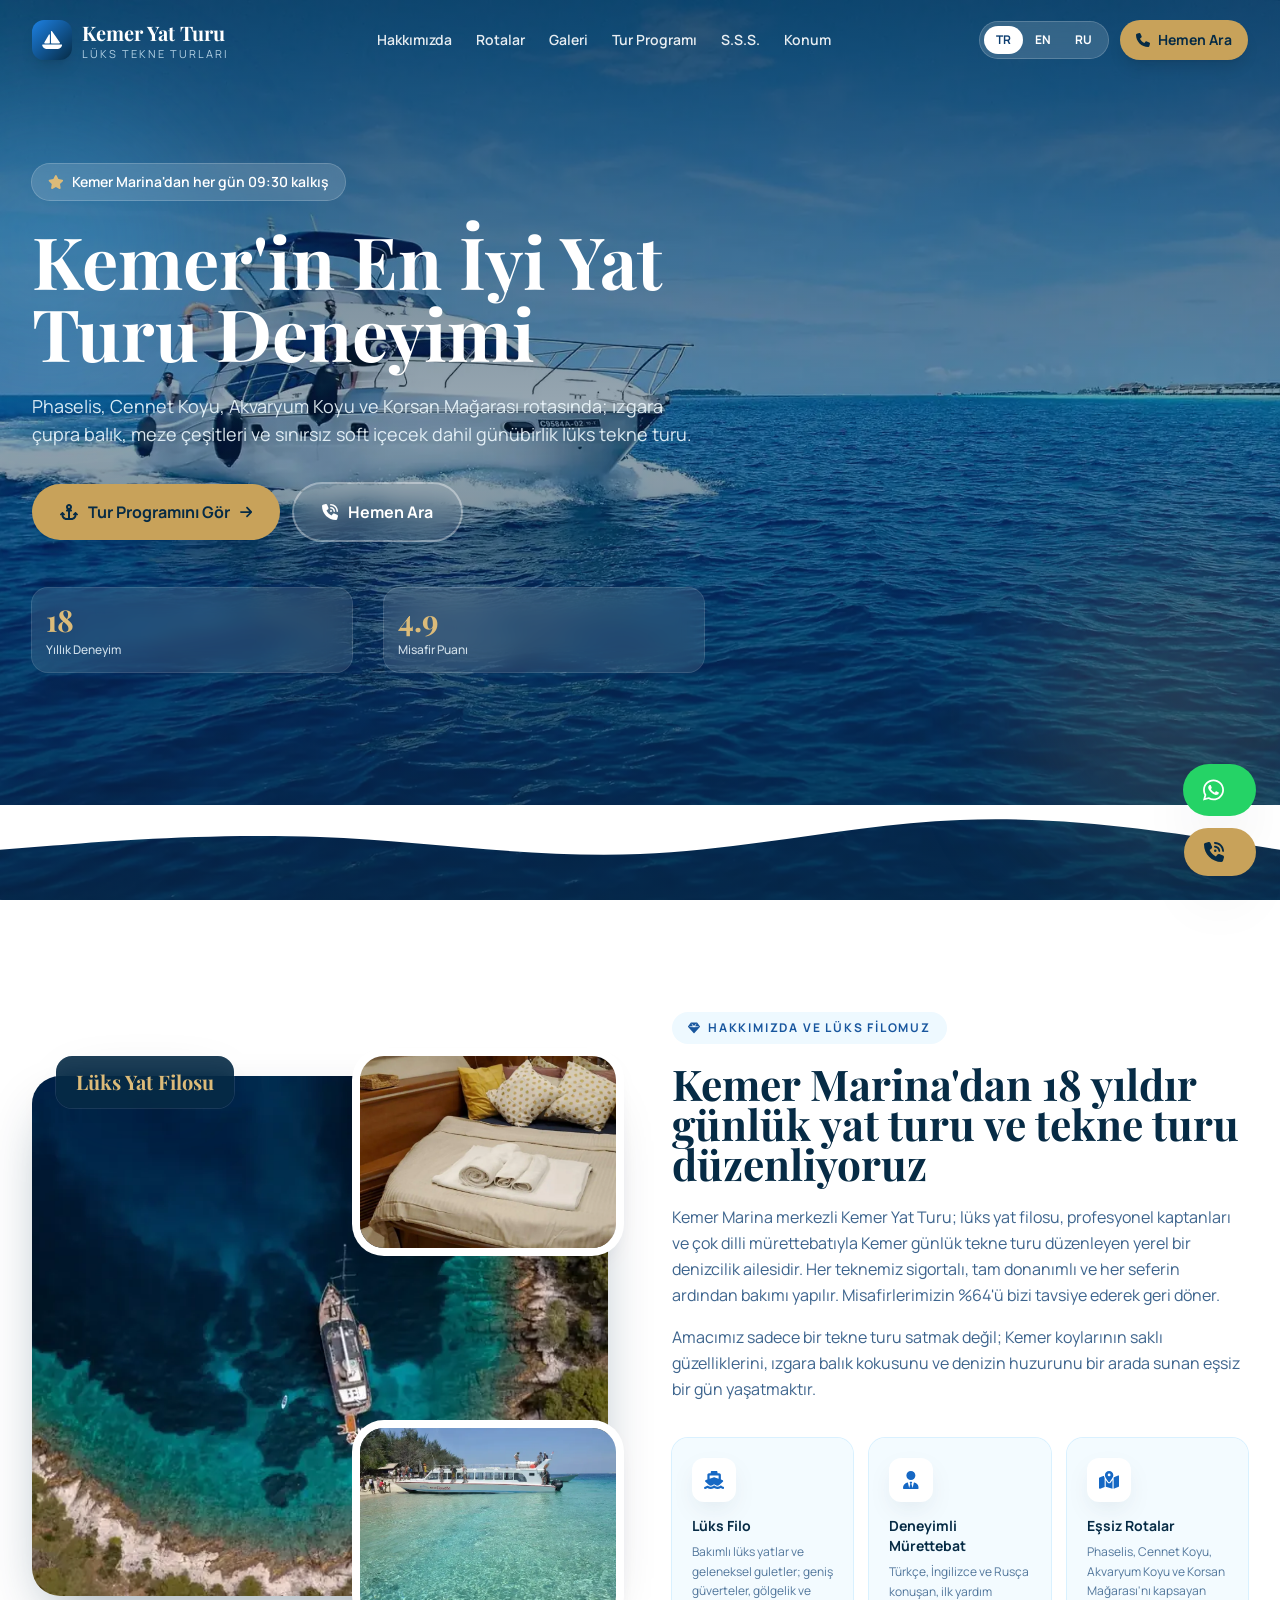
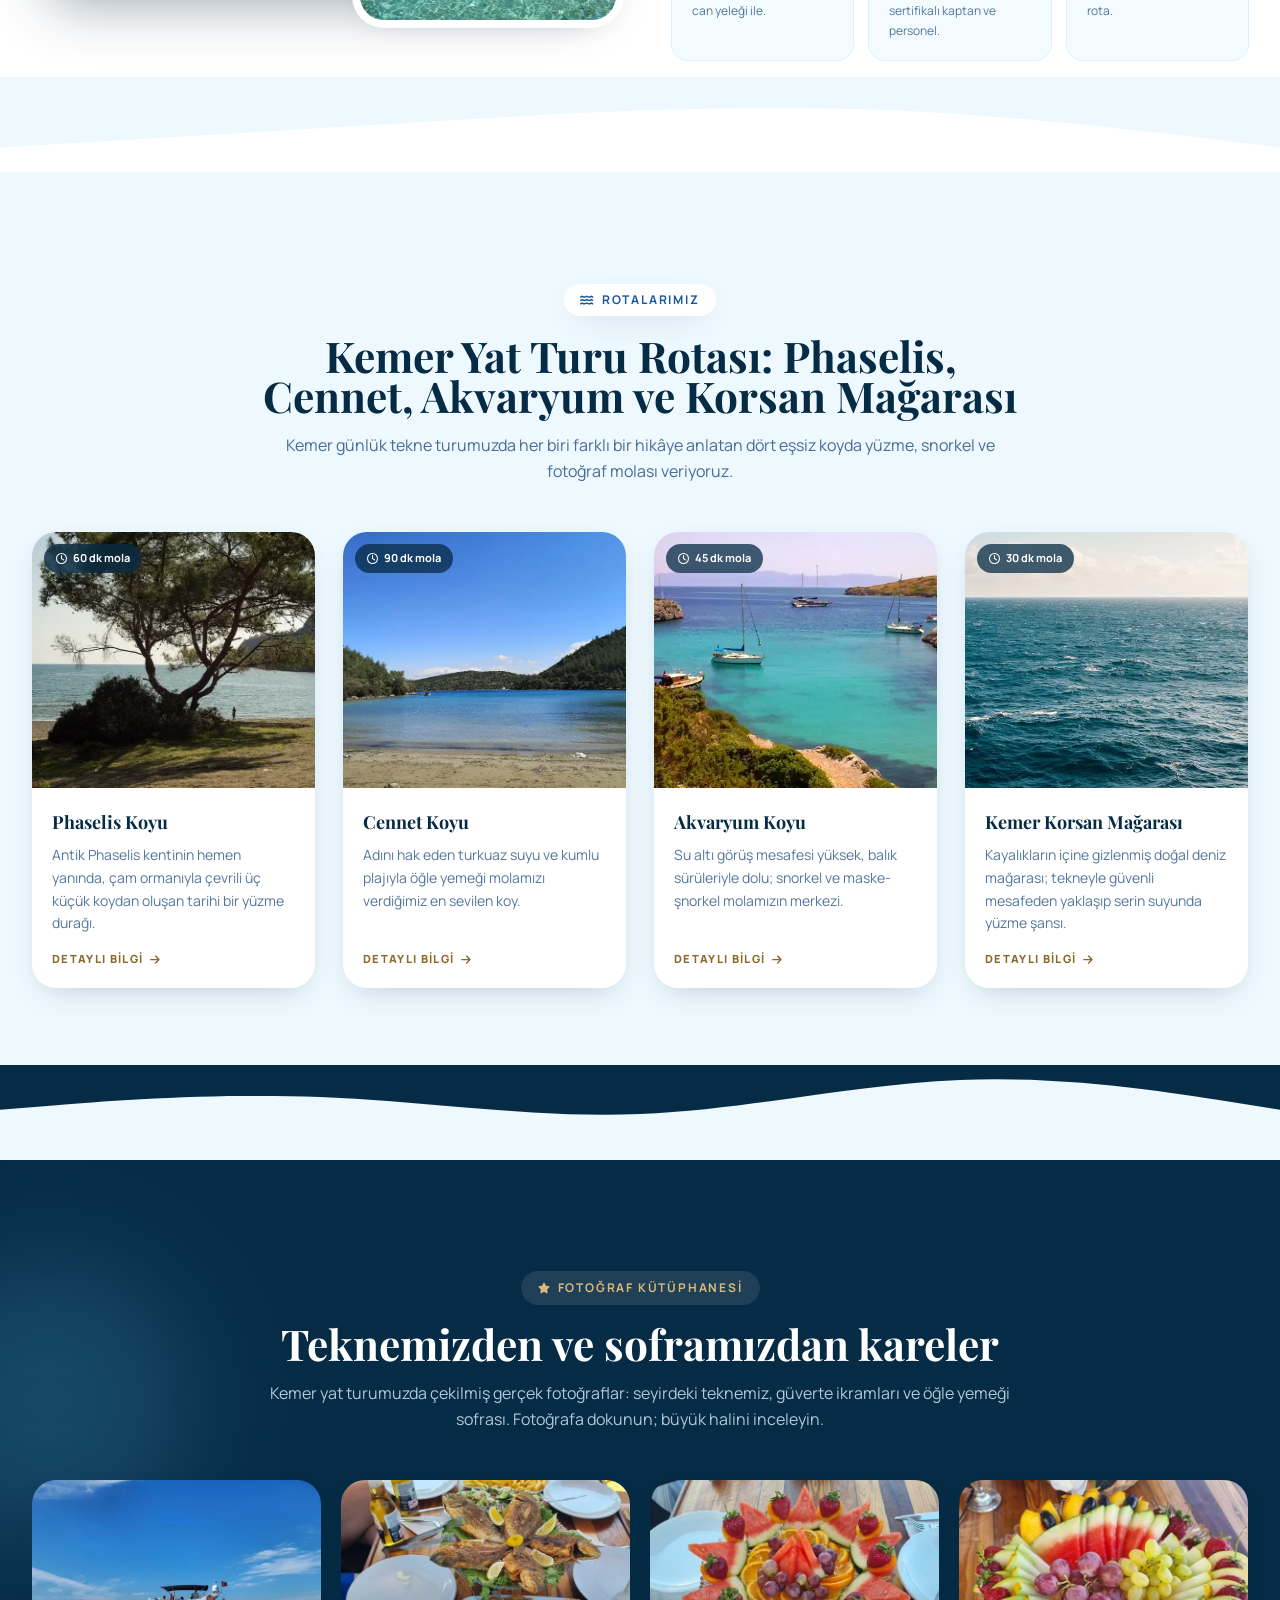
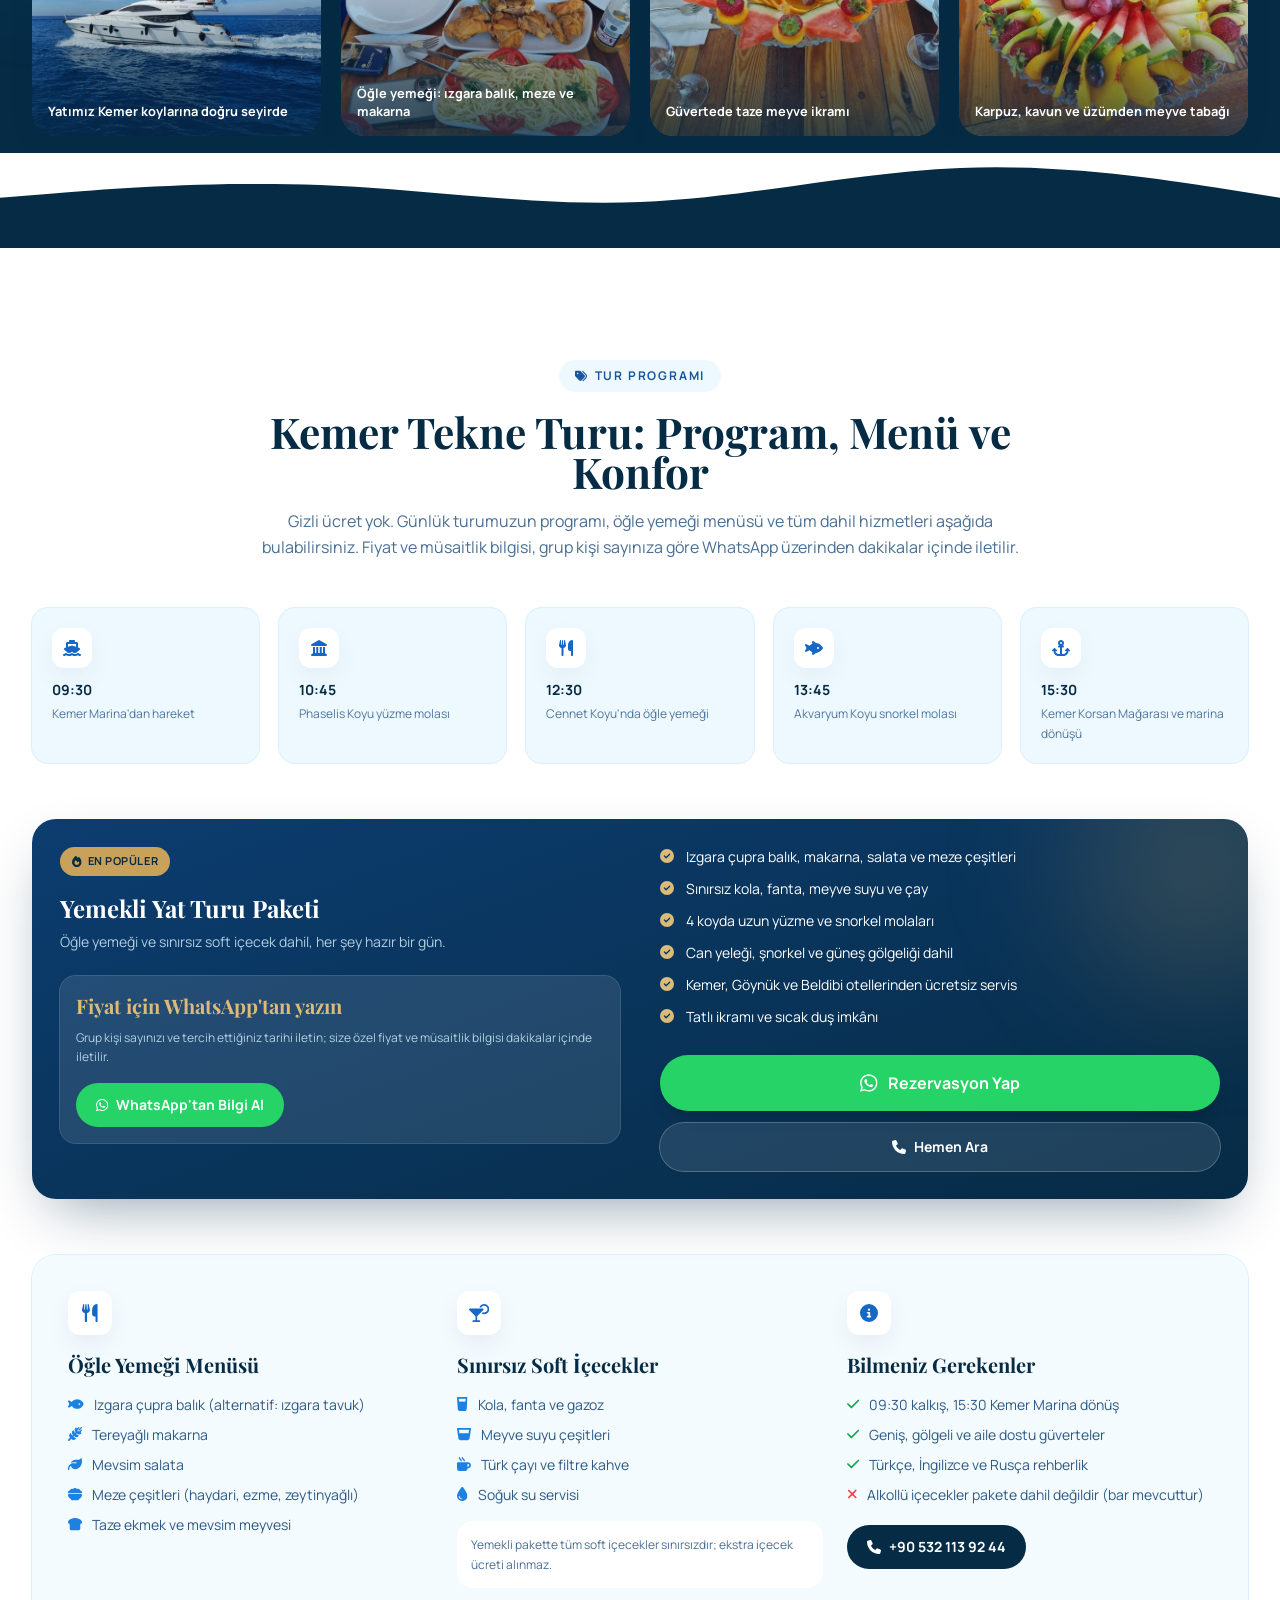
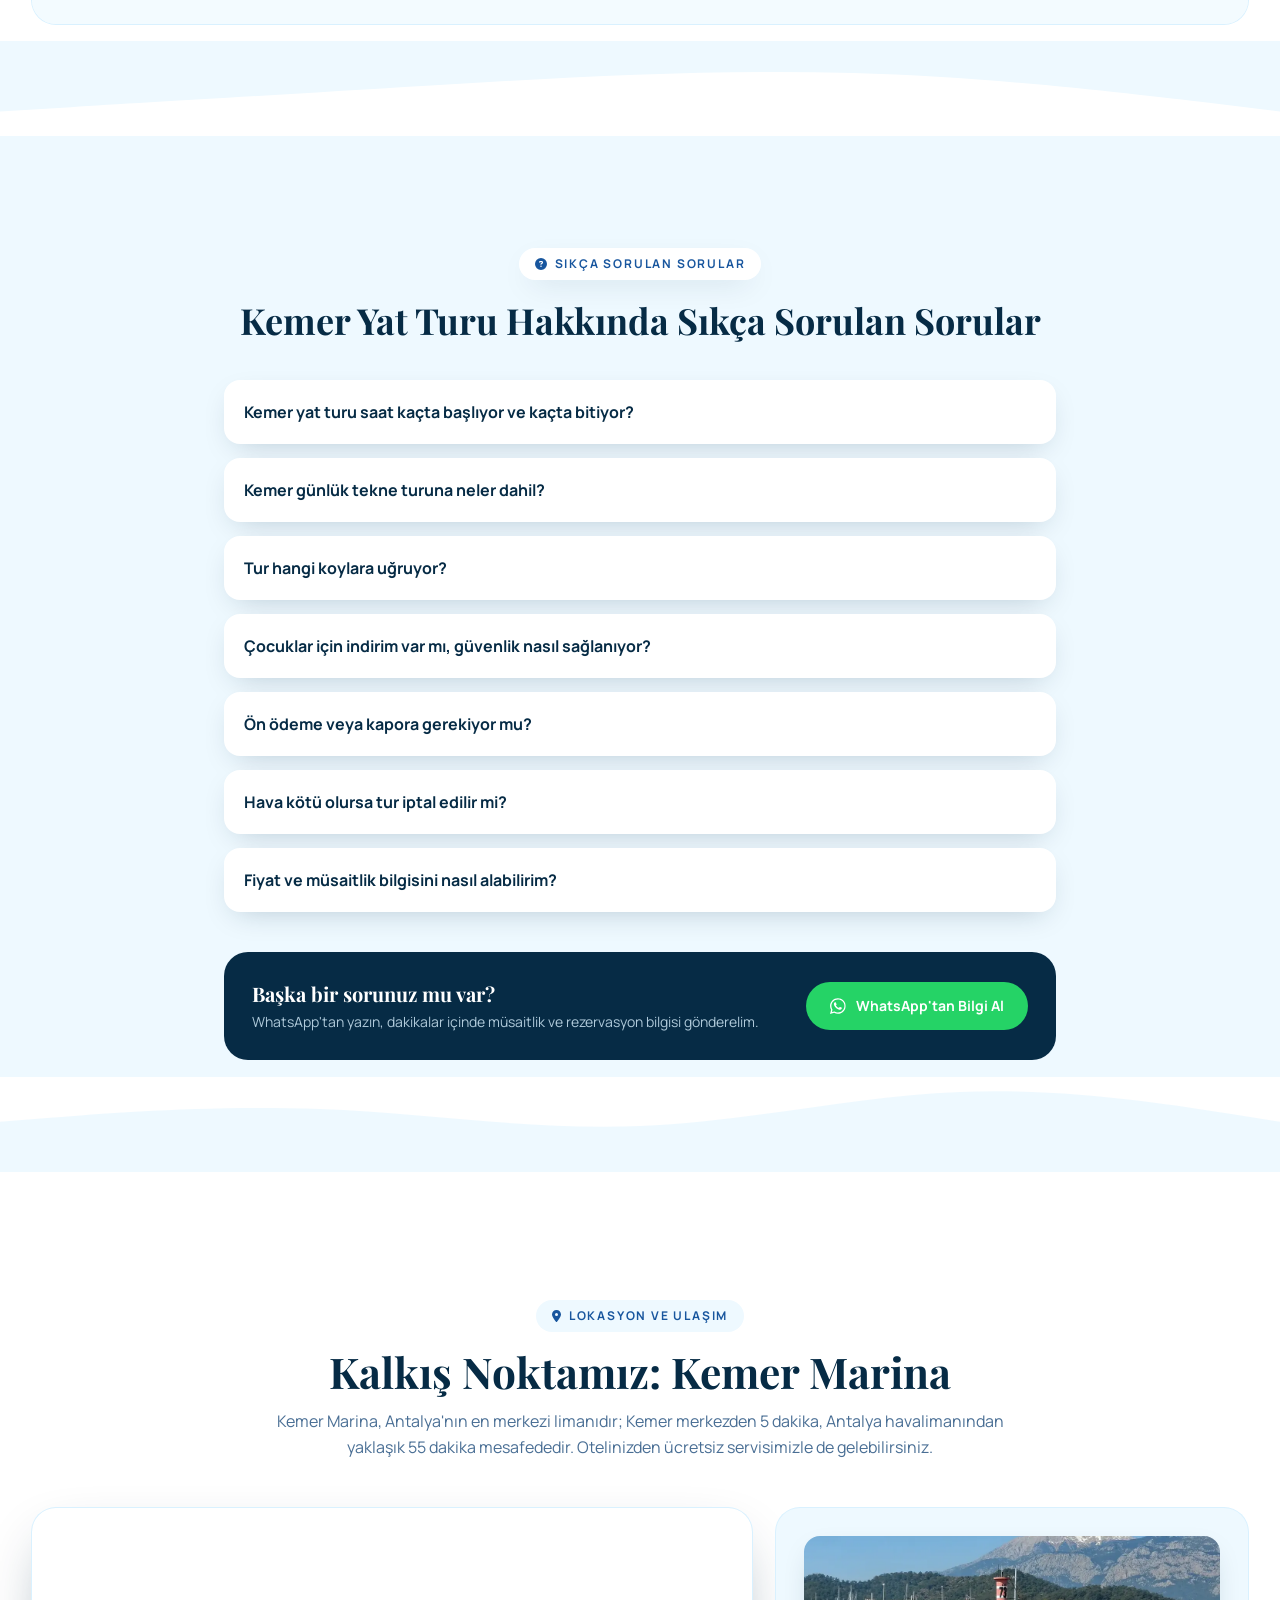
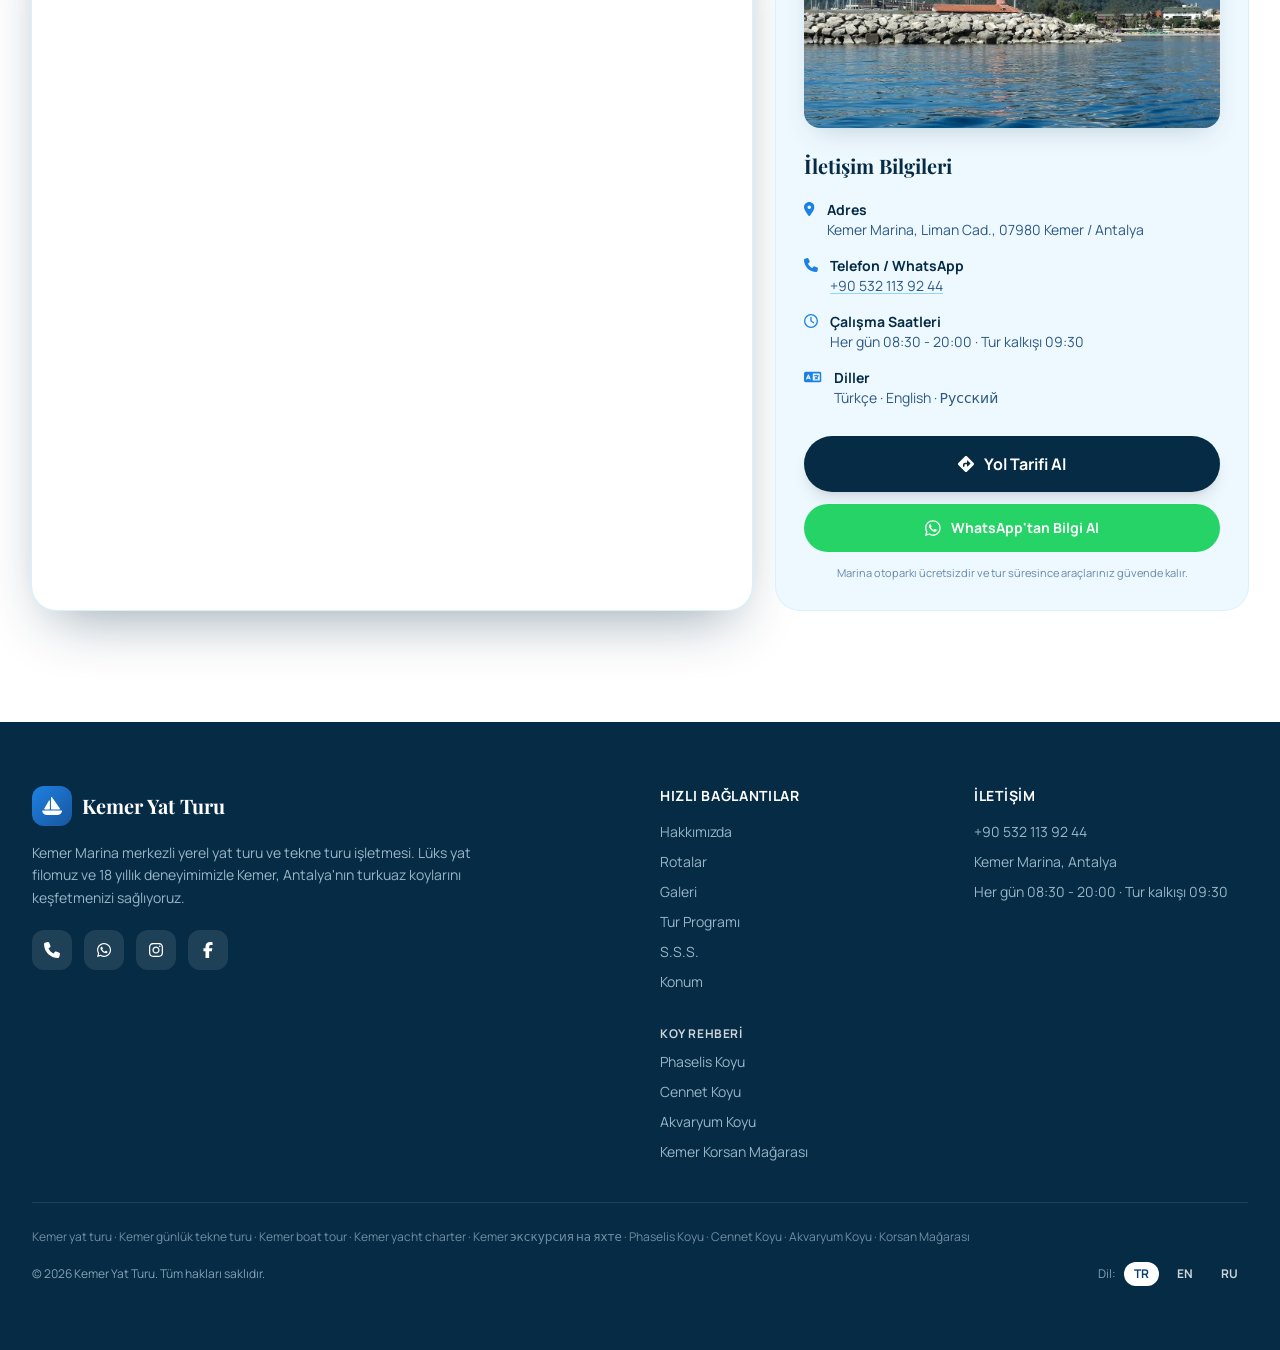
<file: index.html>
<!DOCTYPE html>
<html lang="tr" dir="ltr">
<head>
<meta charset="UTF-8">
<meta name="viewport" content="width=device-width, initial-scale=1.0">
<meta name="theme-color" content="#062b45">

<!-- ============ TEMEL SEO ============ -->
<title>Kemer Yat Turu | Günlük Tekne Turu ve Koy Rotaları</title>
<meta name="description" content="Kemer yat turu &amp; günlük tekne turu: Phaselis, Cennet Koyu, Akvaryum Koyu ve Korsan Mağarası rotaları. 09:30 Kemer Marina kalkış, öğle yemeği ve sınırsız soft içecek dahil. Fiyat ve müsaitlik için WhatsApp'tan yazın.">
<meta name="format-detection" content="telephone=no, address=no, email=no">
<meta name="robots" content="index, follow, max-image-preview:large, max-snippet:-1">
<meta name="author" content="Kemer Yat Turu">
<link rel="canonical" href="https://kemeryattur.com.tr/">
<link rel="alternate" hreflang="tr" href="https://kemeryattur.com.tr/">
<link rel="alternate" hreflang="x-default" href="https://kemeryattur.com.tr/">

<!-- ============ OPEN GRAPH / TWITTER ============ -->
<meta property="og:type" content="website">
<meta property="og:site_name" content="Kemer Yat Turu">
<meta property="og:locale" content="tr_TR">
<meta property="og:locale:alternate" content="en_US">
<meta property="og:locale:alternate" content="ru_RU">
<meta property="og:title" content="Kemer Yat Turu | Kemer'in En İyi Yat Turu Deneyimi">
<meta property="og:description" content="Lüks yat filosu, Phaselis ve Cennet Koyu rotaları, öğün ve sınırsız içecek dahil günlük tekne turu. Kemer Marina'dan 09:30 kalkış.">
<meta property="og:url" content="https://kemeryattur.com.tr/">
<meta property="og:image" content="https://kemeryattur.com.tr/images/hero-yacht.jpg">
<meta property="og:image:type" content="image/jpeg">
<meta property="og:image:width" content="1920">
<meta property="og:image:height" content="1320">
<meta property="og:image:alt" content="Kemer'de turkuaz denizde seyreden lüks yat – günlük tekne turu">
<meta name="twitter:card" content="summary_large_image">
<meta name="twitter:title" content="Kemer Yat Turu | Kemer'in En İyi Yat Turu Deneyimi">
<meta name="twitter:description" content="Phaselis, Cennet Koyu, Akvaryum Koyu ve Korsan Mağarası rotalı günlük yat turu. Kemer Marina 09:30 kalkış.">
<meta name="twitter:image" content="https://kemeryattur.com.tr/images/hero-yacht.jpg">
<meta name="twitter:image:alt" content="Kemer'de turkuaz denizde seyreden lüks yat – günlük tekne turu">

<link rel="icon" href="data:image/svg+xml,%3Csvg xmlns='http://www.w3.org/2000/svg' viewBox='0 0 32 32'%3E%3Crect width='32' height='32' rx='7' fill='%23062b45'/%3E%3Cpath d='M6 21h20l-2 4H8z' fill='%2338bdf8'/%3E%3Cpath d='M16 6l8 13H8z' fill='%23c8a25a'/%3E%3C/svg%3E">

<!-- ============ PERFORMANS ============ -->
<link rel="preload" as="font" type="font/woff2" href="assets/fonts/playfair-display-700-latin.woff2" crossorigin>
<link rel="preload" as="font" type="font/woff2" href="assets/fonts/playfair-display-700-latin-ext.woff2" crossorigin>
<link rel="preload" as="image" href="images/hero-yacht-1080.webp" type="image/webp" media="(max-width: 767px)" fetchpriority="high">
<link rel="preload" as="image" href="images/hero-yacht.webp" type="image/webp" media="(min-width: 768px)" fetchpriority="high">
<!-- Fontlar: self-host (assets/fonts/*.woff2) - Google Fonts CDN bagimliligi yok.
     @font-face tanimlari sayfaya gomuldu; kritik yolda ek istek olusmaz. -->
<style>
/* ==========================================================================
   Yerel font tanimlari (self-host) - Google Fonts CDN yerine
   Manrope 400/500/600/700/800, Playfair Display 600/700 (latin + latin-ext)
   Onbellek: vercel.json -> /assets/fonts/*.woff2 (immutable, 1 yil)
   ========================================================================== */
@font-face{font-family:'Manrope';font-style:normal;font-weight:400;font-display:swap;src:url('assets/fonts/manrope-400-latin-ext.woff2') format('woff2');unicode-range:U+0100-02BA, U+02BD-02C5, U+02C7-02CC, U+02CE-02D7, U+02DD-02FF, U+0304, U+0308, U+0329, U+1D00-1DBF, U+1E00-1E9F, U+1EF2-1EFF, U+2020, U+20A0-20AB, U+20AD-20C0, U+2113, U+2C60-2C7F, U+A720-A7FF}
@font-face{font-family:'Manrope';font-style:normal;font-weight:400;font-display:swap;src:url('assets/fonts/manrope-400-latin.woff2') format('woff2');unicode-range:U+0000-00FF, U+0131, U+0152-0153, U+02BB-02BC, U+02C6, U+02DA, U+02DC, U+0304, U+0308, U+0329, U+2000-206F, U+20AC, U+2122, U+2191, U+2193, U+2212, U+2215, U+FEFF, U+FFFD}
@font-face{font-family:'Manrope';font-style:normal;font-weight:500;font-display:swap;src:url('assets/fonts/manrope-500-latin-ext.woff2') format('woff2');unicode-range:U+0100-02BA, U+02BD-02C5, U+02C7-02CC, U+02CE-02D7, U+02DD-02FF, U+0304, U+0308, U+0329, U+1D00-1DBF, U+1E00-1E9F, U+1EF2-1EFF, U+2020, U+20A0-20AB, U+20AD-20C0, U+2113, U+2C60-2C7F, U+A720-A7FF}
@font-face{font-family:'Manrope';font-style:normal;font-weight:500;font-display:swap;src:url('assets/fonts/manrope-500-latin.woff2') format('woff2');unicode-range:U+0000-00FF, U+0131, U+0152-0153, U+02BB-02BC, U+02C6, U+02DA, U+02DC, U+0304, U+0308, U+0329, U+2000-206F, U+20AC, U+2122, U+2191, U+2193, U+2212, U+2215, U+FEFF, U+FFFD}
@font-face{font-family:'Manrope';font-style:normal;font-weight:600;font-display:swap;src:url('assets/fonts/manrope-600-latin-ext.woff2') format('woff2');unicode-range:U+0100-02BA, U+02BD-02C5, U+02C7-02CC, U+02CE-02D7, U+02DD-02FF, U+0304, U+0308, U+0329, U+1D00-1DBF, U+1E00-1E9F, U+1EF2-1EFF, U+2020, U+20A0-20AB, U+20AD-20C0, U+2113, U+2C60-2C7F, U+A720-A7FF}
@font-face{font-family:'Manrope';font-style:normal;font-weight:600;font-display:swap;src:url('assets/fonts/manrope-600-latin.woff2') format('woff2');unicode-range:U+0000-00FF, U+0131, U+0152-0153, U+02BB-02BC, U+02C6, U+02DA, U+02DC, U+0304, U+0308, U+0329, U+2000-206F, U+20AC, U+2122, U+2191, U+2193, U+2212, U+2215, U+FEFF, U+FFFD}
@font-face{font-family:'Manrope';font-style:normal;font-weight:700;font-display:swap;src:url('assets/fonts/manrope-700-latin-ext.woff2') format('woff2');unicode-range:U+0100-02BA, U+02BD-02C5, U+02C7-02CC, U+02CE-02D7, U+02DD-02FF, U+0304, U+0308, U+0329, U+1D00-1DBF, U+1E00-1E9F, U+1EF2-1EFF, U+2020, U+20A0-20AB, U+20AD-20C0, U+2113, U+2C60-2C7F, U+A720-A7FF}
@font-face{font-family:'Manrope';font-style:normal;font-weight:700;font-display:swap;src:url('assets/fonts/manrope-700-latin.woff2') format('woff2');unicode-range:U+0000-00FF, U+0131, U+0152-0153, U+02BB-02BC, U+02C6, U+02DA, U+02DC, U+0304, U+0308, U+0329, U+2000-206F, U+20AC, U+2122, U+2191, U+2193, U+2212, U+2215, U+FEFF, U+FFFD}
@font-face{font-family:'Manrope';font-style:normal;font-weight:800;font-display:swap;src:url('assets/fonts/manrope-800-latin-ext.woff2') format('woff2');unicode-range:U+0100-02BA, U+02BD-02C5, U+02C7-02CC, U+02CE-02D7, U+02DD-02FF, U+0304, U+0308, U+0329, U+1D00-1DBF, U+1E00-1E9F, U+1EF2-1EFF, U+2020, U+20A0-20AB, U+20AD-20C0, U+2113, U+2C60-2C7F, U+A720-A7FF}
@font-face{font-family:'Manrope';font-style:normal;font-weight:800;font-display:swap;src:url('assets/fonts/manrope-800-latin.woff2') format('woff2');unicode-range:U+0000-00FF, U+0131, U+0152-0153, U+02BB-02BC, U+02C6, U+02DA, U+02DC, U+0304, U+0308, U+0329, U+2000-206F, U+20AC, U+2122, U+2191, U+2193, U+2212, U+2215, U+FEFF, U+FFFD}
@font-face{font-family:'Playfair Display';font-style:normal;font-weight:600;font-display:swap;src:url('assets/fonts/playfair-display-600-latin-ext.woff2') format('woff2');unicode-range:U+0100-02BA, U+02BD-02C5, U+02C7-02CC, U+02CE-02D7, U+02DD-02FF, U+0304, U+0308, U+0329, U+1D00-1DBF, U+1E00-1E9F, U+1EF2-1EFF, U+2020, U+20A0-20AB, U+20AD-20C0, U+2113, U+2C60-2C7F, U+A720-A7FF}
@font-face{font-family:'Playfair Display';font-style:normal;font-weight:600;font-display:swap;src:url('assets/fonts/playfair-display-600-latin.woff2') format('woff2');unicode-range:U+0000-00FF, U+0131, U+0152-0153, U+02BB-02BC, U+02C6, U+02DA, U+02DC, U+0304, U+0308, U+0329, U+2000-206F, U+20AC, U+2122, U+2191, U+2193, U+2212, U+2215, U+FEFF, U+FFFD}
@font-face{font-family:'Playfair Display';font-style:normal;font-weight:700;font-display:swap;src:url('assets/fonts/playfair-display-700-latin-ext.woff2') format('woff2');unicode-range:U+0100-02BA, U+02BD-02C5, U+02C7-02CC, U+02CE-02D7, U+02DD-02FF, U+0304, U+0308, U+0329, U+1D00-1DBF, U+1E00-1E9F, U+1EF2-1EFF, U+2020, U+20A0-20AB, U+20AD-20C0, U+2113, U+2C60-2C7F, U+A720-A7FF}
@font-face{font-family:'Playfair Display';font-style:normal;font-weight:700;font-display:swap;src:url('assets/fonts/playfair-display-700-latin.woff2') format('woff2');unicode-range:U+0000-00FF, U+0131, U+0152-0153, U+02BB-02BC, U+02C6, U+02DA, U+02DC, U+0304, U+0308, U+0329, U+2000-206F, U+20AC, U+2122, U+2191, U+2193, U+2212, U+2215, U+FEFF, U+FFFD}
</style>

<!-- Tailwind CSS: cdn.tailwindcss.com betigi kaldirildi. Kullanilan siniflar derlenmis halde
     assets/tailwind.min.css dosyasinda durur (daha hizli acilis, tarayicida JIT derleme yok).
     Bu link, ozel CSS'ten SONRA gelir; boylece esit ozgullukte Tailwind kurallari kazanir (onceki sira korunur).
     ONEMLI: HTML'e yeni bir Tailwind sinifi (ornek: yeni renk, yeni bosluk degeri) eklerseniz bu dosya
     yeniden uretilmelidir; aksi halde o sinif gorunmez. Mevcut siniflarin degistirilmesi gerekmez. -->

<style>
  :root { scroll-behavior: smooth; scroll-padding-top: 84px; }
  body { overflow-x: hidden; }
  /* Bolumler arasi dalga gecisleri */
  .wave-divider { position: absolute; left: 0; width: 100%; line-height: 0; z-index: 10; pointer-events: none; }
  .wave-top { top: -1px; }
  .wave-bottom { bottom: -1px; transform: rotate(180deg); }
  .wave-divider svg { display: block; width: 100%; height: 58px; }
  @media (min-width: 768px) { .wave-divider svg { height: 96px; } }
  /* Kaydirma ile yumusak gorunum */
  .reveal { opacity: 0; transform: translateY(28px); transition: opacity .7s ease, transform .7s ease; will-change: opacity, transform; }
  .reveal.is-visible { opacity: 1; transform: none; }
  /* Rota kartlari hover buyume efekti */
  .bay-card img { transition: transform .7s cubic-bezier(.2,.7,.3,1); }
  .bay-card:hover img, .bay-card:focus-within img { transform: scale(1.09); }
  .bay-card { transition: transform .45s cubic-bezier(.2,.7,.3,1), box-shadow .45s ease; }
  .bay-card:hover, .bay-card:focus-within { transform: translateY(-8px); box-shadow: 0 28px 50px -22px rgba(6,43,69,.55); }
  /* Koy karti -> detay sayfasi baglantisi (stretched link):
     baslik bir baglanti, ::after katmani kartin tamamini tiklanabilir yapar. */
  .bay-card { position: relative; display: flex; flex-direction: column; }
  .bay-card > .p-5 { display: flex; flex-direction: column; flex: 1 1 auto; }
  .bay-link { color: inherit; }
  .bay-link::after { content: ""; position: absolute; inset: 0; z-index: 5; }
  .bay-link:focus-visible { outline: none; }
  .bay-link:focus-visible::after { outline: 3px solid #c8a25a; outline-offset: 3px; border-radius: 1.5rem; }
  .bay-card:hover .bay-link, .bay-card:focus-within .bay-link { text-decoration: underline; text-decoration-color: #c8a25a; text-decoration-thickness: 3px; text-underline-offset: 4px; }
  /* "Detayli bilgi" ipucu: gorsel ipucu, baglanti adini kirletmemesi icin aria-hidden */
  .bay-more { display: inline-flex; align-items: center; gap: .4rem; margin-top: auto; padding-top: 1rem; font-size: .7rem; font-weight: 800; letter-spacing: .12em; text-transform: uppercase; color: #8a6a2c; transition: gap .3s ease, color .3s ease; }
  .bay-card:hover .bay-more, .bay-card:focus-within .bay-more { gap: .7rem; color: #6f5522; }
  /* Hero arka plani: tam ekran deniz/yat gorseli */
  .hero-bg { --hero-grad: linear-gradient(180deg, rgba(6,43,69,.74) 0%, rgba(6,43,69,.42) 45%, rgba(6,43,69,.80) 100%); background-image: var(--hero-grad), url('images/hero-yacht.jpg'); background-size: cover; background-position: center; }
  /* WebP destekleyen tarayicilarda %57 daha kucuk gorsel; desteklemeyende ust satirdaki jpg kullanilir */
  .hero-bg { background-image: var(--hero-grad), -webkit-image-set(url('images/hero-yacht.webp') type('image/webp'), url('images/hero-yacht.jpg') type('image/jpeg')); background-image: var(--hero-grad), image-set(url('images/hero-yacht.webp') type('image/webp'), url('images/hero-yacht.jpg') type('image/jpeg')); }
  /* Mobil (<= 767px): ayni gorselin 1080 px genisligindeki kucultulmus surumu (274 KB -> 87 KB) */
  @media (max-width: 767px) { .hero-bg { background-image: var(--hero-grad), url('images/hero-yacht-1080.webp'); } }
  .lang-btn.is-active { background: #fff; color: #0c3d70; }
  .sticky-cta a:active { transform: scale(.97); }
  .faq-chevron { transition: transform .3s ease; }
  details.faq[open] .faq-chevron { transform: rotate(180deg); }
  /* S.S.S. sorusu: yazi satiri (20px) yerine tum kart genisliginde 44px'lik dokunma alani.
     Negatif margin sayesinde gorsel yerlesim degismez (WCAG 2.5.5 / mobil tap-target). */
  details.faq > summary { padding-top: 12px; padding-bottom: 12px; margin-top: -12px; margin-bottom: -12px; }
  .price-featured { background: linear-gradient(160deg, #0c3d70 0%, #062b45 100%); }
  /* Ikonlar: Font Awesome CDN yerine sayfaya gomulu SVG sprite kullanilir (bkz. <body> basi).
     Boyut, bulundugu metnin font-size'ina uyar; renk currentColor'dan alinir. */
  .i { height: 1em; width: auto; display: inline-block; vertical-align: -.125em; fill: currentColor; flex: none; }
  /* ===== Galeri (fotograf kutuphanesi): tiklanabilir kart + buyutme penceresi =====
     Kart bir <button>'dur: tiklaninca ayni fotografi buyuk halde gosterir (lightbox).
     Yeni Tailwind sinifi kullanilmadi; derlenmis CSS'in yeniden uretilmesi gerekmez. */
  .galeri-kart { position: relative; display: block; width: 100%; overflow: hidden; border-radius: 1.5rem; cursor: zoom-in; }
  .galeri-kart img { transition: transform .7s cubic-bezier(.2,.7,.3,1); }
  .galeri-kart:hover img, .galeri-kart:focus-within img { transform: scale(1.07); }
  .galeri-kart:focus-visible { outline: 3px solid #c8a25a; outline-offset: 3px; }
  .galeri-perde { position: absolute; inset: 0; background: linear-gradient(180deg, rgba(6,43,69,0) 40%, rgba(6,43,69,.74) 100%); }
  .galeri-yazi { position: absolute; left: 1rem; right: 1rem; bottom: 1rem; color: #fff; font-size: .8rem; font-weight: 700; line-height: 1.35; text-align: left; }
  /* Buyutme penceresi (lightbox): klavye ve mobil dokunma icin 44px hedefler */
  #galeri-lightbox { position: fixed; inset: 0; z-index: 90; display: none; }
  #galeri-lightbox.is-open { display: flex; align-items: center; justify-content: center; }
  body.lb-acik { overflow: hidden; }
  .lb-perde { position: absolute; inset: 0; background: rgba(4,25,41,.95); }
  /* Kisa ekranlarda (yatay telefon) icerik tasmasin: pencere kendi icinde kaydirilir.
     Ust bosluk, sag ustteki Kapat butonunun gorselin uzerine binmemesini saglar. */
  .lb-ic { position: relative; z-index: 1; display: flex; flex-direction: column; align-items: center; gap: .85rem; width: 100%; max-width: 1100px; max-height: 100vh; overflow-y: auto; padding: 3.5rem 1rem 1.25rem; }
  .lb-resim { width: auto; height: auto; max-width: 100%; max-height: 74vh; object-fit: contain; border-radius: 1.25rem; background: #062b45; }
  .lb-alt { max-width: 60ch; color: #dbe9f4; font-size: .82rem; line-height: 1.5; text-align: center; }
  .lb-kontroller { display: flex; align-items: center; justify-content: center; gap: .5rem; flex-wrap: wrap; }
  .lb-btn { display: inline-flex; align-items: center; justify-content: center; gap: .4rem; min-height: 44px; min-width: 44px; padding: .55rem .9rem; border-radius: 999px; background: rgba(255,255,255,.16); color: #fff; font-size: .78rem; font-weight: 700; transition: background .3s ease, color .3s ease; }
  .lb-btn:hover, .lb-btn:focus-visible { background: #c8a25a; color: #062b45; }
  .lb-btn:focus-visible { outline: 2px solid #fff; outline-offset: 2px; }
  .lb-geri svg { transform: rotate(180deg); }
  .lb-sayac { min-width: 4.5rem; text-align: center; color: #fff; font-size: .78rem; font-weight: 800; letter-spacing: .08em; }
  .lb-kapat { position: absolute; top: .5rem; right: .5rem; z-index: 2; }
  ::selection { background: #c8a25a; color: #062b45; }
  @media (prefers-reduced-motion: reduce) { * { animation: none !important; transition: none !important; } html { scroll-behavior: auto; } }
</style>
<style>
/* Kemer Yat Turu - Tailwind CSS (derlenmis statik surum) */
*,::before,::after{--tw-border-spacing-x:0;--tw-border-spacing-y:0;--tw-translate-x:0;--tw-translate-y:0;--tw-rotate:0;--tw-skew-x:0;--tw-skew-y:0;--tw-scale-x:1;--tw-scale-y:1;--tw-pan-x:;--tw-pan-y:;--tw-pinch-zoom:;--tw-scroll-snap-strictness:proximity;--tw-gradient-from-position:;--tw-gradient-via-position:;--tw-gradient-to-position:;--tw-ordinal:;--tw-slashed-zero:;--tw-numeric-figure:;--tw-numeric-spacing:;--tw-numeric-fraction:;--tw-ring-inset:;--tw-ring-offset-width:0px;--tw-ring-offset-color:#fff;--tw-ring-color:rgb(59 130 246 / 0.5);--tw-ring-offset-shadow:0 0 #0000;--tw-ring-shadow:0 0 #0000;--tw-shadow:0 0 #0000;--tw-shadow-colored:0 0 #0000;--tw-blur:;--tw-brightness:;--tw-contrast:;--tw-grayscale:;--tw-hue-rotate:;--tw-invert:;--tw-saturate:;--tw-sepia:;--tw-drop-shadow:;--tw-backdrop-blur:;--tw-backdrop-brightness:;--tw-backdrop-contrast:;--tw-backdrop-grayscale:;--tw-backdrop-hue-rotate:;--tw-backdrop-invert:;--tw-backdrop-opacity:;--tw-backdrop-saturate:;--tw-backdrop-sepia:;--tw-contain-size:;--tw-contain-layout:;--tw-contain-paint:;--tw-contain-style:}::backdrop{--tw-border-spacing-x:0;--tw-border-spacing-y:0;--tw-translate-x:0;--tw-translate-y:0;--tw-rotate:0;--tw-skew-x:0;--tw-skew-y:0;--tw-scale-x:1;--tw-scale-y:1;--tw-pan-x:;--tw-pan-y:;--tw-pinch-zoom:;--tw-scroll-snap-strictness:proximity;--tw-gradient-from-position:;--tw-gradient-via-position:;--tw-gradient-to-position:;--tw-ordinal:;--tw-slashed-zero:;--tw-numeric-figure:;--tw-numeric-spacing:;--tw-numeric-fraction:;--tw-ring-inset:;--tw-ring-offset-width:0px;--tw-ring-offset-color:#fff;--tw-ring-color:rgb(59 130 246 / 0.5);--tw-ring-offset-shadow:0 0 #0000;--tw-ring-shadow:0 0 #0000;--tw-shadow:0 0 #0000;--tw-shadow-colored:0 0 #0000;--tw-blur:;--tw-brightness:;--tw-contrast:;--tw-grayscale:;--tw-hue-rotate:;--tw-invert:;--tw-saturate:;--tw-sepia:;--tw-drop-shadow:;--tw-backdrop-blur:;--tw-backdrop-brightness:;--tw-backdrop-contrast:;--tw-backdrop-grayscale:;--tw-backdrop-hue-rotate:;--tw-backdrop-invert:;--tw-backdrop-opacity:;--tw-backdrop-saturate:;--tw-backdrop-sepia:;--tw-contain-size:;--tw-contain-layout:;--tw-contain-paint:;--tw-contain-style:}*,::after,::before{box-sizing:border-box;border-width:0;border-style:solid;border-color:#e5e7eb}::after,::before{--tw-content:''}:host,html{line-height:1.5;-webkit-text-size-adjust:100%;-moz-tab-size:4;tab-size:4;font-family:Manrope,system-ui,-apple-system,Segoe UI,sans-serif;font-feature-settings:normal;font-variation-settings:normal;-webkit-tap-highlight-color:transparent}body{margin:0;line-height:inherit}hr{height:0;color:inherit;border-top-width:1px}abbr:where([title]){-webkit-text-decoration:underline dotted;text-decoration:underline dotted}h1,h2,h3,h4,h5,h6{font-size:inherit;font-weight:inherit}a{color:inherit;text-decoration:inherit}b,strong{font-weight:bolder}code,kbd,pre,samp{font-family:ui-monospace,SFMono-Regular,Menlo,Monaco,Consolas,"Liberation Mono","Courier New",monospace;font-feature-settings:normal;font-variation-settings:normal;font-size:1em}small{font-size:80%}sub,sup{font-size:75%;line-height:0;position:relative;vertical-align:baseline}sub{bottom:-.25em}sup{top:-.5em}table{text-indent:0;border-color:inherit;border-collapse:collapse}button,input,optgroup,select,textarea{font-family:inherit;font-feature-settings:inherit;font-variation-settings:inherit;font-size:100%;font-weight:inherit;line-height:inherit;letter-spacing:inherit;color:inherit;margin:0;padding:0}button,select{text-transform:none}button,input:where([type=button]),input:where([type=reset]),input:where([type=submit]){-webkit-appearance:button;background-color:transparent;background-image:none}:-moz-focusring{outline:auto}:-moz-ui-invalid{box-shadow:none}progress{vertical-align:baseline}::-webkit-inner-spin-button,::-webkit-outer-spin-button{height:auto}[type=search]{-webkit-appearance:textfield;outline-offset:-2px}::-webkit-search-decoration{-webkit-appearance:none}::-webkit-file-upload-button{-webkit-appearance:button;font:inherit}summary{display:list-item}blockquote,dd,dl,figure,h1,h2,h3,h4,h5,h6,hr,p,pre{margin:0}fieldset{margin:0;padding:0}legend{padding:0}menu,ol,ul{list-style:none;margin:0;padding:0}dialog{padding:0}textarea{resize:vertical}input::placeholder,textarea::placeholder{opacity:1;color:#9ca3af}[role=button],button{cursor:pointer}:disabled{cursor:default}audio,canvas,embed,iframe,img,object,svg,video{display:block;vertical-align:middle}img,video{max-width:100%;height:auto}[hidden]:where(:not([hidden=until-found])){display:none}.sr-only{position:absolute;width:1px;height:1px;padding:0;margin:-1px;overflow:hidden;clip:rect(0,0,0,0);white-space:nowrap;border-width:0}.pointer-events-none{pointer-events:none}.fixed{position:fixed}.absolute{position:absolute}.relative{position:relative}.inset-x-0{left:0px;right:0px}.-bottom-6{bottom:-1.5rem}.-left-24{left:-6rem}.-right-16{right:-4rem}.-right-2{right:-0.5rem}.-right-20{right:-5rem}.-top-20{top:-5rem}.-top-5{top:-1.25rem}.bottom-10{bottom:2.5rem}.left-3{left:0.75rem}.left-4{left:1rem}.top-0{top:0px}.top-24{top:6rem}.top-3{top:0.75rem}.bottom-0{bottom:0px}.bottom-6{bottom:1.5rem}.right-6{right:1.5rem}.z-50{z-index:50}.order-last{order:9999}.mx-auto{margin-left:auto;margin-right:auto}.mb-3{margin-bottom:0.75rem}.mt-0\.5{margin-top:0.125rem}.mt-1{margin-top:0.25rem}.mt-1\.5{margin-top:0.375rem}.mt-10{margin-top:2.5rem}.mt-12{margin-top:3rem}.mt-14{margin-top:3.5rem}.mt-2{margin-top:0.5rem}.mt-3{margin-top:0.75rem}.mt-3\.5{margin-top:0.875rem}.mt-4{margin-top:1rem}.mt-5{margin-top:1.25rem}.mt-6{margin-top:1.5rem}.mt-7{margin-top:1.75rem}.mt-9{margin-top:2.25rem}.block{display:block}.flex{display:flex}.inline-flex{display:inline-flex}.grid{display:grid}.hidden{display:none}.h-10{height:2.5rem}.h-11{height:2.75rem}.h-16{height:4rem}.h-40{height:10rem}.h-56{height:14rem}.h-64{height:16rem}.h-72{height:18rem}.h-80{height:20rem}.h-\[320px\]{height:320px}.min-h-\[100svh\]{min-height:100svh}.w-10{width:2.5rem}.w-11{width:2.75rem}.w-56{width:14rem}.w-64{width:16rem}.w-72{width:18rem}.w-80{width:20rem}.w-full{width:100%}.max-w-2xl{max-width:42rem}.max-w-3xl{max-width:48rem}.max-w-4xl{max-width:56rem}.max-w-7xl{max-width:80rem}.max-w-0{max-width:0px}.max-w-md{max-width:28rem}.shrink-0{flex-shrink:0}.cursor-pointer{cursor:pointer}.grid-cols-3{grid-template-columns:repeat(3,minmax(0,1fr))}.grid-cols-2{grid-template-columns:repeat(2,minmax(0,1fr))}.flex-col{flex-direction:column}.place-items-center{place-items:center}.items-start{align-items:flex-start}.items-end{align-items:flex-end}.items-center{align-items:center}.items-stretch{align-items:stretch}.justify-center{justify-content:center}.justify-between{justify-content:space-between}.gap-1{gap:0.25rem}.gap-1\.5{gap:0.375rem}.gap-12{gap:3rem}.gap-2{gap:0.5rem}.gap-2\.5{gap:0.625rem}.gap-3{gap:0.75rem}.gap-3\.5{gap:0.875rem}.gap-4{gap:1rem}.gap-5{gap:1.25rem}.gap-6{gap:1.5rem}.gap-8{gap:2rem}.gap-10{gap:2.5rem}.space-y-2\.5>:not([hidden]) ~:not([hidden]){--tw-space-y-reverse:0;margin-top:calc(0.625rem * calc(1 - var(--tw-space-y-reverse)));margin-bottom:calc(0.625rem * var(--tw-space-y-reverse))}.space-y-3>:not([hidden]) ~:not([hidden]){--tw-space-y-reverse:0;margin-top:calc(0.75rem * calc(1 - var(--tw-space-y-reverse)));margin-bottom:calc(0.75rem * var(--tw-space-y-reverse))}.space-y-3\.5>:not([hidden]) ~:not([hidden]){--tw-space-y-reverse:0;margin-top:calc(0.875rem * calc(1 - var(--tw-space-y-reverse)));margin-bottom:calc(0.875rem * var(--tw-space-y-reverse))}.space-y-4>:not([hidden]) ~:not([hidden]){--tw-space-y-reverse:0;margin-top:calc(1rem * calc(1 - var(--tw-space-y-reverse)));margin-bottom:calc(1rem * var(--tw-space-y-reverse))}.overflow-hidden{overflow:hidden}.whitespace-nowrap{white-space:nowrap}.rounded-2xl{border-radius:1rem}.rounded-3xl{border-radius:1.5rem}.rounded-\[28px\]{border-radius:28px}.rounded-full{border-radius:9999px}.rounded-xl{border-radius:0.75rem}.border-0{border-width:0px}.border-t{border-top-width:1px}.border-white\/10{border-color:rgb(255 255 255 / 0.1)}.bg-\[\#25D366\]{--tw-bg-opacity:1;background-color:rgb(37 211 102 / var(--tw-bg-opacity,1))}.bg-gold-500{--tw-bg-opacity:1;background-color:rgb(200 162 90 / var(--tw-bg-opacity,1))}.bg-gold-500\/15{background-color:rgb(200 162 90 / 0.15)}.bg-gold-500\/20{background-color:rgb(200 162 90 / 0.2)}.bg-ocean-400\/20{background-color:rgb(89 192 255 / 0.2)}.bg-ocean-50{--tw-bg-opacity:1;background-color:rgb(238 249 255 / var(--tw-bg-opacity,1))}.bg-ocean-50\/70{background-color:rgb(238 249 255 / 0.7)}.bg-ocean-950{--tw-bg-opacity:1;background-color:rgb(6 43 69 / var(--tw-bg-opacity,1))}.bg-ocean-950\/75{background-color:rgb(6 43 69 / 0.75)}.bg-ocean-950\/90{background-color:rgb(6 43 69 / 0.9)}.bg-ocean-950\/95{background-color:rgb(6 43 69 / 0.95)}.bg-white{--tw-bg-opacity:1;background-color:rgb(255 255 255 / var(--tw-bg-opacity,1))}.bg-white\/10{background-color:rgb(255 255 255 / 0.1)}.bg-white\/15{background-color:rgb(255 255 255 / 0.15)}.bg-gradient-to-br{background-image:linear-gradient(to bottom right,var(--tw-gradient-stops))}.from-ocean-600{--tw-gradient-from:#1d81e3 var(--tw-gradient-from-position);--tw-gradient-to:rgb(29 129 227 / 0) var(--tw-gradient-to-position);--tw-gradient-stops:var(--tw-gradient-from),var(--tw-gradient-to)}.to-ocean-950{--tw-gradient-to:#062b45 var(--tw-gradient-to-position)}.to-ocean-800{--tw-gradient-to:#18569e var(--tw-gradient-to-position)}.object-cover{object-fit:cover}.p-1{padding:0.25rem}.p-3\.5{padding:0.875rem}.p-4{padding:1rem}.p-5{padding:1.25rem}.p-7{padding:1.75rem}.p-3{padding:0.75rem}.px-2\.5{padding-left:0.625rem;padding-right:0.625rem}.px-3{padding-left:0.75rem;padding-right:0.75rem}.px-4{padding-left:1rem;padding-right:1rem}.px-5{padding-left:1.25rem;padding-right:1.25rem}.px-6{padding-left:1.5rem;padding-right:1.5rem}.px-7{padding-left:1.75rem;padding-right:1.75rem}.py-1\.5{padding-top:0.375rem;padding-bottom:0.375rem}.py-2{padding-top:0.5rem;padding-bottom:0.5rem}.py-2\.5{padding-top:0.625rem;padding-bottom:0.625rem}.py-20{padding-top:5rem;padding-bottom:5rem}.py-3{padding-top:0.75rem;padding-bottom:0.75rem}.py-3\.5{padding-top:0.875rem;padding-bottom:0.875rem}.py-4{padding-top:1rem;padding-bottom:1rem}.py-1{padding-top:0.25rem;padding-bottom:0.25rem}.pb-2{padding-bottom:0.5rem}.pb-20{padding-bottom:5rem}.pb-32{padding-bottom:8rem}.pt-24{padding-top:6rem}.pt-16{padding-top:4rem}.pt-6{padding-top:1.5rem}.text-center{text-align:center}.font-display{font-family:"Playfair Display",Georgia,serif}.font-sans{font-family:Manrope,system-ui,-apple-system,Segoe UI,sans-serif}.text-2xl{font-size:1.5rem;line-height:2rem}.text-3xl{font-size:1.875rem;line-height:2.25rem}.text-4xl{font-size:2.25rem;line-height:2.5rem}.text-5xl{font-size:3rem;line-height:1}.text-\[10px\]{font-size:10px}.text-\[11px\]{font-size:11px}.text-base{font-size:1rem;line-height:1.5rem}.text-lg{font-size:1.125rem;line-height:1.75rem}.text-sm{font-size:0.875rem;line-height:1.25rem}.text-xl{font-size:1.25rem;line-height:1.75rem}.text-xs{font-size:0.75rem;line-height:1rem}.font-bold{font-weight:700}.font-medium{font-weight:500}.font-semibold{font-weight:600}.uppercase{text-transform:uppercase}.leading-\[1\.1\]{line-height:1.1}.leading-relaxed{line-height:1.625}.leading-tight{line-height:1.25}.tracking-\[0\.15em\]{letter-spacing:0.15em}.tracking-\[0\.18em\]{letter-spacing:0.18em}.tracking-wider{letter-spacing:0.05em}.text-gold-400{--tw-text-opacity:1;color:rgb(220 187 121 / var(--tw-text-opacity,1))}.text-green-600{--tw-text-opacity:1;color:rgb(22 163 74 / var(--tw-text-opacity,1))}.text-ocean-100\/70{color:rgb(217 241 255 / 0.7)}.text-ocean-100\/80{color:rgb(217 241 255 / 0.8)}.text-ocean-50{--tw-text-opacity:1;color:rgb(238 249 255 / var(--tw-text-opacity,1))}.text-ocean-50\/85{color:rgb(238 249 255 / 0.85)}.text-ocean-50\/90{color:rgb(238 249 255 / 0.9)}.text-ocean-600{--tw-text-opacity:1;color:rgb(29 129 227 / var(--tw-text-opacity,1))}.text-ocean-700{--tw-text-opacity:1;color:rgb(22 104 196 / var(--tw-text-opacity,1))}.text-ocean-800{--tw-text-opacity:1;color:rgb(24 86 158 / var(--tw-text-opacity,1))}.text-ocean-900\/70{color:rgb(12 61 112 / 0.7)}.text-ocean-900\/75{color:rgb(12 61 112 / 0.75)}.text-ocean-900\/80{color:rgb(12 61 112 / 0.8)}.text-ocean-900\/85{color:rgb(12 61 112 / 0.85)}.text-ocean-950{--tw-text-opacity:1;color:rgb(6 43 69 / var(--tw-text-opacity,1))}.text-red-500{--tw-text-opacity:1;color:rgb(239 68 68 / var(--tw-text-opacity,1))}.text-white{--tw-text-opacity:1;color:rgb(255 255 255 / var(--tw-text-opacity,1))}.text-white\/90{color:rgb(255 255 255 / 0.9)}.text-ocean-100{--tw-text-opacity:1;color:rgb(217 241 255 / var(--tw-text-opacity,1))}.text-ocean-100\/50{color:rgb(217 241 255 / 0.5)}.text-ocean-100\/60{color:rgb(217 241 255 / 0.6)}.text-ocean-900\/60{color:rgb(12 61 112 / 0.6)}.text-white\/80{color:rgb(255 255 255 / 0.8)}.underline{-webkit-text-decoration-line:underline;text-decoration-line:underline}.decoration-ocean-300{-webkit-text-decoration-color:#8ed8ff;text-decoration-color:#8ed8ff}.underline-offset-2{text-underline-offset:2px}.antialiased{-webkit-font-smoothing:antialiased;-moz-osx-font-smoothing:grayscale}.opacity-0{opacity:0}.shadow-card{--tw-shadow:0 10px 30px -12px rgba(6,43,69,.25);--tw-shadow-colored:0 10px 30px -12px var(--tw-shadow-color);box-shadow:var(--tw-ring-offset-shadow,0 0 #0000),var(--tw-ring-shadow,0 0 #0000),var(--tw-shadow)}.shadow-lg{--tw-shadow:0 10px 15px -3px rgb(0 0 0 / 0.1),0 4px 6px -4px rgb(0 0 0 / 0.1);--tw-shadow-colored:0 10px 15px -3px var(--tw-shadow-color),0 4px 6px -4px var(--tw-shadow-color);box-shadow:var(--tw-ring-offset-shadow,0 0 #0000),var(--tw-ring-shadow,0 0 #0000),var(--tw-shadow)}.shadow-lux{--tw-shadow:0 24px 60px -20px rgba(6,43,69,.45);--tw-shadow-colored:0 24px 60px -20px var(--tw-shadow-color);box-shadow:var(--tw-ring-offset-shadow,0 0 #0000),var(--tw-ring-shadow,0 0 #0000),var(--tw-shadow)}.ring-1{--tw-ring-offset-shadow:var(--tw-ring-inset) 0 0 0 var(--tw-ring-offset-width) var(--tw-ring-offset-color);--tw-ring-shadow:var(--tw-ring-inset) 0 0 0 calc(1px + var(--tw-ring-offset-width)) var(--tw-ring-color);box-shadow:var(--tw-ring-offset-shadow),var(--tw-ring-shadow),var(--tw-shadow,0 0 #0000)}.ring-2{--tw-ring-offset-shadow:var(--tw-ring-inset) 0 0 0 var(--tw-ring-offset-width) var(--tw-ring-offset-color);--tw-ring-shadow:var(--tw-ring-inset) 0 0 0 calc(2px + var(--tw-ring-offset-width)) var(--tw-ring-color);box-shadow:var(--tw-ring-offset-shadow),var(--tw-ring-shadow),var(--tw-shadow,0 0 #0000)}.ring-8{--tw-ring-offset-shadow:var(--tw-ring-inset) 0 0 0 var(--tw-ring-offset-width) var(--tw-ring-offset-color);--tw-ring-shadow:var(--tw-ring-inset) 0 0 0 calc(8px + var(--tw-ring-offset-width)) var(--tw-ring-color);box-shadow:var(--tw-ring-offset-shadow),var(--tw-ring-shadow),var(--tw-shadow,0 0 #0000)}.ring-ocean-100{--tw-ring-opacity:1;--tw-ring-color:rgb(217 241 255 / var(--tw-ring-opacity,1))}.ring-white{--tw-ring-opacity:1;--tw-ring-color:rgb(255 255 255 / var(--tw-ring-opacity,1))}.ring-white\/10{--tw-ring-color:rgb(255 255 255 / 0.1)}.ring-white\/20{--tw-ring-color:rgb(255 255 255 / 0.2)}.ring-white\/30{--tw-ring-color:rgb(255 255 255 / 0.3)}.ring-white\/40{--tw-ring-color:rgb(255 255 255 / 0.4)}.blur-3xl{--tw-blur:blur(64px);filter:var(--tw-blur) var(--tw-brightness) var(--tw-contrast) var(--tw-grayscale) var(--tw-hue-rotate) var(--tw-invert) var(--tw-saturate) var(--tw-sepia) var(--tw-drop-shadow)}.backdrop-blur-md{--tw-backdrop-blur:blur(12px);-webkit-backdrop-filter:var(--tw-backdrop-blur) var(--tw-backdrop-brightness) var(--tw-backdrop-contrast) var(--tw-backdrop-grayscale) var(--tw-backdrop-hue-rotate) var(--tw-backdrop-invert) var(--tw-backdrop-opacity) var(--tw-backdrop-saturate) var(--tw-backdrop-sepia);backdrop-filter:var(--tw-backdrop-blur) var(--tw-backdrop-brightness) var(--tw-backdrop-contrast) var(--tw-backdrop-grayscale) var(--tw-backdrop-hue-rotate) var(--tw-backdrop-invert) var(--tw-backdrop-opacity) var(--tw-backdrop-saturate) var(--tw-backdrop-sepia)}.backdrop-blur-xl{--tw-backdrop-blur:blur(24px);-webkit-backdrop-filter:var(--tw-backdrop-blur) var(--tw-backdrop-brightness) var(--tw-backdrop-contrast) var(--tw-backdrop-grayscale) var(--tw-backdrop-hue-rotate) var(--tw-backdrop-invert) var(--tw-backdrop-opacity) var(--tw-backdrop-saturate) var(--tw-backdrop-sepia);backdrop-filter:var(--tw-backdrop-blur) var(--tw-backdrop-brightness) var(--tw-backdrop-contrast) var(--tw-backdrop-grayscale) var(--tw-backdrop-hue-rotate) var(--tw-backdrop-invert) var(--tw-backdrop-opacity) var(--tw-backdrop-saturate) var(--tw-backdrop-sepia)}.backdrop-blur-lg{--tw-backdrop-blur:blur(16px);-webkit-backdrop-filter:var(--tw-backdrop-blur) var(--tw-backdrop-brightness) var(--tw-backdrop-contrast) var(--tw-backdrop-grayscale) var(--tw-backdrop-hue-rotate) var(--tw-backdrop-invert) var(--tw-backdrop-opacity) var(--tw-backdrop-saturate) var(--tw-backdrop-sepia);backdrop-filter:var(--tw-backdrop-blur) var(--tw-backdrop-brightness) var(--tw-backdrop-contrast) var(--tw-backdrop-grayscale) var(--tw-backdrop-hue-rotate) var(--tw-backdrop-invert) var(--tw-backdrop-opacity) var(--tw-backdrop-saturate) var(--tw-backdrop-sepia)}.transition{transition-property:color,background-color,border-color,fill,stroke,opacity,box-shadow,transform,filter,-webkit-text-decoration-color,-webkit-backdrop-filter;transition-property:color,background-color,border-color,text-decoration-color,fill,stroke,opacity,box-shadow,transform,filter,backdrop-filter;transition-property:color,background-color,border-color,text-decoration-color,fill,stroke,opacity,box-shadow,transform,filter,backdrop-filter,-webkit-text-decoration-color,-webkit-backdrop-filter;transition-timing-function:cubic-bezier(0.4,0,0.2,1);transition-duration:150ms}.transition-all{transition-property:all;transition-timing-function:cubic-bezier(0.4,0,0.2,1);transition-duration:150ms}.duration-300{transition-duration:300ms}.open\:ring-2[open]{--tw-ring-offset-shadow:var(--tw-ring-inset) 0 0 0 var(--tw-ring-offset-width) var(--tw-ring-offset-color);--tw-ring-shadow:var(--tw-ring-inset) 0 0 0 calc(2px + var(--tw-ring-offset-width)) var(--tw-ring-color);box-shadow:var(--tw-ring-offset-shadow),var(--tw-ring-shadow),var(--tw-shadow,0 0 #0000)}.open\:ring-ocean-200[open]{--tw-ring-opacity:1;--tw-ring-color:rgb(188 231 255 / var(--tw-ring-opacity,1))}.hover\:-translate-y-0\.5:hover{--tw-translate-y:-0.125rem;transform:translate(var(--tw-translate-x),var(--tw-translate-y)) rotate(var(--tw-rotate)) skewX(var(--tw-skew-x)) skewY(var(--tw-skew-y)) scaleX(var(--tw-scale-x)) scaleY(var(--tw-scale-y))}.hover\:bg-gold-400:hover{--tw-bg-opacity:1;background-color:rgb(220 187 121 / var(--tw-bg-opacity,1))}.hover\:bg-ocean-50:hover{--tw-bg-opacity:1;background-color:rgb(238 249 255 / var(--tw-bg-opacity,1))}.hover\:bg-ocean-900:hover{--tw-bg-opacity:1;background-color:rgb(12 61 112 / var(--tw-bg-opacity,1))}.hover\:bg-white:hover{--tw-bg-opacity:1;background-color:rgb(255 255 255 / var(--tw-bg-opacity,1))}.hover\:bg-white\/10:hover{background-color:rgb(255 255 255 / 0.1)}.hover\:bg-\[\#25D366\]:hover{--tw-bg-opacity:1;background-color:rgb(37 211 102 / var(--tw-bg-opacity,1))}.hover\:bg-gold-500:hover{--tw-bg-opacity:1;background-color:rgb(200 162 90 / var(--tw-bg-opacity,1))}.hover\:text-gold-400:hover{--tw-text-opacity:1;color:rgb(220 187 121 / var(--tw-text-opacity,1))}.hover\:text-ocean-950:hover{--tw-text-opacity:1;color:rgb(6 43 69 / var(--tw-text-opacity,1))}.hover\:text-ocean-700:hover{--tw-text-opacity:1;color:rgb(22 104 196 / var(--tw-text-opacity,1))}.hover\:brightness-110:hover{--tw-brightness:brightness(1.1);filter:var(--tw-blur) var(--tw-brightness) var(--tw-contrast) var(--tw-grayscale) var(--tw-hue-rotate) var(--tw-invert) var(--tw-saturate) var(--tw-sepia) var(--tw-drop-shadow)}.active\:scale-95:active{--tw-scale-x:.95;--tw-scale-y:.95;transform:translate(var(--tw-translate-x),var(--tw-translate-y)) rotate(var(--tw-rotate)) skewX(var(--tw-skew-x)) skewY(var(--tw-skew-y)) scaleX(var(--tw-scale-x)) scaleY(var(--tw-scale-y))}.group:hover .group-hover\:max-w-\[220px\]{max-width:220px}.group:hover .group-hover\:translate-x-1{--tw-translate-x:0.25rem;transform:translate(var(--tw-translate-x),var(--tw-translate-y)) rotate(var(--tw-rotate)) skewX(var(--tw-skew-x)) skewY(var(--tw-skew-y)) scaleX(var(--tw-scale-x)) scaleY(var(--tw-scale-y))}.group:hover .group-hover\:text-gold-400{--tw-text-opacity:1;color:rgb(220 187 121 / var(--tw-text-opacity,1))}.group:hover .group-hover\:opacity-100{opacity:1}@media (min-width:640px){.sm\:block{display:block}.sm\:h-60{height:15rem}.sm\:h-\[420px\]{height:420px}.sm\:grid-cols-2{grid-template-columns:repeat(2,minmax(0,1fr))}.sm\:grid-cols-3{grid-template-columns:repeat(3,minmax(0,1fr))}.sm\:flex-row{flex-direction:row}.sm\:items-center{align-items:center}.sm\:justify-between{justify-content:space-between}.sm\:px-6{padding-left:1.5rem;padding-right:1.5rem}.sm\:text-left{text-align:left}.sm\:text-4xl{font-size:2.25rem;line-height:2.5rem}.sm\:text-5xl{font-size:3rem;line-height:1}}@media (min-width:768px){.md\:left-6{left:1.5rem}.md\:col-span-2{grid-column:span 2 / span 2}.md\:flex{display:flex}.md\:inline-flex{display:inline-flex}.md\:hidden{display:none}.md\:h-20{height:5rem}.md\:h-48{height:12rem}.md\:h-\[440px\]{height:440px}.md\:w-64{width:16rem}.md\:grid-cols-4{grid-template-columns:repeat(4,minmax(0,1fr))}.md\:gap-3{gap:0.75rem}.md\:p-9{padding:2.25rem}.md\:px-3{padding-left:0.75rem;padding-right:0.75rem}.md\:py-28{padding-top:7rem;padding-bottom:7rem}.md\:pb-28{padding-bottom:7rem}.md\:pb-40{padding-bottom:10rem}.md\:pt-32{padding-top:8rem}.md\:pb-16{padding-bottom:4rem}.md\:text-3xl{font-size:1.875rem;line-height:2.25rem}.md\:text-\[11px\]{font-size:11px}.md\:text-base{font-size:1rem;line-height:1.5rem}.md\:text-lg{font-size:1.125rem;line-height:1.75rem}.md\:text-sm{font-size:0.875rem;line-height:1.25rem}.md\:text-xl{font-size:1.25rem;line-height:1.75rem}.md\:text-xs{font-size:0.75rem;line-height:1rem}}@media (min-width:1024px){.lg\:order-first{order:-9999}.lg\:col-span-3{grid-column:span 3 / span 3}.lg\:col-span-2{grid-column:span 2 / span 2}.lg\:mx-0{margin-left:0px;margin-right:0px}.lg\:mt-0{margin-top:0px}.lg\:flex{display:flex}.lg\:hidden{display:none}.lg\:h-64{height:16rem}.lg\:h-\[520px\]{height:520px}.lg\:w-1\/2{width:50%}.lg\:grid-cols-2{grid-template-columns:repeat(2,minmax(0,1fr))}.lg\:grid-cols-3{grid-template-columns:repeat(3,minmax(0,1fr))}.lg\:grid-cols-4{grid-template-columns:repeat(4,minmax(0,1fr))}.lg\:grid-cols-5{grid-template-columns:repeat(5,minmax(0,1fr))}.lg\:justify-start{justify-content:flex-start}.lg\:gap-10{gap:2.5rem}.lg\:gap-16{gap:4rem}.lg\:gap-7{gap:1.75rem}.lg\:gap-8{gap:2rem}.lg\:px-8{padding-left:2rem;padding-right:2rem}.lg\:text-left{text-align:left}.lg\:text-6xl{font-size:3.75rem;line-height:1}.lg\:text-\[2\.65rem\]{font-size:2.65rem}}@media (min-width:1280px){.xl\:text-7xl{font-size:4.5rem;line-height:1}}
</style>
<!-- ============ YAPISAL VERI (JSON-LD) - LocalBusiness / TravelAgency ============ -->
<script type="application/ld+json">
{
  "@context": "https://schema.org",
  "@type": ["TravelAgency", "LocalBusiness", "TouristInformationCenter"],
  "@id": "https://kemeryattur.com.tr/#business",
  "name": "Kemer Yat Turu",
  "alternateName": "Kemer Yacht Tours & Boat Trips",
  "description": "Kemer Marina merkezli profesyonel yat turu ve günlük tekne turu işletmesi. Phaselis, Cennet Koyu, Akvaryum Koyu ve Korsan Mağarası rotalarında günübirlik deniz turları düzenler.",
  "url": "https://kemeryattur.com.tr/",
  "image": [
    "https://kemeryattur.com.tr/images/hero-yacht.webp",
    "https://kemeryattur.com.tr/images/phaselis-koyu.webp",
    "https://kemeryattur.com.tr/images/kemer-marina.webp"
  ],
  "logo": "https://kemeryattur.com.tr/images/logo.svg",
  "telephone": "+905321139244",
  "currenciesAccepted": "USD, EUR, TRY",
  "paymentAccepted": "Nakit, Kredi Kartı, Havale/EFT",
  "address": {
    "@type": "PostalAddress",
    "streetAddress": "Kemer Marina, Liman Caddesi",
    "addressLocality": "Kemer",
    "addressRegion": "Antalya",
    "postalCode": "07980",
    "addressCountry": "TR"
  },
  "geo": { "@type": "GeoCoordinates", "latitude": 36.5983, "longitude": 30.5603 },
  "hasMap": "https://www.google.com/maps/dir/?api=1&destination=Kemer+Marina,+Antalya",
  "openingHoursSpecification": [{
    "@type": "OpeningHoursSpecification",
    "dayOfWeek": ["Monday","Tuesday","Wednesday","Thursday","Friday","Saturday","Sunday"],
    "opens": "08:30",
    "closes": "20:00"
  }],
  "areaServed": [
    { "@type": "City", "name": "Kemer" },
    { "@type": "City", "name": "Antalya" },
    { "@type": "AdministrativeArea", "name": "Antalya Province" }
  ],
  "knowsLanguage": ["tr", "en", "ru"],
  "aggregateRating": {
    "@type": "AggregateRating",
    "ratingValue": "4.9",
    "reviewCount": "412",
    "bestRating": "5"
  },
  "potentialAction": {
    "@type": "ReserveAction",
    "name": "WhatsApp ile rezervasyon",
    "target": "https://wa.me/905321139244"
  }
}
</script>
<!-- ============ YAPISAL VERI (JSON-LD) - TouristTrip ============ -->
<script type="application/ld+json">
{
  "@context": "https://schema.org",
  "@type": "TouristTrip",
  "@id": "https://kemeryattur.com.tr/#tour",
  "name": "Kemer Günlük Yat Turu – Phaselis, Cennet Koyu, Akvaryum Koyu ve Korsan Mağarası",
  "alternateName": ["Kemer Boat Tour", "Kemer Yacht Charter", "Kemer экскурсия на яхте"],
  "description": "Kemer Marina'dan saat 09:30'da hareket eden günübirlik yat turu; Phaselis Koyu, Cennet Koyu, Akvaryum Koyu ve Korsan Mağarası'nda yüzme molaları, öğle yemeği ve sınırsız soft içecek dahil. 15:30'da marina dönüşü.",
  "image": [
    "https://kemeryattur.com.tr/images/hero-yacht.webp",
    "https://kemeryattur.com.tr/images/cennet-koyu.webp",
    "https://kemeryattur.com.tr/images/akvaryum-koyu.webp",
    "https://kemeryattur.com.tr/images/phaselis-koyu.webp"
  ],
  "touristType": ["Aileler", "Çiftler", "Gruplar", "Families", "Couples", "Семьи"],
  "provider": { "@id": "https://kemeryattur.com.tr/#business" },
  "itinerary": {
    "@type": "ItemList",
    "numberOfItems": 5,
    "itemListElement": [
      { "@type": "ListItem", "position": 1, "item": { "@type": "TouristAttraction", "name": "Kemer Marina", "description": "09:30 kalkış noktası", "address": { "@type": "PostalAddress", "addressLocality": "Kemer", "addressRegion": "Antalya", "addressCountry": "TR" } } },
      { "@type": "ListItem", "position": 2, "item": { "@type": "TouristAttraction", "name": "Phaselis Koyu", "description": "Antik kent manzaralı yüzme molası", "address": { "@type": "PostalAddress", "addressLocality": "Tekirova, Kemer", "addressRegion": "Antalya", "addressCountry": "TR" } } },
      { "@type": "ListItem", "position": 3, "item": { "@type": "TouristAttraction", "name": "Cennet Koyu", "description": "Turkuaz suda uzun yüzme ve öğle yemeği molası", "address": { "@type": "PostalAddress", "addressLocality": "Kemer", "addressRegion": "Antalya", "addressCountry": "TR" } } },
      { "@type": "ListItem", "position": 4, "item": { "@type": "TouristAttraction", "name": "Akvaryum Koyu", "description": "Berrak suda snorkel molası", "address": { "@type": "PostalAddress", "addressLocality": "Kemer", "addressRegion": "Antalya", "addressCountry": "TR" } } },
      { "@type": "ListItem", "position": 5, "item": { "@type": "TouristAttraction", "name": "Kemer Korsan Mağarası", "description": "Kayalıklara gizlenmiş doğal deniz mağarası; tekneyle güvenli mesafeden yaklaşılır", "address": { "@type": "PostalAddress", "addressLocality": "Kemer", "addressRegion": "Antalya", "addressCountry": "TR" } } }
    ]
  },
  "potentialAction": {
    "@type": "ReserveAction",
    "name": "WhatsApp ile rezervasyon ve fiyat bilgisi",
    "target": "https://wa.me/905321139244"
  }
}
</script>

<!-- ============ YAPISAL VERI (JSON-LD) - FAQPage ============ -->
<script type="application/ld+json">
{
  "@context": "https://schema.org",
  "@type": "FAQPage",
  "mainEntity": [
    {
      "@type": "Question",
      "name": "Kemer yat turu saat kaçta başlıyor ve kaçta bitiyor?",
      "acceptedAnswer": { "@type": "Answer", "text": "Günlük yat turumuz sabah 09:30'da Kemer Marina'dan hareket eder ve 15:30'da aynı noktaya dönüş yapar. Kemer, Beldibi, Göynük ve Tekirova'daki otellerden ücretsiz servis hizmeti sunulur." }
    },
    {
      "@type": "Question",
      "name": "Kemer günlük tekne turuna neler dahil?",
      "acceptedAnswer": { "@type": "Answer", "text": "Tura öğle yemeği (ızgara çupra balık, makarna, salata ve meze çeşitleri) ile sınırsız soft içecek (kola, fanta, meyve suyu, çay) dahildir. Can yeleği, şnorkel ekipmanı ve güneş gölgeliği de turda ücretsizdir." }
    },
    {
      "@type": "Question",
      "name": "Fiyat ve müsaitlik bilgisini nasıl alabilirim?",
      "acceptedAnswer": { "@type": "Answer", "text": "Fiyat ve müsaitlik bilgisi, grup kişi sayınıza göre WhatsApp üzerinden dakikalar içinde iletilir. WhatsApp'tan grup kişi sayınızı ve tercih ettiğiniz tarihi yazmanız yeterlidir." }
    },
    {
      "@type": "Question",
      "name": "Kemer boat tour hangi koylara uğruyor?",
      "acceptedAnswer": { "@type": "Answer", "text": "Turumuz Phaselis Koyu, Cennet Koyu, Akvaryum Koyu ve Kemer Korsan Mağarası rotasını takip eder. Her koyda 45-60 dakika yüzme ve fotoğraf molası verilir." }
    },
    {
      "@type": "Question",
      "name": "Do children and infants join the Kemer yacht charter?",
      "acceptedAnswer": { "@type": "Answer", "text": "Yes. 0-6 age children join free of charge, and 7-12 age children pay a discounted child rate. Life jackets in all sizes are provided, and our crew is trained in first aid." }
    },
    {
      "@type": "Question",
      "name": "Как узнать цену экскурсии на яхте в Кемере и забронировать место?",
      "acceptedAnswer": { "@type": "Answer", "text": "Цена и наличие свободных мест сообщаются в WhatsApp в течение нескольких минут — достаточно написать количество человек и желаемую дату. Забронировать можно также по телефону +90 532 113 92 44." }
    },
    {
      "@type": "Question",
      "name": "Yat turu için ön ödeme veya kapora gerekiyor mu?",
      "acceptedAnswer": { "@type": "Answer", "text": "Rezervasyon için kapora alınmaz. Ödemeyi tur günü Kemer Marina ofisimizde nakit veya kredi kartı ile yapabilirsiniz. Ekibimiz WhatsApp üzerinden 1-2 saat içinde dönüş yapar." }
    }
  ]
}
</script>
</head>
<body class="font-sans bg-white text-ocean-950 antialiased">
<!-- Ikonlar: Font Awesome Free 6.5.2 (CC BY 4.0) - fontawesome.com/license/free -->
<svg width="0" height="0" style="position:absolute;overflow:hidden" aria-hidden="true" focusable="false"><symbol id="i-sailboat" viewBox="0 0 576 512"><path d="M256 16c0-7 4.5-13.2 11.2-15.3s13.9 .4 17.9 6.1l224 320c3.4 4.9 3.8 11.3 1.1 16.6s-8.2 8.6-14.2 8.6H272c-8.8 0-16-7.2-16-16V16zM212.1 96.5c7 1.9 11.9 8.2 11.9 15.5V336c0 8.8-7.2 16-16 16H80c-5.7 0-11-3-13.8-8s-2.9-11-.1-16l128-224c3.6-6.3 11-9.4 18-7.5zM5.7 404.3C2.8 394.1 10.5 384 21.1 384H554.9c10.6 0 18.3 10.1 15.4 20.3l-4 14.3C550.7 473.9 500.4 512 443 512H133C75.6 512 25.3 473.9 9.7 418.7l-4-14.3z"/></symbol><symbol id="i-phone" viewBox="0 0 512 512"><path d="M164.9 24.6c-7.7-18.6-28-28.5-47.4-23.2l-88 24C12.1 30.2 0 46 0 64C0 311.4 200.6 512 448 512c18 0 33.8-12.1 38.6-29.5l24-88c5.3-19.4-4.6-39.7-23.2-47.4l-96-40c-16.3-6.8-35.2-2.1-46.3 11.6L304.7 368C234.3 334.7 177.3 277.7 144 207.3L193.3 167c13.7-11.2 18.4-30 11.6-46.3l-40-96z"/></symbol><symbol id="i-bars" viewBox="0 0 448 512"><path d="M0 96C0 78.3 14.3 64 32 64H416c17.7 0 32 14.3 32 32s-14.3 32-32 32H32C14.3 128 0 113.7 0 96zM0 256c0-17.7 14.3-32 32-32H416c17.7 0 32 14.3 32 32s-14.3 32-32 32H32c-17.7 0-32-14.3-32-32zM448 416c0 17.7-14.3 32-32 32H32c-17.7 0-32-14.3-32-32s14.3-32 32-32H416c17.7 0 32 14.3 32 32z"/></symbol><symbol id="i-whatsapp" viewBox="0 0 448 512"><path d="M380.9 97.1C339 55.1 283.2 32 223.9 32c-122.4 0-222 99.6-222 222 0 39.1 10.2 77.3 29.6 111L0 480l117.7-30.9c32.4 17.7 68.9 27 106.1 27h.1c122.3 0 224.1-99.6 224.1-222 0-59.3-25.2-115-67.1-157zm-157 341.6c-33.2 0-65.7-8.9-94-25.7l-6.7-4-69.8 18.3L72 359.2l-4.4-7c-18.5-29.4-28.2-63.3-28.2-98.2 0-101.7 82.8-184.5 184.6-184.5 49.3 0 95.6 19.2 130.4 54.1 34.8 34.9 56.2 81.2 56.1 130.5 0 101.8-84.9 184.6-186.6 184.6zm101.2-138.2c-5.5-2.8-32.8-16.2-37.9-18-5.1-1.9-8.8-2.8-12.5 2.8-3.7 5.6-14.3 18-17.6 21.8-3.2 3.7-6.5 4.2-12 1.4-32.6-16.3-54-29.1-75.5-66-5.7-9.8 5.7-9.1 16.3-30.3 1.8-3.7.9-6.9-.5-9.7-1.4-2.8-12.5-30.1-17.1-41.2-4.5-10.8-9.1-9.3-12.5-9.5-3.2-.2-6.9-.2-10.6-.2-3.7 0-9.7 1.4-14.8 6.9-5.1 5.6-19.4 19-19.4 46.3 0 27.3 19.9 53.7 22.6 57.4 2.8 3.7 39.1 59.7 94.8 83.8 35.2 15.2 49 16.5 66.6 13.9 10.7-1.6 32.8-13.4 37.4-26.4 4.6-13 4.6-24.1 3.2-26.4-1.3-2.5-5-3.9-10.5-6.6z"/></symbol><symbol id="i-star" viewBox="0 0 576 512"><path d="M316.9 18C311.6 7 300.4 0 288.1 0s-23.4 7-28.8 18L195 150.3 51.4 171.5c-12 1.8-22 10.2-25.7 21.7s-.7 24.2 7.9 32.7L137.8 329 113.2 474.7c-2 12 3 24.2 12.9 31.3s23 8 33.8 2.3l128.3-68.5 128.3 68.5c10.8 5.7 23.9 4.9 33.8-2.3s14.9-19.3 12.9-31.3L438.5 329 542.7 225.9c8.6-8.5 11.7-21.2 7.9-32.7s-13.7-19.9-25.7-21.7L381.2 150.3 316.9 18z"/></symbol><symbol id="i-anchor" viewBox="0 0 576 512"><path d="M320 96a32 32 0 1 1 -64 0 32 32 0 1 1 64 0zm21.1 80C367 158.8 384 129.4 384 96c0-53-43-96-96-96s-96 43-96 96c0 33.4 17 62.8 42.9 80H224c-17.7 0-32 14.3-32 32s14.3 32 32 32h32V448H208c-53 0-96-43-96-96v-6.1l7 7c9.4 9.4 24.6 9.4 33.9 0s9.4-24.6 0-33.9L97 263c-9.4-9.4-24.6-9.4-33.9 0L7 319c-9.4 9.4-9.4 24.6 0 33.9s24.6 9.4 33.9 0l7-7V352c0 88.4 71.6 160 160 160h80 80c88.4 0 160-71.6 160-160v-6.1l7 7c9.4 9.4 24.6 9.4 33.9 0s9.4-24.6 0-33.9l-56-56c-9.4-9.4-24.6-9.4-33.9 0l-56 56c-9.4 9.4-9.4 24.6 0 33.9s24.6 9.4 33.9 0l7-7V352c0 53-43 96-96 96H320V240h32c17.7 0 32-14.3 32-32s-14.3-32-32-32H341.1z"/></symbol><symbol id="i-arrow-right" viewBox="0 0 448 512"><path d="M438.6 278.6c12.5-12.5 12.5-32.8 0-45.3l-160-160c-12.5-12.5-32.8-12.5-45.3 0s-12.5 32.8 0 45.3L338.8 224 32 224c-17.7 0-32 14.3-32 32s14.3 32 32 32l306.7 0L233.4 393.4c-12.5 12.5-12.5 32.8 0 45.3s32.8 12.5 45.3 0l160-160z"/></symbol><symbol id="i-phone-volume" viewBox="0 0 512 512"><path d="M280 0C408.1 0 512 103.9 512 232c0 13.3-10.7 24-24 24s-24-10.7-24-24c0-101.6-82.4-184-184-184c-13.3 0-24-10.7-24-24s10.7-24 24-24zm8 192a32 32 0 1 1 0 64 32 32 0 1 1 0-64zm-32-72c0-13.3 10.7-24 24-24c75.1 0 136 60.9 136 136c0 13.3-10.7 24-24 24s-24-10.7-24-24c0-48.6-39.4-88-88-88c-13.3 0-24-10.7-24-24zM117.5 1.4c19.4-5.3 39.7 4.6 47.4 23.2l40 96c6.8 16.3 2.1 35.2-11.6 46.3L144 207.3c33.3 70.4 90.3 127.4 160.7 160.7L345 318.7c11.2-13.7 30-18.4 46.3-11.6l96 40c18.6 7.7 28.5 28 23.2 47.4l-24 88C481.8 499.9 466 512 448 512C200.6 512 0 311.4 0 64C0 46 12.1 30.2 29.5 25.4l88-24z"/></symbol><symbol id="i-gem" viewBox="0 0 512 512"><path d="M116.7 33.8c4.5-6.1 11.7-9.8 19.3-9.8H376c7.6 0 14.8 3.6 19.3 9.8l112 152c6.8 9.2 6.1 21.9-1.5 30.4l-232 256c-4.5 5-11 7.9-17.8 7.9s-13.2-2.9-17.8-7.9l-232-256c-7.7-8.5-8.3-21.2-1.5-30.4l112-152zm38.5 39.8c-3.3 2.5-4.2 7-2.1 10.5l57.4 95.6L63.3 192c-4.1 .3-7.3 3.8-7.3 8s3.2 7.6 7.3 8l192 16c.4 0 .9 0 1.3 0l192-16c4.1-.3 7.3-3.8 7.3-8s-3.2-7.6-7.3-8L301.5 179.8l57.4-95.6c2.1-3.5 1.2-8.1-2.1-10.5s-7.9-2-10.7 1L256 172.2 165.9 74.6c-2.8-3-7.4-3.4-10.7-1z"/></symbol><symbol id="i-ship" viewBox="0 0 576 512"><path d="M192 32c0-17.7 14.3-32 32-32H352c17.7 0 32 14.3 32 32V64h48c26.5 0 48 21.5 48 48V240l44.4 14.8c23.1 7.7 29.5 37.5 11.5 53.9l-101 92.6c-16.2 9.4-34.7 15.1-50.9 15.1c-19.6 0-40.8-7.7-59.2-20.3c-22.1-15.5-51.6-15.5-73.7 0c-17.1 11.8-38 20.3-59.2 20.3c-16.2 0-34.7-5.7-50.9-15.1l-101-92.6c-18-16.5-11.6-46.2 11.5-53.9L96 240V112c0-26.5 21.5-48 48-48h48V32zM160 218.7l107.8-35.9c13.1-4.4 27.3-4.4 40.5 0L416 218.7V128H160v90.7zM306.5 421.9C329 437.4 356.5 448 384 448c26.9 0 55.4-10.8 77.4-26.1l0 0c11.9-8.5 28.1-7.8 39.2 1.7c14.4 11.9 32.5 21 50.6 25.2c17.2 4 27.9 21.2 23.9 38.4s-21.2 27.9-38.4 23.9c-24.5-5.7-44.9-16.5-58.2-25C449.5 501.7 417 512 384 512c-31.9 0-60.6-9.9-80.4-18.9c-5.8-2.7-11.1-5.3-15.6-7.7c-4.5 2.4-9.7 5.1-15.6 7.7c-19.8 9-48.5 18.9-80.4 18.9c-33 0-65.5-10.3-94.5-25.8c-13.4 8.4-33.7 19.3-58.2 25c-17.2 4-34.4-6.7-38.4-23.9s6.7-34.4 23.9-38.4c18.1-4.2 36.2-13.3 50.6-25.2c11.1-9.4 27.3-10.1 39.2-1.7l0 0C136.7 437.2 165.1 448 192 448c27.5 0 55-10.6 77.5-26.1c11.1-7.9 25.9-7.9 37 0z"/></symbol><symbol id="i-user-tie" viewBox="0 0 448 512"><path d="M96 128a128 128 0 1 0 256 0A128 128 0 1 0 96 128zm94.5 200.2l18.6 31L175.8 483.1l-36-146.9c-2-8.1-9.8-13.4-17.9-11.3C51.9 342.4 0 405.8 0 481.3c0 17 13.8 30.7 30.7 30.7H162.5c0 0 0 0 .1 0H168 280h5.5c0 0 0 0 .1 0H417.3c17 0 30.7-13.8 30.7-30.7c0-75.5-51.9-138.9-121.9-156.4c-8.1-2-15.9 3.3-17.9 11.3l-36 146.9L238.9 359.2l18.6-31c6.4-10.7-1.3-24.2-13.7-24.2H224 204.3c-12.4 0-20.1 13.6-13.7 24.2z"/></symbol><symbol id="i-map-location-dot" viewBox="0 0 576 512"><path d="M408 120c0 54.6-73.1 151.9-105.2 192c-7.7 9.6-22 9.6-29.6 0C241.1 271.9 168 174.6 168 120C168 53.7 221.7 0 288 0s120 53.7 120 120zm8 80.4c3.5-6.9 6.7-13.8 9.6-20.6c.5-1.2 1-2.5 1.5-3.7l116-46.4C558.9 123.4 576 135 576 152V422.8c0 9.8-6 18.6-15.1 22.3L416 503V200.4zM137.6 138.3c2.4 14.1 7.2 28.3 12.8 41.5c2.9 6.8 6.1 13.7 9.6 20.6V451.8L32.9 502.7C17.1 509 0 497.4 0 480.4V209.6c0-9.8 6-18.6 15.1-22.3l122.6-49zM327.8 332c13.9-17.4 35.7-45.7 56.2-77V504.3L192 449.4V255c20.5 31.3 42.3 59.6 56.2 77c20.5 25.6 59.1 25.6 79.6 0zM288 152a40 40 0 1 0 0-80 40 40 0 1 0 0 80z"/></symbol><symbol id="i-water" viewBox="0 0 576 512"><path d="M269.5 69.9c11.1-7.9 25.9-7.9 37 0C329 85.4 356.5 96 384 96c26.9 0 55.4-10.8 77.4-26.1l0 0c11.9-8.5 28.1-7.8 39.2 1.7c14.4 11.9 32.5 21 50.6 25.2c17.2 4 27.9 21.2 23.9 38.4s-21.2 27.9-38.4 23.9c-24.5-5.7-44.9-16.5-58.2-25C449.5 149.7 417 160 384 160c-31.9 0-60.6-9.9-80.4-18.9c-5.8-2.7-11.1-5.3-15.6-7.7c-4.5 2.4-9.7 5.1-15.6 7.7c-19.8 9-48.5 18.9-80.4 18.9c-33 0-65.5-10.3-94.5-25.8c-13.4 8.4-33.7 19.3-58.2 25c-17.2 4-34.4-6.7-38.4-23.9s6.7-34.4 23.9-38.4C42.8 92.6 61 83.5 75.3 71.6c11.1-9.5 27.3-10.1 39.2-1.7l0 0C136.7 85.2 165.1 96 192 96c27.5 0 55-10.6 77.5-26.1zm37 288C329 373.4 356.5 384 384 384c26.9 0 55.4-10.8 77.4-26.1l0 0c11.9-8.5 28.1-7.8 39.2 1.7c14.4 11.9 32.5 21 50.6 25.2c17.2 4 27.9 21.2 23.9 38.4s-21.2 27.9-38.4 23.9c-24.5-5.7-44.9-16.5-58.2-25C449.5 437.7 417 448 384 448c-31.9 0-60.6-9.9-80.4-18.9c-5.8-2.7-11.1-5.3-15.6-7.7c-4.5 2.4-9.7 5.1-15.6 7.7c-19.8 9-48.5 18.9-80.4 18.9c-33 0-65.5-10.3-94.5-25.8c-13.4 8.4-33.7 19.3-58.2 25c-17.2 4-34.4-6.7-38.4-23.9s6.7-34.4 23.9-38.4c18.1-4.2 36.2-13.3 50.6-25.2c11.1-9.4 27.3-10.1 39.2-1.7l0 0C136.7 373.2 165.1 384 192 384c27.5 0 55-10.6 77.5-26.1c11.1-7.9 25.9-7.9 37 0zm0-144C329 229.4 356.5 240 384 240c26.9 0 55.4-10.8 77.4-26.1l0 0c11.9-8.5 28.1-7.8 39.2 1.7c14.4 11.9 32.5 21 50.6 25.2c17.2 4 27.9 21.2 23.9 38.4s-21.2 27.9-38.4 23.9c-24.5-5.7-44.9-16.5-58.2-25C449.5 293.7 417 304 384 304c-31.9 0-60.6-9.9-80.4-18.9c-5.8-2.7-11.1-5.3-15.6-7.7c-4.5 2.4-9.7 5.1-15.6 7.7c-19.8 9-48.5 18.9-80.4 18.9c-33 0-65.5-10.3-94.5-25.8c-13.4 8.4-33.7 19.3-58.2 25c-17.2 4-34.4-6.7-38.4-23.9s6.7-34.4 23.9-38.4c18.1-4.2 36.2-13.3 50.6-25.2c11.1-9.5 27.3-10.1 39.2-1.7l0 0C136.7 229.2 165.1 240 192 240c27.5 0 55-10.6 77.5-26.1c11.1-7.9 25.9-7.9 37 0z"/></symbol><symbol id="i-clock" viewBox="0 0 512 512"><path d="M464 256A208 208 0 1 1 48 256a208 208 0 1 1 416 0zM0 256a256 256 0 1 0 512 0A256 256 0 1 0 0 256zM232 120V256c0 8 4 15.5 10.7 20l96 64c11 7.4 25.9 4.4 33.3-6.7s4.4-25.9-6.7-33.3L280 243.2V120c0-13.3-10.7-24-24-24s-24 10.7-24 24z"/></symbol><symbol id="i-tags" viewBox="0 0 512 512"><path d="M345 39.1L472.8 168.4c52.4 53 52.4 138.2 0 191.2L360.8 472.9c-9.3 9.4-24.5 9.5-33.9 .2s-9.5-24.5-.2-33.9L438.6 325.9c33.9-34.3 33.9-89.4 0-123.7L310.9 72.9c-9.3-9.4-9.2-24.6 .2-33.9s24.6-9.2 33.9 .2zM0 229.5V80C0 53.5 21.5 32 48 32H197.5c17 0 33.3 6.7 45.3 18.7l168 168c25 25 25 65.5 0 90.5L277.3 442.7c-25 25-65.5 25-90.5 0l-168-168C6.7 262.7 0 246.5 0 229.5zM144 144a32 32 0 1 0 -64 0 32 32 0 1 0 64 0z"/></symbol><symbol id="i-landmark" viewBox="0 0 512 512"><path d="M240.1 4.2c9.8-5.6 21.9-5.6 31.8 0l171.8 98.1L448 104l0 .9 47.9 27.4c12.6 7.2 18.8 22 15.1 36s-16.4 23.8-30.9 23.8H32c-14.5 0-27.2-9.8-30.9-23.8s2.5-28.8 15.1-36L64 104.9V104l4.4-1.6L240.1 4.2zM64 224h64V416h40V224h64V416h48V224h64V416h40V224h64V420.3c.6 .3 1.2 .7 1.8 1.1l48 32c11.7 7.8 17 22.4 12.9 35.9S494.1 512 480 512H32c-14.1 0-26.5-9.2-30.6-22.7s1.1-28.1 12.9-35.9l48-32c.6-.4 1.2-.7 1.8-1.1V224z"/></symbol><symbol id="i-utensils" viewBox="0 0 448 512"><path d="M416 0C400 0 288 32 288 176V288c0 35.3 28.7 64 64 64h32V480c0 17.7 14.3 32 32 32s32-14.3 32-32V352 240 32c0-17.7-14.3-32-32-32zM64 16C64 7.8 57.9 1 49.7 .1S34.2 4.6 32.4 12.5L2.1 148.8C.7 155.1 0 161.5 0 167.9c0 45.9 35.1 83.6 80 87.7V480c0 17.7 14.3 32 32 32s32-14.3 32-32V255.6c44.9-4.1 80-41.8 80-87.7c0-6.4-.7-12.8-2.1-19.1L191.6 12.5c-1.8-8-9.3-13.3-17.4-12.4S160 7.8 160 16V150.2c0 5.4-4.4 9.8-9.8 9.8c-5.1 0-9.3-3.9-9.8-9L127.9 14.6C127.2 6.3 120.3 0 112 0s-15.2 6.3-15.9 14.6L83.7 151c-.5 5.1-4.7 9-9.8 9c-5.4 0-9.8-4.4-9.8-9.8V16zm48.3 152l-.3 0-.3 0 .3-.7 .3 .7z"/></symbol><symbol id="i-fish-fins" viewBox="0 0 576 512"><path d="M275.2 38.4c-10.6-8-25-8.5-36.3-1.5S222 57.3 224.6 70.3l9.7 48.6c-19.4 9-36.9 19.9-52.4 31.5c-15.3 11.5-29 23.9-40.7 36.3L48.1 132.4c-12.5-7.3-28.4-5.3-38.6 4.9S-3 163.3 4.2 175.9L50 256 4.2 336.1c-7.2 12.6-5 28.4 5.3 38.6s26.1 12.2 38.6 4.9l93.1-54.3c11.8 12.3 25.4 24.8 40.7 36.3c15.5 11.6 33 22.5 52.4 31.5l-9.7 48.6c-2.6 13 3.1 26.3 14.3 33.3s25.6 6.5 36.3-1.5l77.6-58.2c54.9-4 101.5-27 137.2-53.8c39.2-29.4 67.2-64.7 81.6-89.5c5.8-9.9 5.8-22.2 0-32.1c-14.4-24.8-42.5-60.1-81.6-89.5c-35.8-26.8-82.3-49.8-137.2-53.8L275.2 38.4zM384 256a32 32 0 1 1 64 0 32 32 0 1 1 -64 0z"/></symbol><symbol id="i-fire" viewBox="0 0 448 512"><path d="M159.3 5.4c7.8-7.3 19.9-7.2 27.7 .1c27.6 25.9 53.5 53.8 77.7 84c11-14.4 23.5-30.1 37-42.9c7.9-7.4 20.1-7.4 28 .1c34.6 33 63.9 76.6 84.5 118c20.3 40.8 33.8 82.5 33.8 111.9C448 404.2 348.2 512 224 512C98.4 512 0 404.1 0 276.5c0-38.4 17.8-85.3 45.4-131.7C73.3 97.7 112.7 48.6 159.3 5.4zM225.7 416c25.3 0 47.7-7 68.8-21c42.1-29.4 53.4-88.2 28.1-134.4c-4.5-9-16-9.6-22.5-2l-25.2 29.3c-6.6 7.6-18.5 7.4-24.7-.5c-16.5-21-46-58.5-62.8-79.8c-6.3-8-18.3-8.1-24.7-.1c-33.8 42.5-50.8 69.3-50.8 99.4C112 375.4 162.6 416 225.7 416z"/></symbol><symbol id="i-circle-check" viewBox="0 0 512 512"><path d="M256 512A256 256 0 1 0 256 0a256 256 0 1 0 0 512zM369 209L241 337c-9.4 9.4-24.6 9.4-33.9 0l-64-64c-9.4-9.4-9.4-24.6 0-33.9s24.6-9.4 33.9 0l47 47L335 175c9.4-9.4 24.6-9.4 33.9 0s9.4 24.6 0 33.9z"/></symbol><symbol id="i-fish" viewBox="0 0 576 512"><path d="M180.5 141.5C219.7 108.5 272.6 80 336 80s116.3 28.5 155.5 61.5c39.1 33 66.9 72.4 81 99.8c4.7 9.2 4.7 20.1 0 29.3c-14.1 27.4-41.9 66.8-81 99.8C452.3 403.5 399.4 432 336 432s-116.3-28.5-155.5-61.5c-16.2-13.7-30.5-28.5-42.7-43.1L48.1 379.6c-12.5 7.3-28.4 5.3-38.7-4.9S-3 348.7 4.2 336.1L50 256 4.2 175.9c-7.2-12.6-5-28.4 5.3-38.6s26.1-12.2 38.7-4.9l89.7 52.3c12.2-14.6 26.5-29.4 42.7-43.1zM448 256a32 32 0 1 0 -64 0 32 32 0 1 0 64 0z"/></symbol><symbol id="i-wheat-awn" viewBox="0 0 512 512"><path d="M505 41c9.4-9.4 9.4-24.6 0-33.9s-24.6-9.4-33.9 0L383 95c-9.4 9.4-9.4 24.6 0 33.9s24.6 9.4 33.9 0l88-88zM305.5 27.3c-6.2-6.2-16.4-6.2-22.6 0L271.5 38.6c-37.5 37.5-37.5 98.3 0 135.8l10.4 10.4-30.5 30.5c-3.4-27.3-15.5-53.8-36.5-74.8l-11.3-11.3c-6.2-6.2-16.4-6.2-22.6 0l-11.3 11.3c-37.5 37.5-37.5 98.3 0 135.8l10.4 10.4-30.5 30.5c-3.4-27.3-15.5-53.8-36.5-74.8L101.8 231c-6.2-6.2-16.4-6.2-22.6 0L67.9 242.3c-37.5 37.5-37.5 98.3 0 135.8l10.4 10.4L9.4 457.4c-12.5 12.5-12.5 32.8 0 45.3s32.8 12.5 45.3 0l68.9-68.9 12.2 12.2c37.5 37.5 98.3 37.5 135.8 0l11.3-11.3c6.2-6.2 6.2-16.4 0-22.6l-11.3-11.3c-21.8-21.8-49.6-34.1-78.1-36.9l31.9-31.9 12.2 12.2c37.5 37.5 98.3 37.5 135.8 0l11.3-11.3c6.2-6.2 6.2-16.4 0-22.6l-11.3-11.3c-21.8-21.8-49.6-34.1-78.1-36.9l31.9-31.9 12.2 12.2c37.5 37.5 98.3 37.5 135.8 0L486.5 231c6.2-6.2 6.2-16.4 0-22.6L475.2 197c-5.2-5.2-10.6-9.8-16.4-13.9L505 137c9.4-9.4 9.4-24.6 0-33.9s-24.6-9.4-33.9 0l-59.4 59.4c-20.6-4.4-42-3.7-62.3 2.1c6.1-21.3 6.6-43.8 1.4-65.3L409 41c9.4-9.4 9.4-24.6 0-33.9s-24.6-9.4-33.9 0L329.1 52.9c-3.7-5-7.8-9.8-12.4-14.3L305.5 27.3z"/></symbol><symbol id="i-leaf" viewBox="0 0 512 512"><path d="M272 96c-78.6 0-145.1 51.5-167.7 122.5c33.6-17 71.5-26.5 111.7-26.5h88c8.8 0 16 7.2 16 16s-7.2 16-16 16H288 216s0 0 0 0c-16.6 0-32.7 1.9-48.3 5.4c-25.9 5.9-49.9 16.4-71.4 30.7c0 0 0 0 0 0C38.3 298.8 0 364.9 0 440v16c0 13.3 10.7 24 24 24s24-10.7 24-24V440c0-48.7 20.7-92.5 53.8-123.2C121.6 392.3 190.3 448 272 448l1 0c132.1-.7 239-130.9 239-291.4c0-42.6-7.5-83.1-21.1-119.6c-2.6-6.9-12.7-6.6-16.2-.1C455.9 72.1 418.7 96 376 96L272 96z"/></symbol><symbol id="i-bowl-food" viewBox="0 0 512 512"><path d="M0 192c0-35.3 28.7-64 64-64c.5 0 1.1 0 1.6 0C73 91.5 105.3 64 144 64c15 0 29 4.1 40.9 11.2C198.2 49.6 225.1 32 256 32s57.8 17.6 71.1 43.2C339 68.1 353 64 368 64c38.7 0 71 27.5 78.4 64c.5 0 1.1 0 1.6 0c35.3 0 64 28.7 64 64c0 11.7-3.1 22.6-8.6 32H8.6C3.1 214.6 0 203.7 0 192zm0 91.4C0 268.3 12.3 256 27.4 256H484.6c15.1 0 27.4 12.3 27.4 27.4c0 70.5-44.4 130.7-106.7 154.1L403.5 452c-2 16-15.6 28-31.8 28H140.2c-16.1 0-29.8-12-31.8-28l-1.8-14.4C44.4 414.1 0 353.9 0 283.4z"/></symbol><symbol id="i-bread-slice" viewBox="0 0 512 512"><path d="M256 32C192 32 0 64 0 192c0 35.3 28.7 64 64 64V432c0 26.5 21.5 48 48 48H400c26.5 0 48-21.5 48-48V256c35.3 0 64-28.7 64-64C512 64 320 32 256 32z"/></symbol><symbol id="i-martini-glass-citrus" viewBox="0 0 576 512"><path d="M432 240c53 0 96-43 96-96s-43-96-96-96c-35.5 0-66.6 19.3-83.2 48H296.2C316 40.1 369.3 0 432 0c79.5 0 144 64.5 144 144s-64.5 144-144 144c-27.7 0-53.5-7.8-75.5-21.3l35.4-35.4c12.2 5.6 25.8 8.7 40.1 8.7zM1.8 142.8C5.5 133.8 14.3 128 24 128H392c9.7 0 18.5 5.8 22.2 14.8s1.7 19.3-5.2 26.2l-177 177V464h64c13.3 0 24 10.7 24 24s-10.7 24-24 24H208 120c-13.3 0-24-10.7-24-24s10.7-24 24-24h64V345.9L7 169c-6.9-6.9-8.9-17.2-5.2-26.2z"/></symbol><symbol id="i-glass-water" viewBox="0 0 384 512"><path d="M32 0C23.1 0 14.6 3.7 8.6 10.2S-.6 25.4 .1 34.3L28.9 437.7c3 41.9 37.8 74.3 79.8 74.3H275.3c42 0 76.8-32.4 79.8-74.3L383.9 34.3c.6-8.9-2.4-17.6-8.5-24.1S360.9 0 352 0H32zM73 156.5L66.4 64H317.6L311 156.5l-24.2 12.1c-19.4 9.7-42.2 9.7-61.6 0c-20.9-10.4-45.5-10.4-66.4 0c-19.4 9.7-42.2 9.7-61.6 0L73 156.5z"/></symbol><symbol id="i-whiskey-glass" viewBox="0 0 512 512"><path d="M32 32c-9.3 0-18.1 4-24.2 11.1S-1 59.4 .3 68.6l50 342.9c5.7 39.3 39.4 68.5 79.2 68.5h253c39.7 0 73.4-29.1 79.2-68.5l50-342.9c1.3-9.2-1.4-18.5-7.5-25.5S489.3 32 480 32H32zM87.7 224L69 96H443L424.3 224H87.7z"/></symbol><symbol id="i-mug-hot" viewBox="0 0 512 512"><path d="M88 0C74.7 0 64 10.7 64 24c0 38.9 23.4 59.4 39.1 73.1l1.1 1C120.5 112.3 128 119.9 128 136c0 13.3 10.7 24 24 24s24-10.7 24-24c0-38.9-23.4-59.4-39.1-73.1l-1.1-1C119.5 47.7 112 40.1 112 24c0-13.3-10.7-24-24-24zM32 192c-17.7 0-32 14.3-32 32V416c0 53 43 96 96 96H288c53 0 96-43 96-96h16c61.9 0 112-50.1 112-112s-50.1-112-112-112H352 32zm352 64h16c26.5 0 48 21.5 48 48s-21.5 48-48 48H384V256zM224 24c0-13.3-10.7-24-24-24s-24 10.7-24 24c0 38.9 23.4 59.4 39.1 73.1l1.1 1C232.5 112.3 240 119.9 240 136c0 13.3 10.7 24 24 24s24-10.7 24-24c0-38.9-23.4-59.4-39.1-73.1l-1.1-1C231.5 47.7 224 40.1 224 24z"/></symbol><symbol id="i-droplet" viewBox="0 0 384 512"><path d="M192 512C86 512 0 426 0 320C0 228.8 130.2 57.7 166.6 11.7C172.6 4.2 181.5 0 191.1 0h1.8c9.6 0 18.5 4.2 24.5 11.7C253.8 57.7 384 228.8 384 320c0 106-86 192-192 192zM96 336c0-8.8-7.2-16-16-16s-16 7.2-16 16c0 61.9 50.1 112 112 112c8.8 0 16-7.2 16-16s-7.2-16-16-16c-44.2 0-80-35.8-80-80z"/></symbol><symbol id="i-circle-info" viewBox="0 0 512 512"><path d="M256 512A256 256 0 1 0 256 0a256 256 0 1 0 0 512zM216 336h24V272H216c-13.3 0-24-10.7-24-24s10.7-24 24-24h48c13.3 0 24 10.7 24 24v88h8c13.3 0 24 10.7 24 24s-10.7 24-24 24H216c-13.3 0-24-10.7-24-24s10.7-24 24-24zm40-208a32 32 0 1 1 0 64 32 32 0 1 1 0-64z"/></symbol><symbol id="i-check" viewBox="0 0 448 512"><path d="M438.6 105.4c12.5 12.5 12.5 32.8 0 45.3l-256 256c-12.5 12.5-32.8 12.5-45.3 0l-128-128c-12.5-12.5-12.5-32.8 0-45.3s32.8-12.5 45.3 0L160 338.7 393.4 105.4c12.5-12.5 32.8-12.5 45.3 0z"/></symbol><symbol id="i-xmark" viewBox="0 0 384 512"><path d="M342.6 150.6c12.5-12.5 12.5-32.8 0-45.3s-32.8-12.5-45.3 0L192 210.7 86.6 105.4c-12.5-12.5-32.8-12.5-45.3 0s-12.5 32.8 0 45.3L146.7 256 41.4 361.4c-12.5 12.5-12.5 32.8 0 45.3s32.8 12.5 45.3 0L192 301.3 297.4 406.6c12.5 12.5 32.8 12.5 45.3 0s12.5-32.8 0-45.3L237.3 256 342.6 150.6z"/></symbol><symbol id="i-circle-question" viewBox="0 0 512 512"><path d="M256 512A256 256 0 1 0 256 0a256 256 0 1 0 0 512zM169.8 165.3c7.9-22.3 29.1-37.3 52.8-37.3h58.3c34.9 0 63.1 28.3 63.1 63.1c0 22.6-12.1 43.5-31.7 54.8L280 264.4c-.2 13-10.9 23.6-24 23.6c-13.3 0-24-10.7-24-24V250.5c0-8.6 4.6-16.5 12.1-20.8l44.3-25.4c4.7-2.7 7.6-7.7 7.6-13.1c0-8.4-6.8-15.1-15.1-15.1H222.6c-3.4 0-6.4 2.1-7.5 5.3l-.4 1.2c-4.4 12.5-18.2 19-30.6 14.6s-19-18.2-14.6-30.6l.4-1.2zM224 352a32 32 0 1 1 64 0 32 32 0 1 1 -64 0z"/></symbol><symbol id="i-location-dot" viewBox="0 0 384 512"><path d="M215.7 499.2C267 435 384 279.4 384 192C384 86 298 0 192 0S0 86 0 192c0 87.4 117 243 168.3 307.2c12.3 15.3 35.1 15.3 47.4 0zM192 128a64 64 0 1 1 0 128 64 64 0 1 1 0-128z"/></symbol><symbol id="i-language" viewBox="0 0 640 512"><path d="M0 128C0 92.7 28.7 64 64 64H256h48 16H576c35.3 0 64 28.7 64 64V384c0 35.3-28.7 64-64 64H320 304 256 64c-35.3 0-64-28.7-64-64V128zm320 0V384H576V128H320zM178.3 175.9c-3.2-7.2-10.4-11.9-18.3-11.9s-15.1 4.7-18.3 11.9l-64 144c-4.5 10.1 .1 21.9 10.2 26.4s21.9-.1 26.4-10.2l8.9-20.1h73.6l8.9 20.1c4.5 10.1 16.3 14.6 26.4 10.2s14.6-16.3 10.2-26.4l-64-144zM160 233.2L179 276H141l19-42.8zM448 164c11 0 20 9 20 20v4h44 16c11 0 20 9 20 20s-9 20-20 20h-2l-1.6 4.5c-8.9 24.4-22.4 46.6-39.6 65.4c.9 .6 1.8 1.1 2.7 1.6l18.9 11.3c9.5 5.7 12.5 18 6.9 27.4s-18 12.5-27.4 6.9l-18.9-11.3c-4.5-2.7-8.8-5.5-13.1-8.5c-10.6 7.5-21.9 14-34 19.4l-3.6 1.6c-10.1 4.5-21.9-.1-26.4-10.2s.1-21.9 10.2-26.4l3.6-1.6c6.4-2.9 12.6-6.1 18.5-9.8l-12.2-12.2c-7.8-7.8-7.8-20.5 0-28.3s20.5-7.8 28.3 0l14.6 14.6 .5 .5c12.4-13.1 22.5-28.3 29.8-45H448 376c-11 0-20-9-20-20s9-20 20-20h52v-4c0-11 9-20 20-20z"/></symbol><symbol id="i-diamond-turn-right" viewBox="0 0 512 512"><path d="M227.7 11.7c15.6-15.6 40.9-15.6 56.6 0l216 216c15.6 15.6 15.6 40.9 0 56.6l-216 216c-15.6 15.6-40.9 15.6-56.6 0l-216-216c-15.6-15.6-15.6-40.9 0-56.6l216-216zm87.6 137c-4.6-4.6-11.5-5.9-17.4-3.5s-9.9 8.3-9.9 14.8v56H224c-35.3 0-64 28.7-64 64v48c0 13.3 10.7 24 24 24s24-10.7 24-24V280c0-8.8 7.2-16 16-16h64v56c0 6.5 3.9 12.3 9.9 14.8s12.9 1.1 17.4-3.5l80-80c6.2-6.2 6.2-16.4 0-22.6l-80-80z"/></symbol><symbol id="i-instagram" viewBox="0 0 448 512"><path d="M224.1 141c-63.6 0-114.9 51.3-114.9 114.9s51.3 114.9 114.9 114.9S339 319.5 339 255.9 287.7 141 224.1 141zm0 189.6c-41.1 0-74.7-33.5-74.7-74.7s33.5-74.7 74.7-74.7 74.7 33.5 74.7 74.7-33.6 74.7-74.7 74.7zm146.4-194.3c0 14.9-12 26.8-26.8 26.8-14.9 0-26.8-12-26.8-26.8s12-26.8 26.8-26.8 26.8 12 26.8 26.8zm76.1 27.2c-1.7-35.9-9.9-67.7-36.2-93.9-26.2-26.2-58-34.4-93.9-36.2-37-2.1-147.9-2.1-184.9 0-35.8 1.7-67.6 9.9-93.9 36.1s-34.4 58-36.2 93.9c-2.1 37-2.1 147.9 0 184.9 1.7 35.9 9.9 67.7 36.2 93.9s58 34.4 93.9 36.2c37 2.1 147.9 2.1 184.9 0 35.9-1.7 67.7-9.9 93.9-36.2 26.2-26.2 34.4-58 36.2-93.9 2.1-37 2.1-147.8 0-184.8zM398.8 388c-7.8 19.6-22.9 34.7-42.6 42.6-29.5 11.7-99.5 9-132.1 9s-102.7 2.6-132.1-9c-19.6-7.8-34.7-22.9-42.6-42.6-11.7-29.5-9-99.5-9-132.1s-2.6-102.7 9-132.1c7.8-19.6 22.9-34.7 42.6-42.6 29.5-11.7 99.5-9 132.1-9s102.7-2.6 132.1 9c19.6 7.8 34.7 22.9 42.6 42.6 11.7 29.5 9 99.5 9 132.1s2.7 102.7-9 132.1z"/></symbol><symbol id="i-facebook-f" viewBox="0 0 320 512"><path d="M80 299.3V512H196V299.3h86.5l18-97.8H196V166.9c0-51.7 20.3-71.5 72.7-71.5c16.3 0 29.4 .4 37 1.2V7.9C291.4 4 256.4 0 236.2 0C129.3 0 80 50.5 80 159.4v42.1H14v97.8H80z"/></symbol></svg>

<!-- ================= ÜST MENÜ + DİL SEÇİCİ ================= -->
<header id="site-header" class="fixed top-0 inset-x-0 z-50 transition-all duration-300">
  <div class="mx-auto max-w-7xl px-4 sm:px-6 lg:px-8">
    <div class="flex items-center justify-between h-16 md:h-20">

      <a href="#hero" class="flex items-center gap-2.5 group" aria-label="Kemer Yat Turu ana sayfa">
        <span class="grid h-10 w-10 place-items-center rounded-xl bg-gradient-to-br from-ocean-600 to-ocean-950 shadow-lg">
          <svg class="i text-white text-lg" viewBox="0 0 576 512" aria-hidden="true"><use href="#i-sailboat"></use></svg>
        </span>
        <span class="leading-tight">
          <span class="block font-display text-lg md:text-xl font-bold text-white group-hover:text-gold-400 transition" id="brand-name">Kemer Yat Turu</span>
          <span class="block text-[10px] md:text-[11px] uppercase tracking-[0.18em] text-ocean-100/80" data-i18n="brand_sub">Lüks Tekne Turları</span>
        </span>
      </a>

      <nav class="hidden lg:flex items-center gap-6" aria-label="Ana menü">
        <a href="#hakkimizda" class="text-sm font-semibold text-white/90 hover:text-gold-400 transition" data-i18n="nav_about">Hakkımızda</a>
        <a href="#rotalar" class="text-sm font-semibold text-white/90 hover:text-gold-400 transition" data-i18n="nav_routes">Rotalar</a>
        <a href="#galeri" class="text-sm font-semibold text-white/90 hover:text-gold-400 transition" data-i18n="nav_gallery">Galeri</a>
        <a href="#program" class="text-sm font-semibold text-white/90 hover:text-gold-400 transition" data-i18n="nav_pricing">Tur Programı</a>
        <a href="#sss" class="text-sm font-semibold text-white/90 hover:text-gold-400 transition" data-i18n="nav_faq">S.S.S.</a>
        <a href="#konum" class="text-sm font-semibold text-white/90 hover:text-gold-400 transition" data-i18n="nav_location">Konum</a>
      </nav>

      <div class="flex items-center gap-2 md:gap-3">
        <!-- Dil seçici: TR | EN | RU -->
        <div class="flex items-center rounded-full bg-white/15 p-1 ring-1 ring-white/30 backdrop-blur-md" role="group" aria-label="Dil seçimi / Language / Язык">
          <button type="button" class="lang-btn is-active rounded-full px-2.5 md:px-3 py-1.5 text-xs font-bold text-white transition" data-lang="tr" aria-pressed="true">TR</button>
          <button type="button" class="lang-btn rounded-full px-2.5 md:px-3 py-1.5 text-xs font-bold text-white transition" data-lang="en" aria-pressed="false">EN</button>
          <button type="button" class="lang-btn rounded-full px-2.5 md:px-3 py-1.5 text-xs font-bold text-white transition" data-lang="ru" aria-pressed="false">RU</button>
        </div>

        <a href="tel:+905321139244" class="hidden md:inline-flex items-center gap-2 rounded-full bg-gold-500 px-4 py-2.5 text-sm font-bold text-ocean-950 hover:bg-gold-400 transition shadow-lg">
          <svg class="i" viewBox="0 0 512 512" aria-hidden="true"><use href="#i-phone"></use></svg>
          <span data-i18n="nav_call">Hemen Ara</span>
        </a>

        <button id="menu-toggle" type="button" class="lg:hidden grid h-10 w-10 place-items-center rounded-xl bg-white/15 text-white ring-1 ring-white/30 backdrop-blur-md" aria-expanded="false" aria-controls="mobile-menu" aria-label="Menüyü aç/kapat">
          <svg class="i" viewBox="0 0 448 512" aria-hidden="true"><use href="#i-bars"></use></svg>
        </button>
      </div>
    </div>

    <!-- Mobil menü -->
    <div id="mobile-menu" class="lg:hidden hidden mb-3 rounded-2xl bg-ocean-950/95 ring-1 ring-white/10 backdrop-blur-xl p-4 shadow-lux">
      <nav class="grid gap-1" aria-label="Mobil menü">
        <a href="#hakkimizda" class="rounded-xl px-4 py-3 text-sm font-semibold text-white/90 hover:bg-white/10" data-i18n="nav_about">Hakkımızda</a>
        <a href="#rotalar" class="rounded-xl px-4 py-3 text-sm font-semibold text-white/90 hover:bg-white/10" data-i18n="nav_routes">Rotalar</a>
        <a href="#galeri" class="rounded-xl px-4 py-3 text-sm font-semibold text-white/90 hover:bg-white/10" data-i18n="nav_gallery">Galeri</a>
        <a href="#program" class="rounded-xl px-4 py-3 text-sm font-semibold text-white/90 hover:bg-white/10" data-i18n="nav_pricing">Tur Programı</a>
        <a href="#sss" class="rounded-xl px-4 py-3 text-sm font-semibold text-white/90 hover:bg-white/10" data-i18n="nav_faq">S.S.S.</a>
        <a href="#konum" class="rounded-xl px-4 py-3 text-sm font-semibold text-white/90 hover:bg-white/10" data-i18n="nav_location">Konum</a>
      </nav>
      <a href="https://wa.me/905321139244?text=Merhaba%2C%20Kemer%20yat%20turu%20hakk%C4%B1nda%20bilgi%20ve%20m%C3%BCsaitlik%20almak%20istiyorum." target="_blank" rel="noopener" class="mt-3 flex items-center justify-center gap-2 rounded-xl bg-[#25D366] px-4 py-3 text-sm font-bold text-white">
        <svg class="i text-lg" viewBox="0 0 448 512" aria-hidden="true"><use href="#i-whatsapp"></use></svg> <span data-i18n="sticky_wa">WhatsApp'tan Bilgi Al</span>
      </a>
    </div>
  </div>
</header>

<!-- ================= 1. HERO / GİRİŞ ================= -->
<section id="hero" class="hero-bg relative flex min-h-[100svh] items-center overflow-hidden pt-24 pb-32 md:pb-40">
  <!-- Dekoratif ışık halkaları -->
  <div class="pointer-events-none absolute -left-24 top-24 h-72 w-72 rounded-full bg-ocean-400/20 blur-3xl" aria-hidden="true"></div>
  <div class="pointer-events-none absolute -right-16 bottom-10 h-80 w-80 rounded-full bg-gold-500/15 blur-3xl" aria-hidden="true"></div>

  <div class="relative mx-auto w-full max-w-7xl px-4 sm:px-6 lg:px-8">
    <div class="max-w-3xl text-center lg:text-left mx-auto lg:mx-0">

      <span class="inline-flex items-center gap-2 rounded-full bg-white/15 px-4 py-2 text-xs md:text-sm font-semibold text-white ring-1 ring-white/30 backdrop-blur-md">
        <svg class="i text-gold-400" viewBox="0 0 576 512" aria-hidden="true"><use href="#i-star"></use></svg>
        <span data-i18n="hero_badge">Kemer Marina'dan her gün 09:30 kalkış</span>
      </span>

      <h1 class="mt-6 font-display text-4xl leading-[1.1] font-bold text-white sm:text-5xl lg:text-6xl xl:text-7xl">
        <span data-i18n="hero_title">Kemer'in En İyi Yat Turu Deneyimi</span>
      </h1>

      <p class="mt-6 text-base md:text-lg leading-relaxed text-ocean-50/90 max-w-2xl mx-auto lg:mx-0" data-i18n="hero_sub">
        Phaselis, Cennet Koyu, Akvaryum Koyu ve Korsan Mağarası rotasında; ızgara çupra balık, meze çeşitleri ve sınırsız soft içecek dahil günübirlik lüks tekne turu.
      </p>

      <div class="mt-9 flex flex-col sm:flex-row items-stretch sm:items-center justify-center lg:justify-start gap-3.5">
        <a href="#program" class="group inline-flex items-center justify-center gap-2.5 rounded-full bg-gold-500 px-7 py-4 text-base font-bold text-ocean-950 shadow-lux transition hover:bg-gold-400 hover:-translate-y-0.5">
          <svg class="i" viewBox="0 0 576 512" aria-hidden="true"><use href="#i-anchor"></use></svg>
          <span data-i18n="hero_cta_book">Tur Programını Gör</span>
          <svg class="i text-sm transition group-hover:translate-x-1" viewBox="0 0 448 512" aria-hidden="true"><use href="#i-arrow-right"></use></svg>
        </a>
        <a href="tel:+905321139244" class="inline-flex items-center justify-center gap-2.5 rounded-full bg-white/10 px-7 py-4 text-base font-bold text-white ring-2 ring-white/40 backdrop-blur-md transition hover:bg-white hover:text-ocean-950">
          <svg class="i" viewBox="0 0 512 512" aria-hidden="true"><use href="#i-phone-volume"></use></svg>
          <span data-i18n="hero_cta_call">Hemen Ara</span>
        </a>
      </div>

      <dl class="mt-12 grid max-w-2xl grid-cols-2 gap-4 lg:gap-8 mx-auto lg:mx-0">
        <div class="rounded-2xl bg-white/10 p-3.5 ring-1 ring-white/20 backdrop-blur-md">
          <dt class="sr-only" data-i18n="trust_2_label">Yıllık deneyim</dt>
          <dd class="font-display text-2xl md:text-3xl font-bold text-gold-400">18</dd>
          <dd class="mt-1 text-[11px] md:text-xs font-medium text-ocean-50/85" data-i18n="trust_2">Yıllık Deneyim</dd>
        </div>
        <div class="rounded-2xl bg-white/10 p-3.5 ring-1 ring-white/20 backdrop-blur-md">
          <dt class="sr-only" data-i18n="trust_3_label">Misafir memnuniyeti</dt>
          <dd class="font-display text-2xl md:text-3xl font-bold text-gold-400">4.9</dd>
          <dd class="mt-1 text-[11px] md:text-xs font-medium text-ocean-50/85" data-i18n="trust_3">Misafir Puanı</dd>
        </div>
      </dl>
    </div>
  </div>

  <div class="wave-divider wave-bottom text-white" aria-hidden="true">
    <svg viewBox="0 0 1440 120" preserveAspectRatio="none" fill="currentColor"><path d="M0,64L60,74.7C120,85,240,107,360,101.3C480,96,600,64,720,58.7C840,53,960,75,1080,80C1200,85,1320,75,1380,69.3L1440,64L1440,120L0,120Z"></path></svg>
  </div>
</section>

<!-- ================= 2. HAKKIMIZDA & LÜKS FİLOMUZ ================= -->
<section id="hakkimizda" class="relative bg-white py-20 md:py-28">
  <div class="mx-auto max-w-7xl px-4 sm:px-6 lg:px-8">
    <div class="grid items-center gap-12 lg:grid-cols-2 lg:gap-16">

      <!-- Görsel tarafı -->
      <div class="reveal relative order-last lg:order-first">
        <img src="images/filo-yelkenli-800.webp" width="800" height="533" loading="lazy" decoding="async"
             alt="Kemer'de turkuaz denizde seyreden lüks yelkenli yat – Kemer yat turu filosu"
             data-i18n-alt="alt_fleet"
             class="h-[320px] w-full rounded-[28px] object-cover shadow-lux sm:h-[420px] lg:h-[520px]">
        <img src="images/turkuaz-su-800.webp" width="800" height="531" loading="lazy" decoding="async"
             alt="Kemer koylarında berrak turkuaz deniz suyu – günlük tekne turu"
             data-i18n-alt="alt_turkuaz"
             class="absolute -bottom-6 -right-2 hidden h-40 w-56 rounded-3xl object-cover ring-8 ring-white shadow-card sm:block md:h-48 md:w-64">
        <img src="images/yat-kamara-800.webp" width="800" height="600" loading="lazy" decoding="async"
             alt="Kemer yat turu teknemizin ahşap kamarasında hazırlanmış yatak ve havlular – yat içi konfor"
             data-i18n-alt="alt_kabin"
             class="absolute -top-5 -right-2 hidden h-40 w-56 rounded-3xl object-cover ring-8 ring-white shadow-card sm:block md:h-48 md:w-64">
        <div class="absolute -top-5 left-4 rounded-2xl bg-ocean-950/90 px-5 py-3 ring-1 ring-white/10 backdrop-blur-md shadow-lux md:left-6">
          <p class="font-display text-xl font-bold text-gold-400" data-i18n="about_badge">Lüks Yat Filosu</p>
        </div>
      </div>

      <!-- Metin tarafı -->
      <div class="reveal">
        <span class="inline-flex items-center gap-2 rounded-full bg-ocean-50 px-4 py-2 text-xs font-bold uppercase tracking-[0.15em] text-ocean-800">
          <svg class="i" viewBox="0 0 512 512" aria-hidden="true"><use href="#i-gem"></use></svg>
          <span data-i18n="about_kicker">Hakkımızda ve Lüks Filomuz</span>
        </span>

        <h2 class="mt-5 font-display text-3xl font-bold leading-tight text-ocean-950 sm:text-4xl lg:text-[2.65rem]">
          <span data-i18n="about_title">Kemer Marina'dan 18 yıldır günlük yat turu ve tekne turu düzenliyoruz</span>
        </h2>

        <p class="mt-5 text-base leading-relaxed text-ocean-900/80" data-i18n="about_text1">
          Kemer Marina merkezli Kemer Yat Turu; lüks yat filosu, profesyonel kaptanları ve çok dilli mürettebatıyla Kemer günlük tekne turu düzenleyen yerel bir denizcilik ailesidir. Her teknemiz sigortalı, tam donanımlı ve her seferin ardından bakımı yapılır. Misafirlerimizin %64'ü bizi tavsiye ederek geri döner.
        </p>
        <p class="mt-4 text-base leading-relaxed text-ocean-900/80" data-i18n="about_text2">
          Amacımız sadece bir tekne turu satmak değil; Kemer koylarının saklı güzelliklerini, ızgara balık kokusunu ve denizin huzurunu bir arada sunan eşsiz bir gün yaşatmaktır.
        </p>

        <div class="mt-9 grid gap-4 sm:grid-cols-3">
          <div class="rounded-2xl bg-ocean-50/70 p-5 ring-1 ring-ocean-100 transition hover:bg-ocean-50">
            <span class="grid h-11 w-11 place-items-center rounded-xl bg-white text-ocean-700 shadow-card"><svg class="i text-lg" viewBox="0 0 576 512" aria-hidden="true"><use href="#i-ship"></use></svg></span>
            <h3 class="mt-3.5 text-sm font-bold text-ocean-950" data-i18n="feat1_title">Lüks Filo</h3>
            <p class="mt-1.5 text-xs leading-relaxed text-ocean-900/70" data-i18n="feat1_desc">Bakımlı lüks yatlar ve geleneksel guletler; geniş güverteler, gölgelik ve can yeleği ile.</p>
          </div>
          <div class="rounded-2xl bg-ocean-50/70 p-5 ring-1 ring-ocean-100 transition hover:bg-ocean-50">
            <span class="grid h-11 w-11 place-items-center rounded-xl bg-white text-ocean-700 shadow-card"><svg class="i text-lg" viewBox="0 0 448 512" aria-hidden="true"><use href="#i-user-tie"></use></svg></span>
            <h3 class="mt-3.5 text-sm font-bold text-ocean-950" data-i18n="feat2_title">Deneyimli Mürettebat</h3>
            <p class="mt-1.5 text-xs leading-relaxed text-ocean-900/70" data-i18n="feat2_desc">Türkçe, İngilizce ve Rusça konuşan, ilk yardım sertifikalı kaptan ve personel.</p>
          </div>
          <div class="rounded-2xl bg-ocean-50/70 p-5 ring-1 ring-ocean-100 transition hover:bg-ocean-50">
            <span class="grid h-11 w-11 place-items-center rounded-xl bg-white text-ocean-700 shadow-card"><svg class="i text-lg" viewBox="0 0 576 512" aria-hidden="true"><use href="#i-map-location-dot"></use></svg></span>
            <h3 class="mt-3.5 text-sm font-bold text-ocean-950" data-i18n="feat3_title">Eşsiz Rotalar</h3>
            <p class="mt-1.5 text-xs leading-relaxed text-ocean-900/70" data-i18n="feat3_desc">Phaselis, Cennet Koyu, Akvaryum Koyu ve Korsan Mağarası'nı kapsayan rota.</p>
          </div>
        </div>
      </div>
    </div>
  </div>

  <div class="wave-divider wave-bottom text-ocean-50" aria-hidden="true">
    <svg viewBox="0 0 1440 120" preserveAspectRatio="none" fill="currentColor"><path d="M0,32L80,42.7C160,53,320,75,480,80C640,85,800,75,960,64C1120,53,1280,43,1360,37.3L1440,32L1440,120L0,120Z"></path></svg>
  </div>
</section>

<!-- ================= 3. ROTALARIMIZ (GİTTİĞİMİZ KOYLAR) ================= -->
<section id="rotalar" class="relative bg-ocean-50 py-20 md:py-28">
  <div class="mx-auto max-w-7xl px-4 sm:px-6 lg:px-8">

    <div class="mx-auto max-w-3xl text-center reveal">
      <span class="inline-flex items-center gap-2 rounded-full bg-white px-4 py-2 text-xs font-bold uppercase tracking-[0.15em] text-ocean-800 shadow-card">
        <svg class="i" viewBox="0 0 576 512" aria-hidden="true"><use href="#i-water"></use></svg>
        <span data-i18n="bays_kicker">Rotalarımız</span>
      </span>
      <h2 class="mt-5 font-display text-3xl font-bold leading-tight text-ocean-950 sm:text-4xl lg:text-[2.65rem]">
        <span data-i18n="bays_title">Kemer Yat Turu Rotası: Phaselis, Cennet, Akvaryum ve Korsan Mağarası</span>
      </h2>
      <p class="mt-4 text-base leading-relaxed text-ocean-900/75" data-i18n="bays_sub">
        Kemer günlük tekne turumuzda her biri farklı bir hikâye anlatan dört eşsiz koyda yüzme, snorkel ve fotoğraf molası veriyoruz.
      </p>
    </div>

    <div class="mt-12 grid gap-6 sm:grid-cols-2 lg:grid-cols-4 lg:gap-7">

      <!-- Phaselis Koyu -->
      <article class="bay-card reveal group overflow-hidden rounded-3xl bg-white shadow-card">
        <div class="relative overflow-hidden">
          <img src="images/phaselis-koyu-800.webp" width="800" height="534" loading="lazy" decoding="async"
               alt="Phaselis Koyu'nda antik kent manzaralı berrak deniz – Kemer yat turu"
               data-i18n-alt="alt_bay1"
               class="h-56 w-full object-cover sm:h-60 lg:h-64">
          <span class="absolute left-3 top-3 inline-flex items-center gap-1.5 rounded-full bg-ocean-950/75 px-3 py-1.5 text-[11px] font-bold text-white backdrop-blur-md">
            <svg class="i" viewBox="0 0 512 512" aria-hidden="true"><use href="#i-clock"></use></svg> <span data-i18n="bay_duration1">60 dk mola</span>
          </span>
        </div>
        <div class="p-5">
          <h3 class="font-display text-lg font-bold text-ocean-950">
            <a class="bay-link" href="phaselis-koyu.html" data-i18n="bay1_name">Phaselis Koyu</a>
          </h3>
          <p class="mt-2 text-sm leading-relaxed text-ocean-900/70" data-i18n="bay1_desc">
            Antik Phaselis kentinin hemen yanında, çam ormanıyla çevrili üç küçük koydan oluşan tarihi bir yüzme durağı.
          </p>
          <span class="bay-more" aria-hidden="true">
            <span data-i18n="bay_more">Detaylı bilgi</span>
            <svg class="i" viewBox="0 0 448 512" aria-hidden="true"><use href="#i-arrow-right"></use></svg>
          </span>
        </div>
      </article>

      <!-- Cennet Koyu -->
      <article class="bay-card reveal group overflow-hidden rounded-3xl bg-white shadow-card">
        <div class="relative overflow-hidden">
          <img src="images/cennet-koyu-800.webp" width="800" height="600" loading="lazy" decoding="async"
               alt="Cennet Koyu'nun turkuaz suları – Kemer günlük tekne turu"
               data-i18n-alt="alt_bay2"
               class="h-56 w-full object-cover sm:h-60 lg:h-64">
          <span class="absolute left-3 top-3 inline-flex items-center gap-1.5 rounded-full bg-ocean-950/75 px-3 py-1.5 text-[11px] font-bold text-white backdrop-blur-md">
            <svg class="i" viewBox="0 0 512 512" aria-hidden="true"><use href="#i-clock"></use></svg> <span data-i18n="bay_duration2">90 dk mola</span>
          </span>
        </div>
        <div class="p-5">
          <h3 class="font-display text-lg font-bold text-ocean-950">
            <a class="bay-link" href="cennet-koyu.html" data-i18n="bay2_name">Cennet Koyu</a>
          </h3>
          <p class="mt-2 text-sm leading-relaxed text-ocean-900/70" data-i18n="bay2_desc">
            Adını hak eden turkuaz suyu ve kumlu plajıyla öğle yemeği molamızı verdiğimiz en sevilen koy.
          </p>
          <span class="bay-more" aria-hidden="true">
            <span data-i18n="bay_more">Detaylı bilgi</span>
            <svg class="i" viewBox="0 0 448 512" aria-hidden="true"><use href="#i-arrow-right"></use></svg>
          </span>
        </div>
      </article>

      <!-- Akvaryum Koyu -->
      <article class="bay-card reveal group overflow-hidden rounded-3xl bg-white shadow-card">
        <div class="relative overflow-hidden">
          <img src="images/akvaryum-koyu-800.webp" width="800" height="371" loading="lazy" decoding="async"
               alt="Akvaryum Koyu'nda balıklarla dolu berrak su – Kemer boat tour"
               data-i18n-alt="alt_bay3"
               class="h-56 w-full object-cover sm:h-60 lg:h-64">
          <span class="absolute left-3 top-3 inline-flex items-center gap-1.5 rounded-full bg-ocean-950/75 px-3 py-1.5 text-[11px] font-bold text-white backdrop-blur-md">
            <svg class="i" viewBox="0 0 512 512" aria-hidden="true"><use href="#i-clock"></use></svg> <span data-i18n="bay_duration3">45 dk mola</span>
          </span>
        </div>
        <div class="p-5">
          <h3 class="font-display text-lg font-bold text-ocean-950">
            <a class="bay-link" href="akvaryum-koyu.html" data-i18n="bay3_name">Akvaryum Koyu</a>
          </h3>
          <p class="mt-2 text-sm leading-relaxed text-ocean-900/70" data-i18n="bay3_desc">
            Su altı görüş mesafesi yüksek, balık sürüleriyle dolu; snorkel ve maske-şnorkel molamızın merkezi.
          </p>
          <span class="bay-more" aria-hidden="true">
            <span data-i18n="bay_more">Detaylı bilgi</span>
            <svg class="i" viewBox="0 0 448 512" aria-hidden="true"><use href="#i-arrow-right"></use></svg>
          </span>
        </div>
      </article>

      <!-- Korsan Mağarası -->
      <article class="bay-card reveal group overflow-hidden rounded-3xl bg-white shadow-card">
        <div class="relative overflow-hidden">
          <img src="images/korsan-koyu-800.webp" width="800" height="466" loading="lazy" decoding="async"
               alt="Kemer Korsan Koyu açıklarında derin mavi deniz – tekne turuyla yaklaşılan kayalık koy"
               data-i18n-alt="alt_bay4"
               class="h-56 w-full object-cover sm:h-60 lg:h-64">
          <span class="absolute left-3 top-3 inline-flex items-center gap-1.5 rounded-full bg-ocean-950/75 px-3 py-1.5 text-[11px] font-bold text-white backdrop-blur-md">
            <svg class="i" viewBox="0 0 512 512" aria-hidden="true"><use href="#i-clock"></use></svg> <span data-i18n="bay_duration4">30 dk mola</span>
          </span>
        </div>
        <div class="p-5">
          <h3 class="font-display text-lg font-bold text-ocean-950">
            <a class="bay-link" href="korsan-magarasi.html" data-i18n="bay4_name">Kemer Korsan Mağarası</a>
          </h3>
          <p class="mt-2 text-sm leading-relaxed text-ocean-900/70" data-i18n="bay4_desc">
            Kayalıkların içine gizlenmiş doğal deniz mağarası; tekneyle güvenli mesafeden yaklaşıp serin suyunda yüzme şansı.
          </p>
          <span class="bay-more" aria-hidden="true">
            <span data-i18n="bay_more">Detaylı bilgi</span>
            <svg class="i" viewBox="0 0 448 512" aria-hidden="true"><use href="#i-arrow-right"></use></svg>
          </span>
        </div>
      </article>
    </div>

    <p class="mt-10 text-center text-sm text-ocean-900/70 reveal" data-i18n="bays_note">Rota, deniz ve hava koşullarına göre kaptanımız tarafından güvenli şekilde güncellenebilir.</p>
  </div>

  <div class="wave-divider wave-bottom text-ocean-950" aria-hidden="true">
    <svg viewBox="0 0 1440 120" preserveAspectRatio="none" fill="currentColor"><path d="M0,64L60,74.7C120,85,240,107,360,101.3C480,96,600,64,720,58.7C840,53,960,75,1080,80C1200,85,1320,75,1380,69.3L1440,64L1440,120L0,120Z"></path></svg>
  </div>
</section>

<!-- ================= 4. GALERİ / FOTOĞRAF KÜTÜPHANESİ =================
     Gerçek tur fotoğrafları yan yana (grid) listelenir; her karta tıklanınca
     aynı fotoğraf büyük halde açılır (klavye ve Esc destekli). -->
<section id="galeri" class="relative bg-ocean-950 py-20 md:py-28">
  <div class="pointer-events-none absolute -left-24 top-24 h-72 w-72 rounded-full bg-ocean-400/20 blur-3xl" aria-hidden="true"></div>
  <div class="mx-auto max-w-7xl px-4 sm:px-6 lg:px-8">

    <div class="mx-auto max-w-3xl text-center reveal">
      <span class="inline-flex items-center gap-2 rounded-full bg-white/10 px-4 py-2 text-xs font-bold uppercase tracking-[0.15em] text-gold-400 ring-1 ring-white/10">
        <svg class="i" viewBox="0 0 512 512" aria-hidden="true"><use href="#i-star"></use></svg>
        <span data-i18n="gallery_kicker">Fotoğraf Kütüphanesi</span>
      </span>
      <h2 class="mt-5 font-display text-3xl font-bold leading-tight text-white sm:text-4xl lg:text-[2.65rem]">
        <span data-i18n="gallery_title">Teknemizden ve soframızdan kareler</span>
      </h2>
      <p class="mt-4 text-base leading-relaxed text-ocean-100/80" data-i18n="gallery_sub">
        Kemer yat turumuzda çekilmiş gerçek fotoğraflar: seyirdeki teknemiz, güverte ikramları ve öğle yemeği sofrası. Fotoğrafa dokunun; büyük halini inceleyin.
      </p>
    </div>

    <div class="mt-12 grid gap-5 sm:grid-cols-2 lg:grid-cols-4">

      <!-- 1) Seyirdeki yat -->
      <button type="button" class="galeri-kart reveal shadow-card" data-full="images/yat-seyir.webp" data-full-w="1400" data-full-h="1050" data-cap-key="gal_cap1"
              aria-label="Yatımızın seyir fotoğrafını büyüt" data-i18n-aria="gal_zoom1">
        <img src="images/yat-seyir-800.webp" width="800" height="600" loading="lazy" decoding="async"
             alt="Kemer açıklarında seyreden beyaz lüks yat – arkasında bıraktığı köpük izi"
             data-i18n-alt="alt_gal1"
             class="h-56 w-full object-cover sm:h-60 lg:h-64">
        <span class="galeri-perde" aria-hidden="true"></span>
        <span class="galeri-yazi">
          <span data-i18n="gal_cap1">Yatımız Kemer koylarına doğru seyirde</span>
        </span>
      </button>

      <!-- 2) Öğle yemeği sofrası -->
      <button type="button" class="galeri-kart reveal shadow-card" data-full="images/ogle-yemegi.webp" data-full-w="1050" data-full-h="1400" data-cap-key="gal_cap2"
              aria-label="Öğle yemeği fotoğrafını büyüt" data-i18n-aria="gal_zoom2">
        <img src="images/ogle-yemegi-800.webp" width="600" height="800" loading="lazy" decoding="async"
             alt="Yat turu öğle yemeği sofrası – ızgara balık, meze, patates ve makarna"
             data-i18n-alt="alt_gal2"
             class="h-56 w-full object-cover sm:h-60 lg:h-64">
        <span class="galeri-perde" aria-hidden="true"></span>
        <span class="galeri-yazi">
          <span data-i18n="gal_cap2">Öğle yemeği: ızgara balık, meze ve makarna</span>
        </span>
      </button>

      <!-- 3) Güvertede meyve ikramı -->
      <button type="button" class="galeri-kart reveal shadow-card" data-full="images/meyve-tabagi.webp" data-full-w="1050" data-full-h="1400" data-cap-key="gal_cap3"
              aria-label="Meyve ikramı fotoğrafını büyüt" data-i18n-aria="gal_zoom3">
        <img src="images/meyve-tabagi-800.webp" width="600" height="800" loading="lazy" decoding="async"
             alt="Yat güvertesinde hazırlanmış meyve tabağı – karpuz, çilek, portakal ve üzüm"
             data-i18n-alt="alt_gal3"
             class="h-56 w-full object-cover sm:h-60 lg:h-64">
        <span class="galeri-perde" aria-hidden="true"></span>
        <span class="galeri-yazi">
          <span data-i18n="gal_cap3">Güvertede taze meyve ikramı</span>
        </span>
      </button>

      <!-- 4) Büyük meyve tabağı -->
      <button type="button" class="galeri-kart reveal shadow-card" data-full="images/meyve-tabagi-2.webp" data-full-w="1050" data-full-h="1400" data-cap-key="gal_cap4"
              aria-label="Meyve tabağı fotoğrafını büyüt" data-i18n-aria="gal_zoom4">
        <img src="images/meyve-tabagi-2-800.webp" width="600" height="800" loading="lazy" decoding="async"
             alt="Büyük meyve tabağı – kavun, karpuz, üzüm ve çilek dilimleri"
             data-i18n-alt="alt_gal4"
             class="h-56 w-full object-cover sm:h-60 lg:h-64">
        <span class="galeri-perde" aria-hidden="true"></span>
        <span class="galeri-yazi">
          <span data-i18n="gal_cap4">Karpuz, kavun ve üzümden meyve tabağı</span>
        </span>
      </button>
    </div>
  </div>

  <div class="wave-divider wave-bottom text-white" aria-hidden="true">
    <svg viewBox="0 0 1440 120" preserveAspectRatio="none" fill="currentColor"><path d="M0,64L60,74.7C120,85,240,107,360,101.3C480,96,600,64,720,58.7C840,53,960,75,1080,80C1200,85,1320,75,1380,69.3L1440,64L1440,120L0,120Z"></path></svg>
  </div>
</section>

<!-- Buyutme penceresi: galeri kartlari doldurur, JS acar/kapatir -->
<div id="galeri-lightbox" role="dialog" aria-modal="true" aria-hidden="true"
     aria-label="Fotoğraf galerisi" data-i18n-aria="gal_dialog">
  <div class="lb-perde" data-lb-kapat></div>

  <button type="button" id="lb-kapat" class="lb-btn lb-kapat" aria-label="Kapat" data-i18n-aria="lb_close">
    <svg class="i text-lg" viewBox="0 0 384 512" aria-hidden="true"><use href="#i-xmark"></use></svg>
    <span data-i18n="lb_close">Kapat</span>
  </button>

  <div class="lb-ic">
    <img id="lb-resim" class="lb-resim" alt="" width="1400" height="1050" decoding="async">
    <p id="lb-alt" class="lb-alt"></p>
    <div class="lb-kontroller">
      <button type="button" id="lb-geri" class="lb-btn lb-geri" aria-label="Önceki fotoğraf" data-i18n-aria="lb_prev">
        <svg class="i" viewBox="0 0 448 512" aria-hidden="true"><use href="#i-arrow-right"></use></svg>
        <span data-i18n="lb_prev">Önceki fotoğraf</span>
      </button>
      <span id="lb-sayac" class="lb-sayac" aria-live="polite">1 / 4</span>
      <button type="button" id="lb-ileri" class="lb-btn" aria-label="Sonraki fotoğraf" data-i18n-aria="lb_next">
        <span data-i18n="lb_next">Sonraki fotoğraf</span>
        <svg class="i" viewBox="0 0 448 512" aria-hidden="true"><use href="#i-arrow-right"></use></svg>
      </button>
    </div>
  </div>
</div>

<!-- ================= 5. SABİT TUR DETAYLARI, MENÜ VE PROGRAM ================= -->
<span id="fiyatlar" class="sr-only" aria-hidden="true"></span>
<section id="program" class="relative bg-white py-20 md:py-28">
  <div class="mx-auto max-w-7xl px-4 sm:px-6 lg:px-8">

    <div class="mx-auto max-w-3xl text-center reveal">
      <span class="inline-flex items-center gap-2 rounded-full bg-ocean-50 px-4 py-2 text-xs font-bold uppercase tracking-[0.15em] text-ocean-800">
        <svg class="i" viewBox="0 0 512 512" aria-hidden="true"><use href="#i-tags"></use></svg>
        <span data-i18n="price_kicker">Tur Programı</span>
      </span>
      <h2 class="mt-5 font-display text-3xl font-bold leading-tight text-ocean-950 sm:text-4xl lg:text-[2.65rem]">
        <span data-i18n="price_title">Kemer Tekne Turu: Program, Menü ve Konfor</span>
      </h2>
      <p class="mt-4 text-base leading-relaxed text-ocean-900/75" data-i18n="price_sub">
        Gizli ücret yok. Günlük turumuzun programı, öğle yemeği menüsü ve tüm dahil hizmetleri aşağıda bulabilirsiniz. Fiyat ve müsaitlik bilgisi, grup kişi sayınıza göre WhatsApp üzerinden dakikalar içinde iletilir.
      </p>
    </div>

    <div class="mt-12 grid gap-5 sm:grid-cols-2 lg:grid-cols-5 reveal">
      <div class="rounded-2xl bg-ocean-50 p-5 ring-1 ring-ocean-100">
        <span class="grid h-10 w-10 place-items-center rounded-xl bg-white text-ocean-700 shadow-card"><svg class="i" viewBox="0 0 576 512" aria-hidden="true"><use href="#i-ship"></use></svg></span>
        <p class="mt-3 text-sm font-bold text-ocean-950">09:30</p>
        <p class="mt-1 text-xs leading-relaxed text-ocean-900/70" data-i18n="prog_1">Kemer Marina'dan hareket</p>
      </div>
      <div class="rounded-2xl bg-ocean-50 p-5 ring-1 ring-ocean-100">
        <span class="grid h-10 w-10 place-items-center rounded-xl bg-white text-ocean-700 shadow-card"><svg class="i" viewBox="0 0 512 512" aria-hidden="true"><use href="#i-landmark"></use></svg></span>
        <p class="mt-3 text-sm font-bold text-ocean-950">10:45</p>
        <p class="mt-1 text-xs leading-relaxed text-ocean-900/70" data-i18n="prog_2">Phaselis Koyu yüzme molası</p>
      </div>
      <div class="rounded-2xl bg-ocean-50 p-5 ring-1 ring-ocean-100">
        <span class="grid h-10 w-10 place-items-center rounded-xl bg-white text-ocean-700 shadow-card"><svg class="i" viewBox="0 0 448 512" aria-hidden="true"><use href="#i-utensils"></use></svg></span>
        <p class="mt-3 text-sm font-bold text-ocean-950">12:30</p>
        <p class="mt-1 text-xs leading-relaxed text-ocean-900/70" data-i18n="prog_3">Cennet Koyu'nda öğle yemeği</p>
      </div>
      <div class="rounded-2xl bg-ocean-50 p-5 ring-1 ring-ocean-100">
        <span class="grid h-10 w-10 place-items-center rounded-xl bg-white text-ocean-700 shadow-card"><svg class="i" viewBox="0 0 576 512" aria-hidden="true"><use href="#i-fish-fins"></use></svg></span>
        <p class="mt-3 text-sm font-bold text-ocean-950">13:45</p>
        <p class="mt-1 text-xs leading-relaxed text-ocean-900/70" data-i18n="prog_4">Akvaryum Koyu snorkel molası</p>
      </div>
      <div class="rounded-2xl bg-ocean-50 p-5 ring-1 ring-ocean-100">
        <span class="grid h-10 w-10 place-items-center rounded-xl bg-white text-ocean-700 shadow-card"><svg class="i" viewBox="0 0 576 512" aria-hidden="true"><use href="#i-anchor"></use></svg></span>
        <p class="mt-3 text-sm font-bold text-ocean-950">15:30</p>
        <p class="mt-1 text-xs leading-relaxed text-ocean-900/70" data-i18n="prog_5">Kemer Korsan Mağarası ve marina dönüşü</p>
      </div>
    </div>

    <!-- Paket ve dahil hizmetler tablosu -->
    <div class="mt-14 reveal">

      <!-- Paket: Yemekli Yat Turu -->
      <div class="price-featured relative overflow-hidden rounded-3xl p-7 text-white shadow-lux lg:flex lg:gap-10">
        <div class="pointer-events-none absolute -right-20 -top-20 h-64 w-64 rounded-full bg-gold-500/20 blur-3xl" aria-hidden="true"></div>
        <div class="relative lg:w-1/2">
          <span class="inline-flex items-center gap-1.5 rounded-full bg-gold-500 px-3 py-1.5 text-[11px] font-bold uppercase tracking-wider text-ocean-950">
            <svg class="i" viewBox="0 0 448 512" aria-hidden="true"><use href="#i-fire"></use></svg> <span data-i18n="plan1_badge">En Popüler</span>
          </span>
          <h3 class="mt-4 font-display text-2xl font-bold" data-i18n="plan1_name">Yemekli Yat Turu Paketi</h3>
          <p class="mt-2 text-sm text-ocean-100/80" data-i18n="plan1_desc">Öğle yemeği ve sınırsız soft içecek dahil, her şey hazır bir gün.</p>
          <div class="mt-6 rounded-2xl bg-white/10 p-4 ring-1 ring-white/20">
            <p class="font-display text-xl font-bold text-gold-400" data-i18n="price_ask_title">Fiyat için WhatsApp'tan yazın</p>
            <p class="mt-2 text-xs leading-relaxed text-ocean-100/80" data-i18n="price_ask_sub">Grup kişi sayınızı ve tercih ettiğiniz tarihi iletin; size özel fiyat ve müsaitlik bilgisi dakikalar içinde iletilir.</p>
            <a data-wa="price" href="https://wa.me/905321139244?text=Merhaba%2C%20Kemer%20yat%20turu%20i%C3%A7in%20fiyat%20ve%20m%C3%BCsaitlik%20bilgisi%20almak%20istiyorum.%20Ki%C5%9Fi%20say%C4%B1s%C4%B1%3A%20" target="_blank" rel="noopener"
               class="mt-4 inline-flex items-center gap-2 rounded-full bg-[#25D366] px-5 py-3 text-sm font-bold text-white transition hover:brightness-110">
              <svg class="i" viewBox="0 0 448 512" aria-hidden="true"><use href="#i-whatsapp"></use></svg>
              <span data-i18n="sticky_wa">WhatsApp'tan Bilgi Al</span>
            </a>
          </div>
        </div>

        <div class="relative mt-7 lg:mt-0 lg:w-1/2">
          <ul class="space-y-3 text-sm">
            <li class="flex gap-3"><svg class="i mt-0.5 text-gold-400" viewBox="0 0 512 512" aria-hidden="true"><use href="#i-circle-check"></use></svg><span data-i18n="plan1_f1">Izgara çupra balık, makarna, salata ve meze çeşitleri</span></li>
            <li class="flex gap-3"><svg class="i mt-0.5 text-gold-400" viewBox="0 0 512 512" aria-hidden="true"><use href="#i-circle-check"></use></svg><span data-i18n="plan1_f2">Sınırsız kola, fanta, meyve suyu ve çay</span></li>
            <li class="flex gap-3"><svg class="i mt-0.5 text-gold-400" viewBox="0 0 512 512" aria-hidden="true"><use href="#i-circle-check"></use></svg><span data-i18n="plan1_f3">4 koyda uzun yüzme ve snorkel molaları</span></li>
            <li class="flex gap-3"><svg class="i mt-0.5 text-gold-400" viewBox="0 0 512 512" aria-hidden="true"><use href="#i-circle-check"></use></svg><span data-i18n="plan1_f4">Can yeleği, şnorkel ve güneş gölgeliği dahil</span></li>
            <li class="flex gap-3"><svg class="i mt-0.5 text-gold-400" viewBox="0 0 512 512" aria-hidden="true"><use href="#i-circle-check"></use></svg><span data-i18n="plan1_f5">Kemer, Göynük ve Beldibi otellerinden ücretsiz servis</span></li>
            <li class="flex gap-3"><svg class="i mt-0.5 text-gold-400" viewBox="0 0 512 512" aria-hidden="true"><use href="#i-circle-check"></use></svg><span data-i18n="plan1_f6">Tatlı ikramı ve sıcak duş imkânı</span></li>
          </ul>
          <a data-wa="food" href="https://wa.me/905321139244?text=Merhaba,%20yemekli%20Kemer%20yat%20turu%20rezervasyonu%20yapmak%20istiyorum.%20Tarih:%20" target="_blank" rel="noopener"
             class="mt-7 flex items-center justify-center gap-2.5 rounded-full bg-[#25D366] px-6 py-4 text-base font-bold text-white shadow-lg transition hover:brightness-110 hover:-translate-y-0.5">
            <svg class="i text-xl" viewBox="0 0 448 512" aria-hidden="true"><use href="#i-whatsapp"></use></svg>
            <span data-i18n="cta_reserve">Rezervasyon Yap</span>
          </a>
          <a href="tel:+905321139244" class="mt-3 flex items-center justify-center gap-2 rounded-full bg-white/10 px-6 py-3.5 text-sm font-bold text-white ring-1 ring-white/30 transition hover:bg-white hover:text-ocean-950">
            <svg class="i" viewBox="0 0 512 512" aria-hidden="true"><use href="#i-phone"></use></svg> <span data-i18n="nav_call">Hemen Ara</span>
          </a>
        </div>
      </div>
    </div>

    <!-- Menü ve içecek detayları -->
    <div class="mt-14 grid gap-6 rounded-3xl bg-ocean-50/70 p-7 ring-1 ring-ocean-100 lg:grid-cols-3 reveal md:p-9">
      <div>
        <span class="grid h-11 w-11 place-items-center rounded-xl bg-white text-ocean-700 shadow-card"><svg class="i text-lg" viewBox="0 0 448 512" aria-hidden="true"><use href="#i-utensils"></use></svg></span>
        <h3 class="mt-4 font-display text-xl font-bold text-ocean-950" data-i18n="menu_title">Öğle Yemeği Menüsü</h3>
        <ul class="mt-4 space-y-2.5 text-sm text-ocean-900/85">
          <li class="flex gap-2.5"><svg class="i mt-0.5 text-ocean-600" viewBox="0 0 576 512" aria-hidden="true"><use href="#i-fish"></use></svg><span data-i18n="menu_1">Izgara çupra balık (alternatif: ızgara tavuk)</span></li>
          <li class="flex gap-2.5"><svg class="i mt-0.5 text-ocean-600" viewBox="0 0 512 512" aria-hidden="true"><use href="#i-wheat-awn"></use></svg><span data-i18n="menu_2">Tereyağlı makarna</span></li>
          <li class="flex gap-2.5"><svg class="i mt-0.5 text-ocean-600" viewBox="0 0 512 512" aria-hidden="true"><use href="#i-leaf"></use></svg><span data-i18n="menu_3">Mevsim salata</span></li>
          <li class="flex gap-2.5"><svg class="i mt-0.5 text-ocean-600" viewBox="0 0 512 512" aria-hidden="true"><use href="#i-bowl-food"></use></svg><span data-i18n="menu_4">Meze çeşitleri (haydari, ezme, zeytinyağlı)</span></li>
          <li class="flex gap-2.5"><svg class="i mt-0.5 text-ocean-600" viewBox="0 0 512 512" aria-hidden="true"><use href="#i-bread-slice"></use></svg><span data-i18n="menu_5">Taze ekmek ve mevsim meyvesi</span></li>
        </ul>
      </div>
      <div>
        <span class="grid h-11 w-11 place-items-center rounded-xl bg-white text-ocean-700 shadow-card"><svg class="i text-lg" viewBox="0 0 576 512" aria-hidden="true"><use href="#i-martini-glass-citrus"></use></svg></span>
        <h3 class="mt-4 font-display text-xl font-bold text-ocean-950" data-i18n="drinks_title">Sınırsız Soft İçecekler</h3>
        <ul class="mt-4 space-y-2.5 text-sm text-ocean-900/85">
          <li class="flex gap-2.5"><svg class="i mt-0.5 text-ocean-600" viewBox="0 0 384 512" aria-hidden="true"><use href="#i-glass-water"></use></svg><span data-i18n="drink_1">Kola, fanta ve gazoz</span></li>
          <li class="flex gap-2.5"><svg class="i mt-0.5 text-ocean-600" viewBox="0 0 512 512" aria-hidden="true"><use href="#i-whiskey-glass"></use></svg><span data-i18n="drink_2">Meyve suyu çeşitleri</span></li>
          <li class="flex gap-2.5"><svg class="i mt-0.5 text-ocean-600" viewBox="0 0 512 512" aria-hidden="true"><use href="#i-mug-hot"></use></svg><span data-i18n="drink_3">Türk çayı ve filtre kahve</span></li>
          <li class="flex gap-2.5"><svg class="i mt-0.5 text-ocean-600" viewBox="0 0 384 512" aria-hidden="true"><use href="#i-droplet"></use></svg><span data-i18n="drink_4">Soğuk su servisi</span></li>
        </ul>
        <p class="mt-4 rounded-2xl bg-white p-3.5 text-xs leading-relaxed text-ocean-900/75" data-i18n="drinks_note">
          Yemekli pakette tüm soft içecekler sınırsızdır; ekstra içecek ücreti alınmaz.
        </p>
      </div>
      <div>
        <span class="grid h-11 w-11 place-items-center rounded-xl bg-white text-ocean-700 shadow-card"><svg class="i text-lg" viewBox="0 0 512 512" aria-hidden="true"><use href="#i-circle-info"></use></svg></span>
        <h3 class="mt-4 font-display text-xl font-bold text-ocean-950" data-i18n="info_title">Bilmeniz Gerekenler</h3>
        <ul class="mt-4 space-y-2.5 text-sm text-ocean-900/85">
          <li class="flex gap-2.5"><svg class="i mt-0.5 text-green-600" viewBox="0 0 448 512" aria-hidden="true"><use href="#i-check"></use></svg><span data-i18n="info_1">09:30 kalkış, 15:30 Kemer Marina dönüş</span></li>
          <li class="flex gap-2.5"><svg class="i mt-0.5 text-green-600" viewBox="0 0 448 512" aria-hidden="true"><use href="#i-check"></use></svg><span data-i18n="info_2">Geniş, gölgeli ve aile dostu güverteler</span></li>
          <li class="flex gap-2.5"><svg class="i mt-0.5 text-green-600" viewBox="0 0 448 512" aria-hidden="true"><use href="#i-check"></use></svg><span data-i18n="info_3">Türkçe, İngilizce ve Rusça rehberlik</span></li>
          <li class="flex gap-2.5"><svg class="i mt-0.5 text-red-500" viewBox="0 0 384 512" aria-hidden="true"><use href="#i-xmark"></use></svg><span data-i18n="info_4">Alkollü içecekler pakete dahil değildir (bar mevcuttur)</span></li>
        </ul>
        <a href="tel:+905321139244" class="mt-5 inline-flex items-center gap-2 rounded-full bg-ocean-950 px-5 py-3 text-sm font-bold text-white transition hover:bg-ocean-900">
          <svg class="i" viewBox="0 0 512 512" aria-hidden="true"><use href="#i-phone"></use></svg> <span>+90 532 113 92 44</span>
        </a>
      </div>
    </div>
  </div>

  <div class="wave-divider wave-bottom text-ocean-50" aria-hidden="true">
    <svg viewBox="0 0 1440 120" preserveAspectRatio="none" fill="currentColor"><path d="M0,32L80,42.7C160,53,320,75,480,80C640,85,800,75,960,64C1120,53,1280,43,1360,37.3L1440,32L1440,120L0,120Z"></path></svg>
  </div>
</section>

<!-- ================= 6. SIKÇA SORULAN SORULAR ================= -->
<section id="sss" class="relative bg-ocean-50 py-20 md:py-28">
  <div class="mx-auto max-w-4xl px-4 sm:px-6 lg:px-8">
    <div class="text-center reveal">
      <span class="inline-flex items-center gap-2 rounded-full bg-white px-4 py-2 text-xs font-bold uppercase tracking-[0.15em] text-ocean-800 shadow-card">
        <svg class="i" viewBox="0 0 512 512" aria-hidden="true"><use href="#i-circle-question"></use></svg>
        <span data-i18n="faq_kicker">Sıkça Sorulan Sorular</span>
      </span>
      <h2 class="mt-5 font-display text-3xl font-bold leading-tight text-ocean-950 sm:text-4xl">
        <span data-i18n="faq_title">Kemer Yat Turu Hakkında Sıkça Sorulan Sorular</span>
      </h2>
    </div>

    <div class="mt-10 space-y-3.5 reveal">
      <details class="faq group rounded-2xl bg-white p-5 shadow-card open:ring-2 open:ring-ocean-200">
        <summary class="flex cursor-pointer items-center justify-between gap-4 text-sm font-bold text-ocean-950 md:text-base" data-i18n="q1">Kemer yat turu saat kaçta başlıyor ve kaçta bitiyor?</summary>
        <p class="mt-3 text-sm leading-relaxed text-ocean-900/75" data-i18n="a1">Günlük yat turumuz sabah 09:30'da Kemer Marina'dan hareket eder ve 15:30'da aynı noktaya dönüş yapar. Kemer, Beldibi, Göynük ve Tekirova'daki otellerden ücretsiz servis sunulur.</p>
      </details>
      <details class="faq group rounded-2xl bg-white p-5 shadow-card open:ring-2 open:ring-ocean-200">
        <summary class="flex cursor-pointer items-center justify-between gap-4 text-sm font-bold text-ocean-950 md:text-base" data-i18n="q2">Kemer günlük tekne turuna neler dahil?</summary>
        <p class="mt-3 text-sm leading-relaxed text-ocean-900/75" data-i18n="a2">Tura öğle yemeği (ızgara çupra balık, makarna, salata ve meze çeşitleri) ile sınırsız soft içecek (kola, fanta, meyve suyu, çay) dahildir. Can yeleği, şnorkel ekipmanı ve güneş gölgeliği de ücretsizdir.</p>
      </details>
      <details class="faq group rounded-2xl bg-white p-5 shadow-card open:ring-2 open:ring-ocean-200">
        <summary class="flex cursor-pointer items-center justify-between gap-4 text-sm font-bold text-ocean-950 md:text-base" data-i18n="q3">Tur hangi koylara uğruyor?</summary>
        <p class="mt-3 text-sm leading-relaxed text-ocean-900/75" data-i18n="a3">Turumuz Phaselis Koyu, Cennet Koyu, Akvaryum Koyu ve Kemer Korsan Mağarası rotasını takip eder. Her koyda 30-90 dakika arasında yüzme ve fotoğraf molası verilir.</p>
      </details>
      <details class="faq group rounded-2xl bg-white p-5 shadow-card open:ring-2 open:ring-ocean-200">
        <summary class="flex cursor-pointer items-center justify-between gap-4 text-sm font-bold text-ocean-950 md:text-base" data-i18n="q4">Çocuklar için indirim var mı, güvenlik nasıl sağlanıyor?</summary>
        <p class="mt-3 text-sm leading-relaxed text-ocean-900/75" data-i18n="a4">0-6 yaş ücretsizdir, 7-12 yaş için indirimli çocuk tarifesi uygulanır. Tüm teknelerimizde her beden can yeleği bulunur; mürettebatımız ilk yardım sertifikalıdır.</p>
      </details>
      <details class="faq group rounded-2xl bg-white p-5 shadow-card open:ring-2 open:ring-ocean-200">
        <summary class="flex cursor-pointer items-center justify-between gap-4 text-sm font-bold text-ocean-950 md:text-base" data-i18n="q5">Ön ödeme veya kapora gerekiyor mu?</summary>
        <p class="mt-3 text-sm leading-relaxed text-ocean-900/75" data-i18n="a5">Rezervasyon için kapora alınmaz. Ödemeyi tur günü Kemer Marina ofisimizde nakit veya kredi kartı ile yapabilirsiniz. Ekibimiz WhatsApp üzerinden 1-2 saat içinde dönüş yapar.</p>
      </details>
      <details class="faq group rounded-2xl bg-white p-5 shadow-card open:ring-2 open:ring-ocean-200">
        <summary class="flex cursor-pointer items-center justify-between gap-4 text-sm font-bold text-ocean-950 md:text-base" data-i18n="q6">Hava kötü olursa tur iptal edilir mi?</summary>
        <p class="mt-3 text-sm leading-relaxed text-ocean-900/75" data-i18n="a6">Deniz durumu güvenli değilse tur ücretsiz olarak başka bir güne kaydırılır veya ödemeniz tam iade edilir. Karar, kaptanımız tarafından sabah 08:30'da verilir ve size WhatsApp'tan bildirilir.</p>
      </details>
      <details class="faq group rounded-2xl bg-white p-5 shadow-card open:ring-2 open:ring-ocean-200">
        <summary class="flex cursor-pointer items-center justify-between gap-4 text-sm font-bold text-ocean-950 md:text-base" data-i18n="q7">Fiyat ve müsaitlik bilgisini nasıl alabilirim?</summary>
        <p class="mt-3 text-sm leading-relaxed text-ocean-900/75" data-i18n="a7">WhatsApp'tan grup kişi sayınızı ve tercih ettiğiniz tarihi yazmanız yeterlidir; size özel fiyat ve müsaitlik bilgisi dakikalar içinde iletilir. Telefonla da 7/24 ulaşabilirsiniz.</p>
      </details>
    </div>

    <div class="mt-10 flex flex-col items-center gap-3 rounded-3xl bg-ocean-950 p-7 text-center text-white sm:flex-row sm:justify-between sm:text-left reveal">
      <div>
        <p class="font-display text-xl font-bold" data-i18n="faq_cta_title">Başka bir sorunuz mu var?</p>
        <p class="mt-1 text-sm text-ocean-100/80" data-i18n="faq_cta_sub">WhatsApp'tan yazın, dakikalar içinde müsaitlik ve rezervasyon bilgisi gönderelim.</p>
      </div>
      <a href="https://wa.me/905321139244?text=Merhaba%2C%20Kemer%20yat%20turu%20hakk%C4%B1nda%20bilgi%20ve%20m%C3%BCsaitlik%20almak%20istiyorum." target="_blank" rel="noopener"
         class="inline-flex shrink-0 items-center gap-2.5 rounded-full bg-[#25D366] px-6 py-3.5 text-sm font-bold text-white transition hover:brightness-110">
        <svg class="i text-lg" viewBox="0 0 448 512" aria-hidden="true"><use href="#i-whatsapp"></use></svg>
        <span data-i18n="sticky_wa">WhatsApp'tan Bilgi Al</span>
      </a>
    </div>
  </div>

  <div class="wave-divider wave-bottom text-white" aria-hidden="true">
    <svg viewBox="0 0 1440 120" preserveAspectRatio="none" fill="currentColor"><path d="M0,64L60,74.7C120,85,240,107,360,101.3C480,96,600,64,720,58.7C840,53,960,75,1080,80C1200,85,1320,75,1380,69.3L1440,64L1440,120L0,120Z"></path></svg>
  </div>
</section>

<!-- ================= 7. LOKASYON VE HARİTA NAVİGASYONU ================= -->
<section id="konum" class="relative bg-white pb-20 pt-24 md:pb-28 md:pt-32">
  <div class="mx-auto max-w-7xl px-4 sm:px-6 lg:px-8">

    <div class="mx-auto max-w-3xl text-center reveal">
      <span class="inline-flex items-center gap-2 rounded-full bg-ocean-50 px-4 py-2 text-xs font-bold uppercase tracking-[0.15em] text-ocean-800">
        <svg class="i" viewBox="0 0 384 512" aria-hidden="true"><use href="#i-location-dot"></use></svg>
        <span data-i18n="map_kicker">Lokasyon ve Ulaşım</span>
      </span>
      <h2 class="mt-5 font-display text-3xl font-bold leading-tight text-ocean-950 sm:text-4xl lg:text-[2.65rem]">
        <span data-i18n="map_title">Kalkış Noktamız: Kemer Marina</span>
      </h2>
      <p class="mt-4 text-base leading-relaxed text-ocean-900/75" data-i18n="map_sub">
        Kemer Marina, Antalya'nın en merkezi limanıdır; Kemer merkezden 5 dakika, Antalya havalimanından yaklaşık 55 dakika mesafededir. Otelinizden ücretsiz servisimizle de gelebilirsiniz.
      </p>
    </div>

    <div class="mt-12 grid gap-6 lg:grid-cols-5 reveal">

      <!-- İnteraktif Google Maps -->
      <div class="overflow-hidden rounded-3xl shadow-lux ring-1 ring-ocean-100 lg:col-span-3">
        <iframe
          src="https://www.google.com/maps?q=Kemer+Marina,+Antalya,+Turkey&hl=tr&z=15&output=embed"
          title="Kemer Marina haritası – Kemer yat turu kalkış noktası (Kemer, Antalya)"
          class="h-[320px] w-full border-0 md:h-[440px]"
          loading="lazy"
          referrerpolicy="no-referrer-when-downgrade"
          allowfullscreen></iframe>
      </div>

      <!-- İletişim ve yol tarifi -->
      <div class="flex flex-col justify-between rounded-3xl bg-ocean-50 p-7 ring-1 ring-ocean-100 lg:col-span-2">
        <div>
          <img src="images/kemer-marina-1080.webp" width="1080" height="734" loading="lazy" decoding="async"
               alt="Kemer Marina'da bağlı yatlar – Kemer yat turu kalkış noktası"
               data-i18n-alt="alt_marina"
               class="h-40 w-full rounded-2xl object-cover shadow-card md:h-48">
          <h3 class="mt-6 font-display text-xl font-bold text-ocean-950" data-i18n="map_card_title">İletişim Bilgileri</h3>
          <ul class="mt-5 space-y-4 text-sm text-ocean-900/85">
            <li class="flex gap-3">
              <svg class="i mt-0.5 text-ocean-600" viewBox="0 0 384 512" aria-hidden="true"><use href="#i-location-dot"></use></svg>
              <span><strong class="block font-bold text-ocean-950" data-i18n="map_addr_label">Adres</strong>Kemer Marina, Liman Cad., 07980 Kemer / Antalya</span>
            </li>
            <li class="flex gap-3">
              <svg class="i mt-0.5 text-ocean-600" viewBox="0 0 512 512" aria-hidden="true"><use href="#i-phone"></use></svg>
              <span><strong class="block font-bold text-ocean-950" data-i18n="map_phone_label">Telefon / WhatsApp</strong>
                <a href="tel:+905321139244" class="underline decoration-ocean-300 underline-offset-2 hover:text-ocean-700">+90 532 113 92 44</a>
              </span>
            </li>
            <li class="flex gap-3">
              <svg class="i mt-0.5 text-ocean-600" viewBox="0 0 512 512" aria-hidden="true"><use href="#i-clock"></use></svg>
              <span><strong class="block font-bold text-ocean-950" data-i18n="map_hours_label">Çalışma Saatleri</strong><span data-i18n="map_hours">Her gün 08:30 - 20:00 · Tur kalkışı 09:30</span></span>
            </li>
            <li class="flex gap-3">
              <svg class="i mt-0.5 text-ocean-600" viewBox="0 0 640 512" aria-hidden="true"><use href="#i-language"></use></svg>
              <span><strong class="block font-bold text-ocean-950" data-i18n="map_lang_label">Diller</strong>Türkçe · English · Русский</span>
            </li>
          </ul>
        </div>

        <div class="mt-7 space-y-3">
          <a href="https://www.google.com/maps/dir/?api=1&destination=Kemer+Marina,+Antalya" target="_blank" rel="noopener"
             class="flex items-center justify-center gap-2.5 rounded-full bg-ocean-950 px-6 py-4 text-base font-bold text-white shadow-lg transition hover:bg-ocean-900 hover:-translate-y-0.5">
            <svg class="i" viewBox="0 0 512 512" aria-hidden="true"><use href="#i-diamond-turn-right"></use></svg>
            <span data-i18n="map_directions">Yol Tarifi Al</span>
          </a>
          <a data-wa="location" href="https://wa.me/905321139244?text=Merhaba,%20Kemer%20Marina%20konum%20ve%20rezervasyon%20bilgisi%20almak%20istiyorum." target="_blank" rel="noopener"
             class="flex items-center justify-center gap-2.5 rounded-full bg-[#25D366] px-6 py-3.5 text-sm font-bold text-white transition hover:brightness-110">
            <svg class="i text-lg" viewBox="0 0 448 512" aria-hidden="true"><use href="#i-whatsapp"></use></svg>
            <span data-i18n="sticky_wa">WhatsApp'tan Bilgi Al</span>
          </a>
          <p class="text-center text-[11px] leading-relaxed text-ocean-900/60" data-i18n="map_free_parking">Marina otoparkı ücretsizdir ve tur süresince araçlarınız güvende kalır.</p>
        </div>
      </div>
    </div>
  </div>
</section>

<!-- ================= FOOTER ================= -->
<footer class="relative bg-ocean-950 pt-16 pb-32 text-ocean-100 md:pb-16">
  <div class="mx-auto max-w-7xl px-4 sm:px-6 lg:px-8">
    <div class="grid gap-10 md:grid-cols-4">

      <div class="md:col-span-2">
        <div class="flex items-center gap-2.5">
          <span class="grid h-10 w-10 place-items-center rounded-xl bg-gradient-to-br from-ocean-600 to-ocean-800">
            <svg class="i text-white text-lg" viewBox="0 0 576 512" aria-hidden="true"><use href="#i-sailboat"></use></svg>
          </span>
          <span class="font-display text-xl font-bold text-white">Kemer Yat Turu</span>
        </div>
        <p class="mt-4 max-w-md text-sm leading-relaxed text-ocean-100/70" data-i18n="footer_about">
          Kemer Marina merkezli yerel yat turu ve tekne turu işletmesi. Lüks yat filomuz ve 18 yıllık deneyimimizle Kemer, Antalya'nın turkuaz koylarını keşfetmenizi sağlıyoruz.
        </p>
        <div class="mt-5 flex gap-3">
          <a href="tel:+905321139244" class="grid h-10 w-10 place-items-center rounded-xl bg-white/10 text-white transition hover:bg-gold-500 hover:text-ocean-950" aria-label="Telefonla ara"><svg class="i" viewBox="0 0 512 512" aria-hidden="true"><use href="#i-phone"></use></svg></a>
          <a href="https://wa.me/905321139244?text=Merhaba%2C%20Kemer%20yat%20turu%20hakk%C4%B1nda%20bilgi%20ve%20m%C3%BCsaitlik%20almak%20istiyorum." target="_blank" rel="noopener" class="grid h-10 w-10 place-items-center rounded-xl bg-white/10 text-white transition hover:bg-[#25D366]" aria-label="WhatsApp"><svg class="i" viewBox="0 0 448 512" aria-hidden="true"><use href="#i-whatsapp"></use></svg></a>
          <a href="https://www.instagram.com/" target="_blank" rel="noopener" class="grid h-10 w-10 place-items-center rounded-xl bg-white/10 text-white transition hover:bg-gold-500 hover:text-ocean-950" aria-label="Instagram"><svg class="i" viewBox="0 0 448 512" aria-hidden="true"><use href="#i-instagram"></use></svg></a>
          <a href="https://www.facebook.com/" target="_blank" rel="noopener" class="grid h-10 w-10 place-items-center rounded-xl bg-white/10 text-white transition hover:bg-gold-500 hover:text-ocean-950" aria-label="Facebook"><svg class="i" viewBox="0 0 320 512" aria-hidden="true"><use href="#i-facebook-f"></use></svg></a>
        </div>
      </div>

      <div>
        <h3 class="text-sm font-bold uppercase tracking-wider text-white" data-i18n="footer_quick">Hızlı Bağlantılar</h3>
        <ul class="mt-4 space-y-2.5 text-sm text-ocean-100/70">
          <li><a href="#hakkimizda" class="hover:text-gold-400 transition" data-i18n="nav_about">Hakkımızda</a></li>
          <li><a href="#rotalar" class="hover:text-gold-400 transition" data-i18n="nav_routes">Rotalar</a></li>
          <li><a href="#galeri" class="hover:text-gold-400 transition" data-i18n="nav_gallery">Galeri</a></li>
          <li><a href="#program" class="hover:text-gold-400 transition" data-i18n="nav_pricing">Tur Programı</a></li>
          <li><a href="#sss" class="hover:text-gold-400 transition" data-i18n="nav_faq">S.S.S.</a></li>
          <li><a href="#konum" class="hover:text-gold-400 transition" data-i18n="nav_location">Konum</a></li>
          <li class="pt-6"><span class="block text-xs font-bold uppercase tracking-wider text-white/80" data-i18n="footer_guides">Koy Rehberi</span></li>
          <li><a href="phaselis-koyu.html" class="hover:text-gold-400 transition" data-i18n="bay1_name">Phaselis Koyu</a></li>
          <li><a href="cennet-koyu.html" class="hover:text-gold-400 transition" data-i18n="bay2_name">Cennet Koyu</a></li>
          <li><a href="akvaryum-koyu.html" class="hover:text-gold-400 transition" data-i18n="bay3_name">Akvaryum Koyu</a></li>
          <li><a href="korsan-magarasi.html" class="hover:text-gold-400 transition" data-i18n="bay4_name">Kemer Korsan Mağarası</a></li>
        </ul>
      </div>

      <div>
        <h3 class="text-sm font-bold uppercase tracking-wider text-white" data-i18n="footer_contact">İletişim</h3>
        <ul class="mt-4 space-y-2.5 text-sm text-ocean-100/70">
          <li><a href="tel:+905321139244" class="hover:text-gold-400 transition">+90 532 113 92 44</a></li>
          <li>Kemer Marina, Antalya</li>
          <li data-i18n="map_hours">Her gün 08:30 - 20:00 · Tur kalkışı 09:30</li>
        </ul>
      </div>
    </div>

    <div class="mt-10 border-t border-white/10 pt-6">
      <p class="text-xs leading-relaxed text-ocean-100/50" data-i18n="footer_keywords">
        Kemer yat turu · Kemer günlük tekne turu · Kemer boat tour · Kemer yacht charter · Kemer экскурсия на яхте · Phaselis Koyu · Cennet Koyu · Akvaryum Koyu · Korsan Mağarası
      </p>
      <div class="mt-4 flex flex-col items-start justify-between gap-3 sm:flex-row sm:items-center">
        <p class="text-xs text-ocean-100/60">© <span id="year">2026</span> Kemer Yat Turu. <span data-i18n="footer_rights">Tüm hakları saklıdır.</span></p>
        <div class="flex items-center gap-2 text-xs text-ocean-100/60">
          <span data-i18n="footer_lang">Dil:</span>
          <button type="button" class="lang-btn rounded-full px-2.5 py-1 font-bold text-white/80 hover:text-gold-400" data-lang="tr" aria-pressed="false">TR</button>
          <button type="button" class="lang-btn rounded-full px-2.5 py-1 font-bold text-white/80 hover:text-gold-400" data-lang="en" aria-pressed="false">EN</button>
          <button type="button" class="lang-btn rounded-full px-2.5 py-1 font-bold text-white/80 hover:text-gold-400" data-lang="ru" aria-pressed="false">RU</button>
        </div>
      </div>
    </div>
  </div>
</footer>

<!-- ================= SABİT İLETİŞİM BUTONLARI (FLOATING / STICKY) ================= -->

<!-- Mobil: ekranın en altında yapışık iki buton -->
<div class="sticky-cta fixed inset-x-0 bottom-0 z-50 grid grid-cols-2 gap-2 border-t border-white/10 bg-ocean-950/95 p-3 backdrop-blur-lg md:hidden">
  <a href="tel:+905321139244" class="flex items-center justify-center gap-2 rounded-full bg-gold-500 px-4 py-3.5 text-sm font-bold text-ocean-950 transition active:scale-95">
    <svg class="i" viewBox="0 0 512 512" aria-hidden="true"><use href="#i-phone"></use></svg> <span data-i18n="sticky_call">Hemen Ara</span>
  </a>
  <a href="https://wa.me/905321139244?text=Merhaba%2C%20Kemer%20yat%20turu%20hakk%C4%B1nda%20bilgi%20ve%20m%C3%BCsaitlik%20almak%20istiyorum." target="_blank" rel="noopener"
     class="flex items-center justify-center gap-2 rounded-full bg-[#25D366] px-4 py-3.5 text-sm font-bold text-white transition active:scale-95">
    <svg class="i text-lg" viewBox="0 0 448 512" aria-hidden="true"><use href="#i-whatsapp"></use></svg> <span data-i18n="sticky_wa_short">WhatsApp</span>
  </a>
</div>

<!-- Masaüstü: sağ alt köşede sabit butonlar -->
<div class="sticky-cta fixed bottom-6 right-6 z-50 hidden flex-col items-end gap-3 md:flex">
  <a href="https://wa.me/905321139244?text=Merhaba%2C%20Kemer%20yat%20turu%20hakk%C4%B1nda%20bilgi%20ve%20m%C3%BCsaitlik%20almak%20istiyorum." target="_blank" rel="noopener"
     class="group flex items-center gap-3 rounded-full bg-[#25D366] px-5 py-3.5 font-bold text-white shadow-lux transition hover:-translate-y-0.5">
    <svg class="i text-2xl" viewBox="0 0 448 512" aria-hidden="true"><use href="#i-whatsapp"></use></svg>
    <span class="max-w-0 overflow-hidden whitespace-nowrap text-sm opacity-0 transition-all duration-300 group-hover:max-w-[220px] group-hover:opacity-100" data-i18n="sticky_wa">WhatsApp'tan Bilgi Al</span>
  </a>
  <a href="tel:+905321139244"
     class="group flex items-center gap-3 rounded-full bg-gold-500 px-5 py-3.5 font-bold text-ocean-950 shadow-lux transition hover:-translate-y-0.5">
    <svg class="i text-xl" viewBox="0 0 512 512" aria-hidden="true"><use href="#i-phone-volume"></use></svg>
    <span class="max-w-0 overflow-hidden whitespace-nowrap text-sm opacity-0 transition-all duration-300 group-hover:max-w-[220px] group-hover:opacity-100" data-i18n="sticky_call">Hemen Ara</span>
  </a>
</div>

<script>
/* =========================================================================
   ÇOK DİLLİ YAPI (TR / EN / RU)
   İçerikler JSON objesi olarak tanımlıdır; sayfa yenilenmeden DOM'a basılır.
   ========================================================================= */
const translations = {
  tr: {
    meta_title: "Kemer Yat Turu | Günlük Tekne Turu ve Koy Rotaları",
    meta_desc: "Kemer yat turu & günlük tekne turu: Phaselis, Cennet Koyu, Akvaryum Koyu ve Korsan Mağarası rotaları. 09:30 Kemer Marina kalkış, öğle yemeği ve sınırsız soft içecek dahil. Fiyat ve müsaitlik için WhatsApp'tan yazın.",
    brand_sub: "Lüks Tekne Turları",
    nav_about: "Hakkımızda",
    nav_routes: "Rotalar",
    nav_gallery: "Galeri",
    nav_pricing: "Tur Programı",
    nav_faq: "S.S.S.",
    nav_location: "Konum",
    nav_call: "Hemen Ara",
    hero_badge: "Kemer Marina'dan her gün 09:30 kalkış",
    hero_title: "Kemer'in En İyi Yat Turu Deneyimi",
    hero_sub: "Phaselis, Cennet Koyu, Akvaryum Koyu ve Korsan Mağarası rotasında; ızgara çupra balık, meze çeşitleri ve sınırsız soft içecek dahil günübirlik lüks tekne turu.",
    hero_cta_book: "Tur Programını Gör",
    hero_cta_call: "Hemen Ara",
    trust_2_label: "Yıllık deneyim",
    trust_2: "Yıllık Deneyim",
    trust_3_label: "Misafir memnuniyeti",
    trust_3: "Misafir Puanı",
    about_kicker: "Hakkımızda ve Lüks Filomuz",
    about_title: "Kemer Marina'dan 18 yıldır günlük yat turu ve tekne turu düzenliyoruz",
    about_text1: "Kemer Marina merkezli Kemer Yat Turu; lüks yat filosu, profesyonel kaptanları ve çok dilli mürettebatıyla Kemer günlük tekne turu düzenleyen yerel bir denizcilik ailesidir. Her teknemiz sigortalı, tam donanımlı ve her seferin ardından bakımı yapılır. Misafirlerimizin %64'ü bizi tavsiye ederek geri döner.",
    about_text2: "Amacımız sadece bir tekne turu satmak değil; Kemer koylarının saklı güzelliklerini, ızgara balık kokusunu ve denizin huzurunu bir arada sunan eşsiz bir gün yaşatmaktır.",
    about_badge: "Lüks Yat Filosu",
    feat1_title: "Lüks Filo",
    feat1_desc: "Bakımlı lüks yatlar ve geleneksel guletler; geniş güverteler, gölgelik ve can yeleği ile.",
    feat2_title: "Deneyimli Mürettebat",
    feat2_desc: "Türkçe, İngilizce ve Rusça konuşan, ilk yardım sertifikalı kaptan ve personel.",
    feat3_title: "Eşsiz Rotalar",
    feat3_desc: "Phaselis, Cennet Koyu, Akvaryum Koyu ve Korsan Mağarası'nı kapsayan rota.",
    bays_kicker: "Rotalarımız",
    bays_title: "Kemer Yat Turu Rotası: Phaselis, Cennet, Akvaryum ve Korsan Mağarası",
    bays_sub: "Kemer günlük tekne turumuzda her biri farklı bir hikâye anlatan dört eşsiz koyda yüzme, snorkel ve fotoğraf molası veriyoruz.",
    bays_note: "Rota, deniz ve hava koşullarına göre kaptanımız tarafından güvenli şekilde güncellenebilir.",
    bay_more: "Detaylı bilgi",
    bay_duration1: "60 dk mola",
    bay_duration2: "90 dk mola",
    bay_duration3: "45 dk mola",
    bay_duration4: "30 dk mola",
    bay1_name: "Phaselis Koyu",
    bay1_desc: "Antik Phaselis kentinin hemen yanında, çam ormanıyla çevrili üç küçük koydan oluşan tarihi bir yüzme durağı.",
    bay2_name: "Cennet Koyu",
    bay2_desc: "Adını hak eden turkuaz suyu ve kumlu plajıyla öğle yemeği molamızı verdiğimiz en sevilen koy.",
    bay3_name: "Akvaryum Koyu",
    bay3_desc: "Su altı görüş mesafesi yüksek, balık sürüleriyle dolu; snorkel ve maske-şnorkel molamızın merkezi.",
    bay4_name: "Kemer Korsan Mağarası",
    bay4_desc: "Kayalıkların içine gizlenmiş doğal deniz mağarası; tekneyle güvenli mesafeden yaklaşıp serin suyunda yüzme şansı.",
    price_kicker: "Tur Programı",
    price_title: "Kemer Tekne Turu: Program, Menü ve Konfor",
    price_sub: "Gizli ücret yok. Günlük turumuzun programı, öğle yemeği menüsü ve tüm dahil hizmetleri aşağıda bulabilirsiniz. Fiyat ve müsaitlik bilgisi, grup kişi sayınıza göre WhatsApp üzerinden dakikalar içinde iletilir.",
    prog_1: "Kemer Marina'dan hareket",
    prog_2: "Phaselis Koyu yüzme molası",
    prog_3: "Cennet Koyu'nda öğle yemeği",
    prog_4: "Akvaryum Koyu snorkel molası",
    prog_5: "Kemer Korsan Mağarası ve marina dönüşü",
    price_ask_title: "Fiyat için WhatsApp'tan yazın",
    price_ask_sub: "Grup kişi sayınızı ve tercih ettiğiniz tarihi iletin; size özel fiyat ve müsaitlik bilgisi dakikalar içinde iletilir.",
    cta_reserve: "Rezervasyon Yap",
    plan1_badge: "En Popüler",
    plan1_name: "Yemekli Yat Turu Paketi",
    plan1_desc: "Öğle yemeği ve sınırsız soft içecek dahil, her şey hazır bir gün.",
    plan1_f1: "Izgara çupra balık, makarna, salata ve meze çeşitleri",
    plan1_f2: "Sınırsız kola, fanta, meyve suyu ve çay",
    plan1_f3: "4 koyda uzun yüzme ve snorkel molaları",
    plan1_f4: "Can yeleği, şnorkel ve güneş gölgeliği dahil",
    plan1_f5: "Kemer, Göynük ve Beldibi otellerinden ücretsiz servis",
    plan1_f6: "Tatlı ikramı ve sıcak duş imkânı",
    menu_title: "Öğle Yemeği Menüsü",
    menu_1: "Izgara çupra balık (alternatif: ızgara tavuk)",
    menu_2: "Tereyağlı makarna",
    menu_3: "Mevsim salata",
    menu_4: "Meze çeşitleri (haydari, ezme, zeytinyağlı)",
    menu_5: "Taze ekmek ve mevsim meyvesi",
    drinks_title: "Sınırsız Soft İçecekler",
    drink_1: "Kola, fanta ve gazoz",
    drink_2: "Meyve suyu çeşitleri",
    drink_3: "Türk çayı ve filtre kahve",
    drink_4: "Soğuk su servisi",
    drinks_note: "Yemekli pakette tüm soft içecekler sınırsızdır; ekstra içecek ücreti alınmaz.",
    info_title: "Bilmeniz Gerekenler",
    info_1: "09:30 kalkış, 15:30 Kemer Marina dönüş",
    info_2: "Geniş, gölgeli ve aile dostu güverteler",
    info_3: "Türkçe, İngilizce ve Rusça rehberlik",
    info_4: "Alkollü içecekler pakete dahil değildir (bar mevcuttur)",
    faq_kicker: "Sıkça Sorulan Sorular",
    faq_title: "Kemer Yat Turu Hakkında Sıkça Sorulan Sorular",
    q1: "Kemer yat turu saat kaçta başlıyor ve kaçta bitiyor?",
    a1: "Günlük yat turumuz sabah 09:30'da Kemer Marina'dan hareket eder ve 15:30'da aynı noktaya dönüş yapar. Kemer, Beldibi, Göynük ve Tekirova'daki otellerden ücretsiz servis sunulur.",
    q2: "Kemer günlük tekne turuna neler dahil?",
    a2: "Tura öğle yemeği (ızgara çupra balık, makarna, salata ve meze çeşitleri) ile sınırsız soft içecek (kola, fanta, meyve suyu, çay) dahildir. Can yeleği, şnorkel ekipmanı ve güneş gölgeliği de ücretsizdir.",
    q3: "Tur hangi koylara uğruyor?",
    a3: "Turumuz Phaselis Koyu, Cennet Koyu, Akvaryum Koyu ve Kemer Korsan Mağarası rotasını takip eder. Her koyda 30-90 dakika arasında yüzme ve fotoğraf molası verilir.",
    q4: "Çocuklar için indirim var mı, güvenlik nasıl sağlanıyor?",
    a4: "0-6 yaş ücretsizdir, 7-12 yaş için indirimli çocuk tarifesi uygulanır. Tüm teknelerimizde her beden can yeleği bulunur; mürettebatımız ilk yardım sertifikalıdır.",
    q5: "Ön ödeme veya kapora gerekiyor mu?",
    a5: "Rezervasyon için kapora alınmaz. Ödemeyi tur günü Kemer Marina ofisimizde nakit veya kredi kartı ile yapabilirsiniz. Ekibimiz WhatsApp üzerinden 1-2 saat içinde dönüş yapar.",
    q6: "Hava kötü olursa tur iptal edilir mi?",
    a6: "Deniz durumu güvenli değilse tur ücretsiz olarak başka bir güne kaydırılır veya ödemeniz tam iade edilir. Karar, kaptanımız tarafından sabah 08:30'da verilir ve size WhatsApp'tan bildirilir.",
    q7: "Fiyat ve müsaitlik bilgisini nasıl alabilirim?",
    a7: "WhatsApp'tan grup kişi sayınızı ve tercih ettiğiniz tarihi yazmanız yeterlidir; size özel fiyat ve müsaitlik bilgisi dakikalar içinde iletilir. Telefonla da 7/24 ulaşabilirsiniz.",
    faq_cta_title: "Başka bir sorunuz mu var?",
    faq_cta_sub: "WhatsApp'tan yazın, dakikalar içinde müsaitlik ve rezervasyon bilgisi gönderelim.",
    map_kicker: "Lokasyon ve Ulaşım",
    map_title: "Kalkış Noktamız: Kemer Marina",
    map_sub: "Kemer Marina, Antalya'nın en merkezi limanıdır; Kemer merkezden 5 dakika, Antalya havalimanından yaklaşık 55 dakika mesafededir. Otelinizden ücretsiz servisimizle de gelebilirsiniz.",
    map_card_title: "İletişim Bilgileri",
    map_addr_label: "Adres",
    map_phone_label: "Telefon / WhatsApp",
    map_hours_label: "Çalışma Saatleri",
    map_hours: "Her gün 08:30 - 20:00 · Tur kalkışı 09:30",
    map_lang_label: "Diller",
    map_directions: "Yol Tarifi Al",
    map_free_parking: "Marina otoparkı ücretsizdir ve tur süresince araçlarınız güvende kalır.",
    footer_about: "Kemer Marina merkezli yerel yat turu ve tekne turu işletmesi. Lüks yat filomuz ve 18 yıllık deneyimimizle Kemer, Antalya'nın turkuaz koylarını keşfetmenizi sağlıyoruz.",
    footer_quick: "Hızlı Bağlantılar",
    footer_guides: "Koy Rehberi",
    footer_contact: "İletişim",
    footer_keywords: "Kemer yat turu · Kemer günlük tekne turu · Kemer boat tour · Kemer yacht charter · Kemer экскурсия на яхте · Phaselis Koyu · Cennet Koyu · Akvaryum Koyu · Korsan Mağarası",
    footer_rights: "Tüm hakları saklıdır.",
    footer_lang: "Dil:",
    sticky_call: "Hemen Ara",
    sticky_wa: "WhatsApp'tan Bilgi Al",
    sticky_wa_short: "WhatsApp",
    alt_fleet: "Kemer'de turkuaz denizde seyreden lüks yelkenli yat – Kemer yat turu filosu",
    alt_turkuaz: "Kemer koylarında berrak turkuaz deniz suyu – günlük tekne turu",
    alt_kabin: "Kemer yat turu teknemizin ahşap kamarasında hazırlanmış yatak ve havlular – yat içi konfor",
    alt_bay1: "Phaselis Koyu'nda antik kent manzaralı berrak deniz – Kemer yat turu",
    alt_bay2: "Cennet Koyu'nun turkuaz suları – Kemer günlük tekne turu",
    alt_bay3: "Akvaryum Koyu'nda balıklarla dolu berrak su – Kemer boat tour",
    alt_bay4: "Kemer Korsan Koyu açıklarında derin mavi deniz – tekne turuyla yaklaşılan kayalık koy",
    alt_marina: "Kemer Marina'da bağlı yatlar – Kemer yat turu kalkış noktası",
    /* --- Galeri / fotograf kutuphanesi (ana sayfa #galeri) --- */
    gallery_kicker: "Fotoğraf Kütüphanesi",
    gallery_title: "Teknemizden ve soframızdan kareler",
    gallery_sub: "Kemer yat turumuzda çekilmiş gerçek fotoğraflar: seyirdeki teknemiz, güverte ikramları ve öğle yemeği sofrası. Fotoğrafa dokunun; büyük halini inceleyin.",
    gal_cap1: "Yatımız Kemer koylarına doğru seyirde",
    gal_cap2: "Öğle yemeği: ızgara balık, meze ve makarna",
    gal_cap3: "Güvertede taze meyve ikramı",
    gal_cap4: "Karpuz, kavun ve üzümden meyve tabağı",
    gal_zoom1: "Yatımızın seyir fotoğrafını büyüt",
    gal_zoom2: "Öğle yemeği fotoğrafını büyüt",
    gal_zoom3: "Meyve ikramı fotoğrafını büyüt",
    gal_zoom4: "Meyve tabağı fotoğrafını büyüt",
    alt_gal1: "Kemer açıklarında seyreden beyaz lüks yat – arkasında bıraktığı köpük izi",
    alt_gal2: "Yat turu öğle yemeği sofrası – ızgara balık, meze, patates ve makarna",
    alt_gal3: "Yat güvertesinde hazırlanmış meyve tabağı – karpuz, çilek, portakal ve üzüm",
    alt_gal4: "Büyük meyve tabağı – kavun, karpuz, üzüm ve çilek dilimleri",
    lb_close: "Kapat",
    lb_prev: "Önceki fotoğraf",
    lb_next: "Sonraki fotoğraf",
    gal_dialog: "Fotoğraf galerisi"


  },
  en: {
    meta_title: "Kemer Boat Tour | Daily Yacht Tour and Bay Routes",
    meta_desc: "Kemer boat tour & daily yacht trip: Phaselis, Paradise Bay, Aquarium Bay and Pirate Cave routes. 09:30 departure from Kemer Marina, lunch and unlimited soft drinks included. Message us on WhatsApp for price and availability.",
    brand_sub: "Luxury Boat Tours",
    nav_about: "About Us",
    nav_routes: "Route",
    nav_gallery: "Gallery",
    nav_pricing: "Tour Programme",
    nav_faq: "FAQ",
    nav_location: "Location",
    nav_call: "Call Now",
    hero_badge: "Daily 09:30 departure from Kemer Marina",
    hero_title: "Kemer's Best Yacht Tour Experience",
    hero_sub: "A full-day luxury boat tour along Phaselis, Paradise Bay, Aquarium Bay and the Pirate Cave — including grilled sea bream, Turkish mezes and unlimited soft drinks.",
    hero_cta_book: "See the Programme",
    hero_cta_call: "Call Now",
    trust_2_label: "Years of experience",
    trust_2: "Years Experience",
    trust_3_label: "Guest satisfaction",
    trust_3: "Guest Rating",
    about_kicker: "About Us & Our Luxury Fleet",
    about_title: "18 Years of Daily Yacht and Boat Tours from Kemer Marina",
    about_text1: "Based at Kemer Marina, Kemer Yat Turu is a local family-run company operating daily boat trips with its luxury yacht fleet, professional captains and multilingual crew. Every boat is fully insured, fully equipped and serviced after each trip. 64% of our guests return or recommend us.",
    about_text2: "Our goal is not simply to sell a boat trip, but to give you one unforgettable day that combines the hidden beauty of Kemer's bays, the smell of grilled fish and the calm of the Mediterranean.",
    about_badge: "Luxury Yacht Fleet",
    feat1_title: "Luxury Fleet",
    feat1_desc: "Well-maintained luxury yachts and traditional gulets with spacious decks, shade and life jackets.",
    feat2_title: "Experienced Crew",
    feat2_desc: "First-aid certified captains and staff who speak Turkish, English and Russian.",
    feat3_title: "Unique Routes",
    feat3_desc: "One route covering Phaselis, Paradise Bay, Aquarium Bay and the Pirate Cave.",
    bays_kicker: "Our Route",
    bays_title: "Kemer Boat Tour Route: Phaselis, Paradise, Aquarium and Pirate Cave",
    bays_sub: "On our Kemer daily boat tour we stop at four unique bays, each with its own story, for swimming, snorkelling and photos.",
    bays_note: "The route can be safely adjusted by our captain according to sea and weather conditions.",
    bay_more: "Bay guide",
    bay_duration1: "60 min stop",
    bay_duration2: "90 min stop",
    bay_duration3: "45 min stop",
    bay_duration4: "30 min stop",
    bay1_name: "Phaselis Bay",
    bay1_desc: "A historic swimming stop right next to ancient Phaselis, made up of three small coves surrounded by pine forest.",
    bay2_name: "Paradise Bay (Cennet Koyu)",
    bay2_desc: "Our favourite bay and lunch stop, with genuinely turquoise water and a sandy beach.",
    bay3_name: "Aquarium Bay",
    bay3_desc: "Crystal-clear water with excellent visibility and schools of fish — the highlight of our snorkelling stop.",
    bay4_name: "Kemer Pirate Cave",
    bay4_desc: "A natural sea cave hidden in the rocks; the boat approaches it at a safe distance and you can swim in its cool water.",
    price_kicker: "Tour Programme",
    price_title: "Kemer Boat Tour: Programme, Menu and Comfort",
    price_sub: "No hidden costs. Below you can see the daily programme, the lunch menu and everything included. Price and availability are sent on WhatsApp within minutes, based on your group size.",
    prog_1: "Departure from Kemer Marina",
    prog_2: "Phaselis Bay swimming stop",
    prog_3: "Lunch at Paradise Bay",
    prog_4: "Aquarium Bay snorkelling stop",
    prog_5: "Kemer Pirate Cave and return to the marina",
    price_ask_title: "Message us on WhatsApp for the price",
    price_ask_sub: "Send your group size and preferred date; we will reply with your price and availability within minutes.",
    cta_reserve: "Book Now",
    plan1_badge: "Most Popular",
    plan1_name: "Yacht Tour with Lunch",
    plan1_desc: "Everything included: lunch plus unlimited soft drinks.",
    plan1_f1: "Grilled sea bream, pasta, salad and a selection of Turkish mezes",
    plan1_f2: "Unlimited cola, fanta, fruit juice and Turkish tea",
    plan1_f3: "Long swimming and snorkelling stops in 4 bays",
    plan1_f4: "Life jackets, snorkels and sun awnings included",
    plan1_f5: "Free hotel pickup in Kemer, Göynük and Beldibi",
    plan1_f6: "Dessert service and hot shower on board",
    menu_title: "Lunch Menu",
    menu_1: "Grilled sea bream (alternative: grilled chicken)",
    menu_2: "Pasta with butter",
    menu_3: "Seasonal salad",
    menu_4: "Selection of mezes (haydari, ezme, olive oil dishes)",
    menu_5: "Fresh bread and seasonal fruit",
    drinks_title: "Unlimited Soft Drinks",
    drink_1: "Cola, fanta and soda",
    drink_2: "Selection of fruit juices",
    drink_3: "Turkish tea and filter coffee",
    drink_4: "Chilled water service",
    drinks_note: "All soft drinks are unlimited with the lunch package; no extra charge applies.",
    info_title: "Good to Know",
    info_1: "09:30 departure, 15:30 return to Kemer Marina",
    info_2: "Spacious, shaded and family-friendly decks",
    info_3: "Guiding in Turkish, English and Russian",
    info_4: "Alcoholic drinks are not included (bar on board)",
    faq_kicker: "Frequently Asked Questions",
    faq_title: "Frequently Asked Questions About Kemer Boat Tours",
    q1: "What time does the Kemer boat tour start and finish?",
    a1: "Our daily boat tour departs from Kemer Marina at 09:30 and returns to the same point at 15:30. Free hotel transfers are available from Kemer, Beldibi, Göynük and Tekirova.",
    q2: "What is included in the Kemer boat tour?",
    a2: "Lunch (grilled sea bream, pasta, salad and mezes) and unlimited soft drinks (cola, fanta, fruit juice, tea) are included, together with life jackets, snorkelling gear and sun awnings on board.",
    q3: "Which bays does the tour visit?",
    a3: "The tour follows the route Phaselis Bay, Paradise Bay, Aquarium Bay and Kemer Pirate Cave, with 30-90 minute swimming and photo stops in each bay.",
    q4: "Are there discounts for children and how safe is the tour?",
    a4: "Children aged 0-6 travel free of charge and 7-12 year olds pay a discounted child rate. Life jackets in all sizes are available on every boat and our crew is first-aid certified.",
    q5: "Is a deposit or prepayment required?",
    a5: "No deposit is required. You can pay in cash or by credit card at our Kemer Marina office on the day of the tour. Our team replies on WhatsApp within 1-2 hours.",
    q6: "Is the tour cancelled in bad weather?",
    a6: "If sea conditions are not safe we move your booking to another day free of charge or refund you in full. The decision is made by our captain at 08:30 and sent to you on WhatsApp.",
    q7: "How can I get the price and availability?",
    a7: "Just send your group size and preferred date on WhatsApp and we will reply with your personal price and availability within minutes. You can also reach us by phone 24/7.",
    faq_cta_title: "Do you have another question?",
    faq_cta_sub: "Message us on WhatsApp and we will send availability and booking details within minutes.",
    map_kicker: "Location & Directions",
    map_title: "Departure Point: Kemer Marina",
    map_sub: "Kemer Marina is the most central harbour in Antalya — 5 minutes from Kemer town centre and about 55 minutes from Antalya Airport. You can also use our free hotel transfer service.",
    map_card_title: "Contact Details",
    map_addr_label: "Address",
    map_phone_label: "Phone / WhatsApp",
    map_hours_label: "Opening Hours",
    map_hours: "Every day 08:30 - 20:00 · Boat departure 09:30",
    map_lang_label: "Languages",
    map_directions: "Get Directions",
    map_free_parking: "Marina parking is free and your vehicle stays safe during the tour.",
    footer_about: "A local yacht tour and boat trip operator based at Kemer Marina. With our luxury yacht fleet and 18 years of experience we help you explore the turquoise bays of Kemer, Antalya.",
    footer_quick: "Quick Links",
    footer_guides: "Bay Guides",
    footer_contact: "Contact",
    footer_keywords: "Kemer boat tour · Kemer yacht charter · Kemer daily boat trip · Phaselis Bay · Paradise Bay · Aquarium Bay · Kemer Pirate Cave · Antalya yacht rental",
    footer_rights: "All rights reserved.",
    footer_lang: "Language:",
    sticky_call: "Call Now",
    sticky_wa: "Ask on WhatsApp",
    sticky_wa_short: "WhatsApp",
    alt_fleet: "Luxury sailing yacht cruising the turquoise sea in Kemer – Kemer boat tour fleet",
    alt_turkuaz: "Crystal-clear turquoise water in the bays of Kemer – daily boat trip",
    alt_kabin: "Wooden cabin of our Kemer boat tour yacht with a made-up bed and fresh towels – on-board comfort",
    alt_bay1: "Clear sea with views of the ancient city at Phaselis Bay – Kemer boat tour",
    alt_bay2: "Turquoise waters of Paradise Bay (Cennet Koyu) – Kemer daily boat tour",
    alt_bay3: "Crystal-clear water full of fish at Aquarium Bay – Kemer yacht charter",
    alt_bay4: "Deep blue sea off the Kemer Pirate Cave – a rocky bay approached by boat tour",
    alt_marina: "Yachts moored at Kemer Marina – departure point of the Kemer boat tour",
    /* --- Galeri / foto kutuphanesi (ana sayfa #galeri) --- */
    gallery_kicker: "Photo Library",
    gallery_title: "Moments from our yacht and our table",
    gallery_sub: "Real photos from our Kemer boat tour: our yacht under way, the treats served on deck and the lunch table. Tap a photo and inspect it full size.",
    gal_cap1: "Our yacht cruising along the Kemer coast",
    gal_cap2: "Lunch: grilled fish, mezes and pasta",
    gal_cap3: "Fresh fruit served on deck",
    gal_cap4: "Fruit platter with watermelon, melon and grapes",
    gal_zoom1: "Enlarge the photo of our yacht under way",
    gal_zoom2: "Enlarge the lunch photo",
    gal_zoom3: "Enlarge the fruit service photo",
    gal_zoom4: "Enlarge the fruit platter photo",
    alt_gal1: "White luxury yacht cruising off Kemer – foam trail behind the boat",
    alt_gal2: "Lunch table on a boat tour – grilled fish, mezes, potatoes and pasta",
    alt_gal3: "Fruit platter prepared on the yacht deck – watermelon, strawberries, orange and grapes",
    alt_gal4: "Large fruit platter – slices of melon, watermelon, grapes and strawberries",
    lb_close: "Close",
    lb_prev: "Previous photo",
    lb_next: "Next photo",
    gal_dialog: "Photo gallery"


  },

  ru: {
    meta_title: "Кемер экскурсия на яхте | Морская прогулка и маршрут по бухтам",
    meta_desc: "Экскурсия на яхте в Кемере: маршрут Фазелис, Райская бухта, Аквариум бухта и Пиратская пещера. Отправление в 09:30 из марины Кемера, обед и безлимитные напитки включены. Цену и свободные места уточняйте в WhatsApp.",
    brand_sub: "Роскошные морские туры",
    nav_about: "О нас",
    nav_routes: "Маршрут",
    nav_gallery: "Галерея",
    nav_pricing: "Программа тура",
    nav_faq: "Вопросы",
    nav_location: "Локация",
    nav_call: "Позвонить",
    hero_badge: "Ежедневное отправление в 09:30 из марины Кемера",
    hero_title: "Лучшая экскурсия на яхте в Кемере",
    hero_sub: "Однодневная экскурсия на яхте по маршруту Фазелис, Райская бухта, Аквариум бухта и Пиратская пещера — с обедом из рыбы на гриле, мезе и безлимитными безалкогольными напитками.",
    hero_cta_book: "Смотреть программу",
    hero_cta_call: "Позвонить",
    trust_2_label: "Лет опыта",
    trust_2: "Лет опыта",
    trust_3_label: "Довольные гости",
    trust_3: "Оценка гостей",
    about_kicker: "О нас и о нашем флоте",
    about_title: "18 лет ежедневных прогулок на яхте и лодке из марины Кемера",
    about_text1: "Компания Kemer Yat Turu работает из марины Кемера и организует ежедневные морские прогулки: роскошный флот, профессиональные капитаны и мультиязычная команда. Каждая яхта застрахована, полностью оснащена и обслуживается после каждого рейса. 64% гостей возвращаются к нам или рекомендуют нас.",
    about_text2: "Наша цель — не просто продать морскую прогулку, а подарить вам незабываемый день, где сочетаются скрытая красота бухт Кемера, аромат рыбы на гриле и спокойствие Средиземного моря.",
    about_badge: "Роскошный флот",
    feat1_title: "Роскошный флот",
    feat1_desc: "Ухоженные роскошные яхты и традиционные гулеты: просторные палубы, тень и спасательные жилеты.",
    feat2_title: "Опытная команда",
    feat2_desc: "Капитаны и персонал со знанием турецкого, английского и русского языков, с курсом первой помощи.",
    feat3_title: "Уникальные маршруты",
    feat3_desc: "Маршрут охватывает Фазелис, Райскую бухту, Аквариум бухту и Пиратскую пещеру.",
    bays_kicker: "Наш маршрут",
    bays_title: "Маршрут прогулки на яхте в Кемере: Фазелис, Райская, Аквариум и Пиратская пещера",
    bays_sub: "Во время ежедневной морской прогулки в Кемере мы останавливаемся в четырёх уникальных бухтах — с купанием, снорклингом и фотостопами.",
    bays_note: "Маршрут может быть безопасно скорректирован капитаном в зависимости от погоды и состояния моря.",
    bay_more: "Подробнее о бухте",
    bay_duration1: "стоянка 60 мин",
    bay_duration2: "стоянка 90 мин",
    bay_duration3: "стоянка 45 мин",
    bay_duration4: "стоянка 30 мин",
    bay1_name: "Бухта Фазелис",
    bay1_desc: "Историческая остановка для купания рядом с древним Фазелисом: три небольшие бухты в сосновом лесу.",
    bay2_name: "Райская бухта (Cennet Koyu)",
    bay2_desc: "Самая любимая бухта и остановка на обед: по-настоящему бирюзовая вода и песчаный пляж.",
    bay3_name: "Аквариум бухта",
    bay3_desc: "Прозрачная вода с отличной видимостью и стаями рыб — главная точка нашего снорклинга.",
    bay4_name: "Пиратская пещера Кемера",
    bay4_desc: "Природная морская пещера, спрятанная в скалах: лодка подходит к ней на безопасное расстояние, и можно искупаться в прохладной воде.",
    price_kicker: "Программа тура",
    price_title: "Морская прогулка в Кемере: программа, меню и комфорт",
    price_sub: "Без скрытых платежей. Ниже — программа дня, обеденное меню и всё, что включено. Цена и наличие мест сообщаются в WhatsApp в течение нескольких минут с учётом количества человек в группе.",
    prog_1: "Отправление из марины Кемера",
    prog_2: "Остановка для купания в бухте Фазелис",
    prog_3: "Обед в Райской бухте",
    prog_4: "Снорклинг в Аквариум бухте",
    prog_5: "Пиратская пещера Кемера и возвращение в марину",
    price_ask_title: "Узнать цену в WhatsApp",
    price_ask_sub: "Напишите количество человек и желаемую дату — сообщим вашу цену и свободные места в течение нескольких минут.",
    cta_reserve: "Забронировать",
    plan1_badge: "Самый популярный",
    plan1_name: "Тур на яхте с обедом",
    plan1_desc: "Всё включено: обед и безлимитные безалкогольные напитки.",
    plan1_f1: "Дорада на гриле, макароны, салат и ассорти из мезе",
    plan1_f2: "Безлимитная кола, фанта, соки и турецкий чай",
    plan1_f3: "Длительные остановки для купания и снорклинга в 4 бухтах",
    plan1_f4: "Спасательные жилеты, маски и тенты от солнца включены",
    plan1_f5: "Бесплатный трансфер из отелей Кемера, Гёйнюка и Бельдиби",
    plan1_f6: "Десерт и горячий душ на борту",
    menu_title: "Обеденное меню",
    menu_1: "Дорада на гриле (альтернатива: курица на гриле)",
    menu_2: "Макароны с маслом",
    menu_3: "Сезонный салат",
    menu_4: "Ассорти из мезе (хайдари, эзме, закуски на оливковом масле)",
    menu_5: "Свежий хлеб и сезонные фрукты",
    drinks_title: "Безлимитные напитки",
    drink_1: "Кола, фанта и газировка",
    drink_2: "Ассорти соков",
    drink_3: "Турецкий чай и кофе",
    drink_4: "Подача охлаждённой воды",
    drinks_note: "В пакете с обедом все безалкогольные напитки безлимитные, доплата не взимается.",
    info_title: "Полезно знать",
    info_1: "Отправление 09:30, возвращение в марину Кемера 15:30",
    info_2: "Просторные палубы с тенью, подходят для семей",
    info_3: "Сопровождение на турецком, английском и русском языках",
    info_4: "Алкогольные напитки в пакет не входят (на борту есть бар)",
    faq_kicker: "Часто задаваемые вопросы",
    faq_title: "Часто задаваемые вопросы о яхтенных прогулках в Кемере",
    q1: "Во сколько начинается и заканчивается экскурсия на яхте в Кемере?",
    a1: "Наша ежедневная морская прогулка отправляется из марины Кемера в 09:30 и возвращается в ту же точку в 15:30. Доступен бесплатный трансфер из отелей Кемера, Бельдиби, Гёйнюка и Текирова.",
    q2: "Что входит в морскую прогулку в Кемере?",
    a2: "Включены обед (дорада на гриле, макароны, салат и мезе), безлимитные безалкогольные напитки (кола, фанта, соки, чай), а также спасательные жилеты, снаряжение для снорклинга и тенты от солнца на борту.",
    q3: "Какие бухты посещает тур?",
    a3: "Маршрут проходит через бухту Фазелис, Райскую бухту, Аквариум бухту и Пиратскую пещеру Кемера. В каждой бухте остановка для купания и фото от 30 до 90 минут.",
    q4: "Есть ли скидки для детей и насколько безопасен тур?",
    a4: "Дети 0-6 лет — бесплатно, для детей 7-12 лет действует скидка. На каждой яхте есть спасательные жилеты всех размеров, а команда имеет сертификаты первой помощи.",
    q5: "Нужна ли предоплата или депозит?",
    a5: "Депозит не требуется. Оплатить можно наличными или картой в нашем офисе в марине Кемера в день тура. Мы отвечаем в WhatsApp в течение 1-2 часов.",
    q6: "Отменяется ли тур при плохой погоде?",
    a6: "Если море небезопасно, мы бесплатно переносим бронь на другой день или полностью возвращаем деньги. Решение принимает капитан в 08:30 и сообщает вам в WhatsApp.",
    q7: "Как узнать цену и наличие свободных мест?",
    a7: "Напишите в WhatsApp количество человек и желаемую дату — сообщим вашу цену и свободные места в течение нескольких минут. Также можно позвонить нам в любое время.",
    faq_cta_title: "Остались вопросы?",
    faq_cta_sub: "Напишите нам в WhatsApp — пришлём информацию о свободных местах и бронировании в течение нескольких минут.",
    map_kicker: "Локация и как добраться",
    map_title: "Место отправления: марина Кемера",
    map_sub: "Марина Кемера — самая центральная гавань Анталии: 5 минут от центра Кемера и около 55 минут от аэропорта Анталии. Также доступен бесплатный трансфер из отеля.",
    map_card_title: "Контактные данные",
    map_addr_label: "Адрес",
    map_phone_label: "Телефон / WhatsApp",
    map_hours_label: "Часы работы",
    map_hours: "Ежедневно 08:30 - 20:00 · Отправление 09:30",
    map_lang_label: "Языки",
    map_directions: "Проложить маршрут",
    map_free_parking: "Парковка у марины бесплатная, автомобиль в безопасности на время тура.",
    footer_about: "Местная компания по морским прогулкам и аренде яхт из марины Кемера. Роскошный флот и 18 лет опыта помогут вам открыть бирюзовые бухты Кемера в Анталии.",
    footer_quick: "Быстрые ссылки",
    footer_guides: "Гид по бухтам",
    footer_contact: "Контакты",
    footer_keywords: "Кемер экскурсия на яхте · морская прогулка Кемер · аренда яхты Кемер · бухта Фазелис · Райская бухта · Аквариум бухта · Пиратская пещера",
    footer_rights: "Все права защищены.",
    footer_lang: "Язык:",
    sticky_call: "Позвонить",
    sticky_wa: "Узнать в WhatsApp",
    sticky_wa_short: "WhatsApp",
    alt_fleet: "Роскошная парусная яхта в бирюзовом море Кемера – флот морских туров",
    alt_turkuaz: "Прозрачная бирюзовая вода в бухтах Кемера – ежедневная морская прогулка",
    alt_kabin: "Деревянная каюта яхты на морской прогулке в Кемере: застеленная постель и свежие полотенца – комфорт на борту",
    alt_bay1: "Чистое море и вид на древний город в бухте Фазелис – экскурсия на яхте",
    alt_bay2: "Бирюзовая вода Райской бухты (Cennet Koyu) – морская прогулка в Кемере",
    alt_bay3: "Прозрачная вода с рыбами в Аквариум бухте – аренда яхты в Кемере",
    alt_bay4: "Глубокое синее море у Пиратской пещеры Кемера — скалистая бухта, к которой подходят на лодке",
    alt_marina: "Яхты у марины Кемера – место отправления морской прогулки",
    /* --- Galeri / foto kutuphanesi (ana sayfa #galeri) --- */
    gallery_kicker: "Фотобиблиотека",
    gallery_title: "Кадры с нашей яхты и с нашего стола",
    gallery_sub: "Настоящие фотографии с нашей морской прогулки в Кемере: яхта в море, угощения на палубе и обеденный стол. Нажмите на фото, чтобы рассмотреть его крупнее.",
    gal_cap1: "Наша яхта идёт вдоль берегов Кемера",
    gal_cap2: "Обед: рыба на гриле, закуски и паста",
    gal_cap3: "Свежие фрукты на палубе",
    gal_cap4: "Фруктовая тарелка с арбузом, дыней и виноградом",
    gal_zoom1: "Открыть фото яхты в море",
    gal_zoom2: "Открыть фото обеда",
    gal_zoom3: "Открыть фото фруктов на палубе",
    gal_zoom4: "Открыть фото фруктовой тарелки",
    alt_gal1: "Белая люксовая яхта идёт у берегов Кемера – пенный след за кормой",
    alt_gal2: "Обеденный стол на морской прогулке – рыба на гриле, закуски, картофель и паста",
    alt_gal3: "Фруктовая тарелка на палубе яхты – арбуз, клубника, апельсин и виноград",
    alt_gal4: "Большая фруктовая тарелка – дыня, арбуз, виноград и клубника",
    lb_close: "Закрыть",
    lb_prev: "Предыдущее фото",
    lb_next: "Следующее фото",
    gal_dialog: "Фотогалерея"


  }

};

/* =========================================================================
   DİL DEĞİŞTİRME MOTORU
   ========================================================================= */
const WA_NUMBER = 'https://wa.me/905321139244?text=';

const waMessages = {
  general: {
    tr: 'Merhaba, Kemer yat turu hakkında bilgi ve müsaitlik almak istiyorum.',
    en: 'Hello, I would like to get information and availability for the Kemer boat tour.',
    ru: 'Здравствуйте, хочу узнать информацию и наличие мест на экскурсию на яхте в Кемере.'
  },
  price: {
    tr: 'Merhaba, Kemer yat turu için fiyat ve müsaitlik bilgisi almak istiyorum. Kişi sayısı: ',
    en: 'Hello, I would like to get the price and availability for the Kemer boat tour. Number of people: ',
    ru: 'Здравствуйте, хочу узнать цену и наличие мест на морскую прогулку в Кемере. Количество человек: '
  },
  food: {
    tr: 'Merhaba, yemekli Kemer yat turu rezervasyonu yapmak istiyorum. Tarih: ',
    en: 'Hello, I would like to book the Kemer yacht tour with lunch. Date: ',
    ru: 'Здравствуйте, хочу забронировать тур на яхте в Кемере с обедом. Дата: '
  },
  location: {
    tr: 'Merhaba, Kemer Marina konum ve rezervasyon bilgisi almak istiyorum.',
    en: 'Hello, I would like to get the Kemer Marina location and booking details.',
    ru: 'Здравствуйте, хочу получить информацию о локации марины Кемера и бронировании.'
  }
};

const OG_LOCALES = { tr: 'tr_TR', en: 'en_US', ru: 'ru_RU' };

function setLang(lang, save) {
  const dict = translations[lang] || translations.tr;
  document.documentElement.setAttribute('lang', lang);

  document.querySelectorAll('[data-i18n]').forEach(function (el) {
    const key = el.getAttribute('data-i18n');
    if (dict[key] !== undefined) { el.textContent = dict[key]; }
  });

  document.querySelectorAll('[data-i18n-alt]').forEach(function (el) {
    const key = el.getAttribute('data-i18n-alt');
    if (dict[key] !== undefined) { el.setAttribute('alt', dict[key]); }
  });

  document.querySelectorAll('[data-i18n-aria]').forEach(function (el) {
    const key = el.getAttribute('data-i18n-aria');
    if (dict[key] !== undefined) { el.setAttribute('aria-label', dict[key]); }
  });

  // Buyutme penceresi acikken alt metin ve etiketler de yeni dile gecsin.
  // (Pencere kapaliyken bu blok atlanir; ilk setLang cagrisinda galeri
  //  degiskenleri henuz hazir olmadigi icin bu kontrol gerekli.)
  const lbAcik = document.getElementById('galeri-lightbox');
  if (lbAcik && lbAcik.classList.contains('is-open')) { galeriGuncelle(); }

  if (dict.meta_title) { document.title = dict.meta_title; }
  const md = document.querySelector('meta[name="description"]');
  if (md && dict.meta_desc) { md.setAttribute('content', dict.meta_desc); }
  const og = document.querySelector('meta[property="og:locale"]');
  if (og) { og.setAttribute('content', OG_LOCALES[lang] || 'tr_TR'); }

  document.querySelectorAll('.lang-btn').forEach(function (btn) {
    const active = btn.getAttribute('data-lang') === lang;
    btn.classList.toggle('is-active', active);
    btn.setAttribute('aria-pressed', active ? 'true' : 'false');
  });

  document.querySelectorAll('a[href*="wa.me/905321139244"]').forEach(function (a) {
    const key = a.getAttribute('data-wa') || 'general';
    const msg = (waMessages[key] || waMessages.general)[lang];
    if (msg) { a.setAttribute('href', WA_NUMBER + encodeURIComponent(msg)); }
  });

  if (save) { try { localStorage.setItem('kemeryat_lang', lang); } catch (e) { /* gizli mod */ } }
}

document.querySelectorAll('.lang-btn').forEach(function (btn) {
  btn.addEventListener('click', function () { setLang(btn.getAttribute('data-lang'), true); });
});

(function initLang() {
  let lang = 'tr'; // Varsayılan dil: Türkçe
  try {
    // Paylaşılabilir bağlantı desteği: index.html?lang=en
    const urlLang = new URLSearchParams(window.location.search).get('lang');
    if (urlLang && translations[urlLang.toLowerCase()]) {
      lang = urlLang.toLowerCase();
    } else {
      const stored = localStorage.getItem('kemeryat_lang');
      if (stored && translations[stored]) { lang = stored; }
    }
  } catch (e) { lang = 'tr'; /* file:// veya gizli mod */ }
  setLang(lang, false);
})();

/* =========================================================================
   SAYFA İÇİ DİNAMİKLER
   ========================================================================= */
// 1) Sabit menü: kaydırınca koyu ve bulanık görünüm
//    NOT: scrollY her olayda okunup classList'e dokunulduğunda tarayıcı sürekli
//    yeniden düzenleme (forced reflow) yapıyordu. Artık değer requestAnimationFrame
//    içinde okunur ve sadece eşik geçildiğinde DOM güncellenir.
const header = document.getElementById('site-header');
let headerSolid = false;
let scrollTicking = false;

function updateHeader() {
  scrollTicking = false;
  if (!header) return;
  const solid = window.scrollY > 40;
  if (solid === headerSolid) return; // durum değişmedi: DOM'a hiç dokunma
  headerSolid = solid;
  header.classList.toggle('bg-ocean-950/90', solid);
  header.classList.toggle('backdrop-blur-xl', solid);
  header.classList.toggle('shadow-lg', solid);
  header.classList.toggle('ring-1', solid);
  header.classList.toggle('ring-white/10', solid);
}

function onScroll() {
  if (scrollTicking) return;
  scrollTicking = true;
  requestAnimationFrame(updateHeader);
}

window.addEventListener('scroll', onScroll, { passive: true });
updateHeader();

// 2) Mobil menü aç/kapa
const menuToggle = document.getElementById('menu-toggle');
const mobileMenu = document.getElementById('mobile-menu');
if (menuToggle && mobileMenu) {
  menuToggle.addEventListener('click', function () {
    const isHidden = mobileMenu.classList.contains('hidden');
    mobileMenu.classList.toggle('hidden');
    menuToggle.setAttribute('aria-expanded', isHidden ? 'true' : 'false');
    menuToggle.innerHTML = isHidden
      ? '<svg class="i" viewBox="0 0 384 512" aria-hidden="true"><use href="#i-xmark"></use></svg>'
      : '<svg class="i" viewBox="0 0 448 512" aria-hidden="true"><use href="#i-bars"></use></svg>';
  });
  mobileMenu.querySelectorAll('a').forEach(function (link) {
    link.addEventListener('click', function () {
      mobileMenu.classList.add('hidden');
      menuToggle.setAttribute('aria-expanded', 'false');
      menuToggle.innerHTML = '<svg class="i" viewBox="0 0 448 512" aria-hidden="true"><use href="#i-bars"></use></svg>';
    });
  });
}

// 3) Kaydırma ile yumuşak görünüm animasyonu
const revealItems = document.querySelectorAll('.reveal');
if ('IntersectionObserver' in window) {
  const observer = new IntersectionObserver(function (entries) {
    entries.forEach(function (entry) {
      if (entry.isIntersecting) {
        entry.target.classList.add('is-visible');
        observer.unobserve(entry.target);
      }
    });
  }, { threshold: 0.12, rootMargin: '0px 0px -60px 0px' });
  revealItems.forEach(function (item) { observer.observe(item); });
} else {
  revealItems.forEach(function (item) { item.classList.add('is-visible'); });
}

// 4) Telif yılı
const yearEl = document.getElementById('year');
if (yearEl) { yearEl.textContent = new Date().getFullYear(); }

// 5) S.S.S. akordeon: aynı anda tek cevap açık kalsın (dönüşüm odaklı okunabilirlik)
const faqItems = document.querySelectorAll('details.faq');
faqItems.forEach(function (item) {
  item.addEventListener('toggle', function () {
    if (item.open) {
      faqItems.forEach(function (other) { if (other !== item) { other.open = false; } });
    }
  });
});

// 6) Galeri: fotograf buyutme penceresi (lightbox)
//    Kartlar yan yana (grid) durur; tiklanan kartin tam boy WebP'si acilir.
//    Klavye: Esc kapatir, sol/sag ok gezdirir, Tab pencere icinde kalir (odak tuzagi).
const galeriKartlar = Array.prototype.slice.call(document.querySelectorAll('.galeri-kart'));
const galeriPencere = document.getElementById('galeri-lightbox');
const galeriResim = document.getElementById('lb-resim');
const galeriAlt = document.getElementById('lb-alt');
const galeriSayac = document.getElementById('lb-sayac');
const galeriKapatBtn = document.getElementById('lb-kapat');
let galeriAktif = -1;
let galeriOncekiOdak = null;

function galeriGuncelle(i) {
  if (!galeriKartlar.length) { return; }
  const sira = (typeof i === 'number') ? i : galeriAktif;
  const kart = galeriKartlar[sira];
  if (!kart) { return; }
  const kucukResim = kart.querySelector('img');
  galeriResim.setAttribute('src', kart.getAttribute('data-full'));
  galeriResim.setAttribute('width', kart.getAttribute('data-full-w') || '1400');
  galeriResim.setAttribute('height', kart.getAttribute('data-full-h') || '1050');
  const altMetin = kucukResim ? (kucukResim.getAttribute('alt') || '') : '';
  galeriResim.setAttribute('alt', altMetin);
  const dict = translations[document.documentElement.getAttribute('lang')] || translations.tr;
  const capKey = kart.getAttribute('data-cap-key');
  galeriAlt.textContent = (capKey && dict[capKey]) ? dict[capKey] : altMetin;
  galeriSayac.textContent = (sira + 1) + ' / ' + galeriKartlar.length;
}

function galeriAc(i) {
  galeriAktif = i;
  galeriGuncelle(i);
  galeriPencere.classList.add('is-open');
  galeriPencere.setAttribute('aria-hidden', 'false');
  document.body.classList.add('lb-acik');
  galeriOncekiOdak = document.activeElement;
  galeriKapatBtn.focus();
  // Komsu fotograflari onceden indir (gecis sirasinda bekleme olmasin)
  [-1, 1].forEach(function (yon) {
    const komsu = galeriKartlar[(i + yon + galeriKartlar.length) % galeriKartlar.length];
    if (komsu) { const on = new Image(); on.src = komsu.getAttribute('data-full'); }
  });
}

function galeriGit(yon) {
  if (galeriAktif < 0) { return; }
  galeriAktif = (galeriAktif + yon + galeriKartlar.length) % galeriKartlar.length;
  galeriGuncelle();
}

function galeriKapat() {
  galeriPencere.classList.remove('is-open');
  galeriPencere.setAttribute('aria-hidden', 'true');
  document.body.classList.remove('lb-acik');
  galeriAktif = -1;
  if (galeriOncekiOdak && galeriOncekiOdak.focus) { galeriOncekiOdak.focus(); }
}

if (galeriPencere && galeriKartlar.length) {
  galeriKartlar.forEach(function (kart, i) {
    kart.addEventListener('click', function () { galeriAc(i); });
  });

  galeriPencere.querySelectorAll('[data-lb-kapat]').forEach(function (el) {
    el.addEventListener('click', galeriKapat);
  });
  galeriKapatBtn.addEventListener('click', galeriKapat);
  document.getElementById('lb-geri').addEventListener('click', function () { galeriGit(-1); });
  document.getElementById('lb-ileri').addEventListener('click', function () { galeriGit(1); });

  galeriPencere.addEventListener('keydown', function (e) {
    if (e.key === 'Escape') { galeriKapat(); return; }
    if (e.key === 'ArrowLeft') { galeriGit(-1); return; }
    if (e.key === 'ArrowRight') { galeriGit(1); return; }
    if (e.key !== 'Tab') { return; }
    const odaklar = galeriPencere.querySelectorAll('button');
    if (!odaklar.length) { return; }
    const ilk = odaklar[0];
    const son = odaklar[odaklar.length - 1];
    if (e.shiftKey && document.activeElement === ilk) { e.preventDefault(); son.focus(); }
    else if (!e.shiftKey && document.activeElement === son) { e.preventDefault(); ilk.focus(); }
  });

  // Dokunmatik: yatay kaydirma ile onceki/sonraki fotograf
  let dokunusX = null;
  galeriPencere.addEventListener('touchstart', function (e) {
    dokunusX = e.changedTouches[0].clientX;
  }, { passive: true });
  galeriPencere.addEventListener('touchend', function (e) {
    if (dokunusX === null) { return; }
    const fark = e.changedTouches[0].clientX - dokunusX;
    dokunusX = null;
    if (Math.abs(fark) > 45) { galeriGit(fark < 0 ? 1 : -1); }
  }, { passive: true });
}
</script>
</body>
</html>
</file>
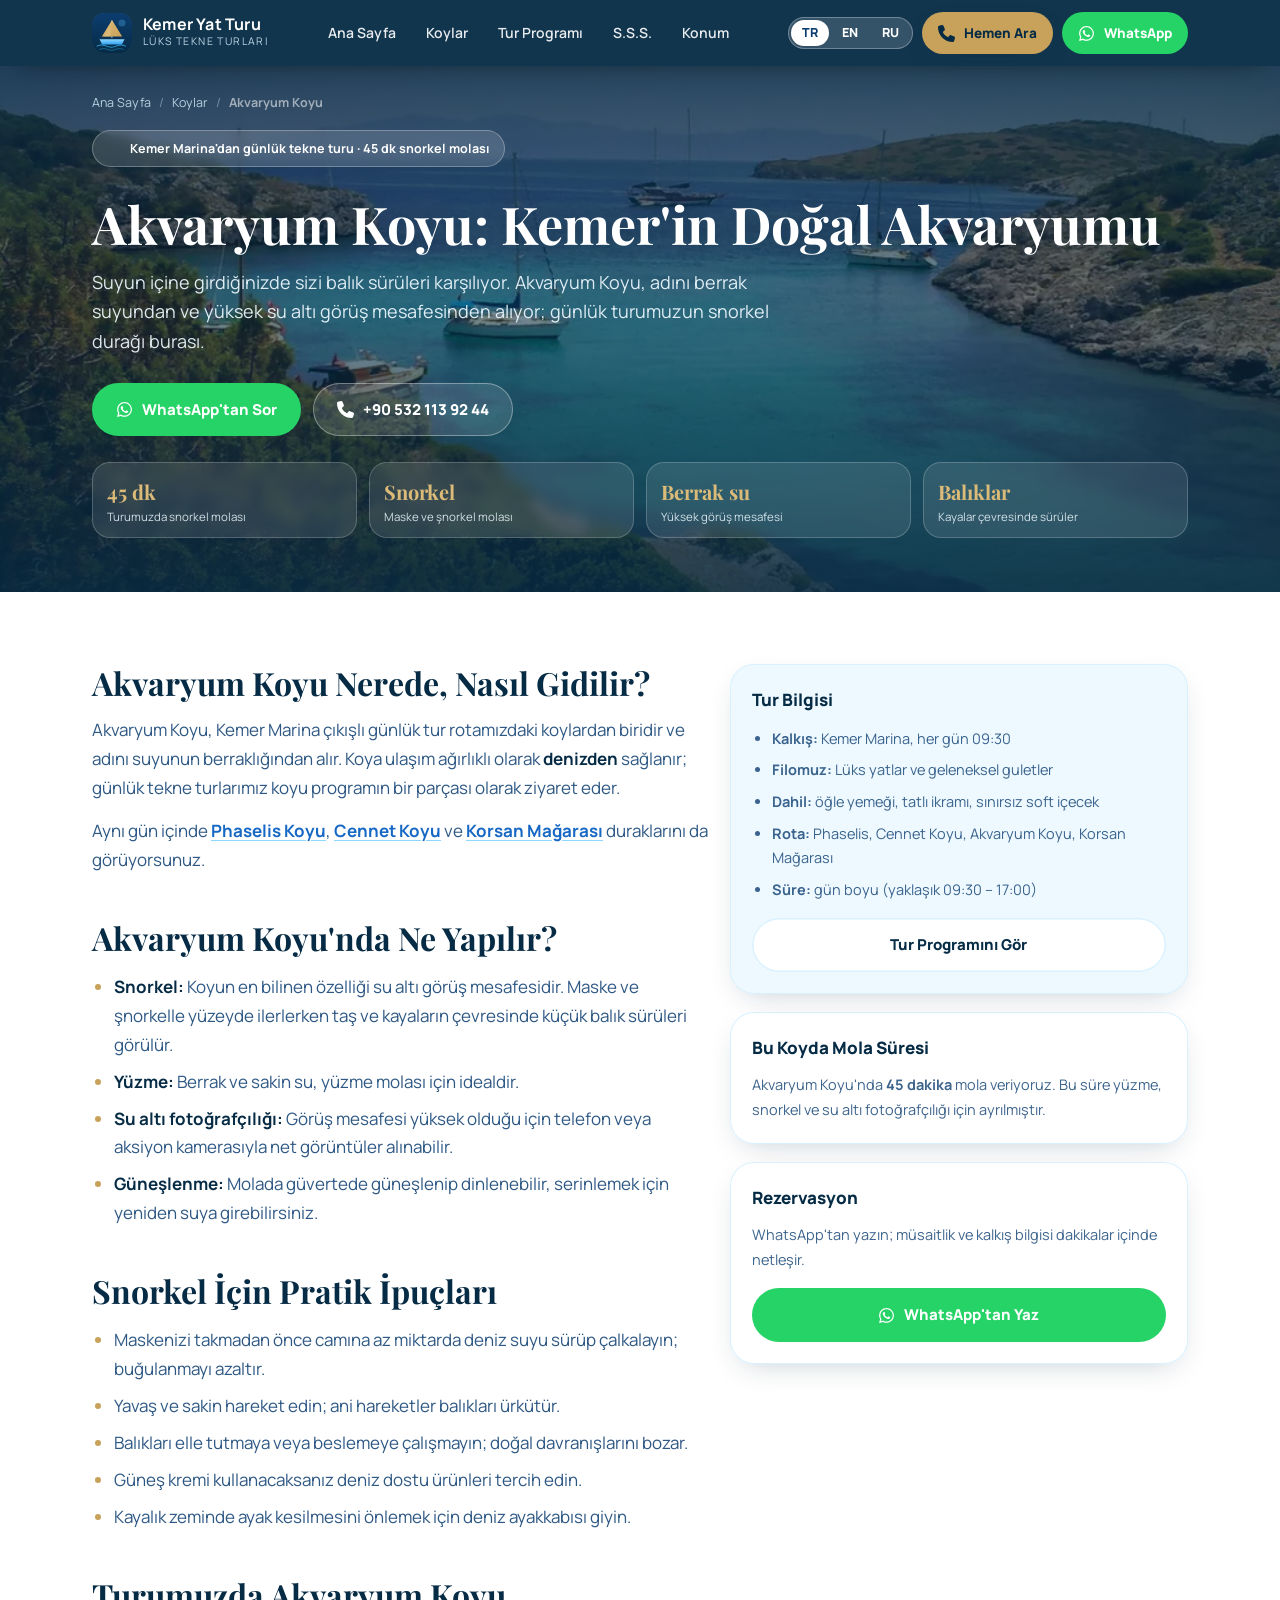
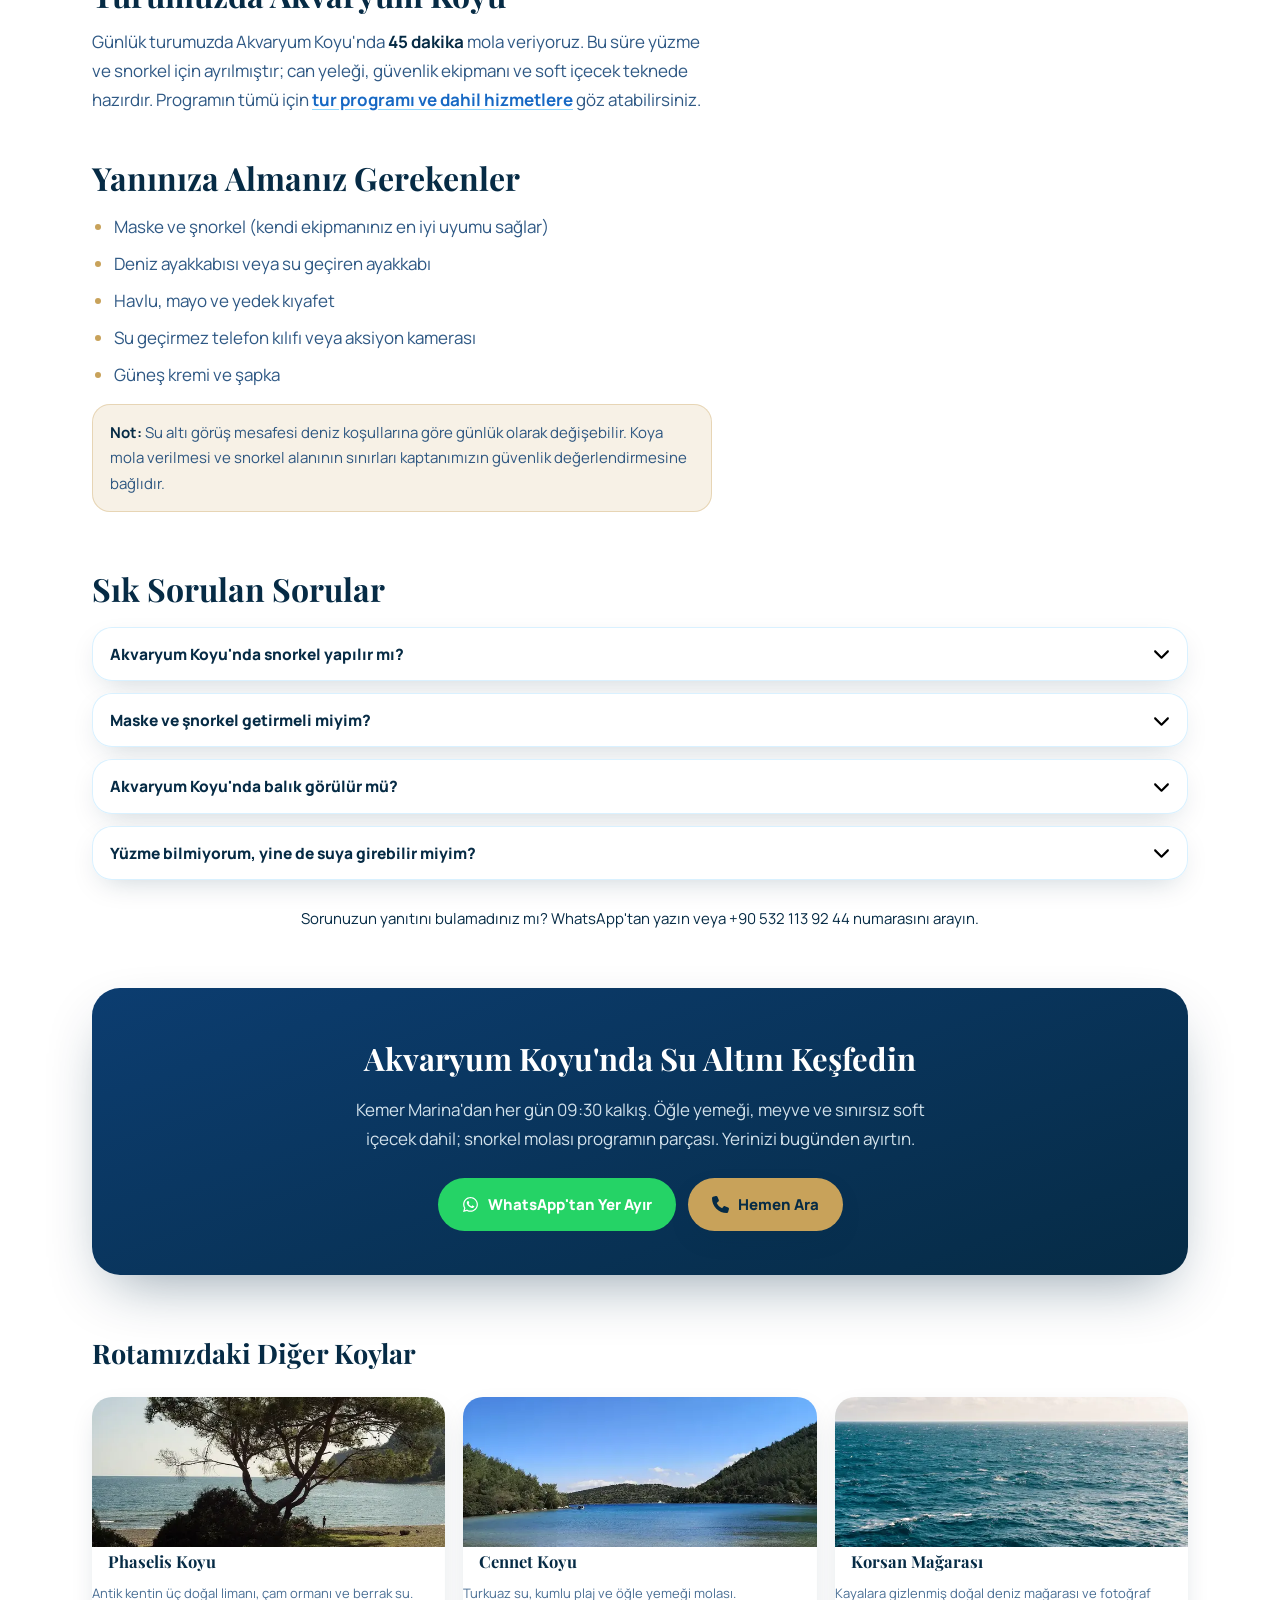
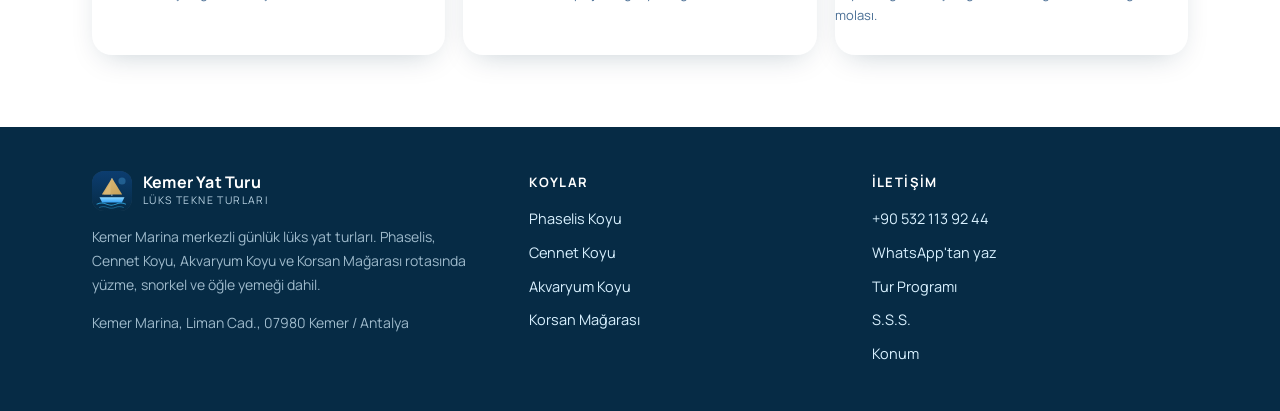
<file: akvaryum-koyu.html>
<!DOCTYPE html>
<html lang="tr" dir="ltr" data-koy="akvaryum">
<head>
<meta charset="UTF-8">
<meta name="viewport" content="width=device-width, initial-scale=1.0">
<meta name="theme-color" content="#062b45">

<!-- ============ TEMEL SEO ============ -->
<title>Akvaryum Koyu | Kemer Snorkel ve Yüzme Molası Rehberi</title>
<meta name="description" content="Akvaryum Koyu: berrak suyu ve balık sürüleriyle Kemer'in öne çıkan snorkel noktası. Günlük yat turumuzda 45 dakika yüzme ve snorkel molası. İpuçları ve bilgiler.">
<meta name="robots" content="index, follow, max-image-preview:large, max-snippet:-1">
<meta name="author" content="Kemer Yat Turu">
<link rel="canonical" href="https://kemeryattur.com.tr/akvaryum-koyu.html">
<link rel="alternate" hreflang="tr" href="https://kemeryattur.com.tr/akvaryum-koyu.html">
<link rel="alternate" hreflang="en" href="https://kemeryattur.com.tr/akvaryum-koyu.html?lang=en">
<link rel="alternate" hreflang="ru" href="https://kemeryattur.com.tr/akvaryum-koyu.html?lang=ru">
<link rel="alternate" hreflang="x-default" href="https://kemeryattur.com.tr/akvaryum-koyu.html">

<!-- ============ OPEN GRAPH / TWITTER ============ -->
<meta property="og:type" content="article">
<meta property="og:site_name" content="Kemer Yat Turu">
<meta property="og:locale" content="tr_TR">
<meta property="og:title" content="Akvaryum Koyu: Kemer'in Doğal Akvaryumu">
<meta property="og:description" content="Berrak su, balık sürüleri ve yüksek görüş mesafesi. Kemer Marina'dan günlük yat turumuzda Akvaryum Koyu'nda 45 dakika snorkel molası.">
<meta property="og:url" content="https://kemeryattur.com.tr/akvaryum-koyu.html">
<meta property="og:image" content="https://kemeryattur.com.tr/images/akvaryum-koyu.webp">
<meta property="og:image:type" content="image/webp">
<meta property="og:image:width" content="1000">
<meta property="og:image:height" content="464">
<meta property="og:image:alt" content="Akvaryum Koyu'nda berrak suda balık sürüleri – Kemer snorkel turu">
<meta name="twitter:card" content="summary_large_image">
<meta name="twitter:title" content="Akvaryum Koyu: Kemer'in Doğal Akvaryumu">
<meta name="twitter:description" content="Berrak su, balık sürüleri ve yüksek görüş mesafesi. Kemer Marina'dan günlük yat turumuzda Akvaryum Koyu'nda 45 dakika snorkel molası.">
<meta name="twitter:image" content="https://kemeryattur.com.tr/images/akvaryum-koyu.webp">
<meta name="twitter:image:alt" content="Akvaryum Koyu'nda berrak suda balık sürüleri – Kemer snorkel turu">

<link rel="icon" href="data:image/svg+xml,%3Csvg xmlns='http://www.w3.org/2000/svg' viewBox='0 0 32 32'%3E%3Crect width='32' height='32' rx='7' fill='%23062b45'/%3E%3Cpath d='M6 21h20l-2 4H8z' fill='%2338bdf8'/%3E%3Cpath d='M16 6l8 13H8z' fill='%23c8a25a'/%3E%3C/svg%3E">

<!-- ============ PERFORMANS ============ -->
<link rel="preload" as="font" type="font/woff2" href="assets/fonts/playfair-display-700-latin.woff2" crossorigin>
<link rel="preload" as="font" type="font/woff2" href="assets/fonts/playfair-display-700-latin-ext.woff2" crossorigin>
<link rel="preload" as="image" href="images/akvaryum-koyu-768.webp" type="image/webp" media="(max-width: 767px)" fetchpriority="high">
<link rel="preload" as="image" href="images/akvaryum-koyu.webp" type="image/webp" media="(min-width: 768px)" fetchpriority="high">
<!-- Fontlar: self-host (assets/fonts/*.woff2) - Google Fonts CDN bagimliligi yok.
     @font-face tanimlari sayfaya gomuldu; kritik yolda ek istek olusmaz. -->
<style>
/* ==========================================================================
   Yerel font tanimlari (self-host) - Google Fonts CDN yerine
   Manrope 400/500/600/700/800, Playfair Display 600/700 (latin + latin-ext)
   Onbellek: vercel.json -> /assets/fonts/*.woff2 (immutable, 1 yil)
   ========================================================================== */
@font-face{font-family:'Manrope';font-style:normal;font-weight:400;font-display:swap;src:url('assets/fonts/manrope-400-latin-ext.woff2') format('woff2');unicode-range:U+0100-02BA, U+02BD-02C5, U+02C7-02CC, U+02CE-02D7, U+02DD-02FF, U+0304, U+0308, U+0329, U+1D00-1DBF, U+1E00-1E9F, U+1EF2-1EFF, U+2020, U+20A0-20AB, U+20AD-20C0, U+2113, U+2C60-2C7F, U+A720-A7FF}
@font-face{font-family:'Manrope';font-style:normal;font-weight:400;font-display:swap;src:url('assets/fonts/manrope-400-latin.woff2') format('woff2');unicode-range:U+0000-00FF, U+0131, U+0152-0153, U+02BB-02BC, U+02C6, U+02DA, U+02DC, U+0304, U+0308, U+0329, U+2000-206F, U+20AC, U+2122, U+2191, U+2193, U+2212, U+2215, U+FEFF, U+FFFD}
@font-face{font-family:'Manrope';font-style:normal;font-weight:500;font-display:swap;src:url('assets/fonts/manrope-500-latin-ext.woff2') format('woff2');unicode-range:U+0100-02BA, U+02BD-02C5, U+02C7-02CC, U+02CE-02D7, U+02DD-02FF, U+0304, U+0308, U+0329, U+1D00-1DBF, U+1E00-1E9F, U+1EF2-1EFF, U+2020, U+20A0-20AB, U+20AD-20C0, U+2113, U+2C60-2C7F, U+A720-A7FF}
@font-face{font-family:'Manrope';font-style:normal;font-weight:500;font-display:swap;src:url('assets/fonts/manrope-500-latin.woff2') format('woff2');unicode-range:U+0000-00FF, U+0131, U+0152-0153, U+02BB-02BC, U+02C6, U+02DA, U+02DC, U+0304, U+0308, U+0329, U+2000-206F, U+20AC, U+2122, U+2191, U+2193, U+2212, U+2215, U+FEFF, U+FFFD}
@font-face{font-family:'Manrope';font-style:normal;font-weight:600;font-display:swap;src:url('assets/fonts/manrope-600-latin-ext.woff2') format('woff2');unicode-range:U+0100-02BA, U+02BD-02C5, U+02C7-02CC, U+02CE-02D7, U+02DD-02FF, U+0304, U+0308, U+0329, U+1D00-1DBF, U+1E00-1E9F, U+1EF2-1EFF, U+2020, U+20A0-20AB, U+20AD-20C0, U+2113, U+2C60-2C7F, U+A720-A7FF}
@font-face{font-family:'Manrope';font-style:normal;font-weight:600;font-display:swap;src:url('assets/fonts/manrope-600-latin.woff2') format('woff2');unicode-range:U+0000-00FF, U+0131, U+0152-0153, U+02BB-02BC, U+02C6, U+02DA, U+02DC, U+0304, U+0308, U+0329, U+2000-206F, U+20AC, U+2122, U+2191, U+2193, U+2212, U+2215, U+FEFF, U+FFFD}
@font-face{font-family:'Manrope';font-style:normal;font-weight:700;font-display:swap;src:url('assets/fonts/manrope-700-latin-ext.woff2') format('woff2');unicode-range:U+0100-02BA, U+02BD-02C5, U+02C7-02CC, U+02CE-02D7, U+02DD-02FF, U+0304, U+0308, U+0329, U+1D00-1DBF, U+1E00-1E9F, U+1EF2-1EFF, U+2020, U+20A0-20AB, U+20AD-20C0, U+2113, U+2C60-2C7F, U+A720-A7FF}
@font-face{font-family:'Manrope';font-style:normal;font-weight:700;font-display:swap;src:url('assets/fonts/manrope-700-latin.woff2') format('woff2');unicode-range:U+0000-00FF, U+0131, U+0152-0153, U+02BB-02BC, U+02C6, U+02DA, U+02DC, U+0304, U+0308, U+0329, U+2000-206F, U+20AC, U+2122, U+2191, U+2193, U+2212, U+2215, U+FEFF, U+FFFD}
@font-face{font-family:'Manrope';font-style:normal;font-weight:800;font-display:swap;src:url('assets/fonts/manrope-800-latin-ext.woff2') format('woff2');unicode-range:U+0100-02BA, U+02BD-02C5, U+02C7-02CC, U+02CE-02D7, U+02DD-02FF, U+0304, U+0308, U+0329, U+1D00-1DBF, U+1E00-1E9F, U+1EF2-1EFF, U+2020, U+20A0-20AB, U+20AD-20C0, U+2113, U+2C60-2C7F, U+A720-A7FF}
@font-face{font-family:'Manrope';font-style:normal;font-weight:800;font-display:swap;src:url('assets/fonts/manrope-800-latin.woff2') format('woff2');unicode-range:U+0000-00FF, U+0131, U+0152-0153, U+02BB-02BC, U+02C6, U+02DA, U+02DC, U+0304, U+0308, U+0329, U+2000-206F, U+20AC, U+2122, U+2191, U+2193, U+2212, U+2215, U+FEFF, U+FFFD}
@font-face{font-family:'Playfair Display';font-style:normal;font-weight:600;font-display:swap;src:url('assets/fonts/playfair-display-600-latin-ext.woff2') format('woff2');unicode-range:U+0100-02BA, U+02BD-02C5, U+02C7-02CC, U+02CE-02D7, U+02DD-02FF, U+0304, U+0308, U+0329, U+1D00-1DBF, U+1E00-1E9F, U+1EF2-1EFF, U+2020, U+20A0-20AB, U+20AD-20C0, U+2113, U+2C60-2C7F, U+A720-A7FF}
@font-face{font-family:'Playfair Display';font-style:normal;font-weight:600;font-display:swap;src:url('assets/fonts/playfair-display-600-latin.woff2') format('woff2');unicode-range:U+0000-00FF, U+0131, U+0152-0153, U+02BB-02BC, U+02C6, U+02DA, U+02DC, U+0304, U+0308, U+0329, U+2000-206F, U+20AC, U+2122, U+2191, U+2193, U+2212, U+2215, U+FEFF, U+FFFD}
@font-face{font-family:'Playfair Display';font-style:normal;font-weight:700;font-display:swap;src:url('assets/fonts/playfair-display-700-latin-ext.woff2') format('woff2');unicode-range:U+0100-02BA, U+02BD-02C5, U+02C7-02CC, U+02CE-02D7, U+02DD-02FF, U+0304, U+0308, U+0329, U+1D00-1DBF, U+1E00-1E9F, U+1EF2-1EFF, U+2020, U+20A0-20AB, U+20AD-20C0, U+2113, U+2C60-2C7F, U+A720-A7FF}
@font-face{font-family:'Playfair Display';font-style:normal;font-weight:700;font-display:swap;src:url('assets/fonts/playfair-display-700-latin.woff2') format('woff2');unicode-range:U+0000-00FF, U+0131, U+0152-0153, U+02BB-02BC, U+02C6, U+02DA, U+02DC, U+0304, U+0308, U+0329, U+2000-206F, U+20AC, U+2122, U+2191, U+2193, U+2212, U+2215, U+FEFF, U+FFFD}
</style>
<style>
/* ==========================================================================
   Kemer Yat Turu - Koy detay sayfalari icin ortak stil dosyasi
   Tailwind'e bagimli DEGIL (index.html'deki derlenmis CSS'te olmayan
   siniflar orada calismiyor). Renkler, fontlar ve golgeler ana sayfayla
   birebir ayni degerlerde tanimlandi.
   ========================================================================== */
:root{
  --o950:#062b45; --o900:#0c3d70; --o800:#18569e; --o700:#1668c4;
  --o600:#1d81e3; --o400:#59c0ff; --o300:#8ed8ff; --o200:#bce7ff;
  --o100:#d9f1ff; --o50:#eef9ff; --gold:#c8a25a; --gold2:#dcbb79;
  --wa:#25d366;
  --card:0 10px 30px -12px rgba(6,43,69,.25);
  --lux:0 24px 60px -20px rgba(6,43,69,.45);
  --sans:Manrope,system-ui,-apple-system,"Segoe UI",Roboto,sans-serif;
  --display:"Playfair Display",Georgia,serif;
  --wrap:1160px;
}
*,*::before,*::after{box-sizing:border-box}
html{scroll-behavior:smooth;scroll-padding-top:88px}
body{margin:0;background:#fff;color:var(--o950);font-family:var(--sans);
  font-size:17px;line-height:1.7;overflow-x:hidden;-webkit-font-smoothing:antialiased}
img{display:block;max-width:100%;height:auto}
a{color:inherit;text-decoration:none}
svg{flex:none}
:focus-visible{outline:3px solid var(--gold);outline-offset:3px}
::selection{background:var(--gold);color:var(--o950)}
.sr-only{position:absolute;width:1px;height:1px;padding:0;margin:-1px;overflow:hidden;
  clip:rect(0,0,0,0);white-space:nowrap;border:0}

/* ---------- Yerlesim ---------- */
.wrap{width:100%;max-width:var(--wrap);margin:0 auto;padding:0 20px}
@media(min-width:768px){.wrap{padding:0 32px}}
.grid{display:grid;gap:18px}
@media(min-width:640px){.grid.cols-2{grid-template-columns:1fr 1fr}}
@media(min-width:900px){
  .grid.cols-3{grid-template-columns:repeat(3,1fr)}
  .grid.cols-2-lg{grid-template-columns:1.15fr .85fr}
}
.center{text-align:center}

/* ---------- Ust menu ---------- */
.head{position:sticky;top:0;z-index:60;background:rgba(6,43,69,.95);
  backdrop-filter:saturate(160%) blur(14px);box-shadow:0 10px 30px -18px rgba(0,0,0,.6)}
.head .wrap{display:flex;align-items:center;justify-content:space-between;gap:14px;
  min-height:66px;padding-top:8px;padding-bottom:8px}
.brand{display:flex;align-items:center;gap:11px;color:#fff}
.brand img{width:40px;height:40px;border-radius:12px;background:rgba(255,255,255,.12)}
.brand b{display:block;font-size:16px;line-height:1.15;letter-spacing:.2px}
.brand small{display:block;font-size:10.5px;letter-spacing:1.4px;text-transform:uppercase;
  color:var(--o100);opacity:.85}
.head-nav{display:none;gap:4px}
@media(min-width:1024px){.head-nav{display:flex}}
.head-nav a{padding:9px 13px;border-radius:12px;color:rgba(255,255,255,.9);
  font-size:14px;font-weight:600}
.head-nav a:hover{background:rgba(255,255,255,.1)}
.head-actions{display:flex;align-items:center;gap:9px}
.hide-sm{display:none}
@media(min-width:768px){.hide-sm{display:inline-flex}}

/* ---------- Butonlar ---------- */
.btn{display:inline-flex;align-items:center;justify-content:center;gap:9px;
  border:0;border-radius:999px;padding:14px 24px;font:inherit;font-size:15px;
  font-weight:800;cursor:pointer;transition:transform .25s ease,background-color .25s ease,
  color .25s ease,box-shadow .25s ease}
.btn svg{width:17px;height:17px}
.btn-gold{background:var(--gold);color:var(--o950);box-shadow:var(--card)}
.btn-gold:hover{background:var(--gold2)}
.btn-wa{background:var(--wa);color:#fff}
.btn-wa:hover{filter:brightness(1.08)}
.btn-ghost{background:rgba(255,255,255,.12);color:#fff;box-shadow:inset 0 0 0 1px rgba(255,255,255,.35)}
.btn-ghost:hover{background:#fff;color:var(--o950)}
.btn-line{background:#fff;color:var(--o950);box-shadow:inset 0 0 0 1.5px var(--o100)}
.btn-line:hover{background:var(--o50)}
.btn-sm{padding:10px 16px;font-size:13.5px}

/* ---------- Hero ---------- */
.hero{position:relative;isolation:isolate;color:#fff;overflow:hidden;
  background:var(--o950);padding:26px 0 54px}
.hero-media{position:absolute;inset:0;z-index:-2}
.hero-media img{width:100%;height:100%;object-fit:cover}
.hero-media::after{content:"";position:absolute;inset:0;
  background:linear-gradient(180deg,rgba(6,43,69,.86) 0%,rgba(6,43,69,.55) 45%,rgba(6,43,69,.88) 100%)}
.hero h1{font-family:var(--display);font-size:clamp(29px,6.6vw,52px);line-height:1.08;
  margin:16px 0 0;font-weight:700;text-shadow:0 3px 22px rgba(3,26,42,.45)}
.hero p.lead{margin:16px 0 0;font-size:clamp(15.5px,2.3vw,18px);line-height:1.65;
  color:rgba(238,249,255,.92);max-width:62ch}
.hero .btn-row{display:flex;flex-wrap:wrap;gap:12px;margin-top:26px}
.eyebrow{display:inline-flex;align-items:center;gap:8px;border-radius:999px;
  background:rgba(255,255,255,.14);box-shadow:inset 0 0 0 1px rgba(255,255,255,.28);
  padding:8px 15px;font-size:12.5px;font-weight:700;backdrop-filter:blur(6px)}
.eyebrow svg{width:15px;height:15px;color:var(--gold2)}

/* ---------- Kirinti izi ---------- */
.crumbs{display:flex;flex-wrap:wrap;align-items:center;gap:8px;font-size:12.5px;
  color:rgba(217,241,255,.8);margin:0 0 4px}
.crumbs a:hover{color:#fff;text-decoration:underline}
.crumbs span{opacity:.55}
.crumbs [aria-current]{color:#fff;font-weight:700}

/* ---------- Rakam kutusu ---------- */
.facts{display:grid;gap:12px;margin:26px 0 0;padding:0;list-style:none;
  grid-template-columns:repeat(2,1fr)}
@media(min-width:768px){.facts{grid-template-columns:repeat(4,1fr)}}
.facts li{background:rgba(255,255,255,.1);box-shadow:inset 0 0 0 1px rgba(255,255,255,.2);
  border-radius:18px;padding:13px 15px;backdrop-filter:blur(6px)}
.facts b{display:block;font-family:var(--display);font-size:20px;color:var(--gold2)}
.facts small{display:block;font-size:11.5px;line-height:1.35;color:rgba(238,249,255,.85)}

/* ---------- Icerik ---------- */
.main{padding:52px 0 8px}
@media(min-width:768px){.main{padding:72px 0 8px}}
.article{max-width:74ch}
.article h2{font-family:var(--display);font-size:clamp(23px,3.6vw,32px);line-height:1.2;
  margin:44px 0 0;font-weight:700}
.article h2:first-child{margin-top:0}
.article h3{font-size:18.5px;margin:26px 0 0;font-weight:800}
.article p{margin:14px 0 0;color:rgba(12,61,112,.86)}
.article ul,.article ol{margin:16px 0 0;padding-left:22px;color:rgba(12,61,112,.86)}
.article li{margin:8px 0 0}
.article li::marker{color:var(--gold)}
.article strong{color:var(--o950)}
.article a:not(.btn){color:var(--o700);font-weight:700;
  text-decoration:underline;text-decoration-color:var(--o300);text-underline-offset:3px}
.article a:not(.btn):hover{color:var(--o950)}
.side{display:grid;gap:18px;align-content:start}
@media(min-width:900px){.side{position:sticky;top:96px}}

/* ---------- Kartlar / kutular ---------- */
.card{background:#fff;border-radius:24px;padding:22px;
  box-shadow:var(--card),inset 0 0 0 1px var(--o100)}
.card h2,.card h3{margin:0;font-size:17px;font-family:var(--sans);font-weight:800}
.card p{margin:10px 0 0;font-size:14.5px;color:rgba(12,61,112,.8)}
.card ul{margin:12px 0 0;padding-left:20px;font-size:14.5px;color:rgba(12,61,112,.8)}
.card ul li{margin:7px 0 0}
.card .btn{width:100%;margin-top:16px}
.tint{background:var(--o50)}
.note{border-radius:18px;background:rgba(200,162,90,.15);
  box-shadow:inset 0 0 0 1px rgba(200,162,90,.35);padding:16px 18px;margin:24px 0 0;
  font-size:15px;color:var(--o900)}
.note b{color:var(--o950)}

/* ---------- S.S.S. ---------- */
.faq{border-radius:20px;background:#fff;margin:12px 0 0;overflow:hidden;
  box-shadow:var(--card),inset 0 0 0 1px var(--o100)}
.faq summary{display:flex;align-items:center;justify-content:space-between;gap:14px;
  cursor:pointer;list-style:none;padding:14px 18px;font-weight:800;font-size:15.5px}
.faq summary::-webkit-details-marker{display:none}
.faq summary:hover{background:var(--o50)}
.faq .ico{transition:transform .3s ease;color:var(--o700);width:17px;height:17px}
.faq[open] .ico{transform:rotate(180deg)}
.faq .ans{padding:0 18px 16px;font-size:15px;color:rgba(12,61,112,.85)}
.faq .ans p{margin:0}
.faq-more{margin:26px 0 0;text-align:center;font-size:15px}

/* ---------- CTA ---------- */
.cta{margin:56px 0 0;border-radius:28px;padding:32px 24px;color:#fff;text-align:center;
  background:linear-gradient(160deg,var(--o900) 0%,var(--o950) 100%);box-shadow:var(--lux)}
@media(min-width:768px){.cta{padding:44px 40px}}
.cta h2{font-family:var(--display);font-size:clamp(22px,3.4vw,31px);margin:0;font-weight:700}
.cta p{margin:12px auto 0;max-width:60ch;color:rgba(238,249,255,.88)}
.cta .btn-row{display:flex;flex-wrap:wrap;gap:12px;justify-content:center;margin-top:24px}

/* ---------- Diger koylar ---------- */
.more{margin:56px 0 0}
.more h2{font-family:var(--display);font-size:clamp(21px,3vw,27px);margin:0}
.more .grid{margin-top:20px}
.more a{display:block;border-radius:20px;overflow:hidden;background:#fff;
  box-shadow:var(--card);transition:transform .35s ease,box-shadow .35s ease}
.more a:hover,.more a:focus-visible{transform:translateY(-6px);box-shadow:var(--lux)}
.more img{height:150px;width:100%;object-fit:cover}
.more .t{padding:14px 16px}
.more b{font-family:var(--display);font-size:16.5px}
.more small{display:block;margin-top:5px;font-size:13px;color:rgba(12,61,112,.75)}

/* ---------- Alt bilgi ---------- */
.foot{margin-top:64px;background:var(--o950);color:var(--o100);padding:44px 0 96px;
  font-size:14.5px}
@media(min-width:768px){.foot{padding-bottom:44px}}
.foot .grid{gap:26px}
@media(min-width:768px){.foot .grid{grid-template-columns:1.3fr 1fr 1fr}}
.foot h2{font-size:13px;letter-spacing:1.4px;text-transform:uppercase;color:#fff;margin:0}
.foot ul{list-style:none;margin:14px 0 0;padding:0}
.foot li{margin:9px 0 0}
.foot a:hover{color:var(--gold2)}
.foot .about{color:rgba(217,241,255,.72);margin:14px 0 0;max-width:42ch;font-size:14px}
.foot .brand{margin-bottom:2px}

/* ---------- Sabit mobil aksiyon cubugu ---------- */
.sticky{position:fixed;left:0;right:0;bottom:0;z-index:70;display:grid;
  grid-template-columns:1fr 1fr;gap:8px;padding:10px 12px;
  background:rgba(6,43,69,.95);backdrop-filter:blur(10px);
  box-shadow:0 -10px 30px -18px rgba(0,0,0,.6)}
@media(min-width:768px){.sticky{display:none}}
.sticky .btn{padding:13px 12px;font-size:14px}

/* ---------- Ikonlar (satir ici SVG sprite) ---------- */
.i{height:1em;width:auto;display:inline-block;vertical-align:-.125em;fill:currentColor}

/* ---------- Bolum basligi (govde disi) ---------- */
.sec-h{font-family:var(--display);font-size:clamp(23px,3.6vw,32px);line-height:1.2;
  font-weight:700;margin:0 0 18px}

/* ---------- Dil secici (TR / EN / RU) ---------- */
.lang-switch{display:flex;align-items:center;gap:2px;padding:3px;border-radius:999px;
  background:rgba(255,255,255,.15);box-shadow:inset 0 0 0 1px rgba(255,255,255,.3)}
.lang-btn{border:0;background:transparent;color:#fff;font:inherit;font-size:12px;font-weight:800;
  line-height:1;padding:7px 9px;border-radius:999px;cursor:pointer;
  transition:background-color .25s ease,color .25s ease}
.lang-btn:hover{background:rgba(255,255,255,.16)}
.lang-btn.is-active{background:#fff;color:var(--o900)}
@media(min-width:768px){.lang-btn{font-size:12.5px;padding:7px 11px}}
@media(max-width:430px){
  .lang-btn{padding:6px 7px;font-size:11px}
  .brand small{display:none}
  .brand b{font-size:14.5px}
}

/* ---------- Hareket azaltma ---------- */
@media(prefers-reduced-motion:reduce){
  *{animation:none!important;transition:none!important}
  html{scroll-behavior:auto}
}
</style>
<script src="assets/koy-sayfa.js" defer></script>

<!-- Ikonlar: Font Awesome Free 6.5.2 (ikonlar CC BY 4.0, kod MIT) - fontawesome.com/license/free -->

<!-- ============ YAPISAL VERI (JSON-LD) ============ -->
<script type="application/ld+json">
{
  "@context": "https://schema.org",
  "@graph": [
    {
      "@type": "TouristAttraction",
      "name": "Akvaryum Koyu",
      "description": "Kemer koyları arasında berrak suyu ve balık çeşitliliğiyle snorkel için öne çıkan koy.",
      "image": "https://kemeryattur.com.tr/images/akvaryum-koyu.webp",
      "url": "https://kemeryattur.com.tr/akvaryum-koyu.html",
      "address": {
        "@type": "PostalAddress",
        "addressLocality": "Kemer",
        "addressRegion": "Antalya",
        "addressCountry": "TR"
      },
      "touristType": [
        "Aileler",
        "Snorkel ve yüzme",
        "Doğa ve deniz tatili"
      ],
      "publicAccess": true,
      "isPartOf": {
        "@type": "TouristDestination",
        "name": "Kemer, Antalya"
      },
      "provider": {
        "@type": "TourismInformationCenter",
        "name": "Kemer Yat Turu",
        "telephone": "+905321139244",
        "url": "https://kemeryattur.com.tr/"
      }
    },
    {
      "@type": "BreadcrumbList",
      "itemListElement": [
        {
          "@type": "ListItem",
          "position": 1,
          "name": "Ana Sayfa",
          "item": "https://kemeryattur.com.tr/"
        },
        {
          "@type": "ListItem",
          "position": 2,
          "name": "Gittiğimiz Koylar",
          "item": "https://kemeryattur.com.tr/#rotalar"
        },
        {
          "@type": "ListItem",
          "position": 3,
          "name": "Akvaryum Koyu",
          "item": "https://kemeryattur.com.tr/akvaryum-koyu.html"
        }
      ]
    },
    {
      "@type": "FAQPage",
      "mainEntity": [
        {
          "@type": "Question",
          "name": "Akvaryum Koyu'nda snorkel yapılır mı?",
          "acceptedAnswer": {
            "@type": "Answer",
            "text": "Evet. Akvaryum Koyu günlük turumuzun snorkel durağıdır ve burada 45 dakika mola veriyoruz. Berrak su ve kayaların çevresindeki balık sürüleri, yüzeyden snorkel yapmak için uygundur."
          }
        },
        {
          "@type": "Question",
          "name": "Maske ve şnorkel getirmeli miyim?",
          "acceptedAnswer": {
            "@type": "Answer",
            "text": "Kendi maske ve şnorkelinizi getirmenizi öneririz; kişisel ekipman en iyi uyumu sağlar. Ekipman temini ve mevcut durumu rezervasyon sırasında bize sorabilirsiniz."
          }
        },
        {
          "@type": "Question",
          "name": "Akvaryum Koyu'nda balık görülür mü?",
          "acceptedAnswer": {
            "@type": "Answer",
            "text": "Kayaların ve taşların çevresinde küçük balık sürüleri görülür. Su altı görüş mesafesi deniz koşullarına bağlı olarak günlük değişebilir; berrak günlerde görüş mesafesi belirgin şekilde artar."
          }
        },
        {
          "@type": "Question",
          "name": "Yüzme bilmiyorum, yine de suya girebilir miyim?",
          "acceptedAnswer": {
            "@type": "Answer",
            "text": "Can yeleği giyerek kıyıya yakın bölümde suda kalabilirsiniz. Her teknede can yeleği bulunur ve kaptanımız güvenli yüzme alanının sınırlarını gösterir. Yüzme bilmeyen misafirlerimizin can yeleği kullanmasını özellikle rica ederiz."
          }
        }
      ]
    }
  ]
}
</script>
</head>
<body>
<!-- Ikonlar: Font Awesome Free 6.5.2 (CC BY 4.0) - fontawesome.com/license/free -->
<svg width="0" height="0" style="position:absolute;overflow:hidden" aria-hidden="true" focusable="false"><symbol id="i-chevron-down" viewBox="0 0 512 512"><path d="M233.4 406.6c12.5 12.5 32.8 12.5 45.3 0l192-192c12.5-12.5 12.5-32.8 0-45.3s-32.8-12.5-45.3 0L256 338.7 86.6 169.4c-12.5-12.5-32.8-12.5-45.3 0s-12.5 32.8 0 45.3l192 192z"/></symbol><symbol id="i-fish" viewBox="0 0 576 512"><path d="M180.5 141.5C219.7 108.5 272.6 80 336 80s116.3 28.5 155.5 61.5c39.1 33 66.9 72.4 81 99.8c4.7 9.2 4.7 20.1 0 29.3c-14.1 27.4-41.9 66.8-81 99.8C452.3 403.5 399.4 432 336 432s-116.3-28.5-155.5-61.5c-16.2-13.7-30.5-28.5-42.7-43.1L48.1 379.6c-12.5 7.3-28.4 5.3-38.7-4.9S-3 348.7 4.2 336.1L50 256 4.2 175.9c-7.2-12.6-5-28.4 5.3-38.6s26.1-12.2 38.7-4.9l89.7 52.3c12.2-14.6 26.5-29.4 42.7-43.1zM448 256a32 32 0 1 0 -64 0 32 32 0 1 0 64 0z"/></symbol><symbol id="i-phone" viewBox="0 0 512 512"><path d="M164.9 24.6c-7.7-18.6-28-28.5-47.4-23.2l-88 24C12.1 30.2 0 46 0 64C0 311.4 200.6 512 448 512c18 0 33.8-12.1 38.6-29.5l24-88c5.3-19.4-4.6-39.7-23.2-47.4l-96-40c-16.3-6.8-35.2-2.1-46.3 11.6L304.7 368C234.3 334.7 177.3 277.7 144 207.3L193.3 167c13.7-11.2 18.4-30 11.6-46.3l-40-96z"/></symbol><symbol id="i-whatsapp" viewBox="0 0 448 512"><path d="M380.9 97.1C339 55.1 283.2 32 223.9 32c-122.4 0-222 99.6-222 222 0 39.1 10.2 77.3 29.6 111L0 480l117.7-30.9c32.4 17.7 68.9 27 106.1 27h.1c122.3 0 224.1-99.6 224.1-222 0-59.3-25.2-115-67.1-157zm-157 341.6c-33.2 0-65.7-8.9-94-25.7l-6.7-4-69.8 18.3L72 359.2l-4.4-7c-18.5-29.4-28.2-63.3-28.2-98.2 0-101.7 82.8-184.5 184.6-184.5 49.3 0 95.6 19.2 130.4 54.1 34.8 34.9 56.2 81.2 56.1 130.5 0 101.8-84.9 184.6-186.6 184.6zm101.2-138.2c-5.5-2.8-32.8-16.2-37.9-18-5.1-1.9-8.8-2.8-12.5 2.8-3.7 5.6-14.3 18-17.6 21.8-3.2 3.7-6.5 4.2-12 1.4-32.6-16.3-54-29.1-75.5-66-5.7-9.8 5.7-9.1 16.3-30.3 1.8-3.7.9-6.9-.5-9.7-1.4-2.8-12.5-30.1-17.1-41.2-4.5-10.8-9.1-9.3-12.5-9.5-3.2-.2-6.9-.2-10.6-.2-3.7 0-9.7 1.4-14.8 6.9-5.1 5.6-19.4 19-19.4 46.3 0 27.3 19.9 53.7 22.6 57.4 2.8 3.7 39.1 59.7 94.8 83.8 35.2 15.2 49 16.5 66.6 13.9 10.7-1.6 32.8-13.4 37.4-26.4 4.6-13 4.6-24.1 3.2-26.4-1.3-2.5-5-3.9-10.5-6.6z"/></symbol></svg>

<!-- ================= UST MENU ================= -->
<header class="head">
  <div class="wrap">
    <a class="brand" href="index.html">
      <img src="images/logo.svg" width="40" height="40" alt="Kemer Yat Turu logosu">
      <span><b>Kemer Yat Turu</b><small data-i18n="brand_sub">Lüks Tekne Turları</small></span>
    </a>
    <nav class="head-nav" aria-label="Ana menü" data-i18n-aria="aria_menu">
      <a href="index.html" data-i18n="nav_home">Ana Sayfa</a>
      <a href="index.html#rotalar" data-i18n="nav_bays">Koylar</a>
      <a href="index.html#program" data-i18n="nav_program">Tur Programı</a>
      <a href="index.html#sss" data-i18n="nav_faq">S.S.S.</a>
      <a href="index.html#konum" data-i18n="nav_location">Konum</a>
    </nav>
    <div class="head-actions">
      <div class="lang-switch" role="group" aria-label="Dil seçimi / Language / Язык">
        <button type="button" class="lang-btn is-active" data-lang="tr" aria-pressed="true">TR</button>
        <button type="button" class="lang-btn" data-lang="en" aria-pressed="false">EN</button>
        <button type="button" class="lang-btn" data-lang="ru" aria-pressed="false">RU</button>
      </div>
      <a class="hide-sm btn btn-gold btn-sm" href="tel:+905321139244">
        <svg class="i" aria-hidden="true"><use href="#i-phone"></use></svg> <span data-i18n="nav_call">Hemen Ara</span>
      </a>
      <a data-wa="general" class="btn btn-wa btn-sm" href="https://wa.me/905321139244?text=Merhaba%2C%20Kemer%20yat%20turu%20hakk%C4%B1nda%20bilgi%20ve%20m%C3%BCsaitlik%20almak%20istiyorum." target="_blank" rel="noopener">
        <svg class="i" aria-hidden="true"><use href="#i-whatsapp"></use></svg>
        <span data-i18n="nav_wa">WhatsApp</span>
      </a>
    </div>
  </div>
</header>

<main>
<!-- ================= HERO ================= -->
<section class="hero">
  <div class="hero-media" aria-hidden="true">
    <picture>
      <source media="(max-width: 767px)" srcset="images/akvaryum-koyu-768.webp" type="image/webp">
      <img src="images/akvaryum-koyu.webp" width="1000" height="464" alt="" fetchpriority="high" decoding="async">
    </picture>
  </div>
  <div class="wrap">
    <nav class="crumbs" aria-label="Sayfa yolu" data-i18n-aria="aria_crumb">
      <a href="index.html" data-i18n="nav_home">Ana Sayfa</a> <span>/</span>
      <a href="index.html#rotalar" data-i18n="nav_bays">Koylar</a> <span>/</span>
      <span aria-current="page" data-i18n="crumb">Akvaryum Koyu</span>
    </nav>
    <p class="eyebrow">
      <svg class="i" aria-hidden="true"><use href="#i-water"></use></svg>
      <span data-i18n="eyebrow">Kemer Marina'dan günlük tekne turu · 45 dk snorkel molası</span>
    </p>
    <h1 data-i18n="h1">Akvaryum Koyu: Kemer'in Doğal Akvaryumu</h1>
    <p class="lead" data-i18n="lead">Suyun içine girdiğinizde sizi balık sürüleri karşılıyor. Akvaryum Koyu, adını berrak suyundan ve yüksek su altı görüş mesafesinden alıyor; günlük turumuzun snorkel durağı burası.</p>
    <div class="btn-row">
      <a data-wa="akvaryum" class="btn btn-wa" href="https://wa.me/905321139244?text=Merhaba%2C%20Akvaryum%20Koyu%20hakk%C4%B1nda%20bilgi%20ve%20rezervasyon%20almak%20istiyorum.%20Tarih%3A%20" target="_blank" rel="noopener">
        <svg class="i" aria-hidden="true"><use href="#i-whatsapp"></use></svg> <span data-i18n="cta_ask">WhatsApp'tan Sor</span>
      </a>
      <a class="btn btn-ghost" href="tel:+905321139244">
        <svg class="i" aria-hidden="true"><use href="#i-phone"></use></svg> +90 532 113 92 44
      </a>
    </div>
    <ul class="facts"><li><b data-i18n="fact1_v">45 dk</b><small data-i18n="fact1_l">Turumuzda snorkel molası</small></li>
      <li><b data-i18n="fact2_v">Snorkel</b><small data-i18n="fact2_l">Maske ve şnorkel molası</small></li>
      <li><b data-i18n="fact3_v">Berrak su</b><small data-i18n="fact3_l">Yüksek görüş mesafesi</small></li>
      <li><b data-i18n="fact4_v">Balıklar</b><small data-i18n="fact4_l">Kayalar çevresinde sürüler</small></li></ul>
  </div>
</section>

<!-- ================= ICERIK ================= -->
<section class="main">
  <div class="wrap">
    <div class="grid cols-2-lg">
      <article class="article">
<h2 data-i18n="sec1_h2">Akvaryum Koyu Nerede, Nasıl Gidilir?</h2>
<p data-i18n-html="sec1_p1">Akvaryum Koyu, Kemer Marina çıkışlı günlük tur rotamızdaki koylardan biridir ve adını suyunun berraklığından alır. Koya ulaşım ağırlıklı olarak <strong>denizden</strong> sağlanır; günlük tekne turlarımız koyu programın bir parçası olarak ziyaret eder.</p>
   <p data-i18n-html="sec1_p2">Aynı gün içinde <a href="phaselis-koyu.html">Phaselis Koyu</a>, <a href="cennet-koyu.html">Cennet Koyu</a> ve <a href="korsan-magarasi.html">Korsan Mağarası</a> duraklarını da görüyorsunuz.</p>
        <h2 data-i18n="sec2_h2">Akvaryum Koyu'nda Ne Yapılır?</h2>
<ul>
   <li data-i18n-html="sec2_li1"><strong>Snorkel:</strong> Koyun en bilinen özelliği su altı görüş mesafesidir. Maske ve şnorkelle yüzeyde ilerlerken taş ve kayaların çevresinde küçük balık sürüleri görülür.</li>
   <li data-i18n-html="sec2_li2"><strong>Yüzme:</strong> Berrak ve sakin su, yüzme molası için idealdir.</li>
   <li data-i18n-html="sec2_li3"><strong>Su altı fotoğrafçılığı:</strong> Görüş mesafesi yüksek olduğu için telefon veya aksiyon kamerasıyla net görüntüler alınabilir.</li>
   <li data-i18n-html="sec2_li4"><strong>Güneşlenme:</strong> Molada güvertede güneşlenip dinlenebilir, serinlemek için yeniden suya girebilirsiniz.</li>
   </ul>
        <h2 data-i18n="sec3_h2">Snorkel İçin Pratik İpuçları</h2>
<ul>
   <li data-i18n-html="sec3_li1">Maskenizi takmadan önce camına az miktarda deniz suyu sürüp çalkalayın; buğulanmayı azaltır.</li>
   <li data-i18n-html="sec3_li2">Yavaş ve sakin hareket edin; ani hareketler balıkları ürkütür.</li>
   <li data-i18n-html="sec3_li3">Balıkları elle tutmaya veya beslemeye çalışmayın; doğal davranışlarını bozar.</li>
   <li data-i18n-html="sec3_li4">Güneş kremi kullanacaksanız deniz dostu ürünleri tercih edin.</li>
   <li data-i18n-html="sec3_li5">Kayalık zeminde ayak kesilmesini önlemek için deniz ayakkabısı giyin.</li>
   </ul>
        <h2 data-i18n="sec4_h2">Turumuzda Akvaryum Koyu</h2>
<p data-i18n-html="sec4_p1">Günlük turumuzda Akvaryum Koyu'nda <strong>45 dakika</strong> mola veriyoruz. Bu süre yüzme ve snorkel için ayrılmıştır; can yeleği, güvenlik ekipmanı ve soft içecek teknede hazırdır. Programın tümü için <a href="index.html#program">tur programı ve dahil hizmetlere</a> göz atabilirsiniz.</p>
        <h2 data-i18n="sec5_h2">Yanınıza Almanız Gerekenler</h2>
<ul>
   <li data-i18n-html="sec5_li1">Maske ve şnorkel (kendi ekipmanınız en iyi uyumu sağlar)</li>
   <li data-i18n-html="sec5_li2">Deniz ayakkabısı veya su geçiren ayakkabı</li>
   <li data-i18n-html="sec5_li3">Havlu, mayo ve yedek kıyafet</li>
   <li data-i18n-html="sec5_li4">Su geçirmez telefon kılıfı veya aksiyon kamerası</li>
   <li data-i18n-html="sec5_li5">Güneş kremi ve şapka</li>
   </ul>
        <p class="note" data-i18n-html="note"><b>Not:</b> Su altı görüş mesafesi deniz koşullarına göre günlük olarak değişebilir. Koya mola verilmesi ve snorkel alanının sınırları kaptanımızın güvenlik değerlendirmesine bağlıdır.</p>
      </article>

      <aside class="side">
        <div class="card tint">
          <h2 data-i18n="side_tour">Tur Bilgisi</h2>
          <ul>
            <li><strong data-i18n="side_depart">Kalkış:</strong> <span data-i18n="side_depart_v">Kemer Marina, her gün 09:30</span></li>
            <li><strong data-i18n="side_fleet">Filomuz:</strong> <span data-i18n="side_fleet_v">Lüks yatlar ve geleneksel guletler</span></li>
            <li><strong data-i18n="side_incl">Dahil:</strong> <span data-i18n="side_incl_v">öğle yemeği, tatlı ikramı, sınırsız soft içecek</span></li>
            <li><strong data-i18n="side_route">Rota:</strong> <span data-i18n="side_route_v">Phaselis, Cennet Koyu, Akvaryum Koyu, Korsan Mağarası</span></li>
            <li><strong data-i18n="side_dur">Süre:</strong> <span data-i18n="side_dur_v">gün boyu (yaklaşık 09:30 – 17:00)</span></li>
          </ul>
          <a class="btn btn-line" href="index.html#program"><span data-i18n="cta_program">Tur Programını Gör</span></a>
        </div>
        <div class="card">
          <h2 data-i18n="side_stop">Bu Koyda Mola Süresi</h2>
          <p data-i18n-html="stop">Akvaryum Koyu'nda <strong>45 dakika</strong> mola veriyoruz. Bu süre yüzme, snorkel ve su altı fotoğrafçılığı için ayrılmıştır.</p>
        </div>
        <div class="card">
          <h2 data-i18n="side_book">Rezervasyon</h2>
          <p data-i18n="side_book_text">WhatsApp'tan yazın; müsaitlik ve kalkış bilgisi dakikalar içinde netleşir.</p>
          <a data-wa="akvaryum" class="btn btn-wa" href="https://wa.me/905321139244?text=Merhaba%2C%20Akvaryum%20Koyu%20hakk%C4%B1nda%20bilgi%20ve%20rezervasyon%20almak%20istiyorum.%20Tarih%3A%20" target="_blank" rel="noopener">
            <svg class="i" aria-hidden="true"><use href="#i-whatsapp"></use></svg> <span data-i18n="cta_write">WhatsApp'tan Yaz</span>
          </a>
        </div>
      </aside>
    </div>

    <section style="margin-top:58px" aria-labelledby="sss">
      <h2 id="sss" class="sec-h" data-i18n="faq_title">Sık Sorulan Sorular</h2>
      <details class="faq">
        <summary><span data-i18n="faq_q1">Akvaryum Koyu'nda snorkel yapılır mı?</span>
          <svg class="ico" aria-hidden="true"><use href="#i-chevron-down"></use></svg>
        </summary>
        <div class="ans"><p data-i18n="faq_a1">Evet. Akvaryum Koyu günlük turumuzun snorkel durağıdır ve burada 45 dakika mola veriyoruz. Berrak su ve kayaların çevresindeki balık sürüleri, yüzeyden snorkel yapmak için uygundur.</p></div>
      </details>
      <details class="faq">
        <summary><span data-i18n="faq_q2">Maske ve şnorkel getirmeli miyim?</span>
          <svg class="ico" aria-hidden="true"><use href="#i-chevron-down"></use></svg>
        </summary>
        <div class="ans"><p data-i18n="faq_a2">Kendi maske ve şnorkelinizi getirmenizi öneririz; kişisel ekipman en iyi uyumu sağlar. Ekipman temini ve mevcut durumu rezervasyon sırasında bize sorabilirsiniz.</p></div>
      </details>
      <details class="faq">
        <summary><span data-i18n="faq_q3">Akvaryum Koyu'nda balık görülür mü?</span>
          <svg class="ico" aria-hidden="true"><use href="#i-chevron-down"></use></svg>
        </summary>
        <div class="ans"><p data-i18n="faq_a3">Kayaların ve taşların çevresinde küçük balık sürüleri görülür. Su altı görüş mesafesi deniz koşullarına bağlı olarak günlük değişebilir; berrak günlerde görüş mesafesi belirgin şekilde artar.</p></div>
      </details>
      <details class="faq">
        <summary><span data-i18n="faq_q4">Yüzme bilmiyorum, yine de suya girebilir miyim?</span>
          <svg class="ico" aria-hidden="true"><use href="#i-chevron-down"></use></svg>
        </summary>
        <div class="ans"><p data-i18n="faq_a4">Can yeleği giyerek kıyıya yakın bölümde suda kalabilirsiniz. Her teknede can yeleği bulunur ve kaptanımız güvenli yüzme alanının sınırlarını gösterir. Yüzme bilmeyen misafirlerimizin can yeleği kullanmasını özellikle rica ederiz.</p></div>
      </details>
      <p class="faq-more"><span data-i18n="faq_more_pre">Sorunuzun yanıtını bulamadınız mı?</span>
        <a data-wa="akvaryum" href="https://wa.me/905321139244?text=Merhaba%2C%20Akvaryum%20Koyu%20hakk%C4%B1nda%20bilgi%20ve%20rezervasyon%20almak%20istiyorum.%20Tarih%3A%20" target="_blank" rel="noopener"><span data-i18n="faq_more_link">WhatsApp'tan yazın</span></a> <span data-i18n="faq_more_mid">veya</span>
        <a href="tel:+905321139244">+90 532 113 92 44</a> <span data-i18n="faq_more_post">numarasını arayın.</span></p>
    </section>

    <section class="cta">
      <h2 data-i18n="cta_title">Akvaryum Koyu'nda Su Altını Keşfedin</h2>
      <p data-i18n="cta_text">Kemer Marina'dan her gün 09:30 kalkış. Öğle yemeği, meyve ve sınırsız soft içecek dahil; snorkel molası programın parçası. Yerinizi bugünden ayırtın.</p>
      <div class="btn-row">
        <a data-wa="akvaryum" class="btn btn-wa" href="https://wa.me/905321139244?text=Merhaba%2C%20Akvaryum%20Koyu%20hakk%C4%B1nda%20bilgi%20ve%20rezervasyon%20almak%20istiyorum.%20Tarih%3A%20" target="_blank" rel="noopener">
          <svg class="i" aria-hidden="true"><use href="#i-whatsapp"></use></svg> <span data-i18n="cta_book">WhatsApp'tan Yer Ayır</span>
        </a>
        <a class="btn btn-gold" href="tel:+905321139244">
          <svg class="i" aria-hidden="true"><use href="#i-phone"></use></svg> <span data-i18n="nav_call">Hemen Ara</span>
        </a>
      </div>
    </section>

    <section class="more">
      <h2 data-i18n="more_title">Rotamızdaki Diğer Koylar</h2>
      <div class="grid cols-3">        <a href="phaselis-koyu.html">
          <img src="images/phaselis-koyu-640.webp" width="480" height="320" alt="Phaselis Koyu'nda çam ormanına bakan berrak deniz – Kemer yat turu rotası" data-i18n-alt="more_phaselis_alt" loading="lazy" decoding="async">
          <span class="t"><b data-i18n="more_phaselis">Phaselis Koyu</b><small data-i18n="more_phaselis_desc">Antik kentin üç doğal limanı, çam ormanı ve berrak su.</small></span>
        </a>
        <a href="cennet-koyu.html">
          <img src="images/cennet-koyu-640.webp" width="480" height="320" alt="Cennet Koyu'nda turkuaz su ve kumlu plaj – Kemer yat turu rotası" data-i18n-alt="more_cennet_alt" loading="lazy" decoding="async">
          <span class="t"><b data-i18n="more_cennet">Cennet Koyu</b><small data-i18n="more_cennet_desc">Turkuaz su, kumlu plaj ve öğle yemeği molası.</small></span>
        </a>
        <a href="korsan-magarasi.html">
          <img src="images/korsan-koyu-640.webp" width="640" height="373" alt="Korsan Mağarası - Kemer yat turu rotası" loading="lazy" decoding="async" data-i18n-alt="more_korsan_alt">
          <span class="t"><b data-i18n="more_korsan">Korsan Mağarası</b><small data-i18n="more_korsan_desc">Kayalara gizlenmiş doğal deniz mağarası ve fotoğraf molası.</small></span>
        </a></div>
    </section>
  </div>
</section>
</main>

<!-- ================= ALT BILGI ================= -->
<footer class="foot">
  <div class="wrap grid">
    <div>
      <a class="brand" href="index.html">
        <img src="images/logo.svg" width="40" height="40" alt="Kemer Yat Turu logosu">
        <span><b>Kemer Yat Turu</b><small data-i18n="brand_sub">Lüks Tekne Turları</small></span>
      </a>
      <p class="about" data-i18n="foot_about">Kemer Marina merkezli günlük lüks yat turları. Phaselis, Cennet Koyu,
        Akvaryum Koyu ve Korsan Mağarası rotasında yüzme, snorkel ve öğle yemeği dahil.</p>
      <p class="about">Kemer Marina, Liman Cad., 07980 Kemer / Antalya</p>
    </div>
    <div>
      <h2 data-i18n="foot_bays">Koylar</h2>
      <ul>        <li><a href="phaselis-koyu.html" data-i18n="more_phaselis">Phaselis Koyu</a></li>
        <li><a href="cennet-koyu.html" data-i18n="more_cennet">Cennet Koyu</a></li>
        <li><a href="akvaryum-koyu.html" data-i18n="more_akvaryum">Akvaryum Koyu</a></li>
        <li><a href="korsan-magarasi.html" data-i18n="more_korsan">Korsan Mağarası</a></li></ul>
    </div>
    <div>
      <h2 data-i18n="foot_contact">İletişim</h2>
      <ul>
        <li><a href="tel:+905321139244">+90 532 113 92 44</a></li>
        <li><a data-wa="general" data-i18n="foot_wa" href="https://wa.me/905321139244?text=Merhaba%2C%20Kemer%20yat%20turu%20hakk%C4%B1nda%20bilgi%20ve%20m%C3%BCsaitlik%20almak%20istiyorum." target="_blank" rel="noopener">WhatsApp'tan yaz</a></li>
        <li><a href="index.html#program" data-i18n="nav_program">Tur Programı</a></li>
        <li><a href="index.html#sss" data-i18n="nav_faq">S.S.S.</a></li>
        <li><a href="index.html#konum" data-i18n="nav_location">Konum</a></li>
      </ul>
    </div>
  </div>
</footer>

<div class="sticky">
  <a class="btn btn-gold" href="tel:+905321139244">
    <svg class="i" aria-hidden="true"><use href="#i-phone"></use></svg> <span data-i18n="nav_call">Hemen Ara</span>
  </a>
  <a data-wa="akvaryum" class="btn btn-wa" href="https://wa.me/905321139244?text=Merhaba%2C%20Akvaryum%20Koyu%20hakk%C4%B1nda%20bilgi%20ve%20rezervasyon%20almak%20istiyorum.%20Tarih%3A%20" target="_blank" rel="noopener">
    <svg class="i" aria-hidden="true"><use href="#i-whatsapp"></use></svg> WhatsApp
  </a>
</div>
</body>
</html>
</file>
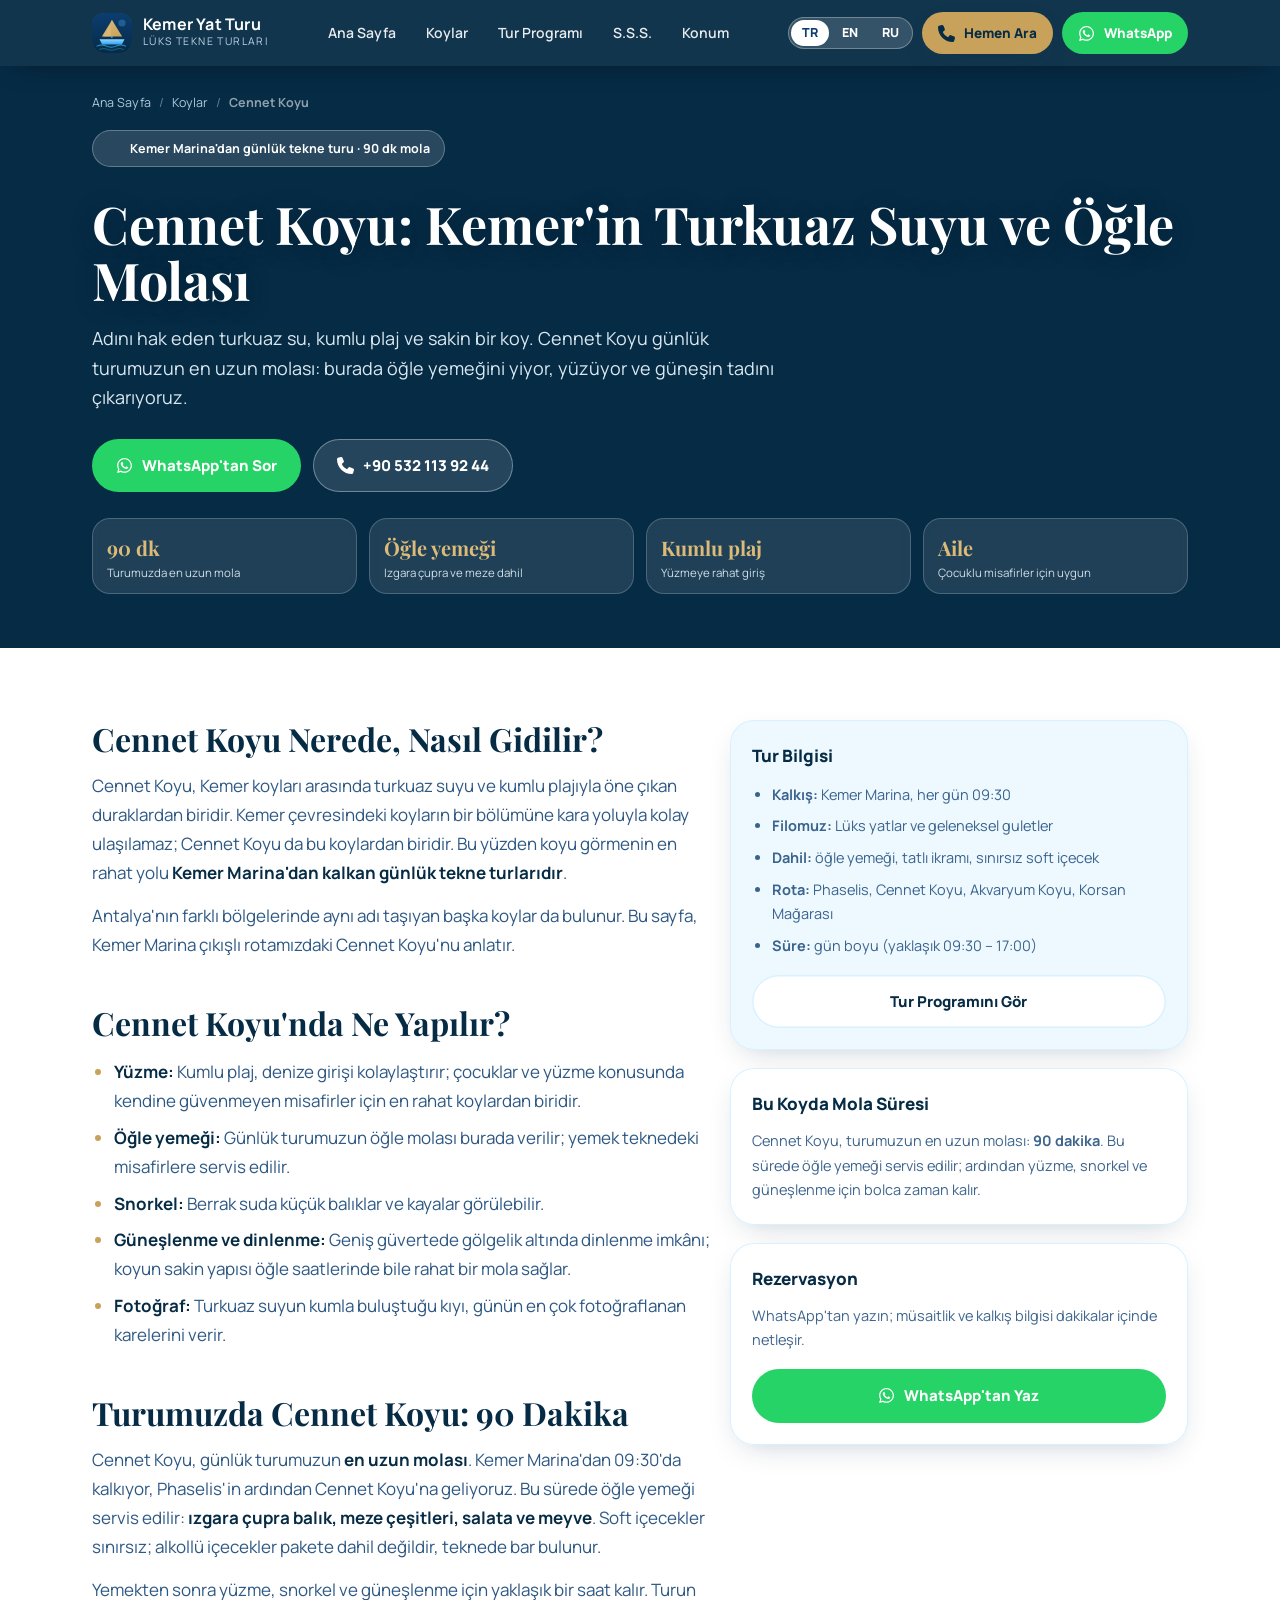
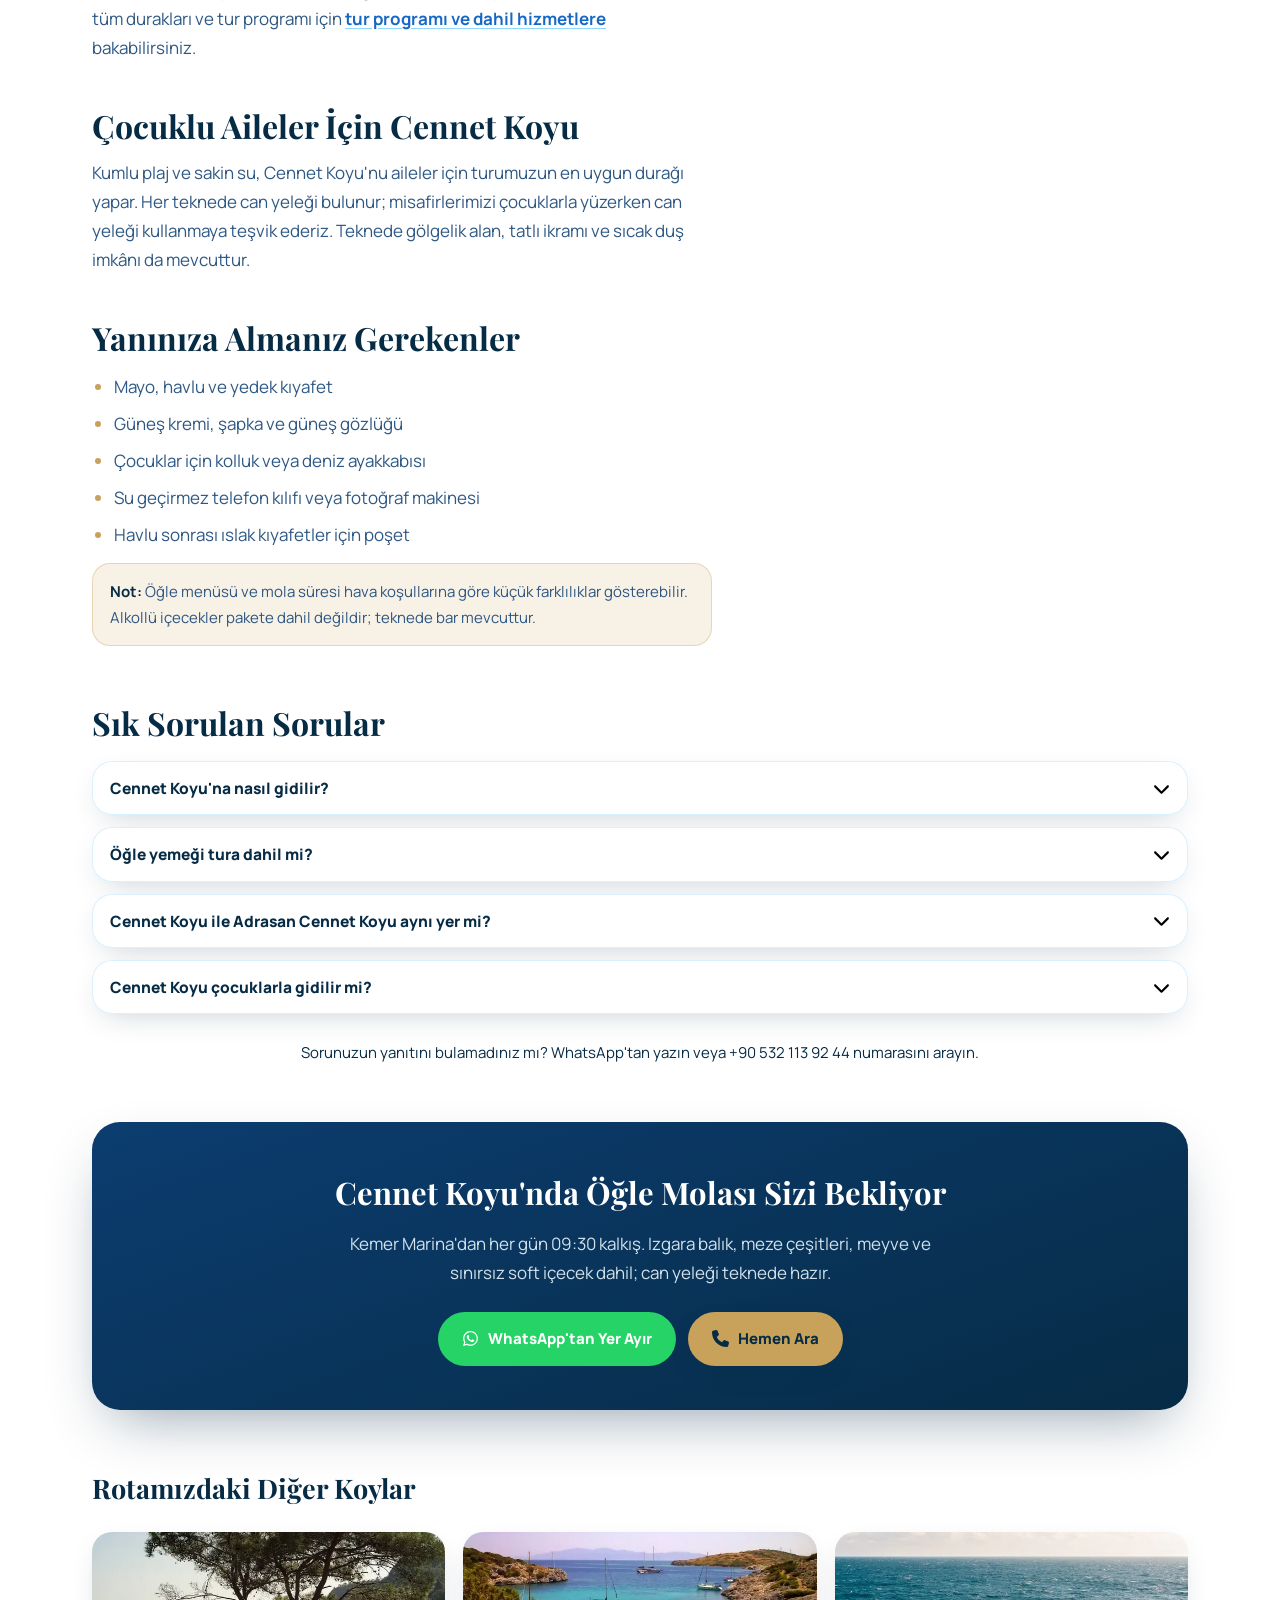
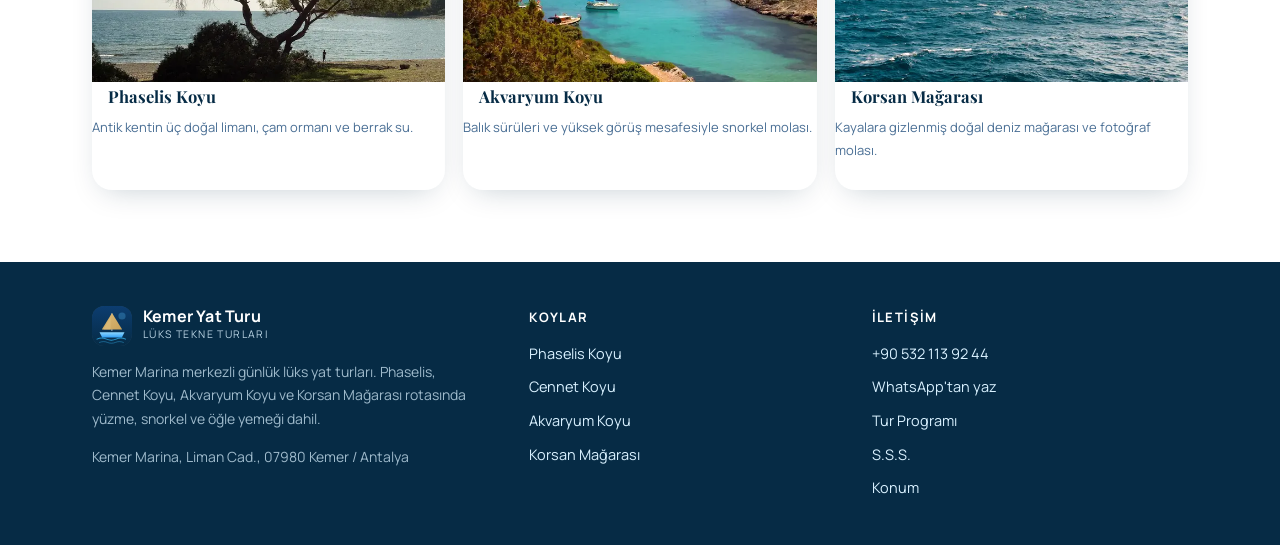
<file: cennet-koyu.html>
<!DOCTYPE html>
<html lang="tr" dir="ltr" data-koy="cennet">
<head>
<meta charset="UTF-8">
<meta name="viewport" content="width=device-width, initial-scale=1.0">
<meta name="theme-color" content="#062b45">

<!-- ============ TEMEL SEO ============ -->
<title>Cennet Koyu Kemer | Turkuaz Su, Plaj ve Öğle Molası</title>
<meta name="description" content="Cennet Koyu (Kemer): turkuaz su, kumlu plaj ve öğle yemeği molası. Günlük yat turumuzda bu koyda 90 dakika kalıyoruz. Ulaşım, rota ve pratik bilgiler.">
<meta name="robots" content="index, follow, max-image-preview:large, max-snippet:-1">
<meta name="author" content="Kemer Yat Turu">
<link rel="canonical" href="https://kemeryattur.com.tr/cennet-koyu.html">
<link rel="alternate" hreflang="tr" href="https://kemeryattur.com.tr/cennet-koyu.html">
<link rel="alternate" hreflang="en" href="https://kemeryattur.com.tr/cennet-koyu.html?lang=en">
<link rel="alternate" hreflang="ru" href="https://kemeryattur.com.tr/cennet-koyu.html?lang=ru">
<link rel="alternate" hreflang="x-default" href="https://kemeryattur.com.tr/cennet-koyu.html">

<!-- ============ OPEN GRAPH / TWITTER ============ -->
<meta property="og:type" content="article">
<meta property="og:site_name" content="Kemer Yat Turu">
<meta property="og:locale" content="tr_TR">
<meta property="og:title" content="Cennet Koyu: Kemer'in Turkuaz Suyu ve Öğle Molası">
<meta property="og:description" content="Turkuaz su, kumlu plaj ve öğle yemeği molası. Kemer Marina'dan günlük yat turumuzda Cennet Koyu'nda 90 dakika kalıyoruz.">
<meta property="og:url" content="https://kemeryattur.com.tr/cennet-koyu.html">
<meta property="og:image" content="https://kemeryattur.com.tr/images/cennet-koyu.webp">
<meta property="og:image:type" content="image/webp">
<meta property="og:image:width" content="1000">
<meta property="og:image:height" content="750">
<meta property="og:image:alt" content="Cennet Koyu'nun turkuaz suyu ve kumlu plajı – Kemer günlük tekne turu">
<meta name="twitter:card" content="summary_large_image">
<meta name="twitter:title" content="Cennet Koyu: Kemer'in Turkuaz Suyu ve Öğle Molası">
<meta name="twitter:description" content="Turkuaz su, kumlu plaj ve öğle yemeği molası. Kemer Marina'dan günlük yat turumuzda Cennet Koyu'nda 90 dakika kalıyoruz.">
<meta name="twitter:image" content="https://kemeryattur.com.tr/images/cennet-koyu.webp">
<meta name="twitter:image:alt" content="Cennet Koyu'nun turkuaz suyu ve kumlu plajı – Kemer günlük tekne turu">

<link rel="icon" href="data:image/svg+xml,%3Csvg xmlns='http://www.w3.org/2000/svg' viewBox='0 0 32 32'%3E%3Crect width='32' height='32' rx='7' fill='%23062b45'/%3E%3Cpath d='M6 21h20l-2 4H8z' fill='%2338bdf8'/%3E%3Cpath d='M16 6l8 13H8z' fill='%23c8a25a'/%3E%3C/svg%3E">

<!-- ============ PERFORMANS ============ -->
<link rel="preload" as="font" type="font/woff2" href="assets/fonts/playfair-display-700-latin.woff2" crossorigin>
<link rel="preload" as="font" type="font/woff2" href="assets/fonts/playfair-display-700-latin-ext.woff2" crossorigin>
<link rel="preload" as="image" href="images/cennet-koyu-768.webp" type="image/webp" media="(max-width: 767px)" fetchpriority="high">
<link rel="preload" as="image" href="images/cennet-koyu.webp" type="image/webp" media="(min-width: 768px)" fetchpriority="high">
<!-- Fontlar: self-host (assets/fonts/*.woff2) - Google Fonts CDN bagimliligi yok.
     @font-face tanimlari sayfaya gomuldu; kritik yolda ek istek olusmaz. -->
<style>
/* ==========================================================================
   Yerel font tanimlari (self-host) - Google Fonts CDN yerine
   Manrope 400/500/600/700/800, Playfair Display 600/700 (latin + latin-ext)
   Onbellek: vercel.json -> /assets/fonts/*.woff2 (immutable, 1 yil)
   ========================================================================== */
@font-face{font-family:'Manrope';font-style:normal;font-weight:400;font-display:swap;src:url('assets/fonts/manrope-400-latin-ext.woff2') format('woff2');unicode-range:U+0100-02BA, U+02BD-02C5, U+02C7-02CC, U+02CE-02D7, U+02DD-02FF, U+0304, U+0308, U+0329, U+1D00-1DBF, U+1E00-1E9F, U+1EF2-1EFF, U+2020, U+20A0-20AB, U+20AD-20C0, U+2113, U+2C60-2C7F, U+A720-A7FF}
@font-face{font-family:'Manrope';font-style:normal;font-weight:400;font-display:swap;src:url('assets/fonts/manrope-400-latin.woff2') format('woff2');unicode-range:U+0000-00FF, U+0131, U+0152-0153, U+02BB-02BC, U+02C6, U+02DA, U+02DC, U+0304, U+0308, U+0329, U+2000-206F, U+20AC, U+2122, U+2191, U+2193, U+2212, U+2215, U+FEFF, U+FFFD}
@font-face{font-family:'Manrope';font-style:normal;font-weight:500;font-display:swap;src:url('assets/fonts/manrope-500-latin-ext.woff2') format('woff2');unicode-range:U+0100-02BA, U+02BD-02C5, U+02C7-02CC, U+02CE-02D7, U+02DD-02FF, U+0304, U+0308, U+0329, U+1D00-1DBF, U+1E00-1E9F, U+1EF2-1EFF, U+2020, U+20A0-20AB, U+20AD-20C0, U+2113, U+2C60-2C7F, U+A720-A7FF}
@font-face{font-family:'Manrope';font-style:normal;font-weight:500;font-display:swap;src:url('assets/fonts/manrope-500-latin.woff2') format('woff2');unicode-range:U+0000-00FF, U+0131, U+0152-0153, U+02BB-02BC, U+02C6, U+02DA, U+02DC, U+0304, U+0308, U+0329, U+2000-206F, U+20AC, U+2122, U+2191, U+2193, U+2212, U+2215, U+FEFF, U+FFFD}
@font-face{font-family:'Manrope';font-style:normal;font-weight:600;font-display:swap;src:url('assets/fonts/manrope-600-latin-ext.woff2') format('woff2');unicode-range:U+0100-02BA, U+02BD-02C5, U+02C7-02CC, U+02CE-02D7, U+02DD-02FF, U+0304, U+0308, U+0329, U+1D00-1DBF, U+1E00-1E9F, U+1EF2-1EFF, U+2020, U+20A0-20AB, U+20AD-20C0, U+2113, U+2C60-2C7F, U+A720-A7FF}
@font-face{font-family:'Manrope';font-style:normal;font-weight:600;font-display:swap;src:url('assets/fonts/manrope-600-latin.woff2') format('woff2');unicode-range:U+0000-00FF, U+0131, U+0152-0153, U+02BB-02BC, U+02C6, U+02DA, U+02DC, U+0304, U+0308, U+0329, U+2000-206F, U+20AC, U+2122, U+2191, U+2193, U+2212, U+2215, U+FEFF, U+FFFD}
@font-face{font-family:'Manrope';font-style:normal;font-weight:700;font-display:swap;src:url('assets/fonts/manrope-700-latin-ext.woff2') format('woff2');unicode-range:U+0100-02BA, U+02BD-02C5, U+02C7-02CC, U+02CE-02D7, U+02DD-02FF, U+0304, U+0308, U+0329, U+1D00-1DBF, U+1E00-1E9F, U+1EF2-1EFF, U+2020, U+20A0-20AB, U+20AD-20C0, U+2113, U+2C60-2C7F, U+A720-A7FF}
@font-face{font-family:'Manrope';font-style:normal;font-weight:700;font-display:swap;src:url('assets/fonts/manrope-700-latin.woff2') format('woff2');unicode-range:U+0000-00FF, U+0131, U+0152-0153, U+02BB-02BC, U+02C6, U+02DA, U+02DC, U+0304, U+0308, U+0329, U+2000-206F, U+20AC, U+2122, U+2191, U+2193, U+2212, U+2215, U+FEFF, U+FFFD}
@font-face{font-family:'Manrope';font-style:normal;font-weight:800;font-display:swap;src:url('assets/fonts/manrope-800-latin-ext.woff2') format('woff2');unicode-range:U+0100-02BA, U+02BD-02C5, U+02C7-02CC, U+02CE-02D7, U+02DD-02FF, U+0304, U+0308, U+0329, U+1D00-1DBF, U+1E00-1E9F, U+1EF2-1EFF, U+2020, U+20A0-20AB, U+20AD-20C0, U+2113, U+2C60-2C7F, U+A720-A7FF}
@font-face{font-family:'Manrope';font-style:normal;font-weight:800;font-display:swap;src:url('assets/fonts/manrope-800-latin.woff2') format('woff2');unicode-range:U+0000-00FF, U+0131, U+0152-0153, U+02BB-02BC, U+02C6, U+02DA, U+02DC, U+0304, U+0308, U+0329, U+2000-206F, U+20AC, U+2122, U+2191, U+2193, U+2212, U+2215, U+FEFF, U+FFFD}
@font-face{font-family:'Playfair Display';font-style:normal;font-weight:600;font-display:swap;src:url('assets/fonts/playfair-display-600-latin-ext.woff2') format('woff2');unicode-range:U+0100-02BA, U+02BD-02C5, U+02C7-02CC, U+02CE-02D7, U+02DD-02FF, U+0304, U+0308, U+0329, U+1D00-1DBF, U+1E00-1E9F, U+1EF2-1EFF, U+2020, U+20A0-20AB, U+20AD-20C0, U+2113, U+2C60-2C7F, U+A720-A7FF}
@font-face{font-family:'Playfair Display';font-style:normal;font-weight:600;font-display:swap;src:url('assets/fonts/playfair-display-600-latin.woff2') format('woff2');unicode-range:U+0000-00FF, U+0131, U+0152-0153, U+02BB-02BC, U+02C6, U+02DA, U+02DC, U+0304, U+0308, U+0329, U+2000-206F, U+20AC, U+2122, U+2191, U+2193, U+2212, U+2215, U+FEFF, U+FFFD}
@font-face{font-family:'Playfair Display';font-style:normal;font-weight:700;font-display:swap;src:url('assets/fonts/playfair-display-700-latin-ext.woff2') format('woff2');unicode-range:U+0100-02BA, U+02BD-02C5, U+02C7-02CC, U+02CE-02D7, U+02DD-02FF, U+0304, U+0308, U+0329, U+1D00-1DBF, U+1E00-1E9F, U+1EF2-1EFF, U+2020, U+20A0-20AB, U+20AD-20C0, U+2113, U+2C60-2C7F, U+A720-A7FF}
@font-face{font-family:'Playfair Display';font-style:normal;font-weight:700;font-display:swap;src:url('assets/fonts/playfair-display-700-latin.woff2') format('woff2');unicode-range:U+0000-00FF, U+0131, U+0152-0153, U+02BB-02BC, U+02C6, U+02DA, U+02DC, U+0304, U+0308, U+0329, U+2000-206F, U+20AC, U+2122, U+2191, U+2193, U+2212, U+2215, U+FEFF, U+FFFD}
</style>
<style>
/* ==========================================================================
   Kemer Yat Turu - Koy detay sayfalari icin ortak stil dosyasi
   Tailwind'e bagimli DEGIL (index.html'deki derlenmis CSS'te olmayan
   siniflar orada calismiyor). Renkler, fontlar ve golgeler ana sayfayla
   birebir ayni degerlerde tanimlandi.
   ========================================================================== */
:root{
  --o950:#062b45; --o900:#0c3d70; --o800:#18569e; --o700:#1668c4;
  --o600:#1d81e3; --o400:#59c0ff; --o300:#8ed8ff; --o200:#bce7ff;
  --o100:#d9f1ff; --o50:#eef9ff; --gold:#c8a25a; --gold2:#dcbb79;
  --wa:#25d366;
  --card:0 10px 30px -12px rgba(6,43,69,.25);
  --lux:0 24px 60px -20px rgba(6,43,69,.45);
  --sans:Manrope,system-ui,-apple-system,"Segoe UI",Roboto,sans-serif;
  --display:"Playfair Display",Georgia,serif;
  --wrap:1160px;
}
*,*::before,*::after{box-sizing:border-box}
html{scroll-behavior:smooth;scroll-padding-top:88px}
body{margin:0;background:#fff;color:var(--o950);font-family:var(--sans);
  font-size:17px;line-height:1.7;overflow-x:hidden;-webkit-font-smoothing:antialiased}
img{display:block;max-width:100%;height:auto}
a{color:inherit;text-decoration:none}
svg{flex:none}
:focus-visible{outline:3px solid var(--gold);outline-offset:3px}
::selection{background:var(--gold);color:var(--o950)}
.sr-only{position:absolute;width:1px;height:1px;padding:0;margin:-1px;overflow:hidden;
  clip:rect(0,0,0,0);white-space:nowrap;border:0}

/* ---------- Yerlesim ---------- */
.wrap{width:100%;max-width:var(--wrap);margin:0 auto;padding:0 20px}
@media(min-width:768px){.wrap{padding:0 32px}}
.grid{display:grid;gap:18px}
@media(min-width:640px){.grid.cols-2{grid-template-columns:1fr 1fr}}
@media(min-width:900px){
  .grid.cols-3{grid-template-columns:repeat(3,1fr)}
  .grid.cols-2-lg{grid-template-columns:1.15fr .85fr}
}
.center{text-align:center}

/* ---------- Ust menu ---------- */
.head{position:sticky;top:0;z-index:60;background:rgba(6,43,69,.95);
  backdrop-filter:saturate(160%) blur(14px);box-shadow:0 10px 30px -18px rgba(0,0,0,.6)}
.head .wrap{display:flex;align-items:center;justify-content:space-between;gap:14px;
  min-height:66px;padding-top:8px;padding-bottom:8px}
.brand{display:flex;align-items:center;gap:11px;color:#fff}
.brand img{width:40px;height:40px;border-radius:12px;background:rgba(255,255,255,.12)}
.brand b{display:block;font-size:16px;line-height:1.15;letter-spacing:.2px}
.brand small{display:block;font-size:10.5px;letter-spacing:1.4px;text-transform:uppercase;
  color:var(--o100);opacity:.85}
.head-nav{display:none;gap:4px}
@media(min-width:1024px){.head-nav{display:flex}}
.head-nav a{padding:9px 13px;border-radius:12px;color:rgba(255,255,255,.9);
  font-size:14px;font-weight:600}
.head-nav a:hover{background:rgba(255,255,255,.1)}
.head-actions{display:flex;align-items:center;gap:9px}
.hide-sm{display:none}
@media(min-width:768px){.hide-sm{display:inline-flex}}

/* ---------- Butonlar ---------- */
.btn{display:inline-flex;align-items:center;justify-content:center;gap:9px;
  border:0;border-radius:999px;padding:14px 24px;font:inherit;font-size:15px;
  font-weight:800;cursor:pointer;transition:transform .25s ease,background-color .25s ease,
  color .25s ease,box-shadow .25s ease}
.btn svg{width:17px;height:17px}
.btn-gold{background:var(--gold);color:var(--o950);box-shadow:var(--card)}
.btn-gold:hover{background:var(--gold2)}
.btn-wa{background:var(--wa);color:#fff}
.btn-wa:hover{filter:brightness(1.08)}
.btn-ghost{background:rgba(255,255,255,.12);color:#fff;box-shadow:inset 0 0 0 1px rgba(255,255,255,.35)}
.btn-ghost:hover{background:#fff;color:var(--o950)}
.btn-line{background:#fff;color:var(--o950);box-shadow:inset 0 0 0 1.5px var(--o100)}
.btn-line:hover{background:var(--o50)}
.btn-sm{padding:10px 16px;font-size:13.5px}

/* ---------- Hero ---------- */
.hero{position:relative;isolation:isolate;color:#fff;overflow:hidden;
  background:var(--o950);padding:26px 0 54px}
.hero-media{position:absolute;inset:0;z-index:-2}
.hero-media img{width:100%;height:100%;object-fit:cover}
.hero-media::after{content:"";position:absolute;inset:0;
  background:linear-gradient(180deg,rgba(6,43,69,.86) 0%,rgba(6,43,69,.55) 45%,rgba(6,43,69,.88) 100%)}
.hero h1{font-family:var(--display);font-size:clamp(29px,6.6vw,52px);line-height:1.08;
  margin:16px 0 0;font-weight:700;text-shadow:0 3px 22px rgba(3,26,42,.45)}
.hero p.lead{margin:16px 0 0;font-size:clamp(15.5px,2.3vw,18px);line-height:1.65;
  color:rgba(238,249,255,.92);max-width:62ch}
.hero .btn-row{display:flex;flex-wrap:wrap;gap:12px;margin-top:26px}
.eyebrow{display:inline-flex;align-items:center;gap:8px;border-radius:999px;
  background:rgba(255,255,255,.14);box-shadow:inset 0 0 0 1px rgba(255,255,255,.28);
  padding:8px 15px;font-size:12.5px;font-weight:700;backdrop-filter:blur(6px)}
.eyebrow svg{width:15px;height:15px;color:var(--gold2)}

/* ---------- Kirinti izi ---------- */
.crumbs{display:flex;flex-wrap:wrap;align-items:center;gap:8px;font-size:12.5px;
  color:rgba(217,241,255,.8);margin:0 0 4px}
.crumbs a:hover{color:#fff;text-decoration:underline}
.crumbs span{opacity:.55}
.crumbs [aria-current]{color:#fff;font-weight:700}

/* ---------- Rakam kutusu ---------- */
.facts{display:grid;gap:12px;margin:26px 0 0;padding:0;list-style:none;
  grid-template-columns:repeat(2,1fr)}
@media(min-width:768px){.facts{grid-template-columns:repeat(4,1fr)}}
.facts li{background:rgba(255,255,255,.1);box-shadow:inset 0 0 0 1px rgba(255,255,255,.2);
  border-radius:18px;padding:13px 15px;backdrop-filter:blur(6px)}
.facts b{display:block;font-family:var(--display);font-size:20px;color:var(--gold2)}
.facts small{display:block;font-size:11.5px;line-height:1.35;color:rgba(238,249,255,.85)}

/* ---------- Icerik ---------- */
.main{padding:52px 0 8px}
@media(min-width:768px){.main{padding:72px 0 8px}}
.article{max-width:74ch}
.article h2{font-family:var(--display);font-size:clamp(23px,3.6vw,32px);line-height:1.2;
  margin:44px 0 0;font-weight:700}
.article h2:first-child{margin-top:0}
.article h3{font-size:18.5px;margin:26px 0 0;font-weight:800}
.article p{margin:14px 0 0;color:rgba(12,61,112,.86)}
.article ul,.article ol{margin:16px 0 0;padding-left:22px;color:rgba(12,61,112,.86)}
.article li{margin:8px 0 0}
.article li::marker{color:var(--gold)}
.article strong{color:var(--o950)}
.article a:not(.btn){color:var(--o700);font-weight:700;
  text-decoration:underline;text-decoration-color:var(--o300);text-underline-offset:3px}
.article a:not(.btn):hover{color:var(--o950)}
.side{display:grid;gap:18px;align-content:start}
@media(min-width:900px){.side{position:sticky;top:96px}}

/* ---------- Kartlar / kutular ---------- */
.card{background:#fff;border-radius:24px;padding:22px;
  box-shadow:var(--card),inset 0 0 0 1px var(--o100)}
.card h2,.card h3{margin:0;font-size:17px;font-family:var(--sans);font-weight:800}
.card p{margin:10px 0 0;font-size:14.5px;color:rgba(12,61,112,.8)}
.card ul{margin:12px 0 0;padding-left:20px;font-size:14.5px;color:rgba(12,61,112,.8)}
.card ul li{margin:7px 0 0}
.card .btn{width:100%;margin-top:16px}
.tint{background:var(--o50)}
.note{border-radius:18px;background:rgba(200,162,90,.15);
  box-shadow:inset 0 0 0 1px rgba(200,162,90,.35);padding:16px 18px;margin:24px 0 0;
  font-size:15px;color:var(--o900)}
.note b{color:var(--o950)}

/* ---------- S.S.S. ---------- */
.faq{border-radius:20px;background:#fff;margin:12px 0 0;overflow:hidden;
  box-shadow:var(--card),inset 0 0 0 1px var(--o100)}
.faq summary{display:flex;align-items:center;justify-content:space-between;gap:14px;
  cursor:pointer;list-style:none;padding:14px 18px;font-weight:800;font-size:15.5px}
.faq summary::-webkit-details-marker{display:none}
.faq summary:hover{background:var(--o50)}
.faq .ico{transition:transform .3s ease;color:var(--o700);width:17px;height:17px}
.faq[open] .ico{transform:rotate(180deg)}
.faq .ans{padding:0 18px 16px;font-size:15px;color:rgba(12,61,112,.85)}
.faq .ans p{margin:0}
.faq-more{margin:26px 0 0;text-align:center;font-size:15px}

/* ---------- CTA ---------- */
.cta{margin:56px 0 0;border-radius:28px;padding:32px 24px;color:#fff;text-align:center;
  background:linear-gradient(160deg,var(--o900) 0%,var(--o950) 100%);box-shadow:var(--lux)}
@media(min-width:768px){.cta{padding:44px 40px}}
.cta h2{font-family:var(--display);font-size:clamp(22px,3.4vw,31px);margin:0;font-weight:700}
.cta p{margin:12px auto 0;max-width:60ch;color:rgba(238,249,255,.88)}
.cta .btn-row{display:flex;flex-wrap:wrap;gap:12px;justify-content:center;margin-top:24px}

/* ---------- Diger koylar ---------- */
.more{margin:56px 0 0}
.more h2{font-family:var(--display);font-size:clamp(21px,3vw,27px);margin:0}
.more .grid{margin-top:20px}
.more a{display:block;border-radius:20px;overflow:hidden;background:#fff;
  box-shadow:var(--card);transition:transform .35s ease,box-shadow .35s ease}
.more a:hover,.more a:focus-visible{transform:translateY(-6px);box-shadow:var(--lux)}
.more img{height:150px;width:100%;object-fit:cover}
.more .t{padding:14px 16px}
.more b{font-family:var(--display);font-size:16.5px}
.more small{display:block;margin-top:5px;font-size:13px;color:rgba(12,61,112,.75)}

/* ---------- Alt bilgi ---------- */
.foot{margin-top:64px;background:var(--o950);color:var(--o100);padding:44px 0 96px;
  font-size:14.5px}
@media(min-width:768px){.foot{padding-bottom:44px}}
.foot .grid{gap:26px}
@media(min-width:768px){.foot .grid{grid-template-columns:1.3fr 1fr 1fr}}
.foot h2{font-size:13px;letter-spacing:1.4px;text-transform:uppercase;color:#fff;margin:0}
.foot ul{list-style:none;margin:14px 0 0;padding:0}
.foot li{margin:9px 0 0}
.foot a:hover{color:var(--gold2)}
.foot .about{color:rgba(217,241,255,.72);margin:14px 0 0;max-width:42ch;font-size:14px}
.foot .brand{margin-bottom:2px}

/* ---------- Sabit mobil aksiyon cubugu ---------- */
.sticky{position:fixed;left:0;right:0;bottom:0;z-index:70;display:grid;
  grid-template-columns:1fr 1fr;gap:8px;padding:10px 12px;
  background:rgba(6,43,69,.95);backdrop-filter:blur(10px);
  box-shadow:0 -10px 30px -18px rgba(0,0,0,.6)}
@media(min-width:768px){.sticky{display:none}}
.sticky .btn{padding:13px 12px;font-size:14px}

/* ---------- Ikonlar (satir ici SVG sprite) ---------- */
.i{height:1em;width:auto;display:inline-block;vertical-align:-.125em;fill:currentColor}

/* ---------- Bolum basligi (govde disi) ---------- */
.sec-h{font-family:var(--display);font-size:clamp(23px,3.6vw,32px);line-height:1.2;
  font-weight:700;margin:0 0 18px}

/* ---------- Dil secici (TR / EN / RU) ---------- */
.lang-switch{display:flex;align-items:center;gap:2px;padding:3px;border-radius:999px;
  background:rgba(255,255,255,.15);box-shadow:inset 0 0 0 1px rgba(255,255,255,.3)}
.lang-btn{border:0;background:transparent;color:#fff;font:inherit;font-size:12px;font-weight:800;
  line-height:1;padding:7px 9px;border-radius:999px;cursor:pointer;
  transition:background-color .25s ease,color .25s ease}
.lang-btn:hover{background:rgba(255,255,255,.16)}
.lang-btn.is-active{background:#fff;color:var(--o900)}
@media(min-width:768px){.lang-btn{font-size:12.5px;padding:7px 11px}}
@media(max-width:430px){
  .lang-btn{padding:6px 7px;font-size:11px}
  .brand small{display:none}
  .brand b{font-size:14.5px}
}

/* ---------- Hareket azaltma ---------- */
@media(prefers-reduced-motion:reduce){
  *{animation:none!important;transition:none!important}
  html{scroll-behavior:auto}
}
</style>
<script src="assets/koy-sayfa.js" defer></script>

<!-- Ikonlar: Font Awesome Free 6.5.2 (ikonlar CC BY 4.0, kod MIT) - fontawesome.com/license/free -->

<!-- ============ YAPISAL VERI (JSON-LD) ============ -->
<script type="application/ld+json">
{
  "@context": "https://schema.org",
  "@graph": [
    {
      "@type": "TouristAttraction",
      "name": "Cennet Koyu",
      "description": "Kemer koyları arasında turkuaz suyu ve kumlu plajıyla öne çıkan, günlük tekne turlarının öğle yemeği durağı.",
      "image": "https://kemeryattur.com.tr/images/cennet-koyu.webp",
      "url": "https://kemeryattur.com.tr/cennet-koyu.html",
      "address": {
        "@type": "PostalAddress",
        "addressLocality": "Kemer",
        "addressRegion": "Antalya",
        "addressCountry": "TR"
      },
      "touristType": [
        "Aileler",
        "Çiftler",
        "Deniz ve güneş tatili"
      ],
      "publicAccess": true,
      "isPartOf": {
        "@type": "TouristDestination",
        "name": "Kemer, Antalya"
      },
      "provider": {
        "@type": "TourismInformationCenter",
        "name": "Kemer Yat Turu",
        "telephone": "+905321139244",
        "url": "https://kemeryattur.com.tr/"
      }
    },
    {
      "@type": "BreadcrumbList",
      "itemListElement": [
        {
          "@type": "ListItem",
          "position": 1,
          "name": "Ana Sayfa",
          "item": "https://kemeryattur.com.tr/"
        },
        {
          "@type": "ListItem",
          "position": 2,
          "name": "Gittiğimiz Koylar",
          "item": "https://kemeryattur.com.tr/#rotalar"
        },
        {
          "@type": "ListItem",
          "position": 3,
          "name": "Cennet Koyu",
          "item": "https://kemeryattur.com.tr/cennet-koyu.html"
        }
      ]
    },
    {
      "@type": "FAQPage",
      "mainEntity": [
        {
          "@type": "Question",
          "name": "Cennet Koyu'na nasıl gidilir?",
          "acceptedAnswer": {
            "@type": "Answer",
            "text": "Cennet Koyu'na en rahat ulaşım denizden sağlanır: Kemer Marina'dan kalkan günlük tekne turları koya doğrudan gelir. Kemer çevresindeki koyların bir bölümüne kara yoluyla kolay ulaşılamadığı için günlük yat turumuz koyu görmenin en pratik yoludur."
          }
        },
        {
          "@type": "Question",
          "name": "Öğle yemeği tura dahil mi?",
          "acceptedAnswer": {
            "@type": "Answer",
            "text": "Evet. Günlük turumuzda öğle yemeği, meze çeşitleri, meyve ve sınırsız soft içecek tura dahildir. Alkollü içecekler pakete dahil değildir; teknede bar bulunur."
          }
        },
        {
          "@type": "Question",
          "name": "Cennet Koyu ile Adrasan Cennet Koyu aynı yer mi?",
          "acceptedAnswer": {
            "@type": "Answer",
            "text": "Hayır, aynı yer değildir. Antalya'da 'Cennet Koyu' adını taşıyan birden fazla koy bulunur. Bu sayfa, Kemer Marina çıkışlı günlük tur rotamızdaki Cennet Koyu'nu anlatır."
          }
        },
        {
          "@type": "Question",
          "name": "Cennet Koyu çocuklarla gidilir mi?",
          "acceptedAnswer": {
            "@type": "Answer",
            "text": "Evet. Koyun kumlu plajı ve sakin suyu çocuklu aileler için uygundur. Teknede her misafir için can yeleği bulunur ve gölgelik alanda dinlenme imkânı vardır."
          }
        }
      ]
    }
  ]
}
</script>
</head>
<body>
<!-- Ikonlar: Font Awesome Free 6.5.2 (CC BY 4.0) - fontawesome.com/license/free -->
<svg width="0" height="0" style="position:absolute;overflow:hidden" aria-hidden="true" focusable="false"><symbol id="i-chevron-down" viewBox="0 0 512 512"><path d="M233.4 406.6c12.5 12.5 32.8 12.5 45.3 0l192-192c12.5-12.5 12.5-32.8 0-45.3s-32.8-12.5-45.3 0L256 338.7 86.6 169.4c-12.5-12.5-32.8-12.5-45.3 0s-12.5 32.8 0 45.3l192 192z"/></symbol><symbol id="i-phone" viewBox="0 0 512 512"><path d="M164.9 24.6c-7.7-18.6-28-28.5-47.4-23.2l-88 24C12.1 30.2 0 46 0 64C0 311.4 200.6 512 448 512c18 0 33.8-12.1 38.6-29.5l24-88c5.3-19.4-4.6-39.7-23.2-47.4l-96-40c-16.3-6.8-35.2-2.1-46.3 11.6L304.7 368C234.3 334.7 177.3 277.7 144 207.3L193.3 167c13.7-11.2 18.4-30 11.6-46.3l-40-96z"/></symbol><symbol id="i-utensils" viewBox="0 0 448 512"><path d="M416 0C400 0 288 32 288 176V288c0 35.3 28.7 64 64 64h32V480c0 17.7 14.3 32 32 32s32-14.3 32-32V352 240 32c0-17.7-14.3-32-32-32zM64 16C64 7.8 57.9 1 49.7 .1S34.2 4.6 32.4 12.5L2.1 148.8C.7 155.1 0 161.5 0 167.9c0 45.9 35.1 83.6 80 87.7V480c0 17.7 14.3 32 32 32s32-14.3 32-32V255.6c44.9-4.1 80-41.8 80-87.7c0-6.4-.7-12.8-2.1-19.1L191.6 12.5c-1.8-8-9.3-13.3-17.4-12.4S160 7.8 160 16V150.2c0 5.4-4.4 9.8-9.8 9.8c-5.1 0-9.3-3.9-9.8-9L127.9 14.6C127.2 6.3 120.3 0 112 0s-15.2 6.3-15.9 14.6L83.7 151c-.5 5.1-4.7 9-9.8 9c-5.4 0-9.8-4.4-9.8-9.8V16zm48.3 152l-.3 0-.3 0 .3-.7 .3 .7z"/></symbol><symbol id="i-whatsapp" viewBox="0 0 448 512"><path d="M380.9 97.1C339 55.1 283.2 32 223.9 32c-122.4 0-222 99.6-222 222 0 39.1 10.2 77.3 29.6 111L0 480l117.7-30.9c32.4 17.7 68.9 27 106.1 27h.1c122.3 0 224.1-99.6 224.1-222 0-59.3-25.2-115-67.1-157zm-157 341.6c-33.2 0-65.7-8.9-94-25.7l-6.7-4-69.8 18.3L72 359.2l-4.4-7c-18.5-29.4-28.2-63.3-28.2-98.2 0-101.7 82.8-184.5 184.6-184.5 49.3 0 95.6 19.2 130.4 54.1 34.8 34.9 56.2 81.2 56.1 130.5 0 101.8-84.9 184.6-186.6 184.6zm101.2-138.2c-5.5-2.8-32.8-16.2-37.9-18-5.1-1.9-8.8-2.8-12.5 2.8-3.7 5.6-14.3 18-17.6 21.8-3.2 3.7-6.5 4.2-12 1.4-32.6-16.3-54-29.1-75.5-66-5.7-9.8 5.7-9.1 16.3-30.3 1.8-3.7.9-6.9-.5-9.7-1.4-2.8-12.5-30.1-17.1-41.2-4.5-10.8-9.1-9.3-12.5-9.5-3.2-.2-6.9-.2-10.6-.2-3.7 0-9.7 1.4-14.8 6.9-5.1 5.6-19.4 19-19.4 46.3 0 27.3 19.9 53.7 22.6 57.4 2.8 3.7 39.1 59.7 94.8 83.8 35.2 15.2 49 16.5 66.6 13.9 10.7-1.6 32.8-13.4 37.4-26.4 4.6-13 4.6-24.1 3.2-26.4-1.3-2.5-5-3.9-10.5-6.6z"/></symbol></svg>

<!-- ================= UST MENU ================= -->
<header class="head">
  <div class="wrap">
    <a class="brand" href="index.html">
      <img src="images/logo.svg" width="40" height="40" alt="Kemer Yat Turu logosu">
      <span><b>Kemer Yat Turu</b><small data-i18n="brand_sub">Lüks Tekne Turları</small></span>
    </a>
    <nav class="head-nav" aria-label="Ana menü" data-i18n-aria="aria_menu">
      <a href="index.html" data-i18n="nav_home">Ana Sayfa</a>
      <a href="index.html#rotalar" data-i18n="nav_bays">Koylar</a>
      <a href="index.html#program" data-i18n="nav_program">Tur Programı</a>
      <a href="index.html#sss" data-i18n="nav_faq">S.S.S.</a>
      <a href="index.html#konum" data-i18n="nav_location">Konum</a>
    </nav>
    <div class="head-actions">
      <div class="lang-switch" role="group" aria-label="Dil seçimi / Language / Язык">
        <button type="button" class="lang-btn is-active" data-lang="tr" aria-pressed="true">TR</button>
        <button type="button" class="lang-btn" data-lang="en" aria-pressed="false">EN</button>
        <button type="button" class="lang-btn" data-lang="ru" aria-pressed="false">RU</button>
      </div>
      <a class="hide-sm btn btn-gold btn-sm" href="tel:+905321139244">
        <svg class="i" aria-hidden="true"><use href="#i-phone"></use></svg> <span data-i18n="nav_call">Hemen Ara</span>
      </a>
      <a data-wa="general" class="btn btn-wa btn-sm" href="https://wa.me/905321139244?text=Merhaba%2C%20Kemer%20yat%20turu%20hakk%C4%B1nda%20bilgi%20ve%20m%C3%BCsaitlik%20almak%20istiyorum." target="_blank" rel="noopener">
        <svg class="i" aria-hidden="true"><use href="#i-whatsapp"></use></svg>
        <span data-i18n="nav_wa">WhatsApp</span>
      </a>
    </div>
  </div>
</header>

<main>
<!-- ================= HERO ================= -->
<section class="hero">
  <div class="hero-media" aria-hidden="true">
    <picture>
      <source media="(max-width: 767px)" srcset="images/cennet-koyu-768.webp" type="image/webp">
      <img src="images/cennet-koyu.webp" width="1000" height="750" alt="" fetchpriority="high" decoding="async">
    </picture>
  </div>
  <div class="wrap">
    <nav class="crumbs" aria-label="Sayfa yolu" data-i18n-aria="aria_crumb">
      <a href="index.html" data-i18n="nav_home">Ana Sayfa</a> <span>/</span>
      <a href="index.html#rotalar" data-i18n="nav_bays">Koylar</a> <span>/</span>
      <span aria-current="page" data-i18n="crumb">Cennet Koyu</span>
    </nav>
    <p class="eyebrow">
      <svg class="i" aria-hidden="true"><use href="#i-water"></use></svg>
      <span data-i18n="eyebrow">Kemer Marina'dan günlük tekne turu · 90 dk mola</span>
    </p>
    <h1 data-i18n="h1">Cennet Koyu: Kemer'in Turkuaz Suyu ve Öğle Molası</h1>
    <p class="lead" data-i18n="lead">Adını hak eden turkuaz su, kumlu plaj ve sakin bir koy. Cennet Koyu günlük turumuzun en uzun molası: burada öğle yemeğini yiyor, yüzüyor ve güneşin tadını çıkarıyoruz.</p>
    <div class="btn-row">
      <a data-wa="cennet" class="btn btn-wa" href="https://wa.me/905321139244?text=Merhaba%2C%20Cennet%20Koyu%20hakk%C4%B1nda%20bilgi%20ve%20rezervasyon%20almak%20istiyorum.%20Tarih%3A%20" target="_blank" rel="noopener">
        <svg class="i" aria-hidden="true"><use href="#i-whatsapp"></use></svg> <span data-i18n="cta_ask">WhatsApp'tan Sor</span>
      </a>
      <a class="btn btn-ghost" href="tel:+905321139244">
        <svg class="i" aria-hidden="true"><use href="#i-phone"></use></svg> +90 532 113 92 44
      </a>
    </div>
    <ul class="facts"><li><b data-i18n="fact1_v">90 dk</b><small data-i18n="fact1_l">Turumuzda en uzun mola</small></li>
      <li><b data-i18n="fact2_v">Öğle yemeği</b><small data-i18n="fact2_l">Izgara çupra ve meze dahil</small></li>
      <li><b data-i18n="fact3_v">Kumlu plaj</b><small data-i18n="fact3_l">Yüzmeye rahat giriş</small></li>
      <li><b data-i18n="fact4_v">Aile</b><small data-i18n="fact4_l">Çocuklu misafirler için uygun</small></li></ul>
  </div>
</section>

<!-- ================= ICERIK ================= -->
<section class="main">
  <div class="wrap">
    <div class="grid cols-2-lg">
      <article class="article">
<h2 data-i18n="sec1_h2">Cennet Koyu Nerede, Nasıl Gidilir?</h2>
<p data-i18n-html="sec1_p1">Cennet Koyu, Kemer koyları arasında turkuaz suyu ve kumlu plajıyla öne çıkan duraklardan biridir. Kemer çevresindeki koyların bir bölümüne kara yoluyla kolay ulaşılamaz; Cennet Koyu da bu koylardan biridir. Bu yüzden koyu görmenin en rahat yolu <strong>Kemer Marina'dan kalkan günlük tekne turlarıdır</strong>.</p>
   <p data-i18n-html="sec1_p2">Antalya'nın farklı bölgelerinde aynı adı taşıyan başka koylar da bulunur. Bu sayfa, Kemer Marina çıkışlı rotamızdaki Cennet Koyu'nu anlatır.</p>
        <h2 data-i18n="sec2_h2">Cennet Koyu'nda Ne Yapılır?</h2>
<ul>
   <li data-i18n-html="sec2_li1"><strong>Yüzme:</strong> Kumlu plaj, denize girişi kolaylaştırır; çocuklar ve yüzme konusunda kendine güvenmeyen misafirler için en rahat koylardan biridir.</li>
   <li data-i18n-html="sec2_li2"><strong>Öğle yemeği:</strong> Günlük turumuzun öğle molası burada verilir; yemek teknedeki misafirlere servis edilir.</li>
   <li data-i18n-html="sec2_li3"><strong>Snorkel:</strong> Berrak suda küçük balıklar ve kayalar görülebilir.</li>
   <li data-i18n-html="sec2_li4"><strong>Güneşlenme ve dinlenme:</strong> Geniş güvertede gölgelik altında dinlenme imkânı; koyun sakin yapısı öğle saatlerinde bile rahat bir mola sağlar.</li>
   <li data-i18n-html="sec2_li5"><strong>Fotoğraf:</strong> Turkuaz suyun kumla buluştuğu kıyı, günün en çok fotoğraflanan karelerini verir.</li>
   </ul>
        <h2 data-i18n="sec3_h2">Turumuzda Cennet Koyu: 90 Dakika</h2>
<p data-i18n-html="sec3_p1">Cennet Koyu, günlük turumuzun <strong>en uzun molası</strong>. Kemer Marina'dan 09:30'da kalkıyor, Phaselis'in ardından Cennet Koyu'na geliyoruz. Bu sürede öğle yemeği servis edilir: <strong>ızgara çupra balık, meze çeşitleri, salata ve meyve</strong>. Soft içecekler sınırsız; alkollü içecekler pakete dahil değildir, teknede bar bulunur.</p>
   <p data-i18n-html="sec3_p2">Yemekten sonra yüzme, snorkel ve güneşlenme için yaklaşık bir saat kalır. Turun tüm durakları ve tur programı için <a href="index.html#program">tur programı ve dahil hizmetlere</a> bakabilirsiniz.</p>
        <h2 data-i18n="sec4_h2">Çocuklu Aileler İçin Cennet Koyu</h2>
<p data-i18n-html="sec4_p1">Kumlu plaj ve sakin su, Cennet Koyu'nu aileler için turumuzun en uygun durağı yapar. Her teknede can yeleği bulunur; misafirlerimizi çocuklarla yüzerken can yeleği kullanmaya teşvik ederiz. Teknede gölgelik alan, tatlı ikramı ve sıcak duş imkânı da mevcuttur.</p>
        <h2 data-i18n="sec5_h2">Yanınıza Almanız Gerekenler</h2>
<ul>
   <li data-i18n-html="sec5_li1">Mayo, havlu ve yedek kıyafet</li>
   <li data-i18n-html="sec5_li2">Güneş kremi, şapka ve güneş gözlüğü</li>
   <li data-i18n-html="sec5_li3">Çocuklar için kolluk veya deniz ayakkabısı</li>
   <li data-i18n-html="sec5_li4">Su geçirmez telefon kılıfı veya fotoğraf makinesi</li>
   <li data-i18n-html="sec5_li5">Havlu sonrası ıslak kıyafetler için poşet</li>
   </ul>
        <p class="note" data-i18n-html="note"><b>Not:</b> Öğle menüsü ve mola süresi hava koşullarına göre küçük farklılıklar gösterebilir. Alkollü içecekler pakete dahil değildir; teknede bar mevcuttur.</p>
      </article>

      <aside class="side">
        <div class="card tint">
          <h2 data-i18n="side_tour">Tur Bilgisi</h2>
          <ul>
            <li><strong data-i18n="side_depart">Kalkış:</strong> <span data-i18n="side_depart_v">Kemer Marina, her gün 09:30</span></li>
            <li><strong data-i18n="side_fleet">Filomuz:</strong> <span data-i18n="side_fleet_v">Lüks yatlar ve geleneksel guletler</span></li>
            <li><strong data-i18n="side_incl">Dahil:</strong> <span data-i18n="side_incl_v">öğle yemeği, tatlı ikramı, sınırsız soft içecek</span></li>
            <li><strong data-i18n="side_route">Rota:</strong> <span data-i18n="side_route_v">Phaselis, Cennet Koyu, Akvaryum Koyu, Korsan Mağarası</span></li>
            <li><strong data-i18n="side_dur">Süre:</strong> <span data-i18n="side_dur_v">gün boyu (yaklaşık 09:30 – 17:00)</span></li>
          </ul>
          <a class="btn btn-line" href="index.html#program"><span data-i18n="cta_program">Tur Programını Gör</span></a>
        </div>
        <div class="card">
          <h2 data-i18n="side_stop">Bu Koyda Mola Süresi</h2>
          <p data-i18n-html="stop">Cennet Koyu, turumuzun en uzun molası: <strong>90 dakika</strong>. Bu sürede öğle yemeği servis edilir; ardından yüzme, snorkel ve güneşlenme için bolca zaman kalır.</p>
        </div>
        <div class="card">
          <h2 data-i18n="side_book">Rezervasyon</h2>
          <p data-i18n="side_book_text">WhatsApp'tan yazın; müsaitlik ve kalkış bilgisi dakikalar içinde netleşir.</p>
          <a data-wa="cennet" class="btn btn-wa" href="https://wa.me/905321139244?text=Merhaba%2C%20Cennet%20Koyu%20hakk%C4%B1nda%20bilgi%20ve%20rezervasyon%20almak%20istiyorum.%20Tarih%3A%20" target="_blank" rel="noopener">
            <svg class="i" aria-hidden="true"><use href="#i-whatsapp"></use></svg> <span data-i18n="cta_write">WhatsApp'tan Yaz</span>
          </a>
        </div>
      </aside>
    </div>

    <section style="margin-top:58px" aria-labelledby="sss">
      <h2 id="sss" class="sec-h" data-i18n="faq_title">Sık Sorulan Sorular</h2>
      <details class="faq">
        <summary><span data-i18n="faq_q1">Cennet Koyu'na nasıl gidilir?</span>
          <svg class="ico" aria-hidden="true"><use href="#i-chevron-down"></use></svg>
        </summary>
        <div class="ans"><p data-i18n="faq_a1">Cennet Koyu'na en rahat ulaşım denizden sağlanır: Kemer Marina'dan kalkan günlük tekne turları koya doğrudan gelir. Kemer çevresindeki koyların bir bölümüne kara yoluyla kolay ulaşılamadığı için günlük yat turumuz koyu görmenin en pratik yoludur.</p></div>
      </details>
      <details class="faq">
        <summary><span data-i18n="faq_q2">Öğle yemeği tura dahil mi?</span>
          <svg class="ico" aria-hidden="true"><use href="#i-chevron-down"></use></svg>
        </summary>
        <div class="ans"><p data-i18n="faq_a2">Evet. Günlük turumuzda öğle yemeği, meze çeşitleri, meyve ve sınırsız soft içecek tura dahildir. Alkollü içecekler pakete dahil değildir; teknede bar bulunur.</p></div>
      </details>
      <details class="faq">
        <summary><span data-i18n="faq_q3">Cennet Koyu ile Adrasan Cennet Koyu aynı yer mi?</span>
          <svg class="ico" aria-hidden="true"><use href="#i-chevron-down"></use></svg>
        </summary>
        <div class="ans"><p data-i18n="faq_a3">Hayır, aynı yer değildir. Antalya'da 'Cennet Koyu' adını taşıyan birden fazla koy bulunur. Bu sayfa, Kemer Marina çıkışlı günlük tur rotamızdaki Cennet Koyu'nu anlatır.</p></div>
      </details>
      <details class="faq">
        <summary><span data-i18n="faq_q4">Cennet Koyu çocuklarla gidilir mi?</span>
          <svg class="ico" aria-hidden="true"><use href="#i-chevron-down"></use></svg>
        </summary>
        <div class="ans"><p data-i18n="faq_a4">Evet. Koyun kumlu plajı ve sakin suyu çocuklu aileler için uygundur. Teknede her misafir için can yeleği bulunur ve gölgelik alanda dinlenme imkânı vardır.</p></div>
      </details>
      <p class="faq-more"><span data-i18n="faq_more_pre">Sorunuzun yanıtını bulamadınız mı?</span>
        <a data-wa="cennet" href="https://wa.me/905321139244?text=Merhaba%2C%20Cennet%20Koyu%20hakk%C4%B1nda%20bilgi%20ve%20rezervasyon%20almak%20istiyorum.%20Tarih%3A%20" target="_blank" rel="noopener"><span data-i18n="faq_more_link">WhatsApp'tan yazın</span></a> <span data-i18n="faq_more_mid">veya</span>
        <a href="tel:+905321139244">+90 532 113 92 44</a> <span data-i18n="faq_more_post">numarasını arayın.</span></p>
    </section>

    <section class="cta">
      <h2 data-i18n="cta_title">Cennet Koyu'nda Öğle Molası Sizi Bekliyor</h2>
      <p data-i18n="cta_text">Kemer Marina'dan her gün 09:30 kalkış. Izgara balık, meze çeşitleri, meyve ve sınırsız soft içecek dahil; can yeleği teknede hazır.</p>
      <div class="btn-row">
        <a data-wa="cennet" class="btn btn-wa" href="https://wa.me/905321139244?text=Merhaba%2C%20Cennet%20Koyu%20hakk%C4%B1nda%20bilgi%20ve%20rezervasyon%20almak%20istiyorum.%20Tarih%3A%20" target="_blank" rel="noopener">
          <svg class="i" aria-hidden="true"><use href="#i-whatsapp"></use></svg> <span data-i18n="cta_book">WhatsApp'tan Yer Ayır</span>
        </a>
        <a class="btn btn-gold" href="tel:+905321139244">
          <svg class="i" aria-hidden="true"><use href="#i-phone"></use></svg> <span data-i18n="nav_call">Hemen Ara</span>
        </a>
      </div>
    </section>

    <section class="more">
      <h2 data-i18n="more_title">Rotamızdaki Diğer Koylar</h2>
      <div class="grid cols-3">        <a href="phaselis-koyu.html">
          <img src="images/phaselis-koyu-640.webp" width="480" height="320" alt="Phaselis Koyu'nda çam ormanına bakan berrak deniz – Kemer yat turu rotası" data-i18n-alt="more_phaselis_alt" loading="lazy" decoding="async">
          <span class="t"><b data-i18n="more_phaselis">Phaselis Koyu</b><small data-i18n="more_phaselis_desc">Antik kentin üç doğal limanı, çam ormanı ve berrak su.</small></span>
        </a>
        <a href="akvaryum-koyu.html">
          <img src="images/akvaryum-koyu-640.webp" width="480" height="320" alt="Akvaryum Koyu'nda berrak su ve balık sürüleri – snorkel molası" data-i18n-alt="more_akvaryum_alt" loading="lazy" decoding="async">
          <span class="t"><b data-i18n="more_akvaryum">Akvaryum Koyu</b><small data-i18n="more_akvaryum_desc">Balık sürüleri ve yüksek görüş mesafesiyle snorkel molası.</small></span>
        </a>
        <a href="korsan-magarasi.html">
          <img src="images/korsan-koyu-640.webp" width="640" height="373" alt="Korsan Mağarası - Kemer yat turu rotası" loading="lazy" decoding="async" data-i18n-alt="more_korsan_alt">
          <span class="t"><b data-i18n="more_korsan">Korsan Mağarası</b><small data-i18n="more_korsan_desc">Kayalara gizlenmiş doğal deniz mağarası ve fotoğraf molası.</small></span>
        </a></div>
    </section>
  </div>
</section>
</main>

<!-- ================= ALT BILGI ================= -->
<footer class="foot">
  <div class="wrap grid">
    <div>
      <a class="brand" href="index.html">
        <img src="images/logo.svg" width="40" height="40" alt="Kemer Yat Turu logosu">
        <span><b>Kemer Yat Turu</b><small data-i18n="brand_sub">Lüks Tekne Turları</small></span>
      </a>
      <p class="about" data-i18n="foot_about">Kemer Marina merkezli günlük lüks yat turları. Phaselis, Cennet Koyu,
        Akvaryum Koyu ve Korsan Mağarası rotasında yüzme, snorkel ve öğle yemeği dahil.</p>
      <p class="about">Kemer Marina, Liman Cad., 07980 Kemer / Antalya</p>
    </div>
    <div>
      <h2 data-i18n="foot_bays">Koylar</h2>
      <ul>        <li><a href="phaselis-koyu.html" data-i18n="more_phaselis">Phaselis Koyu</a></li>
        <li><a href="cennet-koyu.html" data-i18n="more_cennet">Cennet Koyu</a></li>
        <li><a href="akvaryum-koyu.html" data-i18n="more_akvaryum">Akvaryum Koyu</a></li>
        <li><a href="korsan-magarasi.html" data-i18n="more_korsan">Korsan Mağarası</a></li></ul>
    </div>
    <div>
      <h2 data-i18n="foot_contact">İletişim</h2>
      <ul>
        <li><a href="tel:+905321139244">+90 532 113 92 44</a></li>
        <li><a data-wa="general" data-i18n="foot_wa" href="https://wa.me/905321139244?text=Merhaba%2C%20Kemer%20yat%20turu%20hakk%C4%B1nda%20bilgi%20ve%20m%C3%BCsaitlik%20almak%20istiyorum." target="_blank" rel="noopener">WhatsApp'tan yaz</a></li>
        <li><a href="index.html#program" data-i18n="nav_program">Tur Programı</a></li>
        <li><a href="index.html#sss" data-i18n="nav_faq">S.S.S.</a></li>
        <li><a href="index.html#konum" data-i18n="nav_location">Konum</a></li>
      </ul>
    </div>
  </div>
</footer>

<div class="sticky">
  <a class="btn btn-gold" href="tel:+905321139244">
    <svg class="i" aria-hidden="true"><use href="#i-phone"></use></svg> <span data-i18n="nav_call">Hemen Ara</span>
  </a>
  <a data-wa="cennet" class="btn btn-wa" href="https://wa.me/905321139244?text=Merhaba%2C%20Cennet%20Koyu%20hakk%C4%B1nda%20bilgi%20ve%20rezervasyon%20almak%20istiyorum.%20Tarih%3A%20" target="_blank" rel="noopener">
    <svg class="i" aria-hidden="true"><use href="#i-whatsapp"></use></svg> WhatsApp
  </a>
</div>
</body>
</html>
</file>
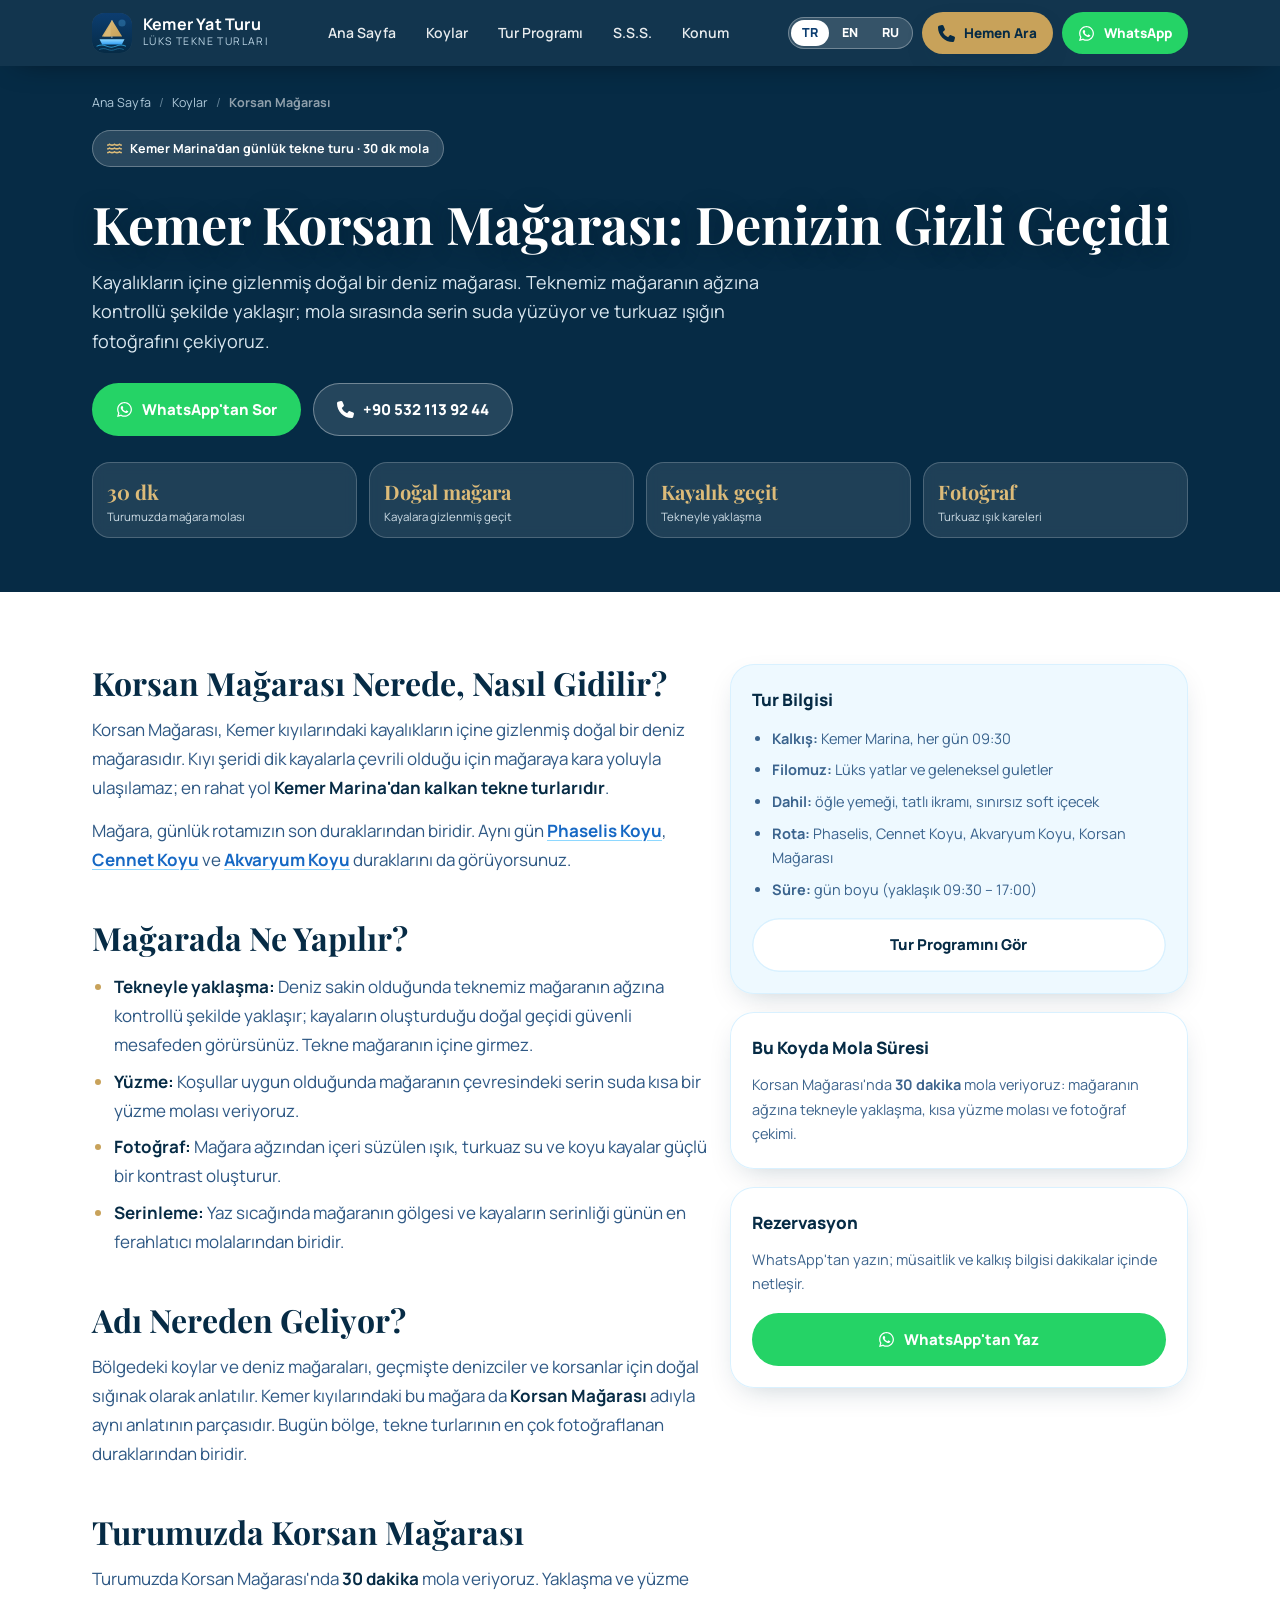
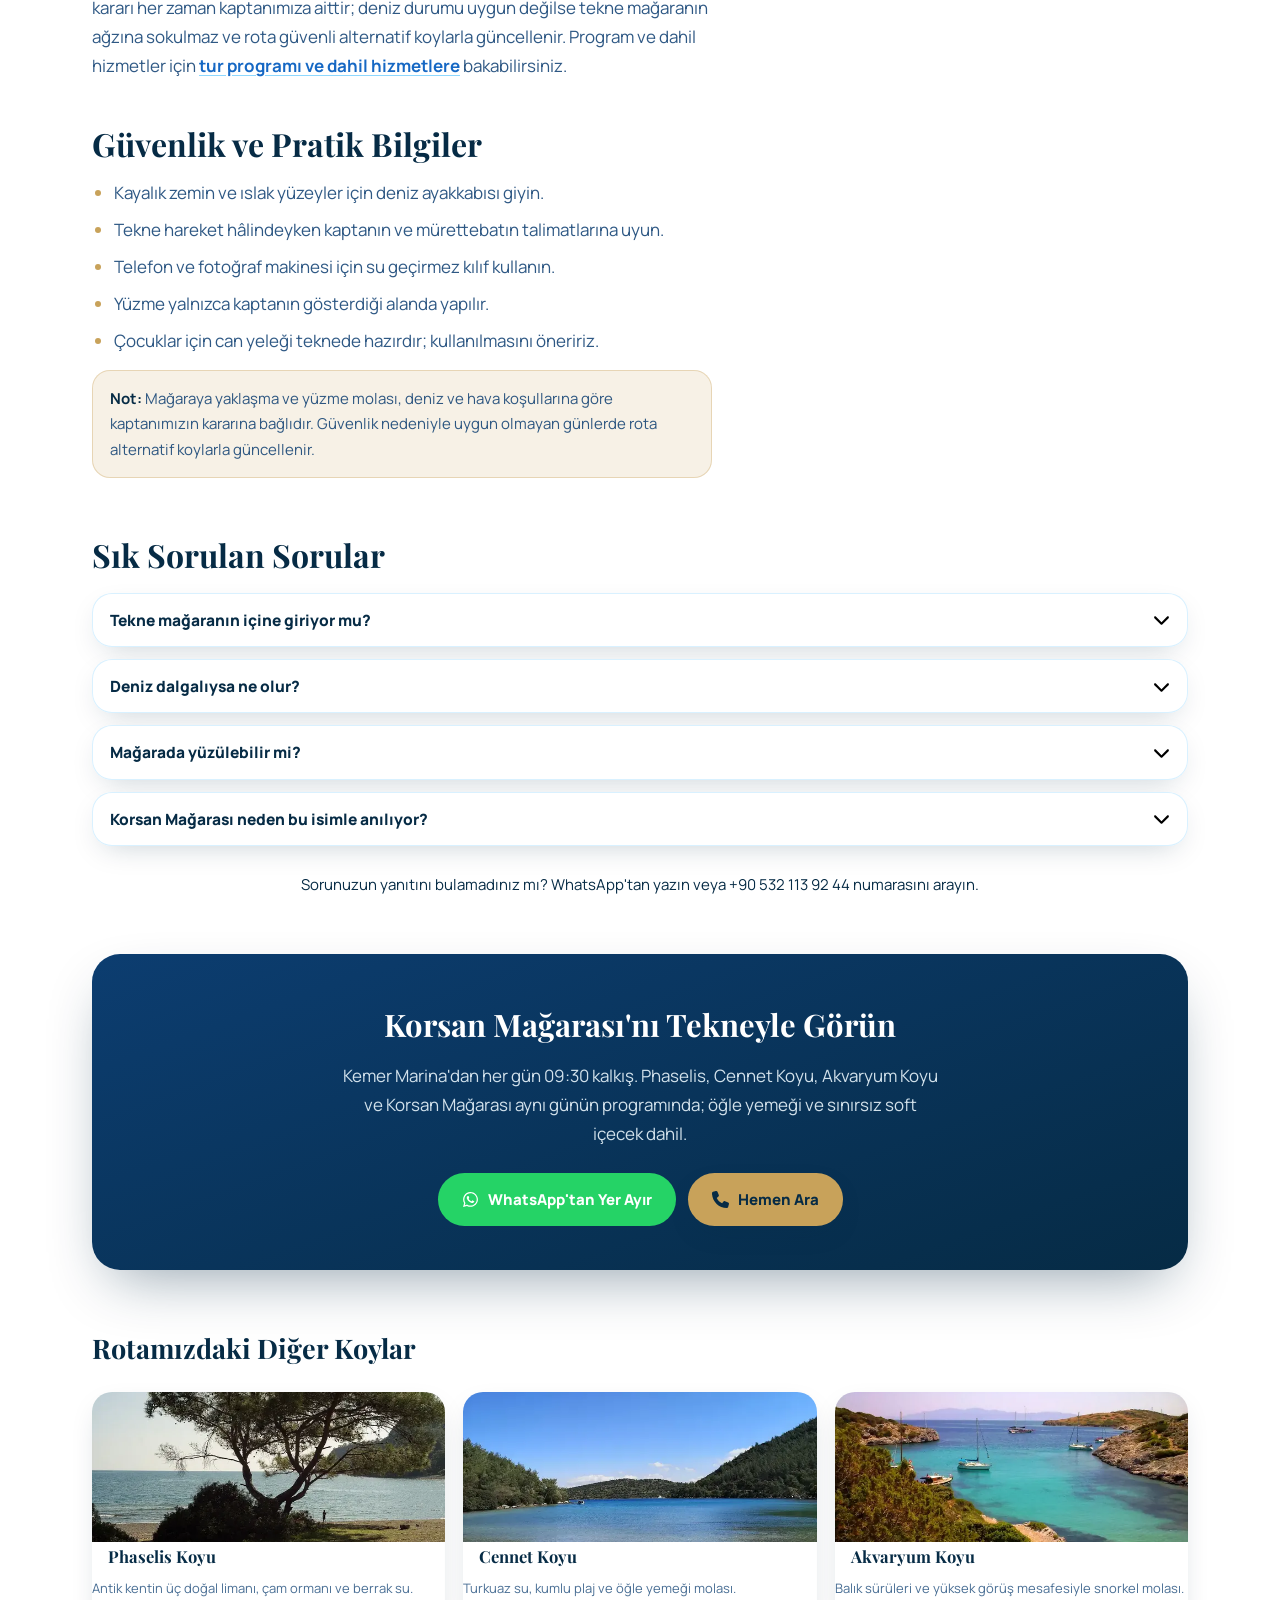
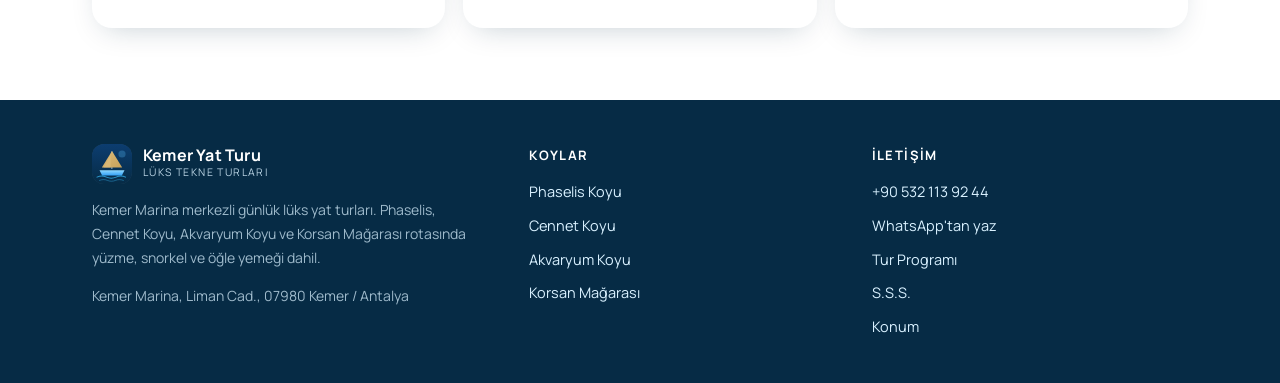
<file: korsan-magarasi.html>
<!DOCTYPE html>
<html lang="tr" dir="ltr" data-koy="korsan">
<head>
<meta charset="UTF-8">
<meta name="viewport" content="width=device-width, initial-scale=1.0">
<meta name="theme-color" content="#062b45">

<!-- ============ TEMEL SEO ============ -->
<title>Korsan Mağarası Kemer | Tekneyle Deniz Mağarası Turu</title>
<meta name="description" content="Kemer Korsan Mağarası: kayalara gizlenmiş doğal deniz mağarası. Teknemiz mağaranın ağzına güvenli mesafeden yaklaşır; serin suda yüzme ve fotoğraf durağı. Tur rotası ve pratik bilgiler.">
<meta name="robots" content="index, follow, max-image-preview:large, max-snippet:-1">
<meta name="author" content="Kemer Yat Turu">
<link rel="canonical" href="https://kemeryattur.com.tr/korsan-magarasi.html">
<link rel="alternate" hreflang="tr" href="https://kemeryattur.com.tr/korsan-magarasi.html">
<link rel="alternate" hreflang="en" href="https://kemeryattur.com.tr/korsan-magarasi.html?lang=en">
<link rel="alternate" hreflang="ru" href="https://kemeryattur.com.tr/korsan-magarasi.html?lang=ru">
<link rel="alternate" hreflang="x-default" href="https://kemeryattur.com.tr/korsan-magarasi.html">

<!-- ============ OPEN GRAPH / TWITTER ============ -->
<meta property="og:type" content="article">
<meta property="og:site_name" content="Kemer Yat Turu">
<meta property="og:locale" content="tr_TR">
<meta property="og:title" content="Korsan Mağarası: Denizin Gizli Geçidi">
<meta property="og:description" content="Kayalıkların içine gizlenmiş doğal deniz mağarası. Teknemiz mağaranın ağzına güvenli mesafeden yaklaşır; serin suda yüzme ve fotoğraf molası; Kemer Marina'dan günlük tekne turu.">
<meta property="og:url" content="https://kemeryattur.com.tr/korsan-magarasi.html">
<meta property="og:image" content="https://kemeryattur.com.tr/images/korsan-koyu.webp">
<meta property="og:image:type" content="image/webp">
<meta property="og:image:width" content="1600">
<meta property="og:image:height" content="933">
<meta property="og:image:alt" content="Kemer Korsan Koyu açıklarında derin mavi deniz – tekne turuyla yaklaşılan kayalık koy">
<meta name="twitter:card" content="summary_large_image">
<meta name="twitter:title" content="Korsan Mağarası: Denizin Gizli Geçidi">
<meta name="twitter:description" content="Kayalıkların içine gizlenmiş doğal deniz mağarası. Teknemiz mağaranın ağzına güvenli mesafeden yaklaşır; serin suda yüzme ve fotoğraf molası; Kemer Marina'dan günlük tekne turu.">
<meta name="twitter:image" content="https://kemeryattur.com.tr/images/korsan-koyu.webp">
<meta name="twitter:image:alt" content="Kemer Korsan Koyu açıklarında derin mavi deniz – tekne turuyla yaklaşılan kayalık koy">

<link rel="icon" href="data:image/svg+xml,%3Csvg xmlns='http://www.w3.org/2000/svg' viewBox='0 0 32 32'%3E%3Crect width='32' height='32' rx='7' fill='%23062b45'/%3E%3Cpath d='M6 21h20l-2 4H8z' fill='%2338bdf8'/%3E%3Cpath d='M16 6l8 13H8z' fill='%23c8a25a'/%3E%3C/svg%3E">

<!-- ============ PERFORMANS ============ -->
<link rel="preload" as="font" type="font/woff2" href="assets/fonts/playfair-display-700-latin.woff2" crossorigin>
<link rel="preload" as="font" type="font/woff2" href="assets/fonts/playfair-display-700-latin-ext.woff2" crossorigin>
<link rel="preload" as="image" href="images/korsan-koyu-768.webp" type="image/webp" media="(max-width: 767px)" fetchpriority="high">
<link rel="preload" as="image" href="images/korsan-koyu.webp" type="image/webp" media="(min-width: 768px)" fetchpriority="high">
<!-- Fontlar: self-host (assets/fonts/*.woff2) - Google Fonts CDN bagimliligi yok.
     @font-face tanimlari sayfaya gomuldu; kritik yolda ek istek olusmaz. -->
<style>
/* ==========================================================================
   Yerel font tanimlari (self-host) - Google Fonts CDN yerine
   Manrope 400/500/600/700/800, Playfair Display 600/700 (latin + latin-ext)
   Onbellek: vercel.json -> /assets/fonts/*.woff2 (immutable, 1 yil)
   ========================================================================== */
@font-face{font-family:'Manrope';font-style:normal;font-weight:400;font-display:swap;src:url('assets/fonts/manrope-400-latin-ext.woff2') format('woff2');unicode-range:U+0100-02BA, U+02BD-02C5, U+02C7-02CC, U+02CE-02D7, U+02DD-02FF, U+0304, U+0308, U+0329, U+1D00-1DBF, U+1E00-1E9F, U+1EF2-1EFF, U+2020, U+20A0-20AB, U+20AD-20C0, U+2113, U+2C60-2C7F, U+A720-A7FF}
@font-face{font-family:'Manrope';font-style:normal;font-weight:400;font-display:swap;src:url('assets/fonts/manrope-400-latin.woff2') format('woff2');unicode-range:U+0000-00FF, U+0131, U+0152-0153, U+02BB-02BC, U+02C6, U+02DA, U+02DC, U+0304, U+0308, U+0329, U+2000-206F, U+20AC, U+2122, U+2191, U+2193, U+2212, U+2215, U+FEFF, U+FFFD}
@font-face{font-family:'Manrope';font-style:normal;font-weight:500;font-display:swap;src:url('assets/fonts/manrope-500-latin-ext.woff2') format('woff2');unicode-range:U+0100-02BA, U+02BD-02C5, U+02C7-02CC, U+02CE-02D7, U+02DD-02FF, U+0304, U+0308, U+0329, U+1D00-1DBF, U+1E00-1E9F, U+1EF2-1EFF, U+2020, U+20A0-20AB, U+20AD-20C0, U+2113, U+2C60-2C7F, U+A720-A7FF}
@font-face{font-family:'Manrope';font-style:normal;font-weight:500;font-display:swap;src:url('assets/fonts/manrope-500-latin.woff2') format('woff2');unicode-range:U+0000-00FF, U+0131, U+0152-0153, U+02BB-02BC, U+02C6, U+02DA, U+02DC, U+0304, U+0308, U+0329, U+2000-206F, U+20AC, U+2122, U+2191, U+2193, U+2212, U+2215, U+FEFF, U+FFFD}
@font-face{font-family:'Manrope';font-style:normal;font-weight:600;font-display:swap;src:url('assets/fonts/manrope-600-latin-ext.woff2') format('woff2');unicode-range:U+0100-02BA, U+02BD-02C5, U+02C7-02CC, U+02CE-02D7, U+02DD-02FF, U+0304, U+0308, U+0329, U+1D00-1DBF, U+1E00-1E9F, U+1EF2-1EFF, U+2020, U+20A0-20AB, U+20AD-20C0, U+2113, U+2C60-2C7F, U+A720-A7FF}
@font-face{font-family:'Manrope';font-style:normal;font-weight:600;font-display:swap;src:url('assets/fonts/manrope-600-latin.woff2') format('woff2');unicode-range:U+0000-00FF, U+0131, U+0152-0153, U+02BB-02BC, U+02C6, U+02DA, U+02DC, U+0304, U+0308, U+0329, U+2000-206F, U+20AC, U+2122, U+2191, U+2193, U+2212, U+2215, U+FEFF, U+FFFD}
@font-face{font-family:'Manrope';font-style:normal;font-weight:700;font-display:swap;src:url('assets/fonts/manrope-700-latin-ext.woff2') format('woff2');unicode-range:U+0100-02BA, U+02BD-02C5, U+02C7-02CC, U+02CE-02D7, U+02DD-02FF, U+0304, U+0308, U+0329, U+1D00-1DBF, U+1E00-1E9F, U+1EF2-1EFF, U+2020, U+20A0-20AB, U+20AD-20C0, U+2113, U+2C60-2C7F, U+A720-A7FF}
@font-face{font-family:'Manrope';font-style:normal;font-weight:700;font-display:swap;src:url('assets/fonts/manrope-700-latin.woff2') format('woff2');unicode-range:U+0000-00FF, U+0131, U+0152-0153, U+02BB-02BC, U+02C6, U+02DA, U+02DC, U+0304, U+0308, U+0329, U+2000-206F, U+20AC, U+2122, U+2191, U+2193, U+2212, U+2215, U+FEFF, U+FFFD}
@font-face{font-family:'Manrope';font-style:normal;font-weight:800;font-display:swap;src:url('assets/fonts/manrope-800-latin-ext.woff2') format('woff2');unicode-range:U+0100-02BA, U+02BD-02C5, U+02C7-02CC, U+02CE-02D7, U+02DD-02FF, U+0304, U+0308, U+0329, U+1D00-1DBF, U+1E00-1E9F, U+1EF2-1EFF, U+2020, U+20A0-20AB, U+20AD-20C0, U+2113, U+2C60-2C7F, U+A720-A7FF}
@font-face{font-family:'Manrope';font-style:normal;font-weight:800;font-display:swap;src:url('assets/fonts/manrope-800-latin.woff2') format('woff2');unicode-range:U+0000-00FF, U+0131, U+0152-0153, U+02BB-02BC, U+02C6, U+02DA, U+02DC, U+0304, U+0308, U+0329, U+2000-206F, U+20AC, U+2122, U+2191, U+2193, U+2212, U+2215, U+FEFF, U+FFFD}
@font-face{font-family:'Playfair Display';font-style:normal;font-weight:600;font-display:swap;src:url('assets/fonts/playfair-display-600-latin-ext.woff2') format('woff2');unicode-range:U+0100-02BA, U+02BD-02C5, U+02C7-02CC, U+02CE-02D7, U+02DD-02FF, U+0304, U+0308, U+0329, U+1D00-1DBF, U+1E00-1E9F, U+1EF2-1EFF, U+2020, U+20A0-20AB, U+20AD-20C0, U+2113, U+2C60-2C7F, U+A720-A7FF}
@font-face{font-family:'Playfair Display';font-style:normal;font-weight:600;font-display:swap;src:url('assets/fonts/playfair-display-600-latin.woff2') format('woff2');unicode-range:U+0000-00FF, U+0131, U+0152-0153, U+02BB-02BC, U+02C6, U+02DA, U+02DC, U+0304, U+0308, U+0329, U+2000-206F, U+20AC, U+2122, U+2191, U+2193, U+2212, U+2215, U+FEFF, U+FFFD}
@font-face{font-family:'Playfair Display';font-style:normal;font-weight:700;font-display:swap;src:url('assets/fonts/playfair-display-700-latin-ext.woff2') format('woff2');unicode-range:U+0100-02BA, U+02BD-02C5, U+02C7-02CC, U+02CE-02D7, U+02DD-02FF, U+0304, U+0308, U+0329, U+1D00-1DBF, U+1E00-1E9F, U+1EF2-1EFF, U+2020, U+20A0-20AB, U+20AD-20C0, U+2113, U+2C60-2C7F, U+A720-A7FF}
@font-face{font-family:'Playfair Display';font-style:normal;font-weight:700;font-display:swap;src:url('assets/fonts/playfair-display-700-latin.woff2') format('woff2');unicode-range:U+0000-00FF, U+0131, U+0152-0153, U+02BB-02BC, U+02C6, U+02DA, U+02DC, U+0304, U+0308, U+0329, U+2000-206F, U+20AC, U+2122, U+2191, U+2193, U+2212, U+2215, U+FEFF, U+FFFD}
</style>
<style>
/* ==========================================================================
   Kemer Yat Turu - Koy detay sayfalari icin ortak stil dosyasi
   Tailwind'e bagimli DEGIL (index.html'deki derlenmis CSS'te olmayan
   siniflar orada calismiyor). Renkler, fontlar ve golgeler ana sayfayla
   birebir ayni degerlerde tanimlandi.
   ========================================================================== */
:root{
  --o950:#062b45; --o900:#0c3d70; --o800:#18569e; --o700:#1668c4;
  --o600:#1d81e3; --o400:#59c0ff; --o300:#8ed8ff; --o200:#bce7ff;
  --o100:#d9f1ff; --o50:#eef9ff; --gold:#c8a25a; --gold2:#dcbb79;
  --wa:#25d366;
  --card:0 10px 30px -12px rgba(6,43,69,.25);
  --lux:0 24px 60px -20px rgba(6,43,69,.45);
  --sans:Manrope,system-ui,-apple-system,"Segoe UI",Roboto,sans-serif;
  --display:"Playfair Display",Georgia,serif;
  --wrap:1160px;
}
*,*::before,*::after{box-sizing:border-box}
html{scroll-behavior:smooth;scroll-padding-top:88px}
body{margin:0;background:#fff;color:var(--o950);font-family:var(--sans);
  font-size:17px;line-height:1.7;overflow-x:hidden;-webkit-font-smoothing:antialiased}
img{display:block;max-width:100%;height:auto}
a{color:inherit;text-decoration:none}
svg{flex:none}
:focus-visible{outline:3px solid var(--gold);outline-offset:3px}
::selection{background:var(--gold);color:var(--o950)}
.sr-only{position:absolute;width:1px;height:1px;padding:0;margin:-1px;overflow:hidden;
  clip:rect(0,0,0,0);white-space:nowrap;border:0}

/* ---------- Yerlesim ---------- */
.wrap{width:100%;max-width:var(--wrap);margin:0 auto;padding:0 20px}
@media(min-width:768px){.wrap{padding:0 32px}}
.grid{display:grid;gap:18px}
@media(min-width:640px){.grid.cols-2{grid-template-columns:1fr 1fr}}
@media(min-width:900px){
  .grid.cols-3{grid-template-columns:repeat(3,1fr)}
  .grid.cols-2-lg{grid-template-columns:1.15fr .85fr}
}
.center{text-align:center}

/* ---------- Ust menu ---------- */
.head{position:sticky;top:0;z-index:60;background:rgba(6,43,69,.95);
  backdrop-filter:saturate(160%) blur(14px);box-shadow:0 10px 30px -18px rgba(0,0,0,.6)}
.head .wrap{display:flex;align-items:center;justify-content:space-between;gap:14px;
  min-height:66px;padding-top:8px;padding-bottom:8px}
.brand{display:flex;align-items:center;gap:11px;color:#fff}
.brand img{width:40px;height:40px;border-radius:12px;background:rgba(255,255,255,.12)}
.brand b{display:block;font-size:16px;line-height:1.15;letter-spacing:.2px}
.brand small{display:block;font-size:10.5px;letter-spacing:1.4px;text-transform:uppercase;
  color:var(--o100);opacity:.85}
.head-nav{display:none;gap:4px}
@media(min-width:1024px){.head-nav{display:flex}}
.head-nav a{padding:9px 13px;border-radius:12px;color:rgba(255,255,255,.9);
  font-size:14px;font-weight:600}
.head-nav a:hover{background:rgba(255,255,255,.1)}
.head-actions{display:flex;align-items:center;gap:9px}
.hide-sm{display:none}
@media(min-width:768px){.hide-sm{display:inline-flex}}

/* ---------- Butonlar ---------- */
.btn{display:inline-flex;align-items:center;justify-content:center;gap:9px;
  border:0;border-radius:999px;padding:14px 24px;font:inherit;font-size:15px;
  font-weight:800;cursor:pointer;transition:transform .25s ease,background-color .25s ease,
  color .25s ease,box-shadow .25s ease}
.btn svg{width:17px;height:17px}
.btn-gold{background:var(--gold);color:var(--o950);box-shadow:var(--card)}
.btn-gold:hover{background:var(--gold2)}
.btn-wa{background:var(--wa);color:#fff}
.btn-wa:hover{filter:brightness(1.08)}
.btn-ghost{background:rgba(255,255,255,.12);color:#fff;box-shadow:inset 0 0 0 1px rgba(255,255,255,.35)}
.btn-ghost:hover{background:#fff;color:var(--o950)}
.btn-line{background:#fff;color:var(--o950);box-shadow:inset 0 0 0 1.5px var(--o100)}
.btn-line:hover{background:var(--o50)}
.btn-sm{padding:10px 16px;font-size:13.5px}

/* ---------- Hero ---------- */
.hero{position:relative;isolation:isolate;color:#fff;overflow:hidden;
  background:var(--o950);padding:26px 0 54px}
.hero-media{position:absolute;inset:0;z-index:-2}
.hero-media img{width:100%;height:100%;object-fit:cover}
.hero-media::after{content:"";position:absolute;inset:0;
  background:linear-gradient(180deg,rgba(6,43,69,.86) 0%,rgba(6,43,69,.55) 45%,rgba(6,43,69,.88) 100%)}
.hero h1{font-family:var(--display);font-size:clamp(29px,6.6vw,52px);line-height:1.08;
  margin:16px 0 0;font-weight:700;text-shadow:0 3px 22px rgba(3,26,42,.45)}
.hero p.lead{margin:16px 0 0;font-size:clamp(15.5px,2.3vw,18px);line-height:1.65;
  color:rgba(238,249,255,.92);max-width:62ch}
.hero .btn-row{display:flex;flex-wrap:wrap;gap:12px;margin-top:26px}
.eyebrow{display:inline-flex;align-items:center;gap:8px;border-radius:999px;
  background:rgba(255,255,255,.14);box-shadow:inset 0 0 0 1px rgba(255,255,255,.28);
  padding:8px 15px;font-size:12.5px;font-weight:700;backdrop-filter:blur(6px)}
.eyebrow svg{width:15px;height:15px;color:var(--gold2)}

/* ---------- Kirinti izi ---------- */
.crumbs{display:flex;flex-wrap:wrap;align-items:center;gap:8px;font-size:12.5px;
  color:rgba(217,241,255,.8);margin:0 0 4px}
.crumbs a:hover{color:#fff;text-decoration:underline}
.crumbs span{opacity:.55}
.crumbs [aria-current]{color:#fff;font-weight:700}

/* ---------- Rakam kutusu ---------- */
.facts{display:grid;gap:12px;margin:26px 0 0;padding:0;list-style:none;
  grid-template-columns:repeat(2,1fr)}
@media(min-width:768px){.facts{grid-template-columns:repeat(4,1fr)}}
.facts li{background:rgba(255,255,255,.1);box-shadow:inset 0 0 0 1px rgba(255,255,255,.2);
  border-radius:18px;padding:13px 15px;backdrop-filter:blur(6px)}
.facts b{display:block;font-family:var(--display);font-size:20px;color:var(--gold2)}
.facts small{display:block;font-size:11.5px;line-height:1.35;color:rgba(238,249,255,.85)}

/* ---------- Icerik ---------- */
.main{padding:52px 0 8px}
@media(min-width:768px){.main{padding:72px 0 8px}}
.article{max-width:74ch}
.article h2{font-family:var(--display);font-size:clamp(23px,3.6vw,32px);line-height:1.2;
  margin:44px 0 0;font-weight:700}
.article h2:first-child{margin-top:0}
.article h3{font-size:18.5px;margin:26px 0 0;font-weight:800}
.article p{margin:14px 0 0;color:rgba(12,61,112,.86)}
.article ul,.article ol{margin:16px 0 0;padding-left:22px;color:rgba(12,61,112,.86)}
.article li{margin:8px 0 0}
.article li::marker{color:var(--gold)}
.article strong{color:var(--o950)}
.article a:not(.btn){color:var(--o700);font-weight:700;
  text-decoration:underline;text-decoration-color:var(--o300);text-underline-offset:3px}
.article a:not(.btn):hover{color:var(--o950)}
.side{display:grid;gap:18px;align-content:start}
@media(min-width:900px){.side{position:sticky;top:96px}}

/* ---------- Kartlar / kutular ---------- */
.card{background:#fff;border-radius:24px;padding:22px;
  box-shadow:var(--card),inset 0 0 0 1px var(--o100)}
.card h2,.card h3{margin:0;font-size:17px;font-family:var(--sans);font-weight:800}
.card p{margin:10px 0 0;font-size:14.5px;color:rgba(12,61,112,.8)}
.card ul{margin:12px 0 0;padding-left:20px;font-size:14.5px;color:rgba(12,61,112,.8)}
.card ul li{margin:7px 0 0}
.card .btn{width:100%;margin-top:16px}
.tint{background:var(--o50)}
.note{border-radius:18px;background:rgba(200,162,90,.15);
  box-shadow:inset 0 0 0 1px rgba(200,162,90,.35);padding:16px 18px;margin:24px 0 0;
  font-size:15px;color:var(--o900)}
.note b{color:var(--o950)}

/* ---------- S.S.S. ---------- */
.faq{border-radius:20px;background:#fff;margin:12px 0 0;overflow:hidden;
  box-shadow:var(--card),inset 0 0 0 1px var(--o100)}
.faq summary{display:flex;align-items:center;justify-content:space-between;gap:14px;
  cursor:pointer;list-style:none;padding:14px 18px;font-weight:800;font-size:15.5px}
.faq summary::-webkit-details-marker{display:none}
.faq summary:hover{background:var(--o50)}
.faq .ico{transition:transform .3s ease;color:var(--o700);width:17px;height:17px}
.faq[open] .ico{transform:rotate(180deg)}
.faq .ans{padding:0 18px 16px;font-size:15px;color:rgba(12,61,112,.85)}
.faq .ans p{margin:0}
.faq-more{margin:26px 0 0;text-align:center;font-size:15px}

/* ---------- CTA ---------- */
.cta{margin:56px 0 0;border-radius:28px;padding:32px 24px;color:#fff;text-align:center;
  background:linear-gradient(160deg,var(--o900) 0%,var(--o950) 100%);box-shadow:var(--lux)}
@media(min-width:768px){.cta{padding:44px 40px}}
.cta h2{font-family:var(--display);font-size:clamp(22px,3.4vw,31px);margin:0;font-weight:700}
.cta p{margin:12px auto 0;max-width:60ch;color:rgba(238,249,255,.88)}
.cta .btn-row{display:flex;flex-wrap:wrap;gap:12px;justify-content:center;margin-top:24px}

/* ---------- Diger koylar ---------- */
.more{margin:56px 0 0}
.more h2{font-family:var(--display);font-size:clamp(21px,3vw,27px);margin:0}
.more .grid{margin-top:20px}
.more a{display:block;border-radius:20px;overflow:hidden;background:#fff;
  box-shadow:var(--card);transition:transform .35s ease,box-shadow .35s ease}
.more a:hover,.more a:focus-visible{transform:translateY(-6px);box-shadow:var(--lux)}
.more img{height:150px;width:100%;object-fit:cover}
.more .t{padding:14px 16px}
.more b{font-family:var(--display);font-size:16.5px}
.more small{display:block;margin-top:5px;font-size:13px;color:rgba(12,61,112,.75)}

/* ---------- Alt bilgi ---------- */
.foot{margin-top:64px;background:var(--o950);color:var(--o100);padding:44px 0 96px;
  font-size:14.5px}
@media(min-width:768px){.foot{padding-bottom:44px}}
.foot .grid{gap:26px}
@media(min-width:768px){.foot .grid{grid-template-columns:1.3fr 1fr 1fr}}
.foot h2{font-size:13px;letter-spacing:1.4px;text-transform:uppercase;color:#fff;margin:0}
.foot ul{list-style:none;margin:14px 0 0;padding:0}
.foot li{margin:9px 0 0}
.foot a:hover{color:var(--gold2)}
.foot .about{color:rgba(217,241,255,.72);margin:14px 0 0;max-width:42ch;font-size:14px}
.foot .brand{margin-bottom:2px}

/* ---------- Sabit mobil aksiyon cubugu ---------- */
.sticky{position:fixed;left:0;right:0;bottom:0;z-index:70;display:grid;
  grid-template-columns:1fr 1fr;gap:8px;padding:10px 12px;
  background:rgba(6,43,69,.95);backdrop-filter:blur(10px);
  box-shadow:0 -10px 30px -18px rgba(0,0,0,.6)}
@media(min-width:768px){.sticky{display:none}}
.sticky .btn{padding:13px 12px;font-size:14px}

/* ---------- Ikonlar (satir ici SVG sprite) ---------- */
.i{height:1em;width:auto;display:inline-block;vertical-align:-.125em;fill:currentColor}

/* ---------- Bolum basligi (govde disi) ---------- */
.sec-h{font-family:var(--display);font-size:clamp(23px,3.6vw,32px);line-height:1.2;
  font-weight:700;margin:0 0 18px}

/* ---------- Dil secici (TR / EN / RU) ---------- */
.lang-switch{display:flex;align-items:center;gap:2px;padding:3px;border-radius:999px;
  background:rgba(255,255,255,.15);box-shadow:inset 0 0 0 1px rgba(255,255,255,.3)}
.lang-btn{border:0;background:transparent;color:#fff;font:inherit;font-size:12px;font-weight:800;
  line-height:1;padding:7px 9px;border-radius:999px;cursor:pointer;
  transition:background-color .25s ease,color .25s ease}
.lang-btn:hover{background:rgba(255,255,255,.16)}
.lang-btn.is-active{background:#fff;color:var(--o900)}
@media(min-width:768px){.lang-btn{font-size:12.5px;padding:7px 11px}}
@media(max-width:430px){
  .lang-btn{padding:6px 7px;font-size:11px}
  .brand small{display:none}
  .brand b{font-size:14.5px}
}

/* ---------- Hareket azaltma ---------- */
@media(prefers-reduced-motion:reduce){
  *{animation:none!important;transition:none!important}
  html{scroll-behavior:auto}
}
</style>
<script src="assets/koy-sayfa.js" defer></script>

<!-- Ikonlar: Font Awesome Free 6.5.2 (ikonlar CC BY 4.0, kod MIT) - fontawesome.com/license/free -->

<!-- ============ YAPISAL VERI (JSON-LD) ============ -->
<script type="application/ld+json">
{
  "@context": "https://schema.org",
  "@graph": [
    {
      "@type": "TouristAttraction",
      "name": "Korsan Mağarası",
      "description": "Kemer kıyılarındaki kayalıklara gizlenmiş doğal deniz mağarası; günlük tekne turumuzda mağaranın ağzına güvenli mesafeden yaklaşılır.",
      "image": "https://kemeryattur.com.tr/images/korsan-koyu.webp",
      "url": "https://kemeryattur.com.tr/korsan-magarasi.html",
      "address": {
        "@type": "PostalAddress",
        "addressLocality": "Kemer",
        "addressRegion": "Antalya",
        "addressCountry": "TR"
      },
      "touristType": [
        "Aileler",
        "Macera ve doğa",
        "Fotoğrafçılık"
      ],
      "publicAccess": true,
      "isPartOf": {
        "@type": "TouristDestination",
        "name": "Kemer, Antalya"
      },
      "provider": {
        "@type": "TourismInformationCenter",
        "name": "Kemer Yat Turu",
        "telephone": "+905321139244",
        "url": "https://kemeryattur.com.tr/"
      }
    },
    {
      "@type": "BreadcrumbList",
      "itemListElement": [
        {
          "@type": "ListItem",
          "position": 1,
          "name": "Ana Sayfa",
          "item": "https://kemeryattur.com.tr/"
        },
        {
          "@type": "ListItem",
          "position": 2,
          "name": "Gittiğimiz Koylar",
          "item": "https://kemeryattur.com.tr/#rotalar"
        },
        {
          "@type": "ListItem",
          "position": 3,
          "name": "Korsan Mağarası",
          "item": "https://kemeryattur.com.tr/korsan-magarasi.html"
        }
      ]
    },
    {
      "@type": "FAQPage",
      "mainEntity": [
        {
          "@type": "Question",
          "name": "Tekne mağaranın içine giriyor mu?",
          "acceptedAnswer": {
            "@type": "Answer",
            "text": "Hayır. Mağaranın kayalık ağzı teknelerin geçişi için uygun değildir; teknemiz mağaranın ağzına güvenli mesafeden yaklaşır ve mola sırasında kıyıya yakın bölümde yüzme imkânı sunulur. Yaklaşma ve yüzme kararı, deniz durumu uygun olduğunda kaptanımız tarafından verilir."
          }
        },
        {
          "@type": "Question",
          "name": "Deniz dalgalıysa ne olur?",
          "acceptedAnswer": {
            "@type": "Answer",
            "text": "Mağara girişi güvenlik nedeniyle iptal edilebilir. Böyle günlerde rotamız alternatif koylarla güncellenir; Kemer Marina'dan kalkış saati ve tur süresi değişmez. Hava ve deniz durumunu tur sabahı bizden öğrenebilirsiniz."
          }
        },
        {
          "@type": "Question",
          "name": "Mağarada yüzülebilir mi?",
          "acceptedAnswer": {
            "@type": "Answer",
            "text": "Koşullar uygun olduğunda kaptanımızın gösterdiği alanda kısa bir yüzme molası veriliyor. Can yeleği kullanmanızı ve kayalık zeminde dikkatli olmanızı öneririz."
          }
        },
        {
          "@type": "Question",
          "name": "Korsan Mağarası neden bu isimle anılıyor?",
          "acceptedAnswer": {
            "@type": "Answer",
            "text": "Bölgedeki deniz mağaraları geçmişte denizcilerin ve korsanların sığınağı olarak anlatılır. Bu anlatı, mağaranın adının kaynağı olarak kabul edilir."
          }
        }
      ]
    }
  ]
}
</script>
</head>
<body>
<!-- Ikonlar: Font Awesome Free 6.5.2 (CC BY 4.0) - fontawesome.com/license/free -->
<svg width="0" height="0" style="position:absolute;overflow:hidden" aria-hidden="true" focusable="false"><symbol id="i-chevron-down" viewBox="0 0 512 512"><path d="M233.4 406.6c12.5 12.5 32.8 12.5 45.3 0l192-192c12.5-12.5 12.5-32.8 0-45.3s-32.8-12.5-45.3 0L256 338.7 86.6 169.4c-12.5-12.5-32.8-12.5-45.3 0s-12.5 32.8 0 45.3l192 192z"/></symbol><symbol id="i-phone" viewBox="0 0 512 512"><path d="M164.9 24.6c-7.7-18.6-28-28.5-47.4-23.2l-88 24C12.1 30.2 0 46 0 64C0 311.4 200.6 512 448 512c18 0 33.8-12.1 38.6-29.5l24-88c5.3-19.4-4.6-39.7-23.2-47.4l-96-40c-16.3-6.8-35.2-2.1-46.3 11.6L304.7 368C234.3 334.7 177.3 277.7 144 207.3L193.3 167c13.7-11.2 18.4-30 11.6-46.3l-40-96z"/></symbol><symbol id="i-water" viewBox="0 0 576 512"><path d="M269.5 69.9c11.1-7.9 25.9-7.9 37 0C329 85.4 356.5 96 384 96c26.9 0 55.4-10.8 77.4-26.1l0 0c11.9-8.5 28.1-7.8 39.2 1.7c14.4 11.9 32.5 21 50.6 25.2c17.2 4 27.9 21.2 23.9 38.4s-21.2 27.9-38.4 23.9c-24.5-5.7-44.9-16.5-58.2-25C449.5 149.7 417 160 384 160c-31.9 0-60.6-9.9-80.4-18.9c-5.8-2.7-11.1-5.3-15.6-7.7c-4.5 2.4-9.7 5.1-15.6 7.7c-19.8 9-48.5 18.9-80.4 18.9c-33 0-65.5-10.3-94.5-25.8c-13.4 8.4-33.7 19.3-58.2 25c-17.2 4-34.4-6.7-38.4-23.9s6.7-34.4 23.9-38.4C42.8 92.6 61 83.5 75.3 71.6c11.1-9.5 27.3-10.1 39.2-1.7l0 0C136.7 85.2 165.1 96 192 96c27.5 0 55-10.6 77.5-26.1zm37 288C329 373.4 356.5 384 384 384c26.9 0 55.4-10.8 77.4-26.1l0 0c11.9-8.5 28.1-7.8 39.2 1.7c14.4 11.9 32.5 21 50.6 25.2c17.2 4 27.9 21.2 23.9 38.4s-21.2 27.9-38.4 23.9c-24.5-5.7-44.9-16.5-58.2-25C449.5 437.7 417 448 384 448c-31.9 0-60.6-9.9-80.4-18.9c-5.8-2.7-11.1-5.3-15.6-7.7c-4.5 2.4-9.7 5.1-15.6 7.7c-19.8 9-48.5 18.9-80.4 18.9c-33 0-65.5-10.3-94.5-25.8c-13.4 8.4-33.7 19.3-58.2 25c-17.2 4-34.4-6.7-38.4-23.9s6.7-34.4 23.9-38.4c18.1-4.2 36.2-13.3 50.6-25.2c11.1-9.4 27.3-10.1 39.2-1.7l0 0C136.7 373.2 165.1 384 192 384c27.5 0 55-10.6 77.5-26.1c11.1-7.9 25.9-7.9 37 0zm0-144C329 229.4 356.5 240 384 240c26.9 0 55.4-10.8 77.4-26.1l0 0c11.9-8.5 28.1-7.8 39.2 1.7c14.4 11.9 32.5 21 50.6 25.2c17.2 4 27.9 21.2 23.9 38.4s-21.2 27.9-38.4 23.9c-24.5-5.7-44.9-16.5-58.2-25C449.5 293.7 417 304 384 304c-31.9 0-60.6-9.9-80.4-18.9c-5.8-2.7-11.1-5.3-15.6-7.7c-4.5 2.4-9.7 5.1-15.6 7.7c-19.8 9-48.5 18.9-80.4 18.9c-33 0-65.5-10.3-94.5-25.8c-13.4 8.4-33.7 19.3-58.2 25c-17.2 4-34.4-6.7-38.4-23.9s6.7-34.4 23.9-38.4c18.1-4.2 36.2-13.3 50.6-25.2c11.1-9.5 27.3-10.1 39.2-1.7l0 0C136.7 229.2 165.1 240 192 240c27.5 0 55-10.6 77.5-26.1c11.1-7.9 25.9-7.9 37 0z"/></symbol><symbol id="i-whatsapp" viewBox="0 0 448 512"><path d="M380.9 97.1C339 55.1 283.2 32 223.9 32c-122.4 0-222 99.6-222 222 0 39.1 10.2 77.3 29.6 111L0 480l117.7-30.9c32.4 17.7 68.9 27 106.1 27h.1c122.3 0 224.1-99.6 224.1-222 0-59.3-25.2-115-67.1-157zm-157 341.6c-33.2 0-65.7-8.9-94-25.7l-6.7-4-69.8 18.3L72 359.2l-4.4-7c-18.5-29.4-28.2-63.3-28.2-98.2 0-101.7 82.8-184.5 184.6-184.5 49.3 0 95.6 19.2 130.4 54.1 34.8 34.9 56.2 81.2 56.1 130.5 0 101.8-84.9 184.6-186.6 184.6zm101.2-138.2c-5.5-2.8-32.8-16.2-37.9-18-5.1-1.9-8.8-2.8-12.5 2.8-3.7 5.6-14.3 18-17.6 21.8-3.2 3.7-6.5 4.2-12 1.4-32.6-16.3-54-29.1-75.5-66-5.7-9.8 5.7-9.1 16.3-30.3 1.8-3.7.9-6.9-.5-9.7-1.4-2.8-12.5-30.1-17.1-41.2-4.5-10.8-9.1-9.3-12.5-9.5-3.2-.2-6.9-.2-10.6-.2-3.7 0-9.7 1.4-14.8 6.9-5.1 5.6-19.4 19-19.4 46.3 0 27.3 19.9 53.7 22.6 57.4 2.8 3.7 39.1 59.7 94.8 83.8 35.2 15.2 49 16.5 66.6 13.9 10.7-1.6 32.8-13.4 37.4-26.4 4.6-13 4.6-24.1 3.2-26.4-1.3-2.5-5-3.9-10.5-6.6z"/></symbol></svg>

<!-- ================= UST MENU ================= -->
<header class="head">
  <div class="wrap">
    <a class="brand" href="index.html">
      <img src="images/logo.svg" width="40" height="40" alt="Kemer Yat Turu logosu">
      <span><b>Kemer Yat Turu</b><small data-i18n="brand_sub">Lüks Tekne Turları</small></span>
    </a>
    <nav class="head-nav" aria-label="Ana menü" data-i18n-aria="aria_menu">
      <a href="index.html" data-i18n="nav_home">Ana Sayfa</a>
      <a href="index.html#rotalar" data-i18n="nav_bays">Koylar</a>
      <a href="index.html#program" data-i18n="nav_program">Tur Programı</a>
      <a href="index.html#sss" data-i18n="nav_faq">S.S.S.</a>
      <a href="index.html#konum" data-i18n="nav_location">Konum</a>
    </nav>
    <div class="head-actions">
      <div class="lang-switch" role="group" aria-label="Dil seçimi / Language / Язык">
        <button type="button" class="lang-btn is-active" data-lang="tr" aria-pressed="true">TR</button>
        <button type="button" class="lang-btn" data-lang="en" aria-pressed="false">EN</button>
        <button type="button" class="lang-btn" data-lang="ru" aria-pressed="false">RU</button>
      </div>
      <a class="hide-sm btn btn-gold btn-sm" href="tel:+905321139244">
        <svg class="i" aria-hidden="true"><use href="#i-phone"></use></svg> <span data-i18n="nav_call">Hemen Ara</span>
      </a>
      <a data-wa="general" class="btn btn-wa btn-sm" href="https://wa.me/905321139244?text=Merhaba%2C%20Kemer%20yat%20turu%20hakk%C4%B1nda%20bilgi%20ve%20m%C3%BCsaitlik%20almak%20istiyorum." target="_blank" rel="noopener">
        <svg class="i" aria-hidden="true"><use href="#i-whatsapp"></use></svg>
        <span data-i18n="nav_wa">WhatsApp</span>
      </a>
    </div>
  </div>
</header>

<main>
<!-- ================= HERO ================= -->
<section class="hero">
  <div class="hero-media" aria-hidden="true">
    <picture>
      <source media="(max-width: 767px)" srcset="images/korsan-koyu-768.webp" type="image/webp">
      <img src="images/korsan-koyu.webp" width="1000" height="583" alt="" fetchpriority="high" decoding="async">
    </picture>
  </div>
  <div class="wrap">
    <nav class="crumbs" aria-label="Sayfa yolu" data-i18n-aria="aria_crumb">
      <a href="index.html" data-i18n="nav_home">Ana Sayfa</a> <span>/</span>
      <a href="index.html#rotalar" data-i18n="nav_bays">Koylar</a> <span>/</span>
      <span aria-current="page" data-i18n="crumb">Korsan Mağarası</span>
    </nav>
    <p class="eyebrow">
      <svg class="i" aria-hidden="true"><use href="#i-water"></use></svg>
      <span data-i18n="eyebrow">Kemer Marina'dan günlük tekne turu · 30 dk mola</span>
    </p>
    <h1 data-i18n="h1">Kemer Korsan Mağarası: Denizin Gizli Geçidi</h1>
    <p class="lead" data-i18n="lead">Kayalıkların içine gizlenmiş doğal bir deniz mağarası. Teknemiz mağaranın ağzına kontrollü şekilde yaklaşır; mola sırasında serin suda yüzüyor ve turkuaz ışığın fotoğrafını çekiyoruz.</p>
    <div class="btn-row">
      <a data-wa="korsan" class="btn btn-wa" href="https://wa.me/905321139244?text=Merhaba%2C%20Korsan%20Ma%C4%9Faras%C4%B1%20hakk%C4%B1nda%20bilgi%20ve%20rezervasyon%20almak%20istiyorum.%20Tarih%3A%20" target="_blank" rel="noopener">
        <svg class="i" aria-hidden="true"><use href="#i-whatsapp"></use></svg> <span data-i18n="cta_ask">WhatsApp'tan Sor</span>
      </a>
      <a class="btn btn-ghost" href="tel:+905321139244">
        <svg class="i" aria-hidden="true"><use href="#i-phone"></use></svg> +90 532 113 92 44
      </a>
    </div>
    <ul class="facts"><li><b data-i18n="fact1_v">30 dk</b><small data-i18n="fact1_l">Turumuzda mağara molası</small></li>
      <li><b data-i18n="fact2_v">Doğal mağara</b><small data-i18n="fact2_l">Kayalara gizlenmiş geçit</small></li>
      <li><b data-i18n="fact3_v">Kayalık geçit</b><small data-i18n="fact3_l">Tekneyle yaklaşma</small></li>
      <li><b data-i18n="fact4_v">Fotoğraf</b><small data-i18n="fact4_l">Turkuaz ışık kareleri</small></li></ul>
  </div>
</section>

<!-- ================= ICERIK ================= -->
<section class="main">
  <div class="wrap">
    <div class="grid cols-2-lg">
      <article class="article">
<h2 data-i18n="sec1_h2">Korsan Mağarası Nerede, Nasıl Gidilir?</h2>
<p data-i18n-html="sec1_p1">Korsan Mağarası, Kemer kıyılarındaki kayalıkların içine gizlenmiş doğal bir deniz mağarasıdır. Kıyı şeridi dik kayalarla çevrili olduğu için mağaraya kara yoluyla ulaşılamaz; en rahat yol <strong>Kemer Marina'dan kalkan tekne turlarıdır</strong>.</p>
<p data-i18n-html="sec1_p2">Mağara, günlük rotamızın son duraklarından biridir. Aynı gün <a href="phaselis-koyu.html">Phaselis Koyu</a>, <a href="cennet-koyu.html">Cennet Koyu</a> ve <a href="akvaryum-koyu.html">Akvaryum Koyu</a> duraklarını da görüyorsunuz.</p>
<h2 data-i18n="sec2_h2">Mağarada Ne Yapılır?</h2>
<ul>
   <li data-i18n-html="sec2_li1"><strong>Tekneyle yaklaşma:</strong> Deniz sakin olduğunda teknemiz mağaranın ağzına kontrollü şekilde yaklaşır; kayaların oluşturduğu doğal geçidi güvenli mesafeden görürsünüz. Tekne mağaranın içine girmez.</li>
   <li data-i18n-html="sec2_li2"><strong>Yüzme:</strong> Koşullar uygun olduğunda mağaranın çevresindeki serin suda kısa bir yüzme molası veriyoruz.</li>
   <li data-i18n-html="sec2_li3"><strong>Fotoğraf:</strong> Mağara ağzından içeri süzülen ışık, turkuaz su ve koyu kayalar güçlü bir kontrast oluşturur.</li>
   <li data-i18n-html="sec2_li4"><strong>Serinleme:</strong> Yaz sıcağında mağaranın gölgesi ve kayaların serinliği günün en ferahlatıcı molalarından biridir.</li>
   </ul>
<h2 data-i18n="sec3_h2">Adı Nereden Geliyor?</h2>
<p data-i18n-html="sec3_p1">Bölgedeki koylar ve deniz mağaraları, geçmişte denizciler ve korsanlar için doğal sığınak olarak anlatılır. Kemer kıyılarındaki bu mağara da <strong>Korsan Mağarası</strong> adıyla aynı anlatının parçasıdır. Bugün bölge, tekne turlarının en çok fotoğraflanan duraklarından biridir.</p>
<h2 data-i18n="sec4_h2">Turumuzda Korsan Mağarası</h2>
<p data-i18n-html="sec4_p1">Turumuzda Korsan Mağarası'nda <strong>30 dakika</strong> mola veriyoruz. Yaklaşma ve yüzme kararı her zaman kaptanımıza aittir; deniz durumu uygun değilse tekne mağaranın ağzına sokulmaz ve rota güvenli alternatif koylarla güncellenir. Program ve dahil hizmetler için <a href="index.html#program">tur programı ve dahil hizmetlere</a> bakabilirsiniz.</p>
<h2 data-i18n="sec5_h2">Güvenlik ve Pratik Bilgiler</h2>
<ul>
   <li data-i18n="sec5_li1">Kayalık zemin ve ıslak yüzeyler için deniz ayakkabısı giyin.</li>
   <li data-i18n="sec5_li2">Tekne hareket hâlindeyken kaptanın ve mürettebatın talimatlarına uyun.</li>
   <li data-i18n="sec5_li3">Telefon ve fotoğraf makinesi için su geçirmez kılıf kullanın.</li>
   <li data-i18n="sec5_li4">Yüzme yalnızca kaptanın gösterdiği alanda yapılır.</li>
   <li data-i18n="sec5_li5">Çocuklar için can yeleği teknede hazırdır; kullanılmasını öneririz.</li>
   </ul>
<p class="note" data-i18n-html="note"><b>Not:</b> Mağaraya yaklaşma ve yüzme molası, deniz ve hava koşullarına göre kaptanımızın kararına bağlıdır. Güvenlik nedeniyle uygun olmayan günlerde rota alternatif koylarla güncellenir.</p>
</article>

      <aside class="side">
        <div class="card tint">
          <h2 data-i18n="side_tour">Tur Bilgisi</h2>
          <ul>
            <li><strong data-i18n="side_depart">Kalkış:</strong> <span data-i18n="side_depart_v">Kemer Marina, her gün 09:30</span></li>
            <li><strong data-i18n="side_fleet">Filomuz:</strong> <span data-i18n="side_fleet_v">Lüks yatlar ve geleneksel guletler</span></li>
            <li><strong data-i18n="side_incl">Dahil:</strong> <span data-i18n="side_incl_v">öğle yemeği, tatlı ikramı, sınırsız soft içecek</span></li>
            <li><strong data-i18n="side_route">Rota:</strong> <span data-i18n="side_route_v">Phaselis, Cennet Koyu, Akvaryum Koyu, Korsan Mağarası</span></li>
            <li><strong data-i18n="side_dur">Süre:</strong> <span data-i18n="side_dur_v">gün boyu (yaklaşık 09:30 – 17:00)</span></li>
          </ul>
          <a class="btn btn-line" href="index.html#program"><span data-i18n="cta_program">Tur Programını Gör</span></a>
        </div>
        <div class="card">
          <h2 data-i18n="side_stop">Bu Koyda Mola Süresi</h2>
          <p data-i18n-html="stop">Korsan Mağarası'nda <strong>30 dakika</strong> mola veriyoruz: mağaranın ağzına tekneyle yaklaşma, kısa yüzme molası ve fotoğraf çekimi.</p>
        </div>
        <div class="card">
          <h2 data-i18n="side_book">Rezervasyon</h2>
          <p data-i18n="side_book_text">WhatsApp'tan yazın; müsaitlik ve kalkış bilgisi dakikalar içinde netleşir.</p>
          <a data-wa="korsan" class="btn btn-wa" href="https://wa.me/905321139244?text=Merhaba%2C%20Korsan%20Ma%C4%9Faras%C4%B1%20hakk%C4%B1nda%20bilgi%20ve%20rezervasyon%20almak%20istiyorum.%20Tarih%3A%20" target="_blank" rel="noopener">
            <svg class="i" aria-hidden="true"><use href="#i-whatsapp"></use></svg> <span data-i18n="cta_write">WhatsApp'tan Yaz</span>
          </a>
        </div>
      </aside>
    </div>

    <section style="margin-top:58px" aria-labelledby="sss">
      <h2 id="sss" class="sec-h" data-i18n="faq_title">Sık Sorulan Sorular</h2>
      <details class="faq">
        <summary><span data-i18n="faq_q1">Tekne mağaranın içine giriyor mu?</span>
          <svg class="ico" aria-hidden="true"><use href="#i-chevron-down"></use></svg>
        </summary>
        <div class="ans"><p data-i18n="faq_a1">Hayır. Mağaranın kayalık ağzı teknelerin geçişi için uygun değildir; teknemiz mağaranın ağzına güvenli mesafeden yaklaşır ve mola sırasında kıyıya yakın bölümde yüzme imkânı sunulur. Yaklaşma ve yüzme kararı, deniz durumu uygun olduğunda kaptanımız tarafından verilir.</p></div>
      </details>
      <details class="faq">
        <summary><span data-i18n="faq_q2">Deniz dalgalıysa ne olur?</span>
          <svg class="ico" aria-hidden="true"><use href="#i-chevron-down"></use></svg>
        </summary>
        <div class="ans"><p data-i18n="faq_a2">Mağara molası güvenlik nedeniyle iptal edilebilir. Böyle günlerde rotamız alternatif koylarla güncellenir; Kemer Marina'dan kalkış saati ve tur süresi değişmez. Hava ve deniz durumunu tur sabahı bizden öğrenebilirsiniz.</p></div>
      </details>
      <details class="faq">
        <summary><span data-i18n="faq_q3">Mağarada yüzülebilir mi?</span>
          <svg class="ico" aria-hidden="true"><use href="#i-chevron-down"></use></svg>
        </summary>
        <div class="ans"><p data-i18n="faq_a3">Koşullar uygun olduğunda kaptanımızın gösterdiği alanda kısa bir yüzme molası veriyoruz. Can yeleği kullanmanızı ve kayalık zeminde dikkatli olmanızı öneririz.</p></div>
      </details>
      <details class="faq">
        <summary><span data-i18n="faq_q4">Korsan Mağarası neden bu isimle anılıyor?</span>
          <svg class="ico" aria-hidden="true"><use href="#i-chevron-down"></use></svg>
        </summary>
        <div class="ans"><p data-i18n="faq_a4">Bölgedeki deniz mağaraları geçmişte denizcilerin ve korsanların sığınağı olarak anlatılır. Bu anlatı, mağaranın adının kaynağı olarak kabul edilir.</p></div>
      </details>
      <p class="faq-more"><span data-i18n="faq_more_pre">Sorunuzun yanıtını bulamadınız mı?</span>
        <a data-wa="korsan" href="https://wa.me/905321139244?text=Merhaba%2C%20Korsan%20Ma%C4%9Faras%C4%B1%20hakk%C4%B1nda%20bilgi%20ve%20rezervasyon%20almak%20istiyorum.%20Tarih%3A%20" target="_blank" rel="noopener"><span data-i18n="faq_more_link">WhatsApp'tan yazın</span></a> <span data-i18n="faq_more_mid">veya</span>
        <a href="tel:+905321139244">+90 532 113 92 44</a> <span data-i18n="faq_more_post">numarasını arayın.</span></p>
    </section>

    <section class="cta">
      <h2 data-i18n="cta_title">Korsan Mağarası'nı Tekneyle Görün</h2>
      <p data-i18n="cta_text">Kemer Marina'dan her gün 09:30 kalkış. Phaselis, Cennet Koyu, Akvaryum Koyu ve Korsan Mağarası aynı günün programında; öğle yemeği ve sınırsız soft içecek dahil.</p>
      <div class="btn-row">
        <a data-wa="korsan" class="btn btn-wa" href="https://wa.me/905321139244?text=Merhaba%2C%20Korsan%20Ma%C4%9Faras%C4%B1%20hakk%C4%B1nda%20bilgi%20ve%20rezervasyon%20almak%20istiyorum.%20Tarih%3A%20" target="_blank" rel="noopener">
          <svg class="i" aria-hidden="true"><use href="#i-whatsapp"></use></svg> <span data-i18n="cta_book">WhatsApp'tan Yer Ayır</span>
        </a>
        <a class="btn btn-gold" href="tel:+905321139244">
          <svg class="i" aria-hidden="true"><use href="#i-phone"></use></svg> <span data-i18n="nav_call">Hemen Ara</span>
        </a>
      </div>
    </section>

    <section class="more">
      <h2 data-i18n="more_title">Rotamızdaki Diğer Koylar</h2>
      <div class="grid cols-3">        <a href="phaselis-koyu.html">
          <img src="images/phaselis-koyu-640.webp" width="480" height="320" alt="Phaselis Koyu'nda çam ormanına bakan berrak deniz – Kemer yat turu rotası" data-i18n-alt="more_phaselis_alt" loading="lazy" decoding="async">
          <span class="t"><b data-i18n="more_phaselis">Phaselis Koyu</b><small data-i18n="more_phaselis_desc">Antik kentin üç doğal limanı, çam ormanı ve berrak su.</small></span>
        </a>
        <a href="cennet-koyu.html">
          <img src="images/cennet-koyu-640.webp" width="480" height="320" alt="Cennet Koyu'nda turkuaz su ve kumlu plaj – Kemer yat turu rotası" data-i18n-alt="more_cennet_alt" loading="lazy" decoding="async">
          <span class="t"><b data-i18n="more_cennet">Cennet Koyu</b><small data-i18n="more_cennet_desc">Turkuaz su, kumlu plaj ve öğle yemeği molası.</small></span>
        </a>
        <a href="akvaryum-koyu.html">
          <img src="images/akvaryum-koyu-640.webp" width="480" height="320" alt="Akvaryum Koyu'nda berrak su ve balık sürüleri – snorkel molası" data-i18n-alt="more_akvaryum_alt" loading="lazy" decoding="async">
          <span class="t"><b data-i18n="more_akvaryum">Akvaryum Koyu</b><small data-i18n="more_akvaryum_desc">Balık sürüleri ve yüksek görüş mesafesiyle snorkel molası.</small></span>
        </a></div>
    </section>
  </div>
</section>
</main>

<!-- ================= ALT BILGI ================= -->
<footer class="foot">
  <div class="wrap grid">
    <div>
      <a class="brand" href="index.html">
        <img src="images/logo.svg" width="40" height="40" alt="Kemer Yat Turu logosu">
        <span><b>Kemer Yat Turu</b><small data-i18n="brand_sub">Lüks Tekne Turları</small></span>
      </a>
      <p class="about" data-i18n="foot_about">Kemer Marina merkezli günlük lüks yat turları. Phaselis, Cennet Koyu,
        Akvaryum Koyu ve Korsan Mağarası rotasında yüzme, snorkel ve öğle yemeği dahil.</p>
      <p class="about">Kemer Marina, Liman Cad., 07980 Kemer / Antalya</p>
    </div>
    <div>
      <h2 data-i18n="foot_bays">Koylar</h2>
      <ul>        <li><a href="phaselis-koyu.html" data-i18n="more_phaselis">Phaselis Koyu</a></li>
        <li><a href="cennet-koyu.html" data-i18n="more_cennet">Cennet Koyu</a></li>
        <li><a href="akvaryum-koyu.html" data-i18n="more_akvaryum">Akvaryum Koyu</a></li>
        <li><a href="korsan-magarasi.html" data-i18n="more_korsan">Korsan Mağarası</a></li></ul>
    </div>
    <div>
      <h2 data-i18n="foot_contact">İletişim</h2>
      <ul>
        <li><a href="tel:+905321139244">+90 532 113 92 44</a></li>
        <li><a data-wa="general" data-i18n="foot_wa" href="https://wa.me/905321139244?text=Merhaba%2C%20Kemer%20yat%20turu%20hakk%C4%B1nda%20bilgi%20ve%20m%C3%BCsaitlik%20almak%20istiyorum." target="_blank" rel="noopener">WhatsApp'tan yaz</a></li>
        <li><a href="index.html#program" data-i18n="nav_program">Tur Programı</a></li>
        <li><a href="index.html#sss" data-i18n="nav_faq">S.S.S.</a></li>
        <li><a href="index.html#konum" data-i18n="nav_location">Konum</a></li>
      </ul>
    </div>
  </div>
</footer>

<div class="sticky">
  <a class="btn btn-gold" href="tel:+905321139244">
    <svg class="i" aria-hidden="true"><use href="#i-phone"></use></svg> <span data-i18n="nav_call">Hemen Ara</span>
  </a>
  <a data-wa="korsan" class="btn btn-wa" href="https://wa.me/905321139244?text=Merhaba%2C%20Korsan%20Ma%C4%9Faras%C4%B1%20hakk%C4%B1nda%20bilgi%20ve%20rezervasyon%20almak%20istiyorum.%20Tarih%3A%20" target="_blank" rel="noopener">
    <svg class="i" aria-hidden="true"><use href="#i-whatsapp"></use></svg> WhatsApp
  </a>
</div>
</body>
</html>
</file>
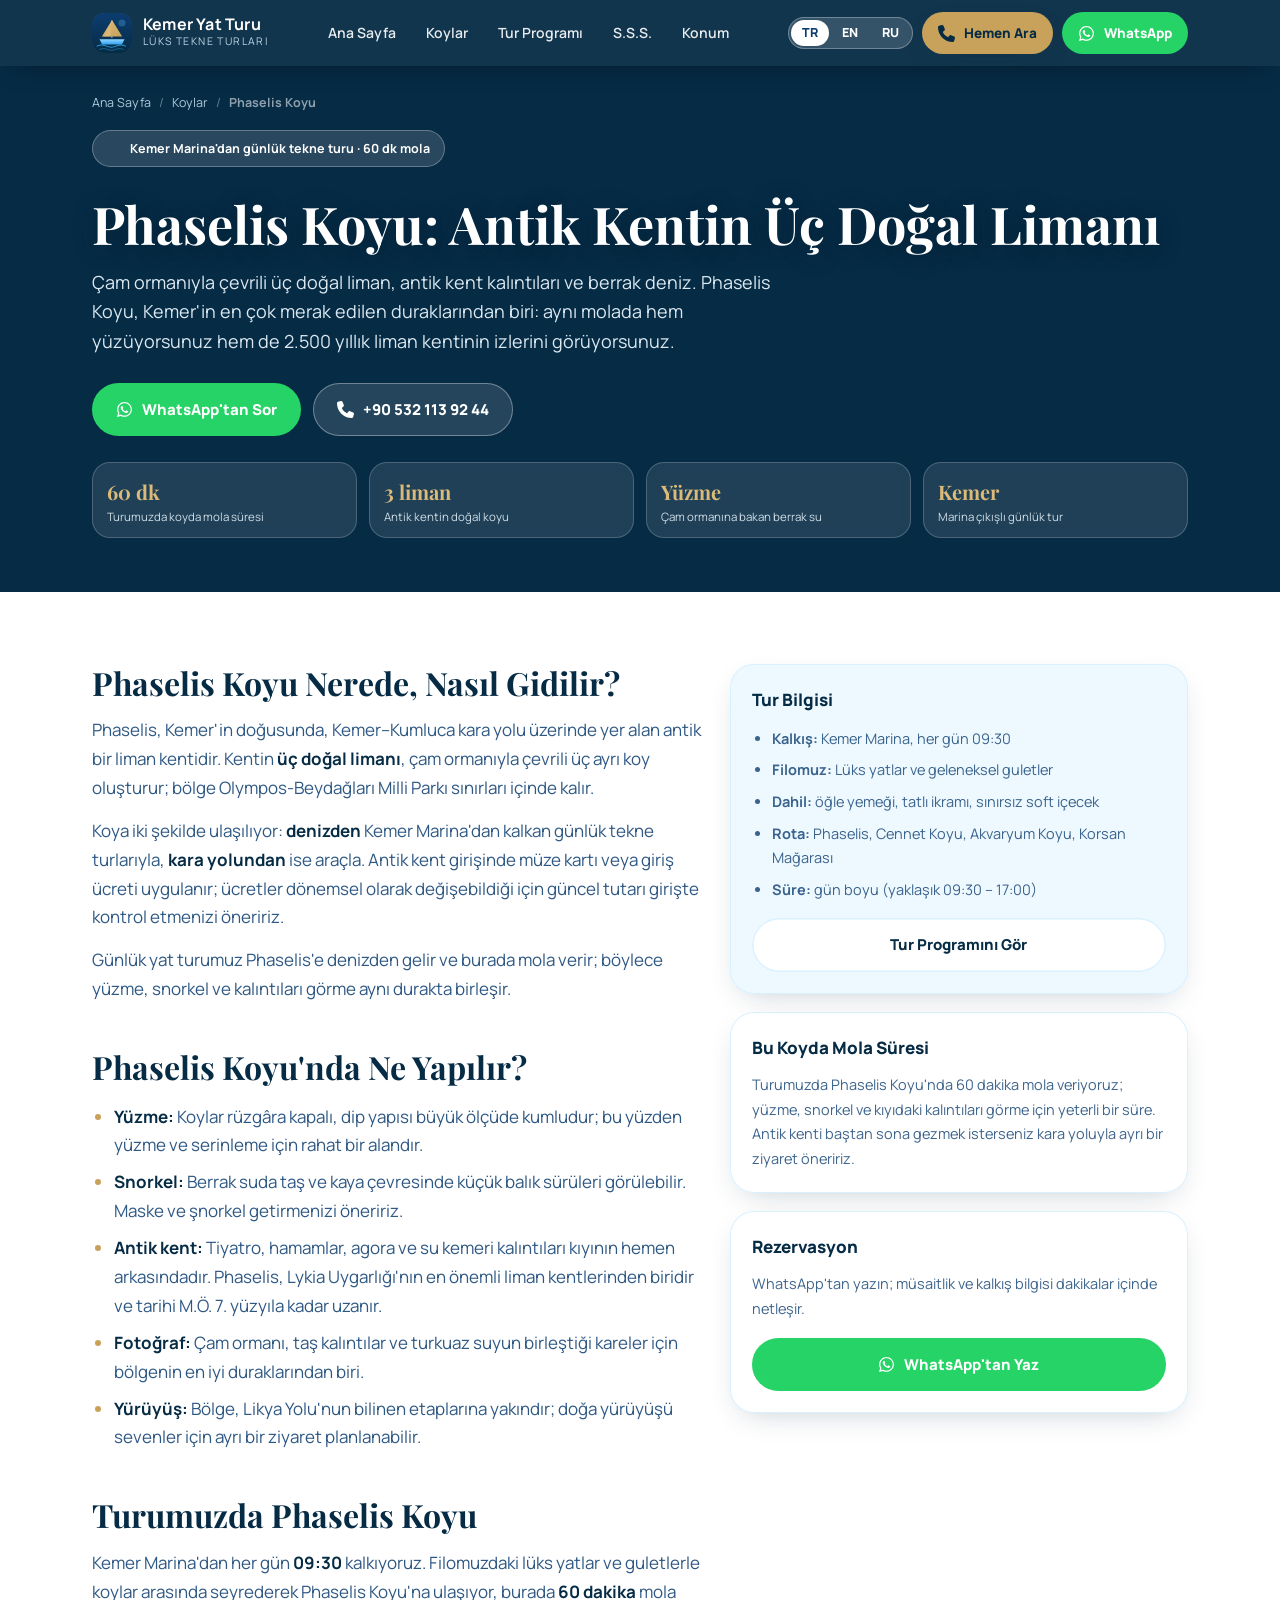
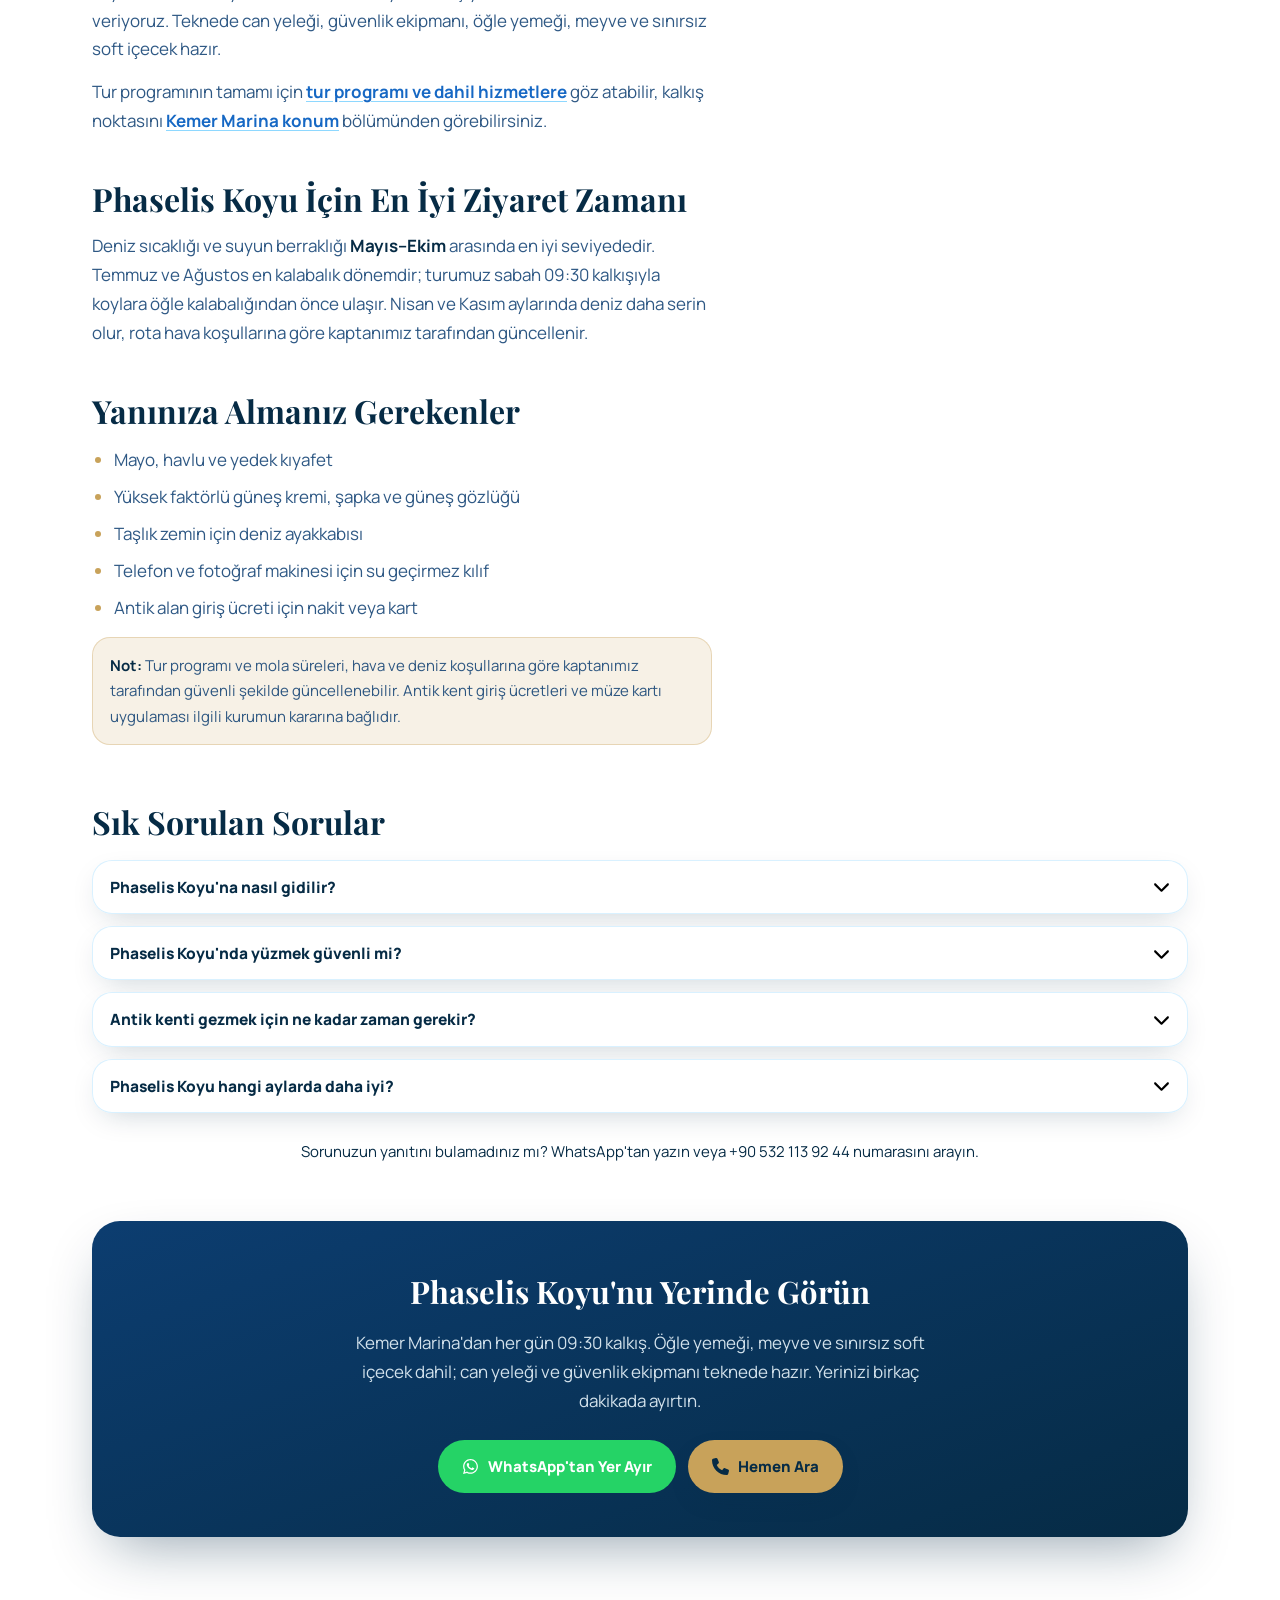
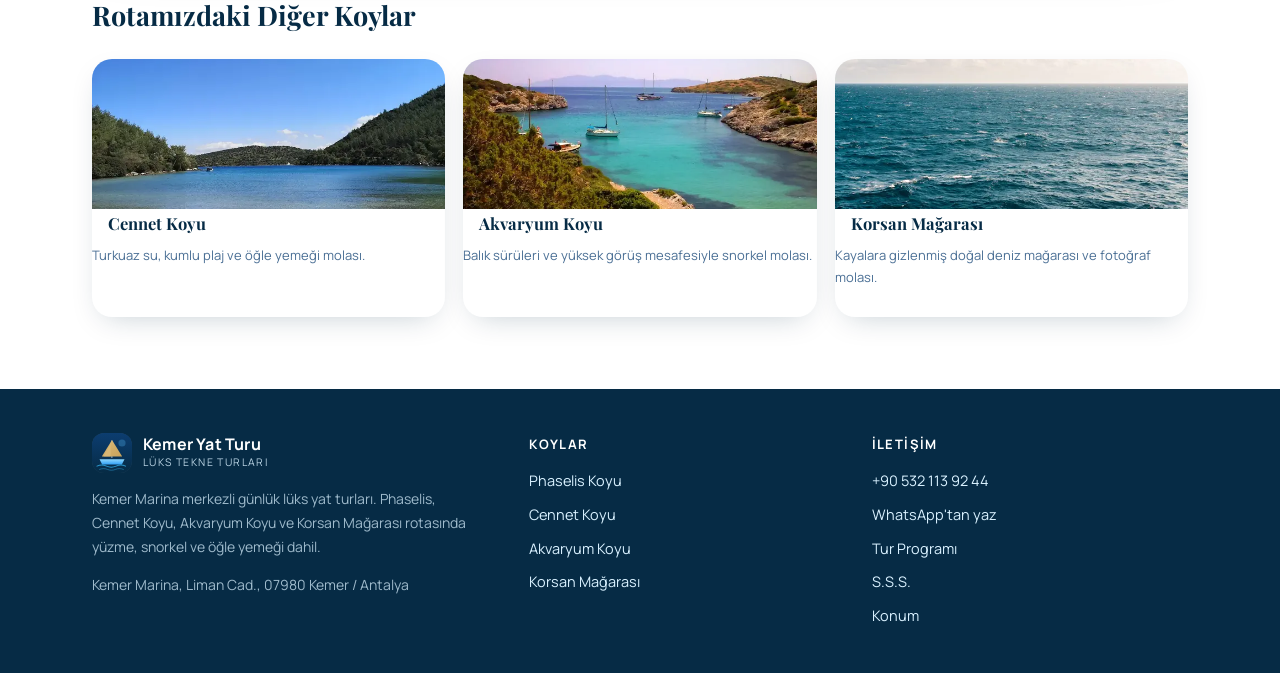
<file: phaselis-koyu.html>
<!DOCTYPE html>
<html lang="tr" dir="ltr" data-koy="phaselis">
<head>
<meta charset="UTF-8">
<meta name="viewport" content="width=device-width, initial-scale=1.0">
<meta name="theme-color" content="#062b45">

<!-- ============ TEMEL SEO ============ -->
<title>Phaselis Koyu | Kemer'den Tekne Turu &amp; Gezi Rehberi</title>
<meta name="description" content="Phaselis Koyu rehberi: antik kentin üç doğal limanı, yüzme ve snorkel noktaları. Kemer Marina'dan günlük tekne turu ile ulaşım, mola süresi ve pratik bilgiler.">
<meta name="robots" content="index, follow, max-image-preview:large, max-snippet:-1">
<meta name="author" content="Kemer Yat Turu">
<link rel="canonical" href="https://kemeryattur.com.tr/phaselis-koyu.html">
<link rel="alternate" hreflang="tr" href="https://kemeryattur.com.tr/phaselis-koyu.html">
<link rel="alternate" hreflang="en" href="https://kemeryattur.com.tr/phaselis-koyu.html?lang=en">
<link rel="alternate" hreflang="ru" href="https://kemeryattur.com.tr/phaselis-koyu.html?lang=ru">
<link rel="alternate" hreflang="x-default" href="https://kemeryattur.com.tr/phaselis-koyu.html">

<!-- ============ OPEN GRAPH / TWITTER ============ -->
<meta property="og:type" content="article">
<meta property="og:site_name" content="Kemer Yat Turu">
<meta property="og:locale" content="tr_TR">
<meta property="og:title" content="Phaselis Koyu: Antik Kentin Üç Doğal Limanı">
<meta property="og:description" content="Çam ormanıyla çevrili üç doğal liman, antik kent kalıntıları ve berrak su. Kemer Marina'dan günlük tekne turumuzda Phaselis Koyu'nda 60 dakika mola veriyoruz.">
<meta property="og:url" content="https://kemeryattur.com.tr/phaselis-koyu.html">
<meta property="og:image" content="https://kemeryattur.com.tr/images/phaselis-koyu.webp">
<meta property="og:image:type" content="image/webp">
<meta property="og:image:width" content="1000">
<meta property="og:image:height" content="668">
<meta property="og:image:alt" content="Phaselis Koyu'nda antik kent kalıntıları ve çam ormanıyla çevrili turkuaz deniz">
<meta name="twitter:card" content="summary_large_image">
<meta name="twitter:title" content="Phaselis Koyu: Antik Kentin Üç Doğal Limanı">
<meta name="twitter:description" content="Çam ormanıyla çevrili üç doğal liman, antik kent kalıntıları ve berrak su. Kemer Marina'dan günlük tekne turumuzda Phaselis Koyu'nda 60 dakika mola veriyoruz.">
<meta name="twitter:image" content="https://kemeryattur.com.tr/images/phaselis-koyu.webp">
<meta name="twitter:image:alt" content="Phaselis Koyu'nda antik kent kalıntıları ve çam ormanıyla çevrili turkuaz deniz">

<link rel="icon" href="data:image/svg+xml,%3Csvg xmlns='http://www.w3.org/2000/svg' viewBox='0 0 32 32'%3E%3Crect width='32' height='32' rx='7' fill='%23062b45'/%3E%3Cpath d='M6 21h20l-2 4H8z' fill='%2338bdf8'/%3E%3Cpath d='M16 6l8 13H8z' fill='%23c8a25a'/%3E%3C/svg%3E">

<!-- ============ PERFORMANS ============ -->
<link rel="preload" as="font" type="font/woff2" href="assets/fonts/playfair-display-700-latin.woff2" crossorigin>
<link rel="preload" as="font" type="font/woff2" href="assets/fonts/playfair-display-700-latin-ext.woff2" crossorigin>
<link rel="preload" as="image" href="images/phaselis-koyu-768.webp" type="image/webp" media="(max-width: 767px)" fetchpriority="high">
<link rel="preload" as="image" href="images/phaselis-koyu.webp" type="image/webp" media="(min-width: 768px)" fetchpriority="high">
<!-- Fontlar: self-host (assets/fonts/*.woff2) - Google Fonts CDN bagimliligi yok.
     @font-face tanimlari sayfaya gomuldu; kritik yolda ek istek olusmaz. -->
<style>
/* ==========================================================================
   Yerel font tanimlari (self-host) - Google Fonts CDN yerine
   Manrope 400/500/600/700/800, Playfair Display 600/700 (latin + latin-ext)
   Onbellek: vercel.json -> /assets/fonts/*.woff2 (immutable, 1 yil)
   ========================================================================== */
@font-face{font-family:'Manrope';font-style:normal;font-weight:400;font-display:swap;src:url('assets/fonts/manrope-400-latin-ext.woff2') format('woff2');unicode-range:U+0100-02BA, U+02BD-02C5, U+02C7-02CC, U+02CE-02D7, U+02DD-02FF, U+0304, U+0308, U+0329, U+1D00-1DBF, U+1E00-1E9F, U+1EF2-1EFF, U+2020, U+20A0-20AB, U+20AD-20C0, U+2113, U+2C60-2C7F, U+A720-A7FF}
@font-face{font-family:'Manrope';font-style:normal;font-weight:400;font-display:swap;src:url('assets/fonts/manrope-400-latin.woff2') format('woff2');unicode-range:U+0000-00FF, U+0131, U+0152-0153, U+02BB-02BC, U+02C6, U+02DA, U+02DC, U+0304, U+0308, U+0329, U+2000-206F, U+20AC, U+2122, U+2191, U+2193, U+2212, U+2215, U+FEFF, U+FFFD}
@font-face{font-family:'Manrope';font-style:normal;font-weight:500;font-display:swap;src:url('assets/fonts/manrope-500-latin-ext.woff2') format('woff2');unicode-range:U+0100-02BA, U+02BD-02C5, U+02C7-02CC, U+02CE-02D7, U+02DD-02FF, U+0304, U+0308, U+0329, U+1D00-1DBF, U+1E00-1E9F, U+1EF2-1EFF, U+2020, U+20A0-20AB, U+20AD-20C0, U+2113, U+2C60-2C7F, U+A720-A7FF}
@font-face{font-family:'Manrope';font-style:normal;font-weight:500;font-display:swap;src:url('assets/fonts/manrope-500-latin.woff2') format('woff2');unicode-range:U+0000-00FF, U+0131, U+0152-0153, U+02BB-02BC, U+02C6, U+02DA, U+02DC, U+0304, U+0308, U+0329, U+2000-206F, U+20AC, U+2122, U+2191, U+2193, U+2212, U+2215, U+FEFF, U+FFFD}
@font-face{font-family:'Manrope';font-style:normal;font-weight:600;font-display:swap;src:url('assets/fonts/manrope-600-latin-ext.woff2') format('woff2');unicode-range:U+0100-02BA, U+02BD-02C5, U+02C7-02CC, U+02CE-02D7, U+02DD-02FF, U+0304, U+0308, U+0329, U+1D00-1DBF, U+1E00-1E9F, U+1EF2-1EFF, U+2020, U+20A0-20AB, U+20AD-20C0, U+2113, U+2C60-2C7F, U+A720-A7FF}
@font-face{font-family:'Manrope';font-style:normal;font-weight:600;font-display:swap;src:url('assets/fonts/manrope-600-latin.woff2') format('woff2');unicode-range:U+0000-00FF, U+0131, U+0152-0153, U+02BB-02BC, U+02C6, U+02DA, U+02DC, U+0304, U+0308, U+0329, U+2000-206F, U+20AC, U+2122, U+2191, U+2193, U+2212, U+2215, U+FEFF, U+FFFD}
@font-face{font-family:'Manrope';font-style:normal;font-weight:700;font-display:swap;src:url('assets/fonts/manrope-700-latin-ext.woff2') format('woff2');unicode-range:U+0100-02BA, U+02BD-02C5, U+02C7-02CC, U+02CE-02D7, U+02DD-02FF, U+0304, U+0308, U+0329, U+1D00-1DBF, U+1E00-1E9F, U+1EF2-1EFF, U+2020, U+20A0-20AB, U+20AD-20C0, U+2113, U+2C60-2C7F, U+A720-A7FF}
@font-face{font-family:'Manrope';font-style:normal;font-weight:700;font-display:swap;src:url('assets/fonts/manrope-700-latin.woff2') format('woff2');unicode-range:U+0000-00FF, U+0131, U+0152-0153, U+02BB-02BC, U+02C6, U+02DA, U+02DC, U+0304, U+0308, U+0329, U+2000-206F, U+20AC, U+2122, U+2191, U+2193, U+2212, U+2215, U+FEFF, U+FFFD}
@font-face{font-family:'Manrope';font-style:normal;font-weight:800;font-display:swap;src:url('assets/fonts/manrope-800-latin-ext.woff2') format('woff2');unicode-range:U+0100-02BA, U+02BD-02C5, U+02C7-02CC, U+02CE-02D7, U+02DD-02FF, U+0304, U+0308, U+0329, U+1D00-1DBF, U+1E00-1E9F, U+1EF2-1EFF, U+2020, U+20A0-20AB, U+20AD-20C0, U+2113, U+2C60-2C7F, U+A720-A7FF}
@font-face{font-family:'Manrope';font-style:normal;font-weight:800;font-display:swap;src:url('assets/fonts/manrope-800-latin.woff2') format('woff2');unicode-range:U+0000-00FF, U+0131, U+0152-0153, U+02BB-02BC, U+02C6, U+02DA, U+02DC, U+0304, U+0308, U+0329, U+2000-206F, U+20AC, U+2122, U+2191, U+2193, U+2212, U+2215, U+FEFF, U+FFFD}
@font-face{font-family:'Playfair Display';font-style:normal;font-weight:600;font-display:swap;src:url('assets/fonts/playfair-display-600-latin-ext.woff2') format('woff2');unicode-range:U+0100-02BA, U+02BD-02C5, U+02C7-02CC, U+02CE-02D7, U+02DD-02FF, U+0304, U+0308, U+0329, U+1D00-1DBF, U+1E00-1E9F, U+1EF2-1EFF, U+2020, U+20A0-20AB, U+20AD-20C0, U+2113, U+2C60-2C7F, U+A720-A7FF}
@font-face{font-family:'Playfair Display';font-style:normal;font-weight:600;font-display:swap;src:url('assets/fonts/playfair-display-600-latin.woff2') format('woff2');unicode-range:U+0000-00FF, U+0131, U+0152-0153, U+02BB-02BC, U+02C6, U+02DA, U+02DC, U+0304, U+0308, U+0329, U+2000-206F, U+20AC, U+2122, U+2191, U+2193, U+2212, U+2215, U+FEFF, U+FFFD}
@font-face{font-family:'Playfair Display';font-style:normal;font-weight:700;font-display:swap;src:url('assets/fonts/playfair-display-700-latin-ext.woff2') format('woff2');unicode-range:U+0100-02BA, U+02BD-02C5, U+02C7-02CC, U+02CE-02D7, U+02DD-02FF, U+0304, U+0308, U+0329, U+1D00-1DBF, U+1E00-1E9F, U+1EF2-1EFF, U+2020, U+20A0-20AB, U+20AD-20C0, U+2113, U+2C60-2C7F, U+A720-A7FF}
@font-face{font-family:'Playfair Display';font-style:normal;font-weight:700;font-display:swap;src:url('assets/fonts/playfair-display-700-latin.woff2') format('woff2');unicode-range:U+0000-00FF, U+0131, U+0152-0153, U+02BB-02BC, U+02C6, U+02DA, U+02DC, U+0304, U+0308, U+0329, U+2000-206F, U+20AC, U+2122, U+2191, U+2193, U+2212, U+2215, U+FEFF, U+FFFD}
</style>
<style>
/* ==========================================================================
   Kemer Yat Turu - Koy detay sayfalari icin ortak stil dosyasi
   Tailwind'e bagimli DEGIL (index.html'deki derlenmis CSS'te olmayan
   siniflar orada calismiyor). Renkler, fontlar ve golgeler ana sayfayla
   birebir ayni degerlerde tanimlandi.
   ========================================================================== */
:root{
  --o950:#062b45; --o900:#0c3d70; --o800:#18569e; --o700:#1668c4;
  --o600:#1d81e3; --o400:#59c0ff; --o300:#8ed8ff; --o200:#bce7ff;
  --o100:#d9f1ff; --o50:#eef9ff; --gold:#c8a25a; --gold2:#dcbb79;
  --wa:#25d366;
  --card:0 10px 30px -12px rgba(6,43,69,.25);
  --lux:0 24px 60px -20px rgba(6,43,69,.45);
  --sans:Manrope,system-ui,-apple-system,"Segoe UI",Roboto,sans-serif;
  --display:"Playfair Display",Georgia,serif;
  --wrap:1160px;
}
*,*::before,*::after{box-sizing:border-box}
html{scroll-behavior:smooth;scroll-padding-top:88px}
body{margin:0;background:#fff;color:var(--o950);font-family:var(--sans);
  font-size:17px;line-height:1.7;overflow-x:hidden;-webkit-font-smoothing:antialiased}
img{display:block;max-width:100%;height:auto}
a{color:inherit;text-decoration:none}
svg{flex:none}
:focus-visible{outline:3px solid var(--gold);outline-offset:3px}
::selection{background:var(--gold);color:var(--o950)}
.sr-only{position:absolute;width:1px;height:1px;padding:0;margin:-1px;overflow:hidden;
  clip:rect(0,0,0,0);white-space:nowrap;border:0}

/* ---------- Yerlesim ---------- */
.wrap{width:100%;max-width:var(--wrap);margin:0 auto;padding:0 20px}
@media(min-width:768px){.wrap{padding:0 32px}}
.grid{display:grid;gap:18px}
@media(min-width:640px){.grid.cols-2{grid-template-columns:1fr 1fr}}
@media(min-width:900px){
  .grid.cols-3{grid-template-columns:repeat(3,1fr)}
  .grid.cols-2-lg{grid-template-columns:1.15fr .85fr}
}
.center{text-align:center}

/* ---------- Ust menu ---------- */
.head{position:sticky;top:0;z-index:60;background:rgba(6,43,69,.95);
  backdrop-filter:saturate(160%) blur(14px);box-shadow:0 10px 30px -18px rgba(0,0,0,.6)}
.head .wrap{display:flex;align-items:center;justify-content:space-between;gap:14px;
  min-height:66px;padding-top:8px;padding-bottom:8px}
.brand{display:flex;align-items:center;gap:11px;color:#fff}
.brand img{width:40px;height:40px;border-radius:12px;background:rgba(255,255,255,.12)}
.brand b{display:block;font-size:16px;line-height:1.15;letter-spacing:.2px}
.brand small{display:block;font-size:10.5px;letter-spacing:1.4px;text-transform:uppercase;
  color:var(--o100);opacity:.85}
.head-nav{display:none;gap:4px}
@media(min-width:1024px){.head-nav{display:flex}}
.head-nav a{padding:9px 13px;border-radius:12px;color:rgba(255,255,255,.9);
  font-size:14px;font-weight:600}
.head-nav a:hover{background:rgba(255,255,255,.1)}
.head-actions{display:flex;align-items:center;gap:9px}
.hide-sm{display:none}
@media(min-width:768px){.hide-sm{display:inline-flex}}

/* ---------- Butonlar ---------- */
.btn{display:inline-flex;align-items:center;justify-content:center;gap:9px;
  border:0;border-radius:999px;padding:14px 24px;font:inherit;font-size:15px;
  font-weight:800;cursor:pointer;transition:transform .25s ease,background-color .25s ease,
  color .25s ease,box-shadow .25s ease}
.btn svg{width:17px;height:17px}
.btn-gold{background:var(--gold);color:var(--o950);box-shadow:var(--card)}
.btn-gold:hover{background:var(--gold2)}
.btn-wa{background:var(--wa);color:#fff}
.btn-wa:hover{filter:brightness(1.08)}
.btn-ghost{background:rgba(255,255,255,.12);color:#fff;box-shadow:inset 0 0 0 1px rgba(255,255,255,.35)}
.btn-ghost:hover{background:#fff;color:var(--o950)}
.btn-line{background:#fff;color:var(--o950);box-shadow:inset 0 0 0 1.5px var(--o100)}
.btn-line:hover{background:var(--o50)}
.btn-sm{padding:10px 16px;font-size:13.5px}

/* ---------- Hero ---------- */
.hero{position:relative;isolation:isolate;color:#fff;overflow:hidden;
  background:var(--o950);padding:26px 0 54px}
.hero-media{position:absolute;inset:0;z-index:-2}
.hero-media img{width:100%;height:100%;object-fit:cover}
.hero-media::after{content:"";position:absolute;inset:0;
  background:linear-gradient(180deg,rgba(6,43,69,.86) 0%,rgba(6,43,69,.55) 45%,rgba(6,43,69,.88) 100%)}
.hero h1{font-family:var(--display);font-size:clamp(29px,6.6vw,52px);line-height:1.08;
  margin:16px 0 0;font-weight:700;text-shadow:0 3px 22px rgba(3,26,42,.45)}
.hero p.lead{margin:16px 0 0;font-size:clamp(15.5px,2.3vw,18px);line-height:1.65;
  color:rgba(238,249,255,.92);max-width:62ch}
.hero .btn-row{display:flex;flex-wrap:wrap;gap:12px;margin-top:26px}
.eyebrow{display:inline-flex;align-items:center;gap:8px;border-radius:999px;
  background:rgba(255,255,255,.14);box-shadow:inset 0 0 0 1px rgba(255,255,255,.28);
  padding:8px 15px;font-size:12.5px;font-weight:700;backdrop-filter:blur(6px)}
.eyebrow svg{width:15px;height:15px;color:var(--gold2)}

/* ---------- Kirinti izi ---------- */
.crumbs{display:flex;flex-wrap:wrap;align-items:center;gap:8px;font-size:12.5px;
  color:rgba(217,241,255,.8);margin:0 0 4px}
.crumbs a:hover{color:#fff;text-decoration:underline}
.crumbs span{opacity:.55}
.crumbs [aria-current]{color:#fff;font-weight:700}

/* ---------- Rakam kutusu ---------- */
.facts{display:grid;gap:12px;margin:26px 0 0;padding:0;list-style:none;
  grid-template-columns:repeat(2,1fr)}
@media(min-width:768px){.facts{grid-template-columns:repeat(4,1fr)}}
.facts li{background:rgba(255,255,255,.1);box-shadow:inset 0 0 0 1px rgba(255,255,255,.2);
  border-radius:18px;padding:13px 15px;backdrop-filter:blur(6px)}
.facts b{display:block;font-family:var(--display);font-size:20px;color:var(--gold2)}
.facts small{display:block;font-size:11.5px;line-height:1.35;color:rgba(238,249,255,.85)}

/* ---------- Icerik ---------- */
.main{padding:52px 0 8px}
@media(min-width:768px){.main{padding:72px 0 8px}}
.article{max-width:74ch}
.article h2{font-family:var(--display);font-size:clamp(23px,3.6vw,32px);line-height:1.2;
  margin:44px 0 0;font-weight:700}
.article h2:first-child{margin-top:0}
.article h3{font-size:18.5px;margin:26px 0 0;font-weight:800}
.article p{margin:14px 0 0;color:rgba(12,61,112,.86)}
.article ul,.article ol{margin:16px 0 0;padding-left:22px;color:rgba(12,61,112,.86)}
.article li{margin:8px 0 0}
.article li::marker{color:var(--gold)}
.article strong{color:var(--o950)}
.article a:not(.btn){color:var(--o700);font-weight:700;
  text-decoration:underline;text-decoration-color:var(--o300);text-underline-offset:3px}
.article a:not(.btn):hover{color:var(--o950)}
.side{display:grid;gap:18px;align-content:start}
@media(min-width:900px){.side{position:sticky;top:96px}}

/* ---------- Kartlar / kutular ---------- */
.card{background:#fff;border-radius:24px;padding:22px;
  box-shadow:var(--card),inset 0 0 0 1px var(--o100)}
.card h2,.card h3{margin:0;font-size:17px;font-family:var(--sans);font-weight:800}
.card p{margin:10px 0 0;font-size:14.5px;color:rgba(12,61,112,.8)}
.card ul{margin:12px 0 0;padding-left:20px;font-size:14.5px;color:rgba(12,61,112,.8)}
.card ul li{margin:7px 0 0}
.card .btn{width:100%;margin-top:16px}
.tint{background:var(--o50)}
.note{border-radius:18px;background:rgba(200,162,90,.15);
  box-shadow:inset 0 0 0 1px rgba(200,162,90,.35);padding:16px 18px;margin:24px 0 0;
  font-size:15px;color:var(--o900)}
.note b{color:var(--o950)}

/* ---------- S.S.S. ---------- */
.faq{border-radius:20px;background:#fff;margin:12px 0 0;overflow:hidden;
  box-shadow:var(--card),inset 0 0 0 1px var(--o100)}
.faq summary{display:flex;align-items:center;justify-content:space-between;gap:14px;
  cursor:pointer;list-style:none;padding:14px 18px;font-weight:800;font-size:15.5px}
.faq summary::-webkit-details-marker{display:none}
.faq summary:hover{background:var(--o50)}
.faq .ico{transition:transform .3s ease;color:var(--o700);width:17px;height:17px}
.faq[open] .ico{transform:rotate(180deg)}
.faq .ans{padding:0 18px 16px;font-size:15px;color:rgba(12,61,112,.85)}
.faq .ans p{margin:0}
.faq-more{margin:26px 0 0;text-align:center;font-size:15px}

/* ---------- CTA ---------- */
.cta{margin:56px 0 0;border-radius:28px;padding:32px 24px;color:#fff;text-align:center;
  background:linear-gradient(160deg,var(--o900) 0%,var(--o950) 100%);box-shadow:var(--lux)}
@media(min-width:768px){.cta{padding:44px 40px}}
.cta h2{font-family:var(--display);font-size:clamp(22px,3.4vw,31px);margin:0;font-weight:700}
.cta p{margin:12px auto 0;max-width:60ch;color:rgba(238,249,255,.88)}
.cta .btn-row{display:flex;flex-wrap:wrap;gap:12px;justify-content:center;margin-top:24px}

/* ---------- Diger koylar ---------- */
.more{margin:56px 0 0}
.more h2{font-family:var(--display);font-size:clamp(21px,3vw,27px);margin:0}
.more .grid{margin-top:20px}
.more a{display:block;border-radius:20px;overflow:hidden;background:#fff;
  box-shadow:var(--card);transition:transform .35s ease,box-shadow .35s ease}
.more a:hover,.more a:focus-visible{transform:translateY(-6px);box-shadow:var(--lux)}
.more img{height:150px;width:100%;object-fit:cover}
.more .t{padding:14px 16px}
.more b{font-family:var(--display);font-size:16.5px}
.more small{display:block;margin-top:5px;font-size:13px;color:rgba(12,61,112,.75)}

/* ---------- Alt bilgi ---------- */
.foot{margin-top:64px;background:var(--o950);color:var(--o100);padding:44px 0 96px;
  font-size:14.5px}
@media(min-width:768px){.foot{padding-bottom:44px}}
.foot .grid{gap:26px}
@media(min-width:768px){.foot .grid{grid-template-columns:1.3fr 1fr 1fr}}
.foot h2{font-size:13px;letter-spacing:1.4px;text-transform:uppercase;color:#fff;margin:0}
.foot ul{list-style:none;margin:14px 0 0;padding:0}
.foot li{margin:9px 0 0}
.foot a:hover{color:var(--gold2)}
.foot .about{color:rgba(217,241,255,.72);margin:14px 0 0;max-width:42ch;font-size:14px}
.foot .brand{margin-bottom:2px}

/* ---------- Sabit mobil aksiyon cubugu ---------- */
.sticky{position:fixed;left:0;right:0;bottom:0;z-index:70;display:grid;
  grid-template-columns:1fr 1fr;gap:8px;padding:10px 12px;
  background:rgba(6,43,69,.95);backdrop-filter:blur(10px);
  box-shadow:0 -10px 30px -18px rgba(0,0,0,.6)}
@media(min-width:768px){.sticky{display:none}}
.sticky .btn{padding:13px 12px;font-size:14px}

/* ---------- Ikonlar (satir ici SVG sprite) ---------- */
.i{height:1em;width:auto;display:inline-block;vertical-align:-.125em;fill:currentColor}

/* ---------- Bolum basligi (govde disi) ---------- */
.sec-h{font-family:var(--display);font-size:clamp(23px,3.6vw,32px);line-height:1.2;
  font-weight:700;margin:0 0 18px}

/* ---------- Dil secici (TR / EN / RU) ---------- */
.lang-switch{display:flex;align-items:center;gap:2px;padding:3px;border-radius:999px;
  background:rgba(255,255,255,.15);box-shadow:inset 0 0 0 1px rgba(255,255,255,.3)}
.lang-btn{border:0;background:transparent;color:#fff;font:inherit;font-size:12px;font-weight:800;
  line-height:1;padding:7px 9px;border-radius:999px;cursor:pointer;
  transition:background-color .25s ease,color .25s ease}
.lang-btn:hover{background:rgba(255,255,255,.16)}
.lang-btn.is-active{background:#fff;color:var(--o900)}
@media(min-width:768px){.lang-btn{font-size:12.5px;padding:7px 11px}}
@media(max-width:430px){
  .lang-btn{padding:6px 7px;font-size:11px}
  .brand small{display:none}
  .brand b{font-size:14.5px}
}

/* ---------- Hareket azaltma ---------- */
@media(prefers-reduced-motion:reduce){
  *{animation:none!important;transition:none!important}
  html{scroll-behavior:auto}
}
</style>
<script src="assets/koy-sayfa.js" defer></script>

<!-- Ikonlar: Font Awesome Free 6.5.2 (ikonlar CC BY 4.0, kod MIT) - fontawesome.com/license/free -->

<!-- ============ YAPISAL VERI (JSON-LD) ============ -->
<script type="application/ld+json">
{
  "@context": "https://schema.org",
  "@graph": [
    {
      "@type": "TouristAttraction",
      "name": "Phaselis Koyu",
      "description": "Kemer yakınındaki Phaselis antik kentinin üç doğal limanından oluşan, çam ormanıyla çevrili berrak deniz koyları.",
      "image": "https://kemeryattur.com.tr/images/phaselis-koyu.webp",
      "url": "https://kemeryattur.com.tr/phaselis-koyu.html",
      "address": {
        "@type": "PostalAddress",
        "addressLocality": "Kemer",
        "addressRegion": "Antalya",
        "addressCountry": "TR"
      },
      "touristType": [
        "Aileler",
        "Tarih severler",
        "Doğa ve deniz tatili"
      ],
      "publicAccess": true,
      "isPartOf": {
        "@type": "TouristDestination",
        "name": "Kemer, Antalya"
      },
      "provider": {
        "@type": "TourismInformationCenter",
        "name": "Kemer Yat Turu",
        "telephone": "+905321139244",
        "url": "https://kemeryattur.com.tr/"
      }
    },
    {
      "@type": "BreadcrumbList",
      "itemListElement": [
        {
          "@type": "ListItem",
          "position": 1,
          "name": "Ana Sayfa",
          "item": "https://kemeryattur.com.tr/"
        },
        {
          "@type": "ListItem",
          "position": 2,
          "name": "Gittiğimiz Koylar",
          "item": "https://kemeryattur.com.tr/#rotalar"
        },
        {
          "@type": "ListItem",
          "position": 3,
          "name": "Phaselis Koyu",
          "item": "https://kemeryattur.com.tr/phaselis-koyu.html"
        }
      ]
    },
    {
      "@type": "FAQPage",
      "mainEntity": [
        {
          "@type": "Question",
          "name": "Phaselis Koyu'na nasıl gidilir?",
          "acceptedAnswer": {
            "@type": "Answer",
            "text": "Phaselis Koyu'na iki şekilde ulaşılır: Kemer Marina'dan kalkan günlük tekne turlarıyla denizden, ya da Kemer–Kumluca kara yolu üzerinden araçla. Bölge Olympos-Beydağları Milli Parkı içinde yer aldığı için antik kent girişinde müze kartı veya giriş ücreti uygulanır. Günlük yat turumuzda koya denizden geliyor ve 60 dakika mola veriyoruz."
          }
        },
        {
          "@type": "Question",
          "name": "Phaselis Koyu'nda yüzmek güvenli mi?",
          "acceptedAnswer": {
            "@type": "Answer",
            "text": "Koylar rüzgâra kapalı ve dip yapısı genelde kumludur; bu yüzden yüzme ve snorkel için rahat bir alandır. Her teknede can yeleği bulunur ve kaptanımız deniz koşullarına göre yüzme alanının sınırlarını gösterir. Çocuklu misafirlerimizi can yeleğiyle yüzmeye teşvik ederiz."
          }
        },
        {
          "@type": "Question",
          "name": "Antik kenti gezmek için ne kadar zaman gerekir?",
          "acceptedAnswer": {
            "@type": "Answer",
            "text": "Turumuzda Phaselis'te 60 dakika mola veriyoruz; bu süre yüzme, snorkel ve kıyıdaki antik kalıntıları görme için yeterlidir. Antik kenti baştan sona gezmek isteyen misafirlerimiz için kara yoluyla ayrı bir ziyaret daha uygun olur."
          }
        },
        {
          "@type": "Question",
          "name": "Phaselis Koyu hangi aylarda daha iyi?",
          "acceptedAnswer": {
            "@type": "Answer",
            "text": "Mayıs–Ekim arası deniz sıcaklığı ve görüş mesafesi en iyidir. Temmuz–Ağustos en kalabalık dönemdir; sabah 09:30 kalkışıyla koylara öğle kalabalığından önce ulaşırız. Nisan ve Kasım aylarında deniz daha serin olur ve rota hava koşullarına göre güncellenir."
          }
        }
      ]
    }
  ]
}
</script>
</head>
<body>
<!-- Ikonlar: Font Awesome Free 6.5.2 (CC BY 4.0) - fontawesome.com/license/free -->
<svg width="0" height="0" style="position:absolute;overflow:hidden" aria-hidden="true" focusable="false"><symbol id="i-chevron-down" viewBox="0 0 512 512"><path d="M233.4 406.6c12.5 12.5 32.8 12.5 45.3 0l192-192c12.5-12.5 12.5-32.8 0-45.3s-32.8-12.5-45.3 0L256 338.7 86.6 169.4c-12.5-12.5-32.8-12.5-45.3 0s-12.5 32.8 0 45.3l192 192z"/></symbol><symbol id="i-landmark" viewBox="0 0 512 512"><path d="M240.1 4.2c9.8-5.6 21.9-5.6 31.8 0l171.8 98.1L448 104l0 .9 47.9 27.4c12.6 7.2 18.8 22 15.1 36s-16.4 23.8-30.9 23.8H32c-14.5 0-27.2-9.8-30.9-23.8s2.5-28.8 15.1-36L64 104.9V104l4.4-1.6L240.1 4.2zM64 224h64V416h40V224h64V416h48V224h64V416h40V224h64V420.3c.6 .3 1.2 .7 1.8 1.1l48 32c11.7 7.8 17 22.4 12.9 35.9S494.1 512 480 512H32c-14.1 0-26.5-9.2-30.6-22.7s1.1-28.1 12.9-35.9l48-32c.6-.4 1.2-.7 1.8-1.1V224z"/></symbol><symbol id="i-phone" viewBox="0 0 512 512"><path d="M164.9 24.6c-7.7-18.6-28-28.5-47.4-23.2l-88 24C12.1 30.2 0 46 0 64C0 311.4 200.6 512 448 512c18 0 33.8-12.1 38.6-29.5l24-88c5.3-19.4-4.6-39.7-23.2-47.4l-96-40c-16.3-6.8-35.2-2.1-46.3 11.6L304.7 368C234.3 334.7 177.3 277.7 144 207.3L193.3 167c13.7-11.2 18.4-30 11.6-46.3l-40-96z"/></symbol><symbol id="i-whatsapp" viewBox="0 0 448 512"><path d="M380.9 97.1C339 55.1 283.2 32 223.9 32c-122.4 0-222 99.6-222 222 0 39.1 10.2 77.3 29.6 111L0 480l117.7-30.9c32.4 17.7 68.9 27 106.1 27h.1c122.3 0 224.1-99.6 224.1-222 0-59.3-25.2-115-67.1-157zm-157 341.6c-33.2 0-65.7-8.9-94-25.7l-6.7-4-69.8 18.3L72 359.2l-4.4-7c-18.5-29.4-28.2-63.3-28.2-98.2 0-101.7 82.8-184.5 184.6-184.5 49.3 0 95.6 19.2 130.4 54.1 34.8 34.9 56.2 81.2 56.1 130.5 0 101.8-84.9 184.6-186.6 184.6zm101.2-138.2c-5.5-2.8-32.8-16.2-37.9-18-5.1-1.9-8.8-2.8-12.5 2.8-3.7 5.6-14.3 18-17.6 21.8-3.2 3.7-6.5 4.2-12 1.4-32.6-16.3-54-29.1-75.5-66-5.7-9.8 5.7-9.1 16.3-30.3 1.8-3.7.9-6.9-.5-9.7-1.4-2.8-12.5-30.1-17.1-41.2-4.5-10.8-9.1-9.3-12.5-9.5-3.2-.2-6.9-.2-10.6-.2-3.7 0-9.7 1.4-14.8 6.9-5.1 5.6-19.4 19-19.4 46.3 0 27.3 19.9 53.7 22.6 57.4 2.8 3.7 39.1 59.7 94.8 83.8 35.2 15.2 49 16.5 66.6 13.9 10.7-1.6 32.8-13.4 37.4-26.4 4.6-13 4.6-24.1 3.2-26.4-1.3-2.5-5-3.9-10.5-6.6z"/></symbol></svg>

<!-- ================= UST MENU ================= -->
<header class="head">
  <div class="wrap">
    <a class="brand" href="index.html">
      <img src="images/logo.svg" width="40" height="40" alt="Kemer Yat Turu logosu">
      <span><b>Kemer Yat Turu</b><small data-i18n="brand_sub">Lüks Tekne Turları</small></span>
    </a>
    <nav class="head-nav" aria-label="Ana menü" data-i18n-aria="aria_menu">
      <a href="index.html" data-i18n="nav_home">Ana Sayfa</a>
      <a href="index.html#rotalar" data-i18n="nav_bays">Koylar</a>
      <a href="index.html#program" data-i18n="nav_program">Tur Programı</a>
      <a href="index.html#sss" data-i18n="nav_faq">S.S.S.</a>
      <a href="index.html#konum" data-i18n="nav_location">Konum</a>
    </nav>
    <div class="head-actions">
      <div class="lang-switch" role="group" aria-label="Dil seçimi / Language / Язык">
        <button type="button" class="lang-btn is-active" data-lang="tr" aria-pressed="true">TR</button>
        <button type="button" class="lang-btn" data-lang="en" aria-pressed="false">EN</button>
        <button type="button" class="lang-btn" data-lang="ru" aria-pressed="false">RU</button>
      </div>
      <a class="hide-sm btn btn-gold btn-sm" href="tel:+905321139244">
        <svg class="i" aria-hidden="true"><use href="#i-phone"></use></svg> <span data-i18n="nav_call">Hemen Ara</span>
      </a>
      <a data-wa="general" class="btn btn-wa btn-sm" href="https://wa.me/905321139244?text=Merhaba%2C%20Kemer%20yat%20turu%20hakk%C4%B1nda%20bilgi%20ve%20m%C3%BCsaitlik%20almak%20istiyorum." target="_blank" rel="noopener">
        <svg class="i" aria-hidden="true"><use href="#i-whatsapp"></use></svg>
        <span data-i18n="nav_wa">WhatsApp</span>
      </a>
    </div>
  </div>
</header>

<main>
<!-- ================= HERO ================= -->
<section class="hero">
  <div class="hero-media" aria-hidden="true">
    <picture>
      <source media="(max-width: 767px)" srcset="images/phaselis-koyu-768.webp" type="image/webp">
      <img src="images/phaselis-koyu.webp" width="1000" height="668" alt="" fetchpriority="high" decoding="async">
    </picture>
  </div>
  <div class="wrap">
    <nav class="crumbs" aria-label="Sayfa yolu" data-i18n-aria="aria_crumb">
      <a href="index.html" data-i18n="nav_home">Ana Sayfa</a> <span>/</span>
      <a href="index.html#rotalar" data-i18n="nav_bays">Koylar</a> <span>/</span>
      <span aria-current="page" data-i18n="crumb">Phaselis Koyu</span>
    </nav>
    <p class="eyebrow">
      <svg class="i" aria-hidden="true"><use href="#i-water"></use></svg>
      <span data-i18n="eyebrow">Kemer Marina'dan günlük tekne turu · 60 dk mola</span>
    </p>
    <h1 data-i18n="h1">Phaselis Koyu: Antik Kentin Üç Doğal Limanı</h1>
    <p class="lead" data-i18n="lead">Çam ormanıyla çevrili üç doğal liman, antik kent kalıntıları ve berrak deniz. Phaselis Koyu, Kemer'in en çok merak edilen duraklarından biri: aynı molada hem yüzüyorsunuz hem de 2.500 yıllık liman kentinin izlerini görüyorsunuz.</p>
    <div class="btn-row">
      <a data-wa="phaselis" class="btn btn-wa" href="https://wa.me/905321139244?text=Merhaba%2C%20Phaselis%20Koyu%20hakk%C4%B1nda%20bilgi%20ve%20rezervasyon%20almak%20istiyorum.%20Tarih%3A%20" target="_blank" rel="noopener">
        <svg class="i" aria-hidden="true"><use href="#i-whatsapp"></use></svg> <span data-i18n="cta_ask">WhatsApp'tan Sor</span>
      </a>
      <a class="btn btn-ghost" href="tel:+905321139244">
        <svg class="i" aria-hidden="true"><use href="#i-phone"></use></svg> +90 532 113 92 44
      </a>
    </div>
    <ul class="facts"><li><b data-i18n="fact1_v">60 dk</b><small data-i18n="fact1_l">Turumuzda koyda mola süresi</small></li>
      <li><b data-i18n="fact2_v">3 liman</b><small data-i18n="fact2_l">Antik kentin doğal koyu</small></li>
      <li><b data-i18n="fact3_v">Yüzme</b><small data-i18n="fact3_l">Çam ormanına bakan berrak su</small></li>
      <li><b data-i18n="fact4_v">Kemer</b><small data-i18n="fact4_l">Marina çıkışlı günlük tur</small></li></ul>
  </div>
</section>

<!-- ================= ICERIK ================= -->
<section class="main">
  <div class="wrap">
    <div class="grid cols-2-lg">
      <article class="article">
<h2 data-i18n="sec1_h2">Phaselis Koyu Nerede, Nasıl Gidilir?</h2>
<p data-i18n-html="sec1_p1">Phaselis, Kemer'in doğusunda, Kemer–Kumluca kara yolu üzerinde yer alan antik bir liman kentidir. Kentin <strong>üç doğal limanı</strong>, çam ormanıyla çevrili üç ayrı koy oluşturur; bölge Olympos-Beydağları Milli Parkı sınırları içinde kalır.</p>
   <p data-i18n-html="sec1_p2">Koya iki şekilde ulaşılıyor: <strong>denizden</strong> Kemer Marina'dan kalkan günlük tekne turlarıyla, <strong>kara yolundan</strong> ise araçla. Antik kent girişinde müze kartı veya giriş ücreti uygulanır; ücretler dönemsel olarak değişebildiği için güncel tutarı girişte kontrol etmenizi öneririz.</p>
   <p data-i18n-html="sec1_p3">Günlük yat turumuz Phaselis'e denizden gelir ve burada mola verir; böylece yüzme, snorkel ve kalıntıları görme aynı durakta birleşir.</p>
        <h2 data-i18n="sec2_h2">Phaselis Koyu'nda Ne Yapılır?</h2>
<ul>
   <li data-i18n-html="sec2_li1"><strong>Yüzme:</strong> Koylar rüzgâra kapalı, dip yapısı büyük ölçüde kumludur; bu yüzden yüzme ve serinleme için rahat bir alandır.</li>
   <li data-i18n-html="sec2_li2"><strong>Snorkel:</strong> Berrak suda taş ve kaya çevresinde küçük balık sürüleri görülebilir. Maske ve şnorkel getirmenizi öneririz.</li>
   <li data-i18n-html="sec2_li3"><strong>Antik kent:</strong> Tiyatro, hamamlar, agora ve su kemeri kalıntıları kıyının hemen arkasındadır. Phaselis, Lykia Uygarlığı'nın en önemli liman kentlerinden biridir ve tarihi M.Ö. 7. yüzyıla kadar uzanır.</li>
   <li data-i18n-html="sec2_li4"><strong>Fotoğraf:</strong> Çam ormanı, taş kalıntılar ve turkuaz suyun birleştiği kareler için bölgenin en iyi duraklarından biri.</li>
   <li data-i18n-html="sec2_li5"><strong>Yürüyüş:</strong> Bölge, Likya Yolu'nun bilinen etaplarına yakındır; doğa yürüyüşü sevenler için ayrı bir ziyaret planlanabilir.</li>
   </ul>
        <h2 data-i18n="sec3_h2">Turumuzda Phaselis Koyu</h2>
<p data-i18n-html="sec3_p1">Kemer Marina'dan her gün <strong>09:30</strong> kalkıyoruz. Filomuzdaki lüks yatlar ve guletlerle koylar arasında seyrederek Phaselis Koyu'na ulaşıyor, burada <strong>60 dakika</strong> mola veriyoruz. Teknede can yeleği, güvenlik ekipmanı, öğle yemeği, meyve ve sınırsız soft içecek hazır.</p>
   <p data-i18n-html="sec3_p2">Tur programının tamamı için <a href="index.html#program">tur programı ve dahil hizmetlere</a> göz atabilir, kalkış noktasını <a href="index.html#konum">Kemer Marina konum</a> bölümünden görebilirsiniz.</p>
        <h2 data-i18n="sec4_h2">Phaselis Koyu İçin En İyi Ziyaret Zamanı</h2>
<p data-i18n-html="sec4_p1">Deniz sıcaklığı ve suyun berraklığı <strong>Mayıs–Ekim</strong> arasında en iyi seviyededir. Temmuz ve Ağustos en kalabalık dönemdir; turumuz sabah 09:30 kalkışıyla koylara öğle kalabalığından önce ulaşır. Nisan ve Kasım aylarında deniz daha serin olur, rota hava koşullarına göre kaptanımız tarafından güncellenir.</p>
        <h2 data-i18n="sec5_h2">Yanınıza Almanız Gerekenler</h2>
<ul>
   <li data-i18n-html="sec5_li1">Mayo, havlu ve yedek kıyafet</li>
   <li data-i18n-html="sec5_li2">Yüksek faktörlü güneş kremi, şapka ve güneş gözlüğü</li>
   <li data-i18n-html="sec5_li3">Taşlık zemin için deniz ayakkabısı</li>
   <li data-i18n-html="sec5_li4">Telefon ve fotoğraf makinesi için su geçirmez kılıf</li>
   <li data-i18n-html="sec5_li5">Antik alan giriş ücreti için nakit veya kart</li>
   </ul>
        <p class="note" data-i18n-html="note"><b>Not:</b> Tur programı ve mola süreleri, hava ve deniz koşullarına göre kaptanımız tarafından güvenli şekilde güncellenebilir. Antik kent giriş ücretleri ve müze kartı uygulaması ilgili kurumun kararına bağlıdır.</p>
      </article>

      <aside class="side">
        <div class="card tint">
          <h2 data-i18n="side_tour">Tur Bilgisi</h2>
          <ul>
            <li><strong data-i18n="side_depart">Kalkış:</strong> <span data-i18n="side_depart_v">Kemer Marina, her gün 09:30</span></li>
            <li><strong data-i18n="side_fleet">Filomuz:</strong> <span data-i18n="side_fleet_v">Lüks yatlar ve geleneksel guletler</span></li>
            <li><strong data-i18n="side_incl">Dahil:</strong> <span data-i18n="side_incl_v">öğle yemeği, tatlı ikramı, sınırsız soft içecek</span></li>
            <li><strong data-i18n="side_route">Rota:</strong> <span data-i18n="side_route_v">Phaselis, Cennet Koyu, Akvaryum Koyu, Korsan Mağarası</span></li>
            <li><strong data-i18n="side_dur">Süre:</strong> <span data-i18n="side_dur_v">gün boyu (yaklaşık 09:30 – 17:00)</span></li>
          </ul>
          <a class="btn btn-line" href="index.html#program"><span data-i18n="cta_program">Tur Programını Gör</span></a>
        </div>
        <div class="card">
          <h2 data-i18n="side_stop">Bu Koyda Mola Süresi</h2>
          <p data-i18n-html="stop">Turumuzda Phaselis Koyu'nda 60 dakika mola veriyoruz; yüzme, snorkel ve kıyıdaki kalıntıları görme için yeterli bir süre. Antik kenti baştan sona gezmek isterseniz kara yoluyla ayrı bir ziyaret öneririz.</p>
        </div>
        <div class="card">
          <h2 data-i18n="side_book">Rezervasyon</h2>
          <p data-i18n="side_book_text">WhatsApp'tan yazın; müsaitlik ve kalkış bilgisi dakikalar içinde netleşir.</p>
          <a data-wa="phaselis" class="btn btn-wa" href="https://wa.me/905321139244?text=Merhaba%2C%20Phaselis%20Koyu%20hakk%C4%B1nda%20bilgi%20ve%20rezervasyon%20almak%20istiyorum.%20Tarih%3A%20" target="_blank" rel="noopener">
            <svg class="i" aria-hidden="true"><use href="#i-whatsapp"></use></svg> <span data-i18n="cta_write">WhatsApp'tan Yaz</span>
          </a>
        </div>
      </aside>
    </div>

    <section style="margin-top:58px" aria-labelledby="sss">
      <h2 id="sss" class="sec-h" data-i18n="faq_title">Sık Sorulan Sorular</h2>
      <details class="faq">
        <summary><span data-i18n="faq_q1">Phaselis Koyu'na nasıl gidilir?</span>
          <svg class="ico" aria-hidden="true"><use href="#i-chevron-down"></use></svg>
        </summary>
        <div class="ans"><p data-i18n="faq_a1">Phaselis Koyu'na iki şekilde ulaşılır: Kemer Marina'dan kalkan günlük tekne turlarıyla denizden, ya da Kemer–Kumluca kara yolu üzerinden araçla. Bölge Olympos-Beydağları Milli Parkı içinde yer aldığı için antik kent girişinde müze kartı veya giriş ücreti uygulanır. Günlük yat turumuzda koya denizden geliyor ve 60 dakika mola veriyoruz.</p></div>
      </details>
      <details class="faq">
        <summary><span data-i18n="faq_q2">Phaselis Koyu'nda yüzmek güvenli mi?</span>
          <svg class="ico" aria-hidden="true"><use href="#i-chevron-down"></use></svg>
        </summary>
        <div class="ans"><p data-i18n="faq_a2">Koylar rüzgâra kapalı ve dip yapısı genelde kumludur; bu yüzden yüzme ve snorkel için rahat bir alandır. Her teknede can yeleği bulunur ve kaptanımız deniz koşullarına göre yüzme alanının sınırlarını gösterir. Çocuklu misafirlerimizi can yeleğiyle yüzmeye teşvik ederiz.</p></div>
      </details>
      <details class="faq">
        <summary><span data-i18n="faq_q3">Antik kenti gezmek için ne kadar zaman gerekir?</span>
          <svg class="ico" aria-hidden="true"><use href="#i-chevron-down"></use></svg>
        </summary>
        <div class="ans"><p data-i18n="faq_a3">Turumuzda Phaselis'te 60 dakika mola veriyoruz; bu süre yüzme, snorkel ve kıyıdaki antik kalıntıları görme için yeterlidir. Antik kenti baştan sona gezmek isteyen misafirlerimiz için kara yoluyla ayrı bir ziyaret daha uygun olur.</p></div>
      </details>
      <details class="faq">
        <summary><span data-i18n="faq_q4">Phaselis Koyu hangi aylarda daha iyi?</span>
          <svg class="ico" aria-hidden="true"><use href="#i-chevron-down"></use></svg>
        </summary>
        <div class="ans"><p data-i18n="faq_a4">Mayıs–Ekim arası deniz sıcaklığı ve görüş mesafesi en iyidir. Temmuz–Ağustos en kalabalık dönemdir; sabah 09:30 kalkışıyla koylara öğle kalabalığından önce ulaşırız. Nisan ve Kasım aylarında deniz daha serin olur ve rota hava koşullarına göre güncellenir.</p></div>
      </details>
      <p class="faq-more"><span data-i18n="faq_more_pre">Sorunuzun yanıtını bulamadınız mı?</span>
        <a data-wa="phaselis" href="https://wa.me/905321139244?text=Merhaba%2C%20Phaselis%20Koyu%20hakk%C4%B1nda%20bilgi%20ve%20rezervasyon%20almak%20istiyorum.%20Tarih%3A%20" target="_blank" rel="noopener"><span data-i18n="faq_more_link">WhatsApp'tan yazın</span></a> <span data-i18n="faq_more_mid">veya</span>
        <a href="tel:+905321139244">+90 532 113 92 44</a> <span data-i18n="faq_more_post">numarasını arayın.</span></p>
    </section>

    <section class="cta">
      <h2 data-i18n="cta_title">Phaselis Koyu'nu Yerinde Görün</h2>
      <p data-i18n="cta_text">Kemer Marina'dan her gün 09:30 kalkış. Öğle yemeği, meyve ve sınırsız soft içecek dahil; can yeleği ve güvenlik ekipmanı teknede hazır. Yerinizi birkaç dakikada ayırtın.</p>
      <div class="btn-row">
        <a data-wa="phaselis" class="btn btn-wa" href="https://wa.me/905321139244?text=Merhaba%2C%20Phaselis%20Koyu%20hakk%C4%B1nda%20bilgi%20ve%20rezervasyon%20almak%20istiyorum.%20Tarih%3A%20" target="_blank" rel="noopener">
          <svg class="i" aria-hidden="true"><use href="#i-whatsapp"></use></svg> <span data-i18n="cta_book">WhatsApp'tan Yer Ayır</span>
        </a>
        <a class="btn btn-gold" href="tel:+905321139244">
          <svg class="i" aria-hidden="true"><use href="#i-phone"></use></svg> <span data-i18n="nav_call">Hemen Ara</span>
        </a>
      </div>
    </section>

    <section class="more">
      <h2 data-i18n="more_title">Rotamızdaki Diğer Koylar</h2>
      <div class="grid cols-3">        <a href="cennet-koyu.html">
          <img src="images/cennet-koyu-640.webp" width="480" height="320" alt="Cennet Koyu'nda turkuaz su ve kumlu plaj – Kemer yat turu rotası" data-i18n-alt="more_cennet_alt" loading="lazy" decoding="async">
          <span class="t"><b data-i18n="more_cennet">Cennet Koyu</b><small data-i18n="more_cennet_desc">Turkuaz su, kumlu plaj ve öğle yemeği molası.</small></span>
        </a>
        <a href="akvaryum-koyu.html">
          <img src="images/akvaryum-koyu-640.webp" width="480" height="320" alt="Akvaryum Koyu'nda berrak su ve balık sürüleri – snorkel molası" data-i18n-alt="more_akvaryum_alt" loading="lazy" decoding="async">
          <span class="t"><b data-i18n="more_akvaryum">Akvaryum Koyu</b><small data-i18n="more_akvaryum_desc">Balık sürüleri ve yüksek görüş mesafesiyle snorkel molası.</small></span>
        </a>
        <a href="korsan-magarasi.html">
          <img src="images/korsan-koyu-640.webp" width="640" height="373" alt="Korsan Mağarası - Kemer yat turu rotası" loading="lazy" decoding="async" data-i18n-alt="more_korsan_alt">
          <span class="t"><b data-i18n="more_korsan">Korsan Mağarası</b><small data-i18n="more_korsan_desc">Kayalara gizlenmiş doğal deniz mağarası ve fotoğraf molası.</small></span>
        </a></div>
    </section>
  </div>
</section>
</main>

<!-- ================= ALT BILGI ================= -->
<footer class="foot">
  <div class="wrap grid">
    <div>
      <a class="brand" href="index.html">
        <img src="images/logo.svg" width="40" height="40" alt="Kemer Yat Turu logosu">
        <span><b>Kemer Yat Turu</b><small data-i18n="brand_sub">Lüks Tekne Turları</small></span>
      </a>
      <p class="about" data-i18n="foot_about">Kemer Marina merkezli günlük lüks yat turları. Phaselis, Cennet Koyu,
        Akvaryum Koyu ve Korsan Mağarası rotasında yüzme, snorkel ve öğle yemeği dahil.</p>
      <p class="about">Kemer Marina, Liman Cad., 07980 Kemer / Antalya</p>
    </div>
    <div>
      <h2 data-i18n="foot_bays">Koylar</h2>
      <ul>        <li><a href="phaselis-koyu.html" data-i18n="more_phaselis">Phaselis Koyu</a></li>
        <li><a href="cennet-koyu.html" data-i18n="more_cennet">Cennet Koyu</a></li>
        <li><a href="akvaryum-koyu.html" data-i18n="more_akvaryum">Akvaryum Koyu</a></li>
        <li><a href="korsan-magarasi.html" data-i18n="more_korsan">Korsan Mağarası</a></li></ul>
    </div>
    <div>
      <h2 data-i18n="foot_contact">İletişim</h2>
      <ul>
        <li><a href="tel:+905321139244">+90 532 113 92 44</a></li>
        <li><a data-wa="general" data-i18n="foot_wa" href="https://wa.me/905321139244?text=Merhaba%2C%20Kemer%20yat%20turu%20hakk%C4%B1nda%20bilgi%20ve%20m%C3%BCsaitlik%20almak%20istiyorum." target="_blank" rel="noopener">WhatsApp'tan yaz</a></li>
        <li><a href="index.html#program" data-i18n="nav_program">Tur Programı</a></li>
        <li><a href="index.html#sss" data-i18n="nav_faq">S.S.S.</a></li>
        <li><a href="index.html#konum" data-i18n="nav_location">Konum</a></li>
      </ul>
    </div>
  </div>
</footer>

<div class="sticky">
  <a class="btn btn-gold" href="tel:+905321139244">
    <svg class="i" aria-hidden="true"><use href="#i-phone"></use></svg> <span data-i18n="nav_call">Hemen Ara</span>
  </a>
  <a data-wa="phaselis" class="btn btn-wa" href="https://wa.me/905321139244?text=Merhaba%2C%20Phaselis%20Koyu%20hakk%C4%B1nda%20bilgi%20ve%20rezervasyon%20almak%20istiyorum.%20Tarih%3A%20" target="_blank" rel="noopener">
    <svg class="i" aria-hidden="true"><use href="#i-whatsapp"></use></svg> WhatsApp
  </a>
</div>
</body>
</html>
</file>
